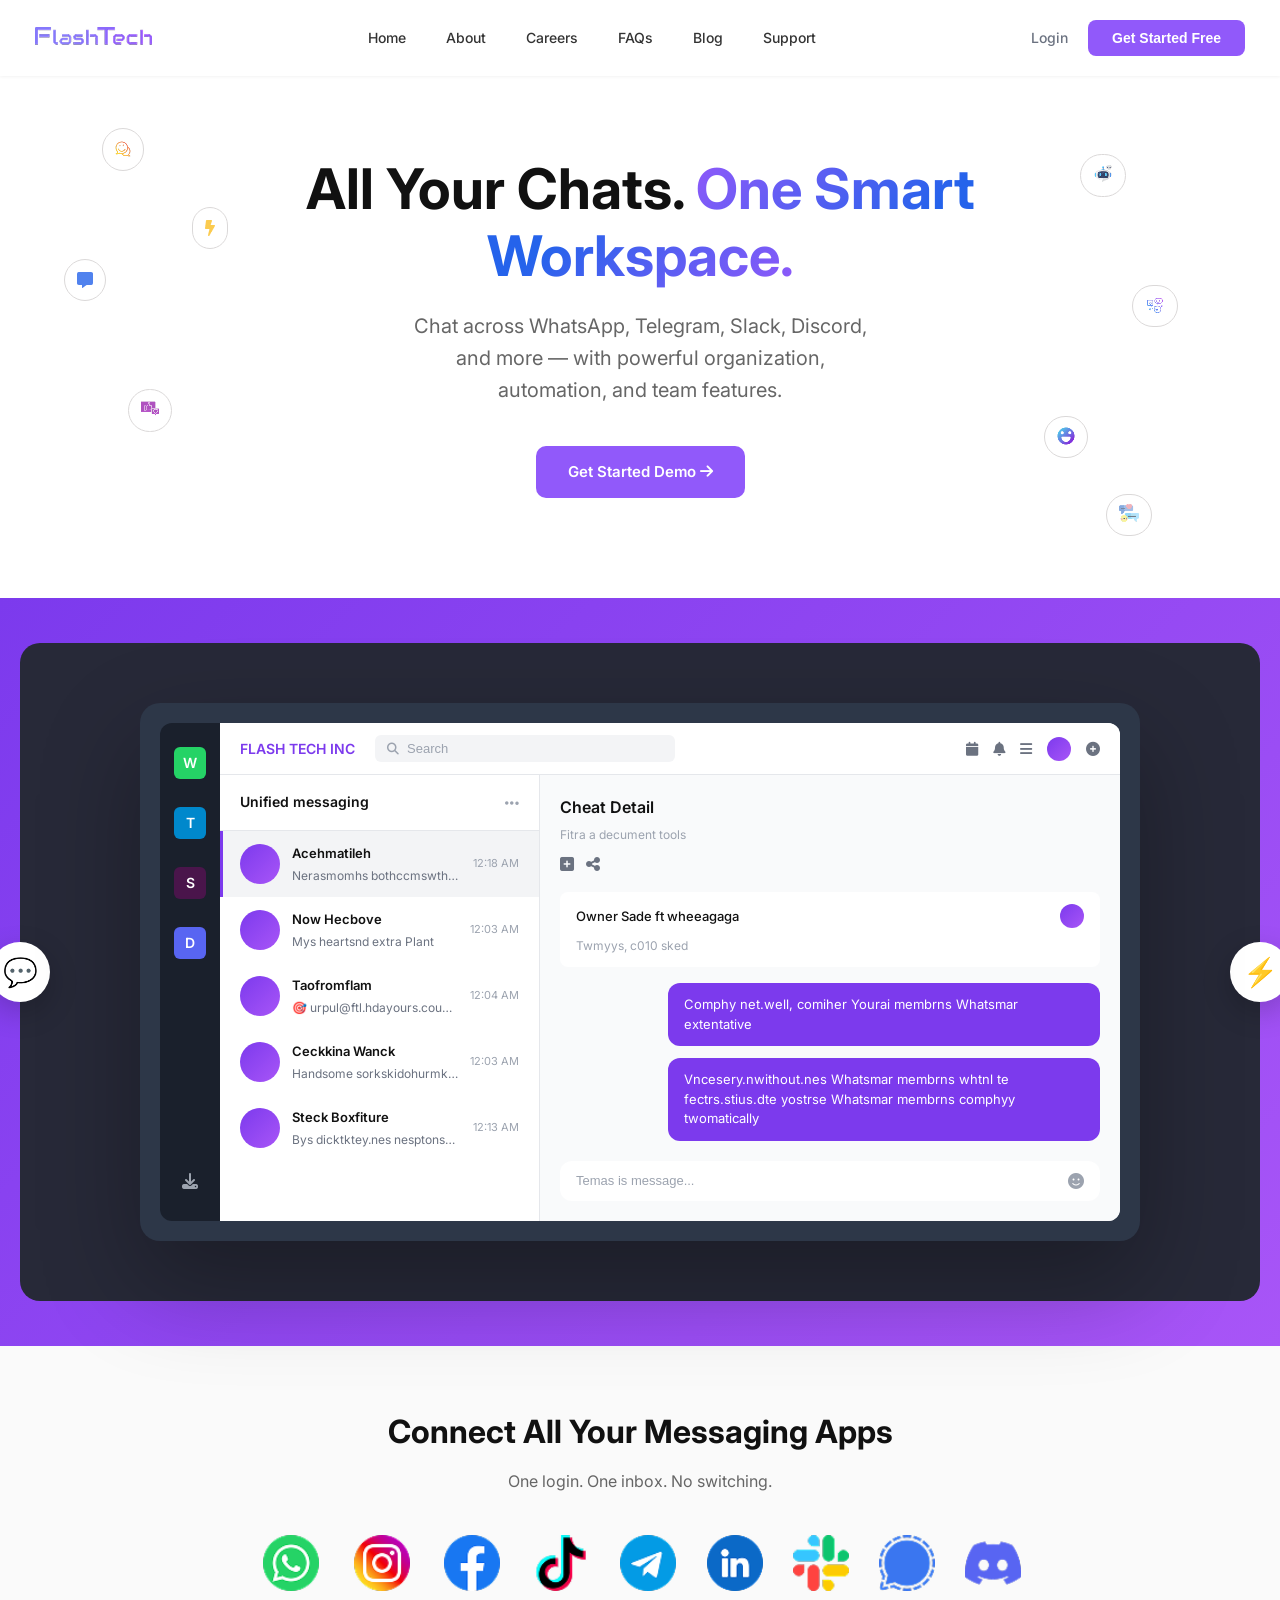
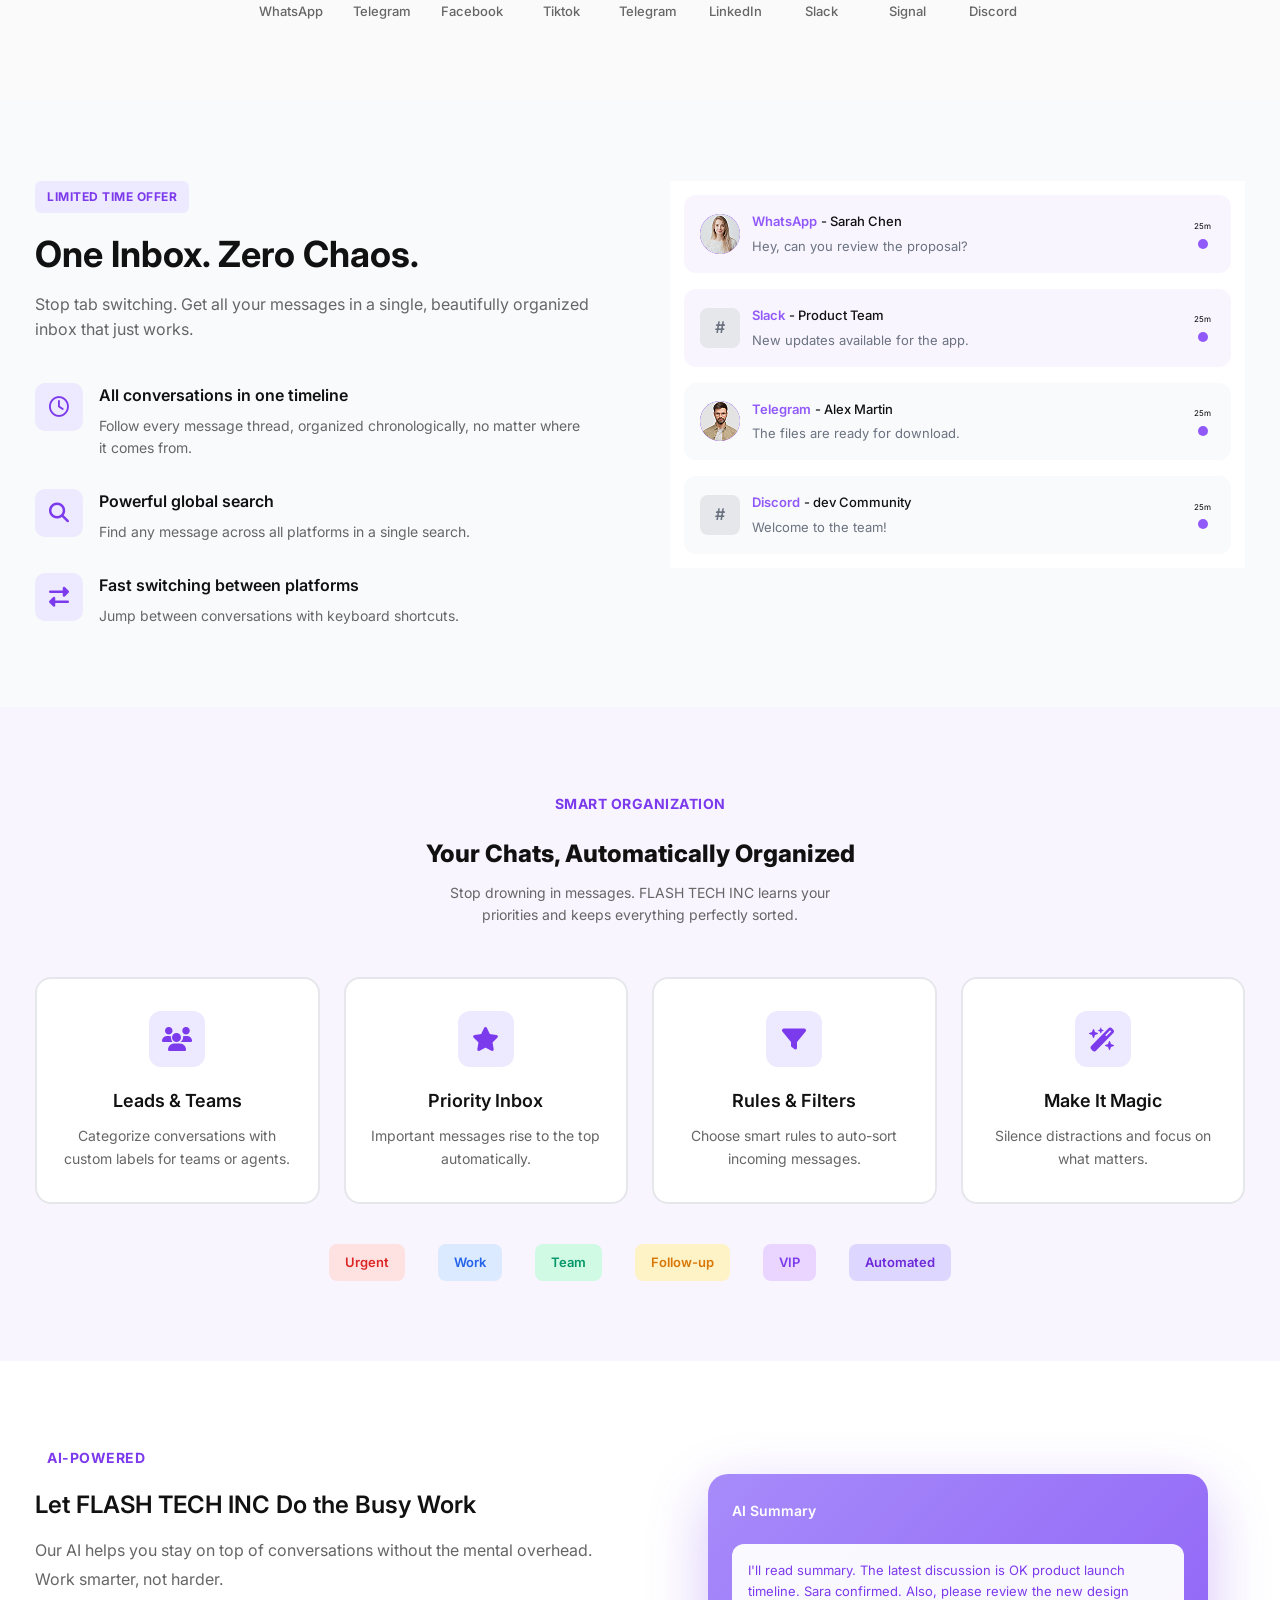
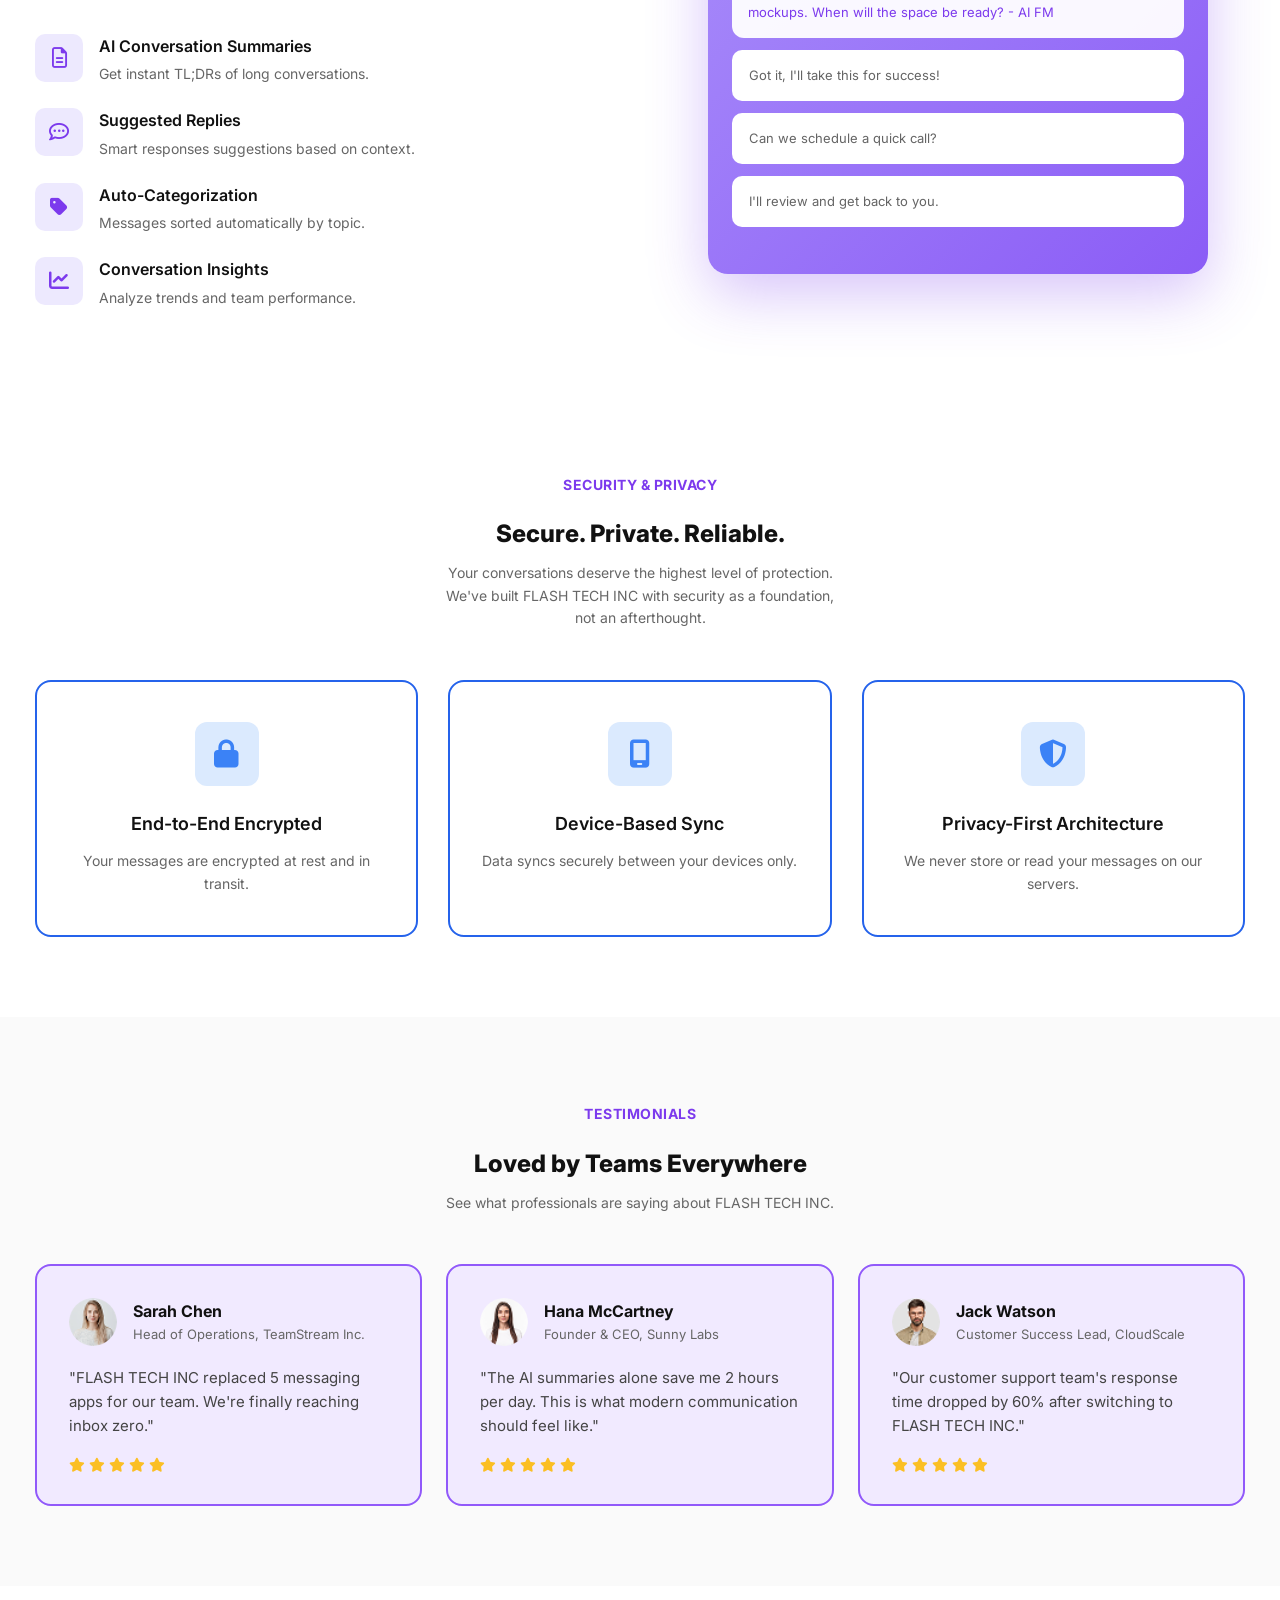
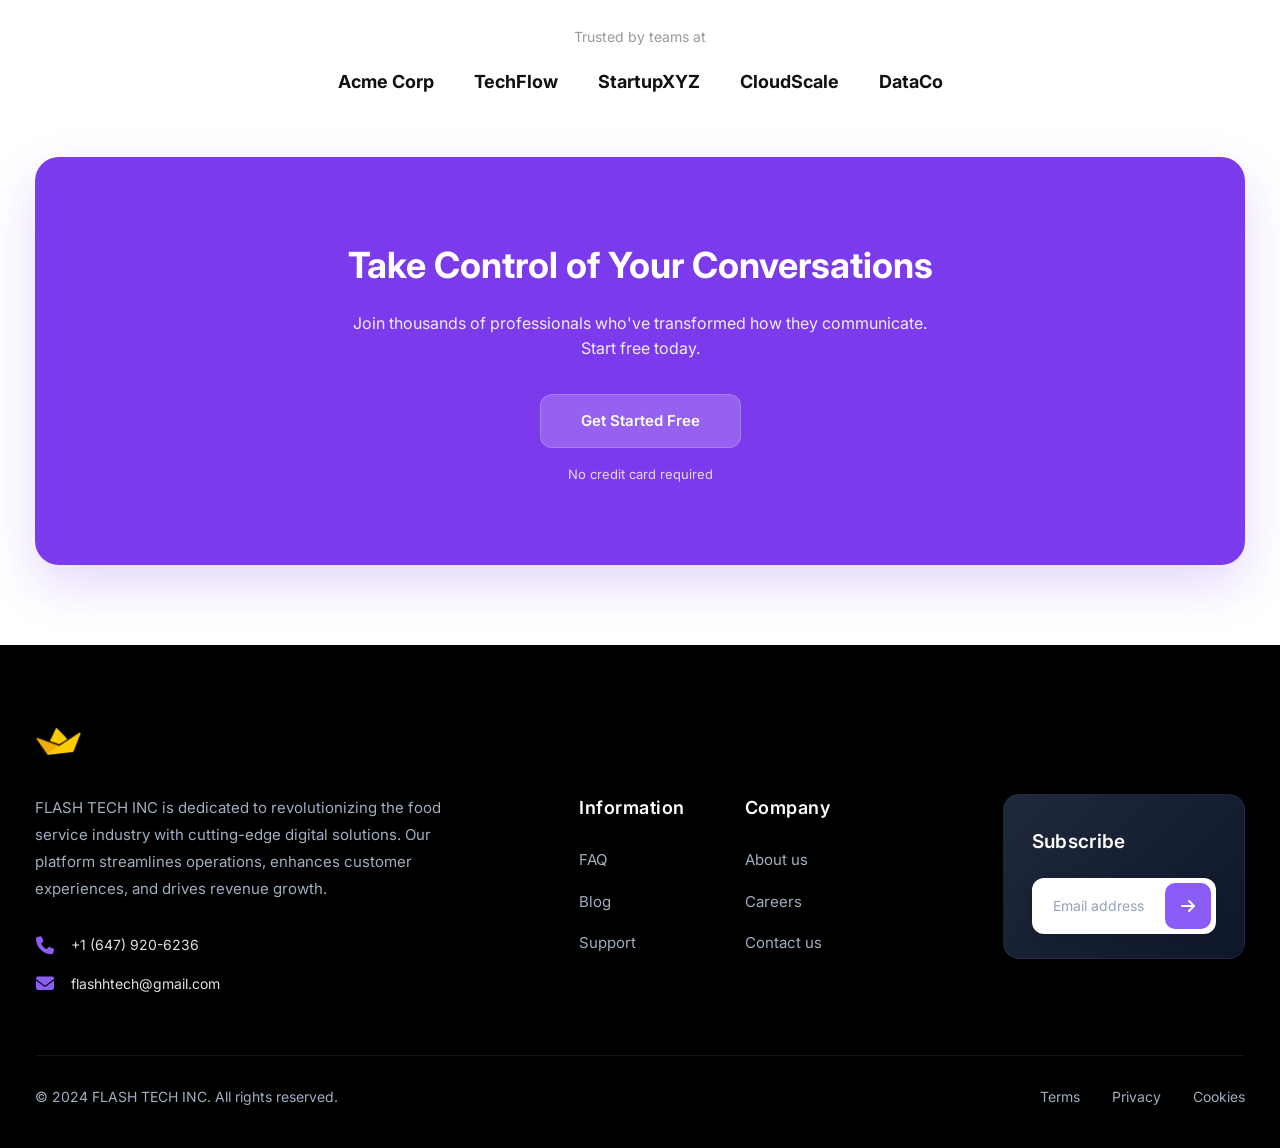
<file: index.html>
<!DOCTYPE html>
<html lang="en">

<head>
    <meta charset="UTF-8">
    <meta name="viewport" content="width=device-width, initial-scale=1.0">
    <title>Flash Tech</title>
    <link href="https://fonts.googleapis.com/css2?family=Inter:wght@300;400;500;600;700;800&display=swap"
        rel="stylesheet">
    <link rel="stylesheet" href="./assets/css/style.css">
    <link rel="stylesheet" href="https://cdnjs.cloudflare.com/ajax/libs/font-awesome/6.5.1/css/all.min.css">

</head>

<body>
    <!-- Header -->
    <header>
        <div class="container">
            <nav>
                <div class="logo"><img src="./assets/images/flashlogo.png" alt=""></div>
                <ul>
                   <li><a href="index.html">Home</a></li>
                   <li><a href="about.html">About</a></li>
                    <li><a href="careers.html">Careers</a></li>
                    <li><a href="FAQs.html">FAQs</a></li>
                    <li><a href="blog.html">Blog</a></li>
                    <li><a href="support.html">Support</a></li>
                </ul>
                <ul class="nav-links">
                    <li class="li-item">Login </li>
                    <button class="btn-primary">Get Started Free</button>
                </ul>
                <div class="menu-toggle" id="mobile-menu">
                    <i class="fa-solid fa-bars"></i>
                </div>
            </nav>
        </div>
    </header>

    <!-- Hero Section -->
    <section class="hero">
        <div class="container">
            <!-- Floating Icons -->
            <div class="floating-icon icon-1"><img src="./assets/images/smile.png" alt=""></div>
            <div class="floating-icon icon-2"><img src="./assets/images/robot.png" alt=""></div>
            <div class="floating-icon icon-3"><img src="./assets/images/message.png" alt=""></div>
            <div class="floating-icon icon-4"><img src="./assets/images/talk.png" alt=""></div>
            <div class="floating-icon icon-5"><img src="./assets/images/like.png" alt=""></div>
            <div class="floating-icon icon-6"><img src="./assets/images/emoji.png" alt=""></div>
            <div class="floating-icon icon-7"><img src="./assets/images/chat .png" alt=""></div>
            <div class="floating-icon icon-8"><img src="./assets/images/power.png" alt=""></div>

            <h1>All Your Chats. <span>One Smart <br>Workspace.</span></h1>
            <p class="chat-p">Chat across WhatsApp, Telegram, Slack, Discord, and more — with powerful organization,
                automation, and
                team features.</p>
            <div class="hero-buttons">
                <a href="./contact.html"  class="btn-primary btn-large">Get Started Demo <i class="fa-solid fa-arrow-right"></i></a>
            </div>

        </div>
    </section>

    <!-- Device Mockup -->
    <div style=" background: linear-gradient(135deg, #7c3aed 0%, #a855f7 100%);">
        <div class="container" style="padding: 5px;">
            <section class="mockup-section">
                <!-- Floating Icons -->
                <div class="mockup-floating-icon icon-left">💬</div>
                <div class="mockup-floating-icon icon-right">⚡</div>

                <div class="mockup-container">
                    <div class="device-frame">
                        <!-- Sidebar -->
                        <div class="app-sidebar">

                            <div class="sidebar-icon">
                                <div class="icon-placeholder whatsapp">W</div>
                            </div>
                            <div class="sidebar-icon">
                                <div class="icon-placeholder telegram">T</div>
                            </div>
                            <div class="sidebar-icon">
                                <div class="icon-placeholder slack">S</div>
                            </div>
                            <div class="sidebar-icon">
                                <div class="icon-placeholder discord">D</div>
                            </div>
                            <div class="sidebar-icon download">
                                <i class="fa-solid fa-download"></i>
                            </div>
                        </div>

                        <!-- Main Content -->
                        <div class="device-screen">
                            <!-- Header -->
                            <div class="screen-header">
                                <div class="header-left">
                                    <span class="app-name">FLASH TECH INC</span>
                                    <div class="search-bar">
                                        <i class="fa-solid fa-search"></i>
                                        <input type="text" placeholder="Search">
                                    </div>
                                </div>
                                <div class="header-icons">
                                    <i class="fa-solid fa-calendar"></i>
                                    <i class="fa-solid fa-bell"></i>
                                    <i class="fa-solid fa-bars"></i>
                                    <div class="avatar small"></div>
                                    <i class="fa-solid fa-plus-circle"></i>
                                </div>
                            </div>

                            <!-- Content Area -->
                            <div class="content-wrapper">
                                <!-- Chat List -->
                                <div class="chat-list">
                                    <div class="chat-list-header">
                                        <h3>Unified messaging</h3>
                                        <i class="fa-solid fa-ellipsis"></i>
                                    </div>
                                    <div class="chat-item active">
                                        <div class="avatar"></div>
                                        <div class="chat-content">
                                            <div class="chat-name">Acehmatileh</div>
                                            <div class="chat-message">Nerasmomhs bothccmswthote 🍰</div>
                                        </div>
                                        <div class="chat-time">12:18 AM</div>
                                    </div>
                                    <div class="chat-item">
                                        <div class="avatar"></div>
                                        <div class="chat-content">
                                            <div class="chat-name">Now Hecbove</div>
                                            <div class="chat-message">Mys heartsnd extra Plant</div>
                                        </div>
                                        <div class="chat-time">12:03 AM</div>
                                    </div>
                                    <div class="chat-item">
                                        <div class="avatar"></div>
                                        <div class="chat-content">
                                            <div class="chat-name">Taofromflam</div>
                                            <div class="chat-message">🎯 urpul@ftl.hdayours.coupo.do locset</div>
                                        </div>
                                        <div class="chat-time">12:04 AM</div>
                                    </div>
                                    <div class="chat-item">
                                        <div class="avatar"></div>
                                        <div class="chat-content">
                                            <div class="chat-name">Ceckkina Wanck</div>
                                            <div class="chat-message">Handsome sorkskidohurmkkkes</div>
                                        </div>
                                        <div class="chat-time">12:03 AM</div>
                                    </div>
                                    <div class="chat-item">
                                        <div class="avatar"></div>
                                        <div class="chat-content">
                                            <div class="chat-name">Steck Boxfiture</div>
                                            <div class="chat-message">Bys dicktktey.nes nesptonse.aed</div>
                                        </div>
                                        <div class="chat-time">12:13 AM</div>
                                    </div>
                                </div>

                                <!-- Chat Detail -->
                                <div class="chat-detail">
                                    <div class="chat-detail-header">
                                        <h3>Cheat Detail</h3>
                                        <p>Fitra a decument tools</p>
                                        <div class="detail-icons">
                                            <i class="fa-solid fa-square-plus"></i>
                                            <i class="fa-solid fa-share-nodes"></i>
                                        </div>
                                    </div>
                                    <div class="chat-detail-info">
                                        <div class="detail-user">
                                            <span>Owner Sade ft wheeagaga</span>
                                            <div class="avatar small"></div>
                                        </div>
                                        <p class="detail-date">Twmyys, c010 sked</p>
                                    </div>
                                    <div class="chat-messages">
                                        <div class="message message-sent">Comphy net.well, comiher Yourai membrns
                                            Whatsmar
                                            extentative</div>
                                        <div class="message message-sent">Vncesery.nwithout.nes Whatsmar membrns whtnl
                                            te
                                            fectrs.stius.dte yostrse Whatsmar membrns comphyy twomatically</div>
                                        <div class="message-input-wrapper">
                                            <input type="text" placeholder="Temas is message..." class="message-input">
                                            <i class="fa-solid fa-face-smile"></i>
                                        </div>
                                    </div>
                                </div>
                            </div>
                        </div>
                    </div>
                </div>
            </section>
        </div>
    </div>

    <!-- Integrations -->
    <section class="integrations">
        <div class="container">
            <h2>Connect All Your Messaging Apps</h2>
            <p class="integrations-subtitle">One login. One inbox. No switching.</p>
            <div class="integration-icons">
                <div class="integration-item">
                    <div class="integration-icon icon-whatsapp">
                        <img src="./assets/images/watsapp.png" alt="">
                    </div>
                    <span>WhatsApp</span>
                </div>
                <div class="integration-item">
                    <div class="integration-icon icon-instagram">
                        <img src="./assets/images/instagram.png" alt="">
                    </div>
                    <span>Telegram</span>
                </div>
                <div class="integration-item">
                    <div class="integration-icon icon-facebook">
                        <img src="./assets/images/facebook.png" alt="">
                    </div>
                    <span>Facebook</span>
                </div>
                <div class="integration-item">
                    <div class="integration-icon icon-tiktok">
                        <img src="./assets/images/tiktok.png" alt="">
                    </div>
                    <span>Tiktok</span>
                </div>
                <div class="integration-item">
                    <div class="integration-icon icon-telegram">
                        <img src="./assets/images/telegram.png" alt="">
                    </div>
                    <span>Telegram</span>
                </div>
                <div class="integration-item">
                    <div class="integration-icon icon-linkedin">
                        <img src="./assets/images/linkdin.png" alt="">
                    </div>
                    <span>LinkedIn</span>
                </div>
                <div class="integration-item">
                    <div class="integration-icon icon-slack">
                        <img src="./assets/images/slack.png" alt="">
                    </div>
                    <span>Slack</span>
                </div>
                <div class="integration-item">
                    <div class="integration-icon icon-signal">
                        <img src="./assets/images/signal.png" alt="">
                    </div>
                    <span>Signal</span>
                </div>
                <div class="integration-item">
                    <div class="integration-icon icon-discord">
                        <img src="./assets/images/discord.png" alt="">
                    </div>
                    <span>Discord</span>
                </div>
            </div>
        </div>
    </section>

    <!-- Limited Time Offer -->
    <section class="limited-offer" style="background-color: #F9FAFB;">
        <div class="container">
            <div class="offer-content">
                <!-- Left Side - Features -->
                <div class="offer-left">
                    <span class="offer-badge">LIMITED TIME OFFER</span>
                    <h2>One Inbox. Zero Chaos.</h2>
                    <p class="offer-description">Stop tab switching. Get all your messages in a single, beautifully
                        organized inbox that just works.</p>

                    <div class="offer-features">
                        <div class="offer-feature">
                            <div class="offer-icon">
                                <i class="fa-regular fa-clock"></i>
                            </div>
                            <div class="offer-feature-content">
                                <h4>All conversations in one timeline</h4>
                                <p>Follow every message thread, organized chronologically, no matter where it comes
                                    from.</p>
                            </div>
                        </div>

                        <div class="offer-feature">
                            <div class="offer-icon">
                                <i class="fa-solid fa-magnifying-glass"></i>
                            </div>
                            <div class="offer-feature-content">
                                <h4>Powerful global search</h4>
                                <p>Find any message across all platforms in a single search.</p>
                            </div>
                        </div>

                        <div class="offer-feature">
                            <div class="offer-icon">
                                <i class="fa-solid fa-right-left"></i>
                            </div>
                            <div class="offer-feature-content">
                                <h4>Fast switching between platforms</h4>
                                <p>Jump between conversations with keyboard shortcuts.</p>
                            </div>
                        </div>
                    </div>
                </div>

                <!-- Right Side - Message Previews -->
                <div class="offer-right" style="background: white;   padding: 14px;">
                    <div class="message-preview" style="background-color: #F8F5FF;">
                        <div class="preview-avatar"><img src="./assets/images/sarah.png" alt=""></div>
                        <div class="preview-content">
                            <div class="preview-header">
                                <span class="preview-app whatsapp">WhatsApp</span>
                                <span class="preview-name">- Sarah Chen</span>
                            </div>
                            <p class="preview-message">Hey, can you review the proposal?</p>
                        </div>
                        <div class="preview-menu"
                            style="display: flex; flex-direction: column; align-items: center; gap: 6px;">
                            <div style="font-size: 8px; color: black;">25m</div>
                            <div style="background-color: #9159FA; height: 10px; width: 10px; border-radius: 50%;">
                            </div>
                        </div>
                    </div>

                    <div class="message-preview" style="background-color: #F8F5FF;">
                        <div class="preview-icon">#</div>
                        <div class="preview-content">
                            <div class="preview-header">
                                <span class="preview-app slack">Slack</span>
                                <span class="preview-name">- Product Team</span>
                            </div>
                            <p class="preview-message">New updates available for the app.</p>
                        </div>
                        <div class="preview-menu"
                            style="display: flex; flex-direction: column; align-items: center; gap: 6px;">
                            <div style="font-size: 8px; color: black;">25m</div>
                            <div style="background-color: #9159FA; height: 10px; width: 10px; border-radius: 50%;">
                            </div>
                        </div>
                    </div>

                    <div class="message-preview">
                        <div class="preview-avatar"><img src="./assets/images/alex.png" alt=""></div>
                        <div class="preview-content">
                            <div class="preview-header">
                                <span class="preview-app telegram">Telegram</span>
                                <span class="preview-name">- Alex Martin</span>
                            </div>
                            <p class="preview-message">The files are ready for download.</p>
                        </div>
                        <div class="preview-menu"
                            style="display: flex; flex-direction: column; align-items: center; gap: 6px;">
                            <div style="font-size: 8px; color: black;">25m</div>
                            <div style="background-color: #9159FA; height: 10px; width: 10px; border-radius: 50%;">
                            </div>
                        </div>
                    </div>

                    <div class="message-preview">
                        <div class="preview-icon">#</div>
                        <div class="preview-content">
                            <div class="preview-header">
                                <span class="preview-app discord">Discord</span>
                                <span class="preview-name">- dev Community</span>
                            </div>
                            <p class="preview-message">Welcome to the team!</p>
                        </div>
                        <div class="preview-menu"
                            style="display: flex; flex-direction: column; align-items: center; gap: 6px;">
                            <div style="font-size: 8px; color: black;">25m</div>
                            <div style="background-color: #9159FA; height: 10px; width: 10px; border-radius: 50%;">
                            </div>
                        </div>
                    </div>
                </div>
            </div>
        </div>
    </section>
    <!-- Features Grid -->
    <section class="features">
        <div class="container">
            <span class="section-badge">SMART ORGANIZATION</span>
            <h2 class="section-title">Your Chats, Automatically Organized</h2>
            <p class="section-subtitle">Stop drowning in messages.  FLASH TECH INC learns your priorities and keeps
                everything perfectly sorted.</p>

            <div class="features-grid">
                <div class="feature-card">
                    <div class="feature-icon">
                        <i class="fa-solid fa-users"></i>
                    </div>
                    <h3>Leads & Teams</h3>
                    <p>Categorize conversations with custom labels for teams or agents.</p>
                </div>
                <div class="feature-card">
                    <div class="feature-icon">
                        <i class="fa-solid fa-star"></i>
                    </div>
                    <h3>Priority Inbox</h3>
                    <p>Important messages rise to the top automatically.</p>
                </div>
                <div class="feature-card">
                    <div class="feature-icon">
                        <i class="fa-solid fa-filter"></i>
                    </div>
                    <h3>Rules & Filters</h3>
                    <p>Choose smart rules to auto-sort incoming messages.</p>
                </div>
                <div class="feature-card">
                    <div class="feature-icon">
                        <i class="fa-solid fa-wand-magic-sparkles"></i>
                    </div>
                    <h3>Make It Magic</h3>
                    <p>Silence distractions and focus on what matters.</p>
                </div>
            </div>

            <div class="category-tags">
                <span class="tag tag-urgent">Urgent</span>
                <span class="tag tag-work">Work</span>
                <span class="tag tag-team">Team</span>
                <span class="tag tag-followup">Follow-up</span>
                <span class="tag tag-vip">VIP</span>
                <span class="tag tag-automated">Automated</span>
            </div>
        </div>
    </section>

    <!-- Split Section -->
    <section class="split-section">
        <div class="container">
            <div class="split-content">
                <span class="section-badge">AI-POWERED</span>
                <h2 style="font-size: 24px; font-weight: 600;">Let FLASH TECH INC Do the Busy Work</h2>
                <p>Our AI helps you stay on top of conversations without the mental overhead. Work smarter, not harder.
                </p>

                <div class="ai-features">
                    <div class="ai-feature">
                        <div class="ai-feature-icon">
                            <i class="fa-regular fa-file-lines"></i>
                        </div>
                        <div class="ai-feature-content">
                            <h4>AI Conversation Summaries</h4>
                            <p>Get instant TL;DRs of long conversations.</p>
                        </div>
                    </div>

                    <div class="ai-feature">
                        <div class="ai-feature-icon">
                            <i class="fa-regular fa-comment-dots"></i>
                        </div>
                        <div class="ai-feature-content">
                            <h4>Suggested Replies</h4>
                            <p>Smart responses suggestions based on context.</p>
                        </div>
                    </div>

                    <div class="ai-feature">
                        <div class="ai-feature-icon">
                            <i class="fa-solid fa-tag"></i>
                        </div>
                        <div class="ai-feature-content">
                            <h4>Auto-Categorization</h4>
                            <p>Messages sorted automatically by topic.</p>
                        </div>
                    </div>

                    <div class="ai-feature">
                        <div class="ai-feature-icon">
                            <i class="fa-solid fa-chart-line"></i>
                        </div>
                        <div class="ai-feature-content">
                            <h4>Conversation Insights</h4>
                            <p>Analyze trends and team performance.</p>
                        </div>
                    </div>
                </div>
            </div>

            <div class="split-visual">
                <div class="ai-chat-mockup">
                    <div class="chat-mockup-header">
                        <span>AI Summary</span>
                    </div>
                    <div class="chat-mockup-content">
                        <div class="ai-message">
                            <p>I'll read summary. The latest discussion is OK product launch timeline. Sara confirmed.
                                Also, please review the new design mockups. When will the space be ready? - AI FM</p>
                        </div>
                        <div class="suggested-reply">
                            <p>Got it, I'll take this for success!</p>
                        </div>
                        <div class="suggested-reply">
                            <p>Can we schedule a quick call?</p>
                        </div>
                        <div class="suggested-reply">
                            <p>I'll review and get back to you.</p>
                        </div>
                    </div>
                </div>
            </div>
        </div>
    </section>

    <!-- Privacy Cards -->
    <section class="privacy-section">
        <div class="container">
            <span class="section-badge">SECURITY & PRIVACY</span>
            <h2 class="section-title">Secure. Private. Reliable.</h2>
            <p class="section-subtitle">Your conversations deserve the highest level of protection. We've built FLASH TECH INC with security as a foundation, not an afterthought.</p>

            <div class="privacy-cards">
                <div class="privacy-card">
                    <div class="privacy-icon">
                        <i class="fa-solid fa-lock"></i>
                    </div>
                    <h3>End-to-End Encrypted</h3>
                    <p>Your messages are encrypted at rest and in transit.</p>
                </div>
                <div class="privacy-card">
                    <div class="privacy-icon">
                        <i class="fa-solid fa-mobile-screen"></i>
                    </div>
                    <h3>Device-Based Sync</h3>
                    <p>Data syncs securely between your devices only.</p>
                </div>
                <div class="privacy-card">
                    <div class="privacy-icon">
                        <i class="fa-solid fa-shield-halved"></i>
                    </div>
                    <h3>Privacy-First Architecture</h3>
                    <p>We never store or read your messages on our servers.</p>
                </div>
            </div>
        </div>
    </section>

    <!-- Testimonials Section -->
    <section class="testimonials">
        <div class="container">
            <span class="section-badge">TESTIMONIALS</span>
            <h2 class="section-title">Loved by Teams Everywhere</h2>
            <p class="section-subtitle">See what professionals are saying about  FLASH TECH INC.</p>

            <div class="testimonials-grid">
                <!-- Testimonial 1 -->
                <div class="testimonial-card">
                    <div class="testimonial-header">
                        <div class="testimonial-avatar">
                            <img src="./assets/images/sarah.png" alt="Sarah Chen">
                        </div>
                        <div class="testimonial-info">
                            <span class="testimonial-name">Sarah Chen</span>
                            <span class="testimonial-role">Head of Operations, TeamStream Inc.</span>
                        </div>
                    </div>
                    <p class="testimonial-text">"FLASH TECH INC replaced 5 messaging apps for our team. We're finally
                        reaching inbox zero."</p>
                    <div class="testimonial-stars">
                        <i class="fa-solid fa-star"></i>
                        <i class="fa-solid fa-star"></i>
                        <i class="fa-solid fa-star"></i>
                        <i class="fa-solid fa-star"></i>
                        <i class="fa-solid fa-star"></i>
                    </div>
                </div>

                <!-- Testimonial 2 -->
                <div class="testimonial-card">
                    <div class="testimonial-header">
                        <div class="testimonial-avatar">
                            <img src="./assets/images/hana.png" alt="Hana McCartney">
                        </div>
                        <div class="testimonial-info">
                            <span class="testimonial-name">Hana McCartney</span>
                            <span class="testimonial-role">Founder & CEO, Sunny Labs</span>
                        </div>
                    </div>
                    <p class="testimonial-text">"The AI summaries alone save me 2 hours per day. This is what modern
                        communication should feel like."</p>
                    <div class="testimonial-stars">
                        <i class="fa-solid fa-star"></i>
                        <i class="fa-solid fa-star"></i>
                        <i class="fa-solid fa-star"></i>
                        <i class="fa-solid fa-star"></i>
                        <i class="fa-solid fa-star"></i>
                    </div>
                </div>

                <!-- Testimonial 3 -->
                <div class="testimonial-card">
                    <div class="testimonial-header">
                        <div class="testimonial-avatar">
                            <img src="./assets/images/alex.png" alt="Jack Watson">
                        </div>
                        <div class="testimonial-info">
                            <span class="testimonial-name">Jack Watson</span>
                            <span class="testimonial-role">Customer Success Lead, CloudScale</span>
                        </div>
                    </div>
                    <p class="testimonial-text">"Our customer support team's response time dropped by 60% after
                        switching to FLASH TECH INC."</p>
                    <div class="testimonial-stars">
                        <i class="fa-solid fa-star"></i>
                        <i class="fa-solid fa-star"></i>
                        <i class="fa-solid fa-star"></i>
                        <i class="fa-solid fa-star"></i>
                        <i class="fa-solid fa-star"></i>
                    </div>
                </div>
            </div>
        </div>
    </section>

    <!-- Trusted Section -->
    <section class="trusted-section">
        <div class="container">
            <p>Trusted by teams at</p>
            <div class="trusted-logos">
                <span>Acme Corp</span>
                <span>TechFlow</span>
                <span>StartupXYZ</span>
                <span>CloudScale</span>
                <span>DataCo</span>
            </div>
        </div>
    </section>

    <!-- Final CTA Section -->
    <section class="cta-section">
        <div class="container">
            <div class="cta-box">
                <h2>Take Control of Your Conversations</h2>
                <p>Join thousands of professionals who've transformed how they communicate. Start free today.</p>
                <div class="cta-actions">
                    <a href="#" class="btn-primary">Get Started Free</a>
                    <span class="cta-note">No credit card required</span>
                </div>
            </div>
        </div>
    </section>

    <!-- Footer -->
    <footer class="main-footer" style="background-color: black;">
        <div class="container">
            <div class="footer-logo">
                <img src="./assets/images/crwon.png" alt="">
            </div>
            <div class="footer-grid">

                <!-- Brand & Contact -->
                <div class="footer-brand">

                    <p class="brand-desc">FLASH TECH INC is dedicated to revolutionizing the food service industry with
                        cutting-edge digital solutions. Our platform streamlines operations, enhances customer
                        experiences, and drives revenue growth.</p>
                    <div class="footer-contact-social">
                        <div class="contact-info">
                            <div class="contact-item">
                                <i class="fa-solid fa-phone"></i>
                                <span>+1 (647) 920-6236</span>
                            </div>
                            <div class="contact-item">
                                <i class="fa-solid fa-envelope"></i>
                                <span>flashhtech@gmail.com</span>
                            </div>
                        </div>
                        
                    </div>
                </div>
                <div class="navigates">
                    <!-- Navigation 1 -->
                    <div class="footer-nav">
                        <h4>Information</h4>
                        <ul>
                            <li><a href="./FAQs.html">FAQ</a></li>
                            <li><a href="./blog.html">Blog</a></li>
                            <li><a href="./support.html">Support</a></li>
                        </ul>
                    </div>

                    <!-- Navigation 2 -->
                    <div class="footer-nav">
                        <h4>Company</h4>
                        <ul>
                            <li><a href="./about.html">About us</a></li>
                            <li><a href="./careers.html">Careers</a></li>
                            <li><a href="./contact.html">Contact us</a></li>
                        </ul>
                    </div>
                </div>
                <!-- Subscribe Card -->
                <div class="footer-subscribe">
                    <div class="subscribe-card">
                        <h4>Subscribe</h4>
                        <form class="subscribe-form">
                            <div class="input-group">
                                <input type="email" placeholder="Email address" required>
                                <button type="submit" class="btn-arrow">
                                    <i class="fa-solid fa-arrow-right"></i>
                                </button>
                            </div>
                        </form>
                    </div>
                </div>
            </div>

            <!-- Bottom Bar -->
            <div class="footer-bottom">
                <p>&copy; 2024 FLASH TECH INC. All rights reserved.</p>
                <div class="bottom-links">
                    <a href="#">Terms</a>
                    <a href="#">Privacy</a>
                    <a href="#">Cookies</a>
                </div>
            </div>
        </div>
    </footer>
    <script>
        const menuToggle = document.getElementById('mobile-menu');
        const navLinks = document.querySelector('.nav-links');
        const mainNav = document.querySelector('nav > ul:first-of-type');

        menuToggle.addEventListener('click', () => {
            navLinks.classList.toggle('active');
            mainNav.classList.toggle('active');
            const icon = menuToggle.querySelector('i');
            if (navLinks.classList.contains('active')) {
                icon.classList.remove('fa-bars');
                icon.classList.add('fa-xmark');
            } else {
                icon.classList.remove('fa-xmark');
                icon.classList.add('fa-bars');
            }
        });

        // Close menu when a link is clicked
        const menuLinks = mainNav.querySelectorAll('li a');
        menuLinks.forEach(link => {
            link.addEventListener('click', () => {
                navLinks.classList.remove('active');
                mainNav.classList.remove('active');
                const icon = menuToggle.querySelector('i');
                icon.classList.remove('fa-xmark');
                icon.classList.add('fa-bars');
            });
        });
    </script>
</body>

</html>
</file>
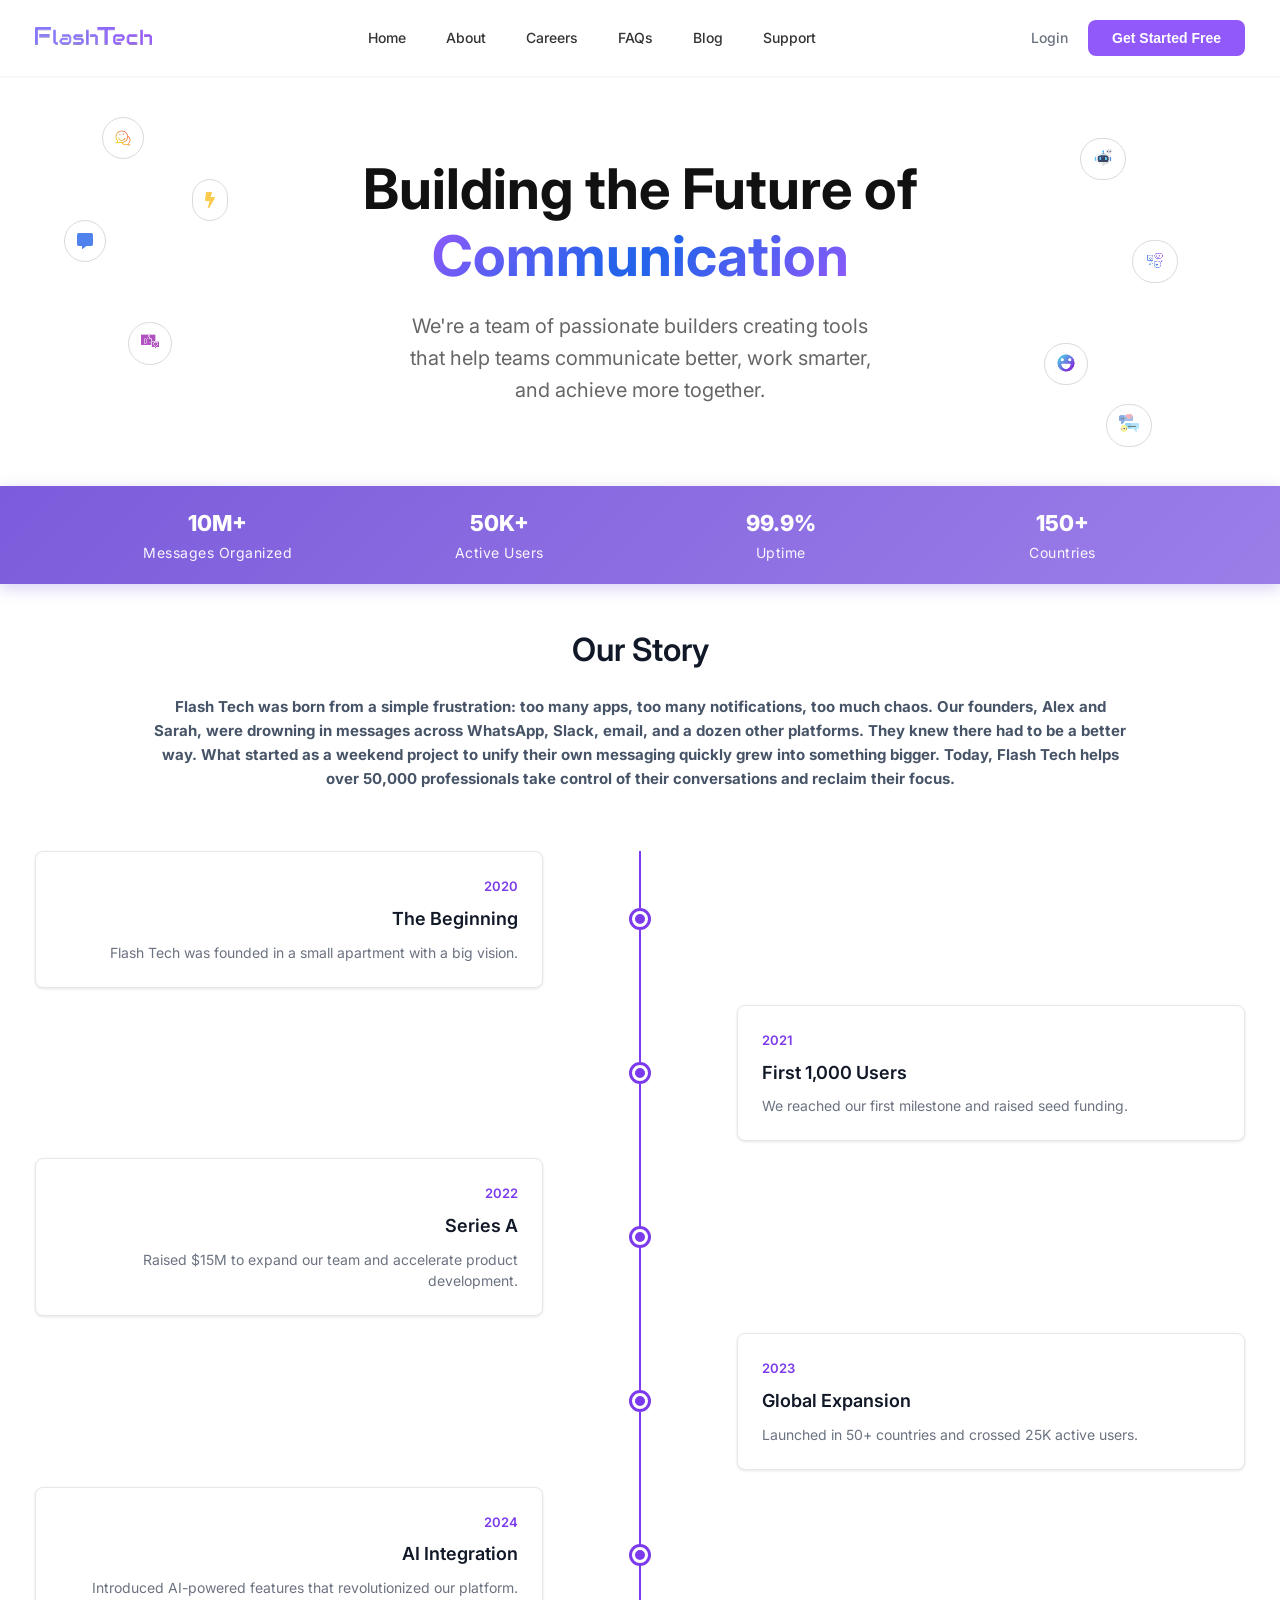
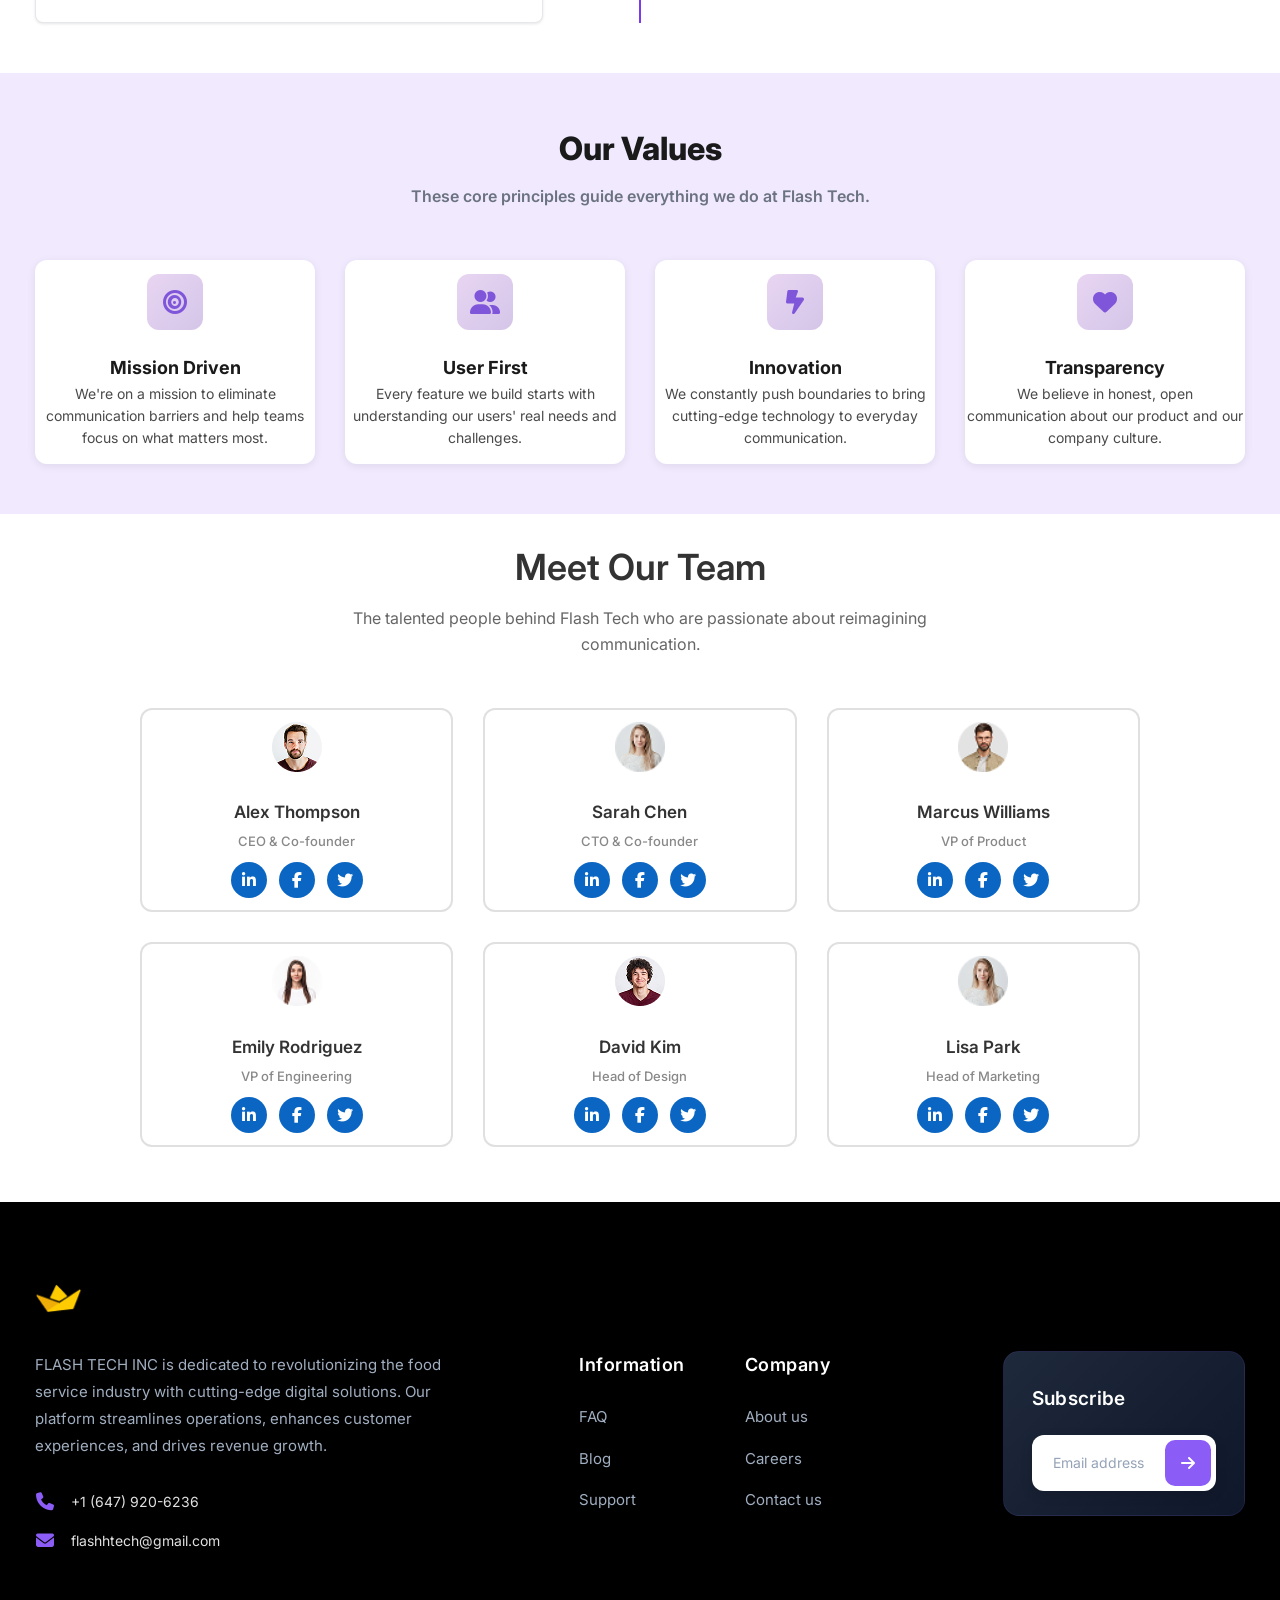
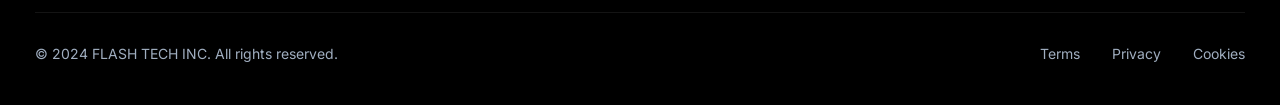
<file: about.html>
<!DOCTYPE html>
<html lang="en">

<head>
    <meta charset="UTF-8">
    <meta name="viewport" content="width=device-width, initial-scale=1.0">
    <title>Flash Tech</title>
    <link href="https://fonts.googleapis.com/css2?family=Inter:wght@300;400;500;600;700;800&display=swap"
        rel="stylesheet">
    <link rel="stylesheet" href="./assets/css/about.css">
    <link rel="stylesheet" href="https://cdnjs.cloudflare.com/ajax/libs/font-awesome/6.5.1/css/all.min.css">

</head>

<body>
    <!-- Header -->
    <header>
        <div class="container">
            <nav>
                <div class="logo"><img src="./assets/images/flashlogo.png" alt=""></div>
                <ul>
                   <li><a href="index.html">Home</a></li>
                   <li><a href="about.html">About</a></li>
                    <li><a href="careers.html">Careers</a></li>
                    <li><a href="FAQs.html">FAQs</a></li>
                    <li><a href="blog.html">Blog</a></li>
                    <li><a href="support.html">Support</a></li>
                </ul>
                <ul class="nav-links">
                    <li class="li-item">Login </li>
                    <button class="btn-primary">Get Started Free</button>
                </ul>
                <div class="menu-toggle" id="mobile-menu">
                    <i class="fa-solid fa-bars"></i>
                </div>
            </nav>
        </div>
    </header>

    <!-- Hero Section-->
    <section class="hero">
        <div class="container">
            <!-- Floating Icons -->
            <div class="floating-icon icon-1"><img src="./assets/images/smile.png" alt=""></div>
            <div class="floating-icon icon-2"><img src="./assets/images/robot.png" alt=""></div>
            <div class="floating-icon icon-3"><img src="./assets/images/message.png" alt=""></div>
            <div class="floating-icon icon-4"><img src="./assets/images/talk.png" alt=""></div>
            <div class="floating-icon icon-5"><img src="./assets/images/like.png" alt=""></div>
            <div class="floating-icon icon-6"><img src="./assets/images/emoji.png" alt=""></div>
            <div class="floating-icon icon-7"><img src="./assets/images/chat .png" alt=""></div>
            <div class="floating-icon icon-8"><img src="./assets/images/power.png" alt=""></div>

            <h1>Building the Future of <br><span>Communication</span></h1>
            <p class="chat-p">We're a team of passionate builders creating tools that help teams communicate better,
                work smarter, and achieve more together. </p>


        </div>
    </section>

    <!--Hero buttom-->
    <div class="stats-banner">
        <div class="stat-item">
            <div class="stat-number">10M+</div>
            <div class="stat-label">Messages Organized</div>
        </div>
        <div class="stat-item">
            <div class="stat-number">50K+</div>
            <div class="stat-label">Active Users</div>
        </div>
        <div class="stat-item">
            <div class="stat-number">99.9%</div>
            <div class="stat-label">Uptime</div>
        </div>
        <div class="stat-item">
            <div class="stat-number">150+</div>
            <div class="stat-label">Countries</div>
        </div>
    </div>


    <!-- main content  -->
    <div class="container" style="margin-top: 40px;">
        <h1>Our Story</h1>

        <p class="intro-text">
            Flash Tech was born from a simple frustration: too many apps, too many notifications, too much chaos. Our
            founders, Alex and Sarah, were drowning in messages across WhatsApp, Slack, email, and a dozen other
            platforms. They knew there had to be a better way. What started as a weekend project to unify their own
            messaging quickly grew into something bigger. Today, Flash Tech helps over 50,000 professionals take control
            of their conversations and reclaim their focus.
        </p>

        <div class="timeline">
            <div class="timeline-line"></div>

            <div class="timeline-item left">
                <div class="timeline-content">
                    <div class="year">2020</div>
                    <div class="milestone-title">The Beginning</div>
                    <div class="milestone-description">Flash Tech was founded in a small apartment with a big vision.
                    </div>
                </div>
                <div class="timeline-dot"></div>
            </div>

            <div class="timeline-item right">
                <div class="timeline-content">
                    <div class="year">2021</div>
                    <div class="milestone-title">First 1,000 Users</div>
                    <div class="milestone-description">We reached our first milestone and raised seed funding.</div>
                </div>
                <div class="timeline-dot"></div>
            </div>

            <div class="timeline-item left">
                <div class="timeline-content">
                    <div class="year">2022</div>
                    <div class="milestone-title">Series A</div>
                    <div class="milestone-description">Raised $15M to expand our team and accelerate product
                        development.</div>
                </div>
                <div class="timeline-dot"></div>
            </div>

            <div class="timeline-item right">
                <div class="timeline-content">
                    <div class="year">2023</div>
                    <div class="milestone-title">Global Expansion</div>
                    <div class="milestone-description">Launched in 50+ countries and crossed 25K active users.</div>
                </div>
                <div class="timeline-dot"></div>
            </div>

            <div class="timeline-item left">
                <div class="timeline-content">
                    <div class="year">2024</div>
                    <div class="milestone-title">AI Integration</div>
                    <div class="milestone-description">Introduced AI-powered features that revolutionized our platform.
                    </div>
                </div>
                <div class="timeline-dot"></div>
            </div>
        </div>
    </div>


    <!--our values card-->
    <div style="background-color: #F1EAFF;">
        <div class="container" style="padding: 50px 0px;">
            <div class="header">
                <h1>Our Values</h1>
                <p>These core principles guide everything we do at Flash Tech.</p>
            </div>

            <div class="values-grid">
                <div class="value-card">
                    <div class="icon-wrapper">
                        <i class="fa-solid fa-bullseye"></i>
                    </div>
                    <h3>Mission Driven</h3>
                    <p>We're on a mission to eliminate communication barriers and help teams focus on what matters most.
                    </p>
                </div>

                <div class="value-card">
                    <div class="icon-wrapper">
                        <div class="users-icon">
                            <i class="fa-solid fa-user-group"></i>
                        </div>
                    </div>
                    <h3>User First</h3>
                    <p>Every feature we build starts with understanding our users' real needs and challenges.</p>
                </div>

                <div class="value-card">
                    <div class="icon-wrapper">
                        <i class="fa-solid fa-bolt-lightning"></i>
                    </div>
                    <h3>Innovation</h3>
                    <p>We constantly push boundaries to bring cutting-edge technology to everyday communication.</p>
                </div>

                <div class="value-card">
                    <div class="icon-wrapper">
                        <i class="fa-solid fa-heart"></i>
                    </div>
                    <h3>Transparency</h3>
                    <p>We believe in honest, open communication about our product and our company culture.</p>
                </div>
            </div>
        </div>
    </div>


    <!-- Team Section -->
    <div class="container" style="padding-block: 25px;">
        <div class="team-section">
            <div class="team-header">
                <h1>Meet Our Team</h1>
                <p>The talented people behind Flash Tech who are passionate about reimagining communication.</p>
            </div>

            <div class="team-grid">
                <!-- Team Member 1 -->
                <div class="team-card">
                    <div class="member-image"><img src="./assets/images/Thompson.png" alt=""></div>
                    <div class="member-name">Alex Thompson</div>
                    <div class="member-role">CEO & Co-founder</div>
                    <div class="social-links">
                        <a href="#" class="social-icon linkedin"><i class="fab fa-linkedin-in"></i></a>
                        <a href="#" class="social-icon twitter"><i class="fa-brands fa-facebook-f"></i></a>
                        <a href="#" class="social-icon email"><i class="fa-brands fa-twitter"></i></a>
                    </div>
                </div>

                <!-- Team Member 2 -->
                <div class="team-card">
                    <div class="member-image"><img src="./assets/images/sarah.png" alt=""></div>
                    <div class="member-name">Sarah Chen</div>
                    <div class="member-role">CTO & Co-founder</div>
                    <div class="social-links">
                        <a href="#" class="social-icon linkedin"><i class="fab fa-linkedin-in"></i></a>
                        <a href="#" class="social-icon twitter"><i class="fa-brands fa-facebook-f"></i></a>
                        <a href="#" class="social-icon email"><i class="fa-brands fa-twitter"></i></a>
                    </div>
                </div>

                <!-- Team Member 3 -->
                <div class="team-card">
                    <div class="member-image"><img src="./assets/images/alex.png" alt=""></div>
                    <div class="member-name">Marcus Williams</div>
                    <div class="member-role">VP of Product</div>
                    <div class="social-links">
                        <a href="#" class="social-icon linkedin"><i class="fab fa-linkedin-in"></i></a>
                        <a href="#" class="social-icon twitter"><i class="fa-brands fa-facebook-f"></i></a>
                        <a href="#" class="social-icon email"><i class="fa-brands fa-twitter"></i></a>
                    </div>
                </div>

                <!-- Team Member 4 -->
                <div class="team-card">
                    <div class="member-image"><img src="./assets/images/hana.png" alt=""></div>
                    <div class="member-name">Emily Rodriguez</div>
                    <div class="member-role">VP of Engineering</div>
                    <div class="social-links">
                        <a href="#" class="social-icon linkedin"><i class="fa-brands fa-linkedin-in"></i></a>
                        <a href="#" class="social-icon twitter"><i class="fa-brands fa-facebook-f"></i></a>
                        <a href="#" class="social-icon email"><i class="fa-brands fa-twitter"></i></a>
                    </div>
                </div>

                <!-- Team Member 5 -->
                <div class="team-card">
                    <div class="member-image"><img src="./assets/images/david.png" alt=""></div>
                    <div class="member-name">David Kim</div>
                    <div class="member-role">Head of Design</div>
                    <div class="social-links">
                        <a href="#" class="social-icon linkedin"><i class="fa-brands fa-linkedin-in"></i></a>
                        <a href="#" class="social-icon twitter"><i class="fa-brands fa-facebook-f"></i></a>
                        <a href="#" class="social-icon email"><i class="fa-brands fa-twitter"></i></a>
                    </div>
                </div>

                <!-- Team Member 6 -->
                <div class="team-card">
                    <div class="member-image"><img src="./assets/images/sarah.png" alt=""></div>
                    <div class="member-name">Lisa Park</div>
                    <div class="member-role">Head of Marketing</div>
                    <div class="social-links">
                        <a href="#" class="social-icon linkedin"><i class="fa-brands fa-linkedin-in"></i></a>
                        <a href="#" class="social-icon twitter"><i class="fa-brands fa-facebook-f"></i></a>
                        <a href="#" class="social-icon email"><i class="fa-brands fa-twitter"></i></a>
                    </div>
                </div>
            </div>
        </div>
    </div>







    <!-- Footer -->
    <footer class="main-footer" style="background-color: black;">
        <div class="container">
            <div class="footer-logo">
                <img src="./assets/images/crwon.png" alt="">
            </div>
            <div class="footer-grid">

                <!-- Brand & Contact -->
                <div class="footer-brand">

                    <p class="brand-desc">FLASH TECH INC is dedicated to revolutionizing the food service industry with
                        cutting-edge digital solutions. Our platform streamlines operations, enhances customer
                        experiences, and drives revenue growth.</p>
                    <div class="footer-contact-social">
                        <div class="contact-info">
                            <div class="contact-item">
                                <i class="fa-solid fa-phone"></i>
                                <span>+1 (647) 920-6236</span>
                            </div>
                            <div class="contact-item">
                                <i class="fa-solid fa-envelope"></i>
                                <span>flashhtech@gmail.com</span>
                            </div>
                        </div>

                    </div>
                </div>
                <div class="navigates">
                    <!-- Navigation 1 -->
                    <div class="footer-nav">
                        <h4>Information</h4>
                        <ul>
                            <li><a href="./FAQs.html">FAQ</a></li>
                            <li><a href="./blog.html">Blog</a></li>
                            <li><a href="./support.html">Support</a></li>
                        </ul>
                    </div>

                    <!-- Navigation 2 -->
                    <div class="footer-nav">
                        <h4>Company</h4>
                        <ul>
                            <li><a href="./about.html">About us</a></li>
                            <li><a href="./careers.html">Careers</a></li>
                            <li><a href="./contact.html">Contact us</a></li>
                        </ul>
                    </div>
                </div>
                <!-- Subscribe Card -->
                <div class="footer-subscribe">
                    <div class="subscribe-card">
                        <h4>Subscribe</h4>
                        <form class="subscribe-form">
                            <div class="input-group">
                                <input type="email" placeholder="Email address" required>
                                <button type="submit" class="btn-arrow">
                                    <i class="fa-solid fa-arrow-right"></i>
                                </button>
                            </div>
                        </form>
                    </div>
                </div>
            </div>

            <!-- Bottom Bar -->
            <div class="footer-bottom">
                <p>&copy; 2024 FLASH TECH INC. All rights reserved.</p>
                <div class="bottom-links">
                    <a href="#">Terms</a>
                    <a href="#">Privacy</a>
                    <a href="#">Cookies</a>
                </div>
            </div>
        </div>
    </footer>
    <script>
        const menuToggle = document.getElementById('mobile-menu');
        const navLinks = document.querySelector('.nav-links');
        const mainNav = document.querySelector('nav > ul:first-of-type');

        menuToggle.addEventListener('click', () => {
            navLinks.classList.toggle('active');
            mainNav.classList.toggle('active');
            const icon = menuToggle.querySelector('i');
            if (navLinks.classList.contains('active')) {
                icon.classList.remove('fa-bars');
                icon.classList.add('fa-xmark');
            } else {
                icon.classList.remove('fa-xmark');
                icon.classList.add('fa-bars');
            }
        });

        // Close menu when a link is clicked
        const menuLinks = mainNav.querySelectorAll('li a');
        menuLinks.forEach(link => {
            link.addEventListener('click', () => {
                navLinks.classList.remove('active');
                mainNav.classList.remove('active');
                const icon = menuToggle.querySelector('i');
                icon.classList.remove('fa-xmark');
                icon.classList.add('fa-bars');
            });
        });
    </script>
</body>

</html>
</file>
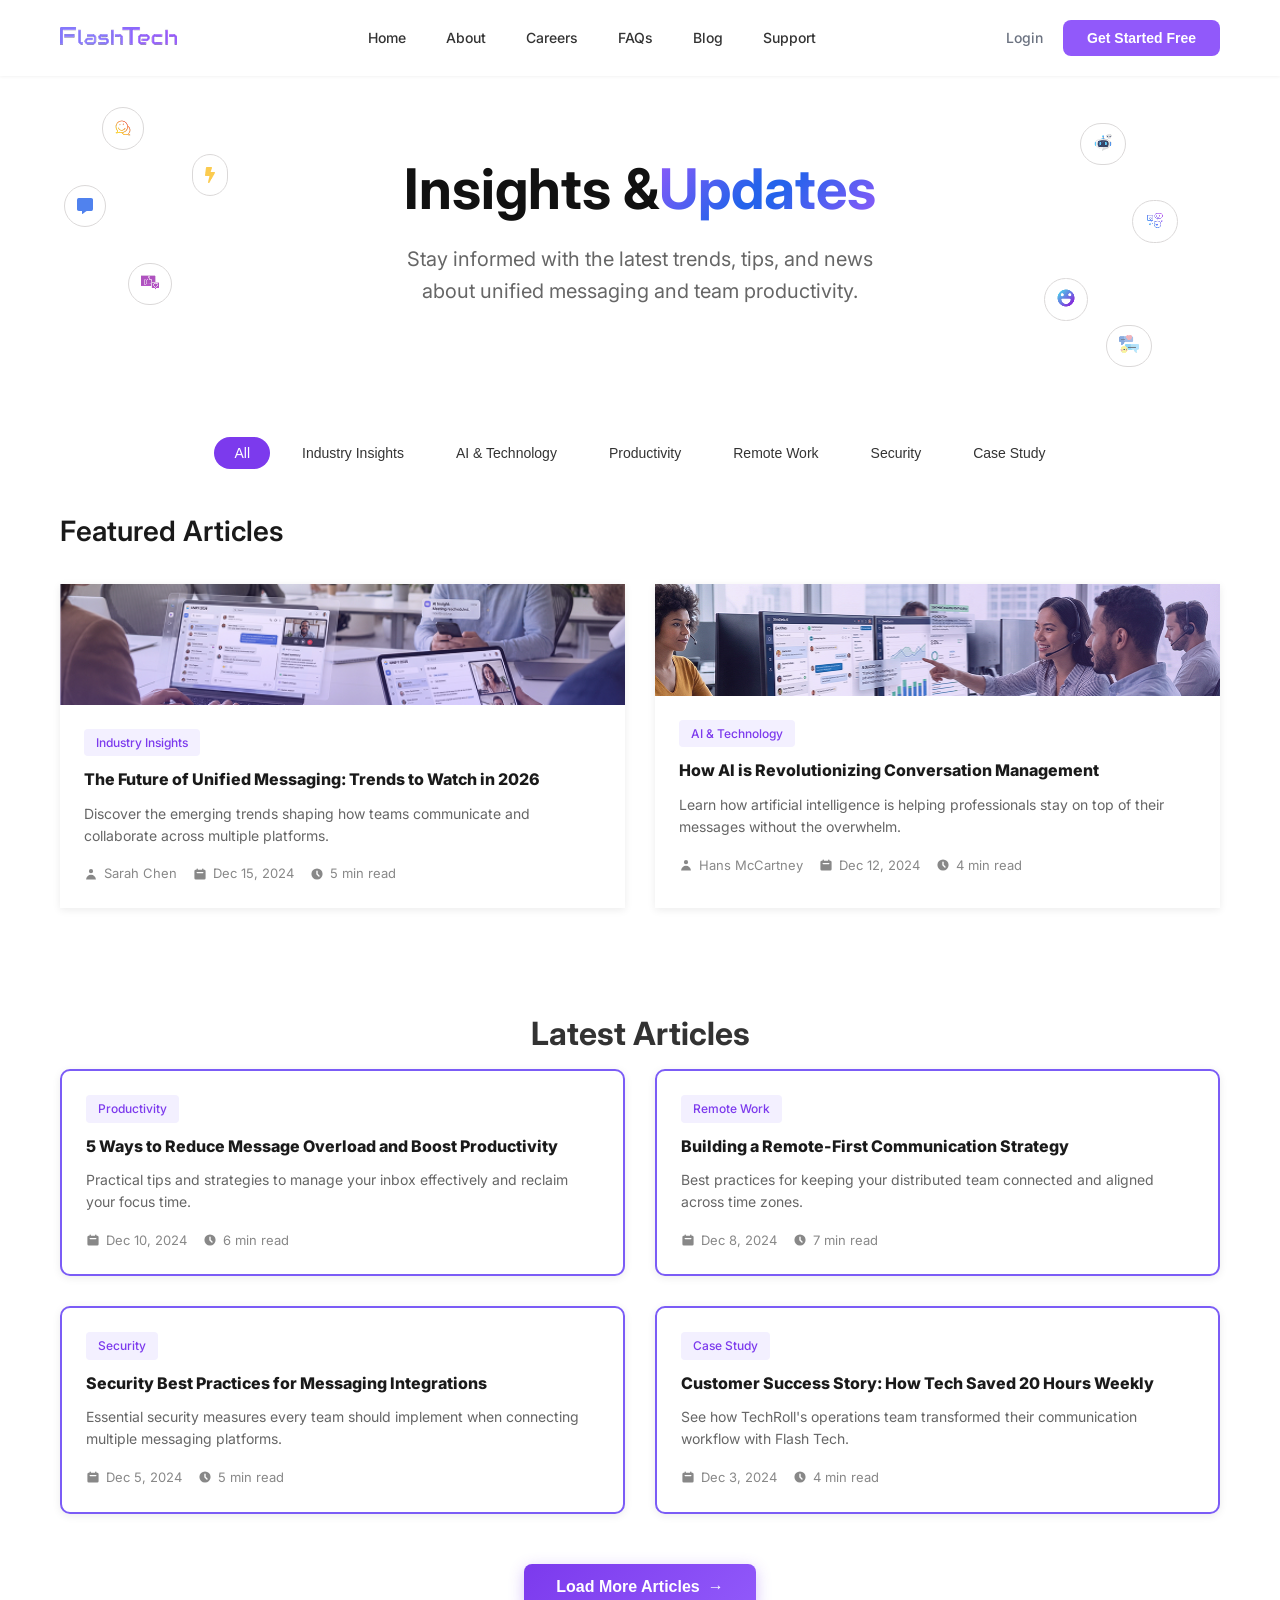
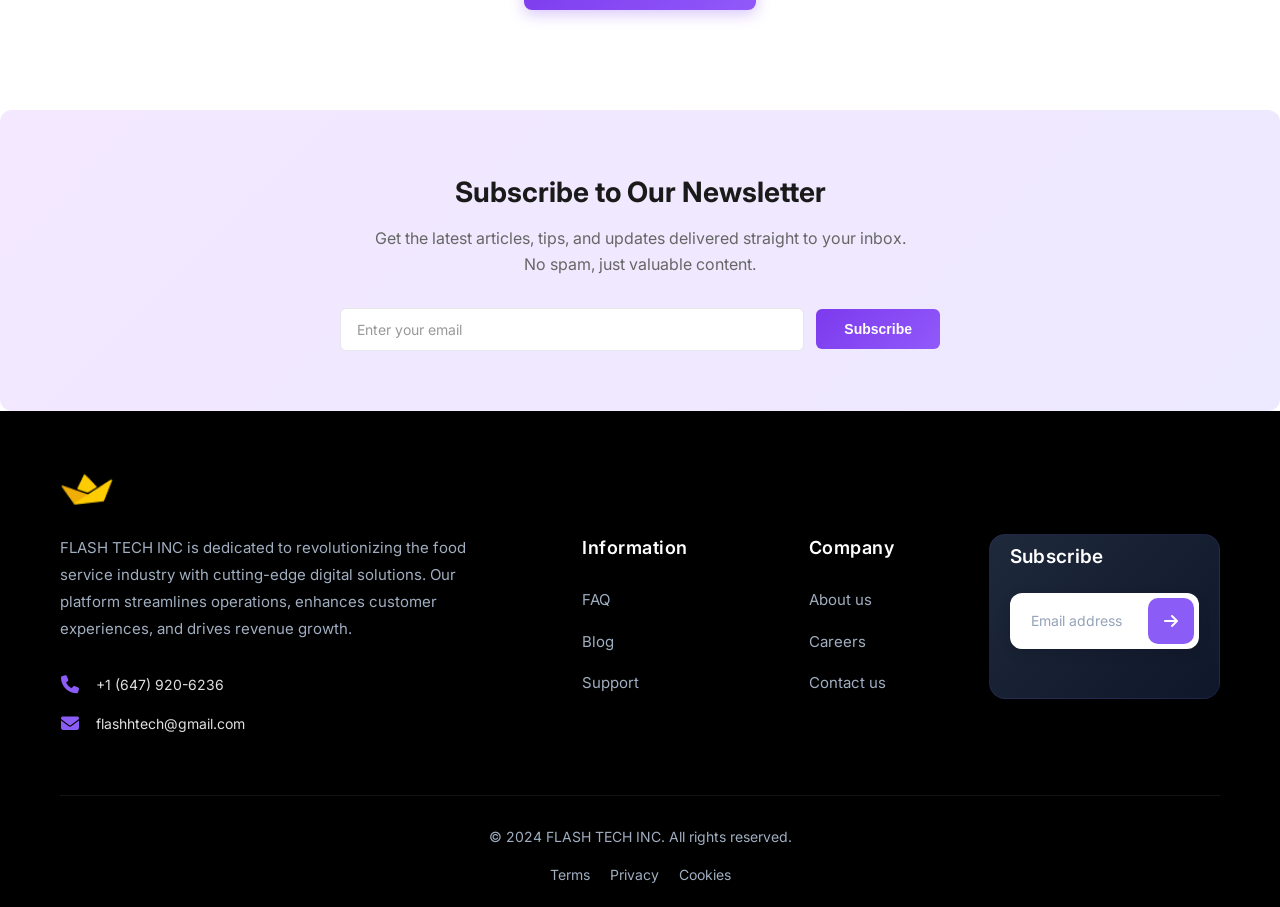
<file: blog.html>
<!DOCTYPE html>
<html lang="en">

<head>
    <meta charset="UTF-8">
    <meta name="viewport" content="width=device-width, initial-scale=1.0">
    <title>Flash Tech</title>
    <link href="https://fonts.googleapis.com/css2?family=Inter:wght@300;400;500;600;700;800&display=swap"
        rel="stylesheet">

    <link rel="stylesheet" href="https://cdnjs.cloudflare.com/ajax/libs/font-awesome/6.5.1/css/all.min.css">
    <link rel="stylesheet" href="./assets/css/blog.css">
</head>

<body>
    <!-- Header -->
    <header>
        <div class="container">
            <nav>
                <div class="logo"><img src="./assets/images/flashlogo.png" alt=""></div>
                <ul>
                   <li><a href="index.html">Home</a></li>
                   <li><a href="about.html">About</a></li>
                    <li><a href="careers.html">Careers</a></li>
                    <li><a href="FAQs.html">FAQs</a></li>
                    <li><a href="blog.html">Blog</a></li>
                    <li><a href="support.html">Support</a></li>
                </ul>
                <ul class="nav-links">
                    <li class="li-item">Login </li>
                    <button class="btn-primary">Get Started Free</button>
                </ul>
                <div class="menu-toggle" id="mobile-menu">
                    <i class="fa-solid fa-bars"></i>
                </div>
            </nav>
        </div>
    </header>

    <!-- Hero Section-->
    <section class="hero">
        <div class="container">
            <!-- Floating Icons -->
            <div class="floating-icon icon-1"><img src="./assets/images/smile.png" alt=""></div>
            <div class="floating-icon icon-2"><img src="./assets/images/robot.png" alt=""></div>
            <div class="floating-icon icon-3"><img src="./assets/images/message.png" alt=""></div>
            <div class="floating-icon icon-4"><img src="./assets/images/talk.png" alt=""></div>
            <div class="floating-icon icon-5"><img src="./assets/images/like.png" alt=""></div>
            <div class="floating-icon icon-6"><img src="./assets/images/emoji.png" alt=""></div>
            <div class="floating-icon icon-7"><img src="./assets/images/chat .png" alt=""></div>
            <div class="floating-icon icon-8"><img src="./assets/images/power.png" alt=""></div>

            <h1>Insights &<span>Updates</span></h1>
            <p class="chat-p">Stay informed with the latest trends, tips, and news about unified messaging and team
                productivity. </p>


        </div>
    </section>

    <!-- featured cards -->
    <div style="padding-block: 50px;">
        <div class="container">
            <!-- Filter Tabs -->
            <div class="filter-tabs">
                <button class="tab active">All</button>
                <button class="tab">Industry Insights</button>
                <button class="tab">AI & Technology</button>
                <button class="tab">Productivity</button>
                <button class="tab">Remote Work</button>
                <button class="tab">Security</button>
                <button class="tab">Case Study</button>
            </div>

            <!-- Section Title -->
            <h2 class="section-title">Featured Articles</h2>

            <!-- Articles Grid -->
            <div class="articles-grid">
                <!-- Article 1 -->
                <article class="article-card">
                    <div class="placeholder-image placeholder-2">
                        <img src="./assets/images/blog1.png" alt="">
                    </div>
                    <div class="article-content">
                        <span class="article-category">Industry Insights</span>
                        <h3 class="article-title">The Future of Unified Messaging: Trends to Watch in 2026</h3>
                        <p class="article-description">
                            Discover the emerging trends shaping how teams communicate and collaborate across multiple
                            platforms.
                        </p>
                        <div class="article-meta">
                            <div>
                                <svg fill="currentColor" viewBox="0 0 20 20">
                                    <path fill-rule="evenodd" d="M10 9a3 3 0 100-6 3 3 0 000 6zm-7 9a7 7 0 1114 0H3z"
                                        clip-rule="evenodd" />
                                </svg>
                                <span>Sarah Chen</span>
                            </div>
                            <div>
                                <svg fill="currentColor" viewBox="0 0 20 20">
                                    <path fill-rule="evenodd"
                                        d="M6 2a1 1 0 00-1 1v1H4a2 2 0 00-2 2v10a2 2 0 002 2h12a2 2 0 002-2V6a2 2 0 00-2-2h-1V3a1 1 0 10-2 0v1H7V3a1 1 0 00-1-1zm0 5a1 1 0 000 2h8a1 1 0 100-2H6z"
                                        clip-rule="evenodd" />
                                </svg>
                                <span>Dec 15, 2024</span>
                            </div>
                            <div>
                                <svg fill="currentColor" viewBox="0 0 20 20">
                                    <path fill-rule="evenodd"
                                        d="M10 18a8 8 0 100-16 8 8 0 000 16zm1-12a1 1 0 10-2 0v4a1 1 0 00.293.707l2.828 2.829a1 1 0 101.415-1.415L11 9.586V6z"
                                        clip-rule="evenodd" />
                                </svg>
                                <span>5 min read</span>
                            </div>
                        </div>
                    </div>
                </article>

                <!-- Article 2 -->
                <article class="article-card">
                    <div class="placeholder-image placeholder-2">
                        <img src="./assets/images/blog2.png" alt="">
                    </div>
                    <div class="article-content">
                        <span class="article-category">AI & Technology</span>
                        <h3 class="article-title">How AI is Revolutionizing Conversation Management</h3>
                        <p class="article-description">
                            Learn how artificial intelligence is helping professionals stay on top of their messages
                            without the overwhelm.
                        </p>
                        <div class="article-meta">
                            <div>
                                <svg fill="currentColor" viewBox="0 0 20 20">
                                    <path fill-rule="evenodd" d="M10 9a3 3 0 100-6 3 3 0 000 6zm-7 9a7 7 0 1114 0H3z"
                                        clip-rule="evenodd" />
                                </svg>
                                <span>Hans McCartney</span>
                            </div>
                            <div>
                                <svg fill="currentColor" viewBox="0 0 20 20">
                                    <path fill-rule="evenodd"
                                        d="M6 2a1 1 0 00-1 1v1H4a2 2 0 00-2 2v10a2 2 0 002 2h12a2 2 0 002-2V6a2 2 0 00-2-2h-1V3a1 1 0 10-2 0v1H7V3a1 1 0 00-1-1zm0 5a1 1 0 000 2h8a1 1 0 100-2H6z"
                                        clip-rule="evenodd" />
                                </svg>
                                <span>Dec 12, 2024</span>
                            </div>
                            <div>
                                <svg fill="currentColor" viewBox="0 0 20 20">
                                    <path fill-rule="evenodd"
                                        d="M10 18a8 8 0 100-16 8 8 0 000 16zm1-12a1 1 0 10-2 0v4a1 1 0 00.293.707l2.828 2.829a1 1 0 101.415-1.415L11 9.586V6z"
                                        clip-rule="evenodd" />
                                </svg>
                                <span>4 min read</span>
                            </div>
                        </div>
                    </div>
                </article>
            </div>
        </div>
    </div>


    <!-- All Articles Section -->
    <div style="padding-block: 50px;">
        <div class="container">
            <h1 style="display: flex; justify-content: center; margin-bottom: 10px;">Latest Articles</h1>

            <div class="articles-grid">
                <!-- Article 1 -->
                <article class="article-card" class="article-card"
                    style="border: 2px solid #7b5cf6; border-radius: 10px;">

                    <div class="article-content">
                        <span class="article-category">Productivity</span>
                        <h3 class="article-title">5 Ways to Reduce Message Overload and Boost Productivity</h3>
                        <p class="article-description">Practical tips and strategies to manage your inbox effectively
                            and reclaim your focus time.</p>
                        <div class="article-meta">
                            <div>
                                <svg fill="currentColor" viewBox="0 0 20 20">
                                    <path fill-rule="evenodd"
                                        d="M6 2a1 1 0 00-1 1v1H4a2 2 0 00-2 2v10a2 2 0 002 2h12a2 2 0 002-2V6a2 2 0 00-2-2h-1V3a1 1 0 10-2 0v1H7V3a1 1 0 00-1-1zm0 5a1 1 0 000 2h8a1 1 0 100-2H6z"
                                        clip-rule="evenodd" />
                                </svg>
                                <span>Dec 10, 2024</span>
                            </div>
                            <div>
                                <svg fill="currentColor" viewBox="0 0 20 20">
                                    <path fill-rule="evenodd"
                                        d="M10 18a8 8 0 100-16 8 8 0 000 16zm1-12a1 1 0 10-2 0v4a1 1 0 00.293.707l2.828 2.829a1 1 0 101.415-1.415L11 9.586V6z"
                                        clip-rule="evenodd" />
                                </svg>
                                <span>6 min read</span>
                            </div>
                        </div>
                    </div>
                </article>

                <!-- Article 2 -->
                <article class="article-card" class="article-card"
                    style="border: 2px solid #7b5cf6; border-radius: 10px;">

                    <div class="article-content">
                        <span class="article-category">Remote Work</span>
                        <h3 class="article-title">Building a Remote-First Communication Strategy</h3>
                        <p class="article-description">Best practices for keeping your distributed team connected and
                            aligned across time zones.</p>
                        <div class="article-meta">
                            <div>
                                <svg fill="currentColor" viewBox="0 0 20 20">
                                    <path fill-rule="evenodd"
                                        d="M6 2a1 1 0 00-1 1v1H4a2 2 0 00-2 2v10a2 2 0 002 2h12a2 2 0 002-2V6a2 2 0 00-2-2h-1V3a1 1 0 10-2 0v1H7V3a1 1 0 00-1-1zm0 5a1 1 0 000 2h8a1 1 0 100-2H6z"
                                        clip-rule="evenodd" />
                                </svg>
                                <span>Dec 8, 2024</span>
                            </div>
                            <div>
                                <svg fill="currentColor" viewBox="0 0 20 20">
                                    <path fill-rule="evenodd"
                                        d="M10 18a8 8 0 100-16 8 8 0 000 16zm1-12a1 1 0 10-2 0v4a1 1 0 00.293.707l2.828 2.829a1 1 0 101.415-1.415L11 9.586V6z"
                                        clip-rule="evenodd" />
                                </svg>
                                <span>7 min read</span>
                            </div>
                        </div>
                    </div>
                </article>

                <!-- Article 3 -->
                <article class="article-card" class="article-card"
                    style="border: 2px solid #7b5cf6; border-radius: 10px;">

                    <div class="article-content">
                        <span class="article-category">Security</span>
                        <h3 class="article-title">Security Best Practices for Messaging Integrations</h3>
                        <p class="article-description">Essential security measures every team should implement when
                            connecting multiple messaging platforms.</p>
                        <div class="article-meta">
                            <div>
                                <svg fill="currentColor" viewBox="0 0 20 20">
                                    <path fill-rule="evenodd"
                                        d="M6 2a1 1 0 00-1 1v1H4a2 2 0 00-2 2v10a2 2 0 002 2h12a2 2 0 002-2V6a2 2 0 00-2-2h-1V3a1 1 0 10-2 0v1H7V3a1 1 0 00-1-1zm0 5a1 1 0 000 2h8a1 1 0 100-2H6z"
                                        clip-rule="evenodd" />
                                </svg>
                                <span>Dec 5, 2024</span>
                            </div>
                            <div>
                                <svg fill="currentColor" viewBox="0 0 20 20">
                                    <path fill-rule="evenodd"
                                        d="M10 18a8 8 0 100-16 8 8 0 000 16zm1-12a1 1 0 10-2 0v4a1 1 0 00.293.707l2.828 2.829a1 1 0 101.415-1.415L11 9.586V6z"
                                        clip-rule="evenodd" />
                                </svg>
                                <span>5 min read</span>
                            </div>
                        </div>
                    </div>
                </article>

                <!-- Article 4 -->
                <article class="article-card" style="border: 2px solid #7b5cf6; border-radius: 10px;">

                    <div class="article-content">
                        <span class="article-category">Case Study</span>
                        <h3 class="article-title">Customer Success Story: How Tech Saved 20 Hours Weekly</h3>
                        <p class="article-description">See how TechRoll's operations team transformed their
                            communication workflow with Flash Tech.</p>
                        <div class="article-meta">
                            <div>
                                <svg fill="currentColor" viewBox="0 0 20 20">
                                    <path fill-rule="evenodd"
                                        d="M6 2a1 1 0 00-1 1v1H4a2 2 0 00-2 2v10a2 2 0 002 2h12a2 2 0 002-2V6a2 2 0 00-2-2h-1V3a1 1 0 10-2 0v1H7V3a1 1 0 00-1-1zm0 5a1 1 0 000 2h8a1 1 0 100-2H6z"
                                        clip-rule="evenodd" />
                                </svg>
                                <span>Dec 3, 2024</span>
                            </div>
                            <div>
                                <svg fill="currentColor" viewBox="0 0 20 20">
                                    <path fill-rule="evenodd"
                                        d="M10 18a8 8 0 100-16 8 8 0 000 16zm1-12a1 1 0 10-2 0v4a1 1 0 00.293.707l2.828 2.829a1 1 0 101.415-1.415L11 9.586V6z"
                                        clip-rule="evenodd" />
                                </svg>
                                <span>4 min read</span>
                            </div>
                        </div>
                    </div>
                </article>
            </div>

            <div class="load-more-container">
                <button class="load-more-btn">
                    Load More Articles
                    <span class="arrow">→</span>
                </button>
            </div>
        </div>
    </div>

    <!-- Subscribe Section -->
    <section class="newsletter-section">
        <div class="newsletter-content">
            <h2 class="newsletter-title">Subscribe to Our Newsletter</h2>
            <p class="newsletter-subtitle">Get the latest articles, tips, and updates delivered straight to your inbox.<br>No spam, just valuable content.</p>
            <form class="newsletter-form">
                <div class="newsletter-input-group">
                    <input type="email" placeholder="Enter your email" required>
                    <button type="submit" class="newsletter-btn">Subscribe</button>
                </div>
            </form>
        </div>
    </section>
   

    <!-- Footer -->
    <footer class="main-footer" style="background-color: black;">
        <div class="container">
            <div class="footer-logo">
                <img src="./assets/images/crwon.png" alt="">
            </div>
            <div class="footer-grid">

                <!-- Brand & Contact -->
                <div class="footer-brand">

                    <p class="brand-desc">FLASH TECH INC is dedicated to revolutionizing the food service industry
                        with
                        cutting-edge digital solutions. Our platform streamlines operations, enhances customer
                        experiences, and drives revenue growth.</p>
                    <div class="footer-contact-social">
                        <div class="contact-info">
                            <div class="contact-item">
                                <i class="fa-solid fa-phone"></i>
                                <span>+1 (647) 920-6236</span>
                            </div>
                            <div class="contact-item">
                                <i class="fa-solid fa-envelope"></i>
                                <span>flashhtech@gmail.com</span>
                            </div>
                        </div>

                    </div>
                </div>
                <div class="navigates">
                    <!-- Navigation 1 -->
                    <div class="footer-nav">
                        <h4>Information</h4>
                        <ul>
                            <li><a href="./FAQs.html">FAQ</a></li>
                            <li><a href="./blog.html">Blog</a></li>
                            <li><a href="./support.html">Support</a></li>
                        </ul>
                    </div>

                    <!-- Navigation 2 -->
                    <div class="footer-nav">
                        <h4>Company</h4>
                        <ul>
                            <li><a href="./about.html">About us</a></li>
                            <li><a href="./careers.html">Careers</a></li>
                            <li><a href="./contact.html">Contact us</a></li>
                        </ul>
                    </div>
                </div>
                <!-- Subscribe Card -->
                <div class="footer-subscribe">
                    <div class="subscribe-card">
                        <h4>Subscribe</h4>
                        <form class="subscribe-form">
                            <div class="input-group">
                                <input type="email" placeholder="Email address" required>
                                <button type="submit" class="btn-arrow">
                                    <i class="fa-solid fa-arrow-right"></i>
                                </button>
                            </div>
                        </form>
                    </div>
                </div>
            </div>

            <!-- Bottom Bar -->
            <div class="footer-bottom">
                <p>&copy; 2024 FLASH TECH INC. All rights reserved.</p>
                <div class="bottom-links">
                    <a href="#">Terms</a>
                    <a href="#">Privacy</a>
                    <a href="#">Cookies</a>
                </div>
            </div>
        </div>
    </footer>

    <script>
    
        const menuToggle = document.getElementById('mobile-menu');
        const navLinks = document.querySelector('.nav-links');
        const mainNav = document.querySelector('nav > ul:first-of-type');

        menuToggle.addEventListener('click', () => {
            navLinks.classList.toggle('active');
            mainNav.classList.toggle('active');
            const icon = menuToggle.querySelector('i');
            if (navLinks.classList.contains('active')) {
                icon.classList.remove('fa-bars');
                icon.classList.add('fa-xmark');
            } else {
                icon.classList.remove('fa-xmark');
                icon.classList.add('fa-bars');
            }
        });

        // Close menu when a link is clicked
        const menuLinks = mainNav.querySelectorAll('li a');
        menuLinks.forEach(link => {
            link.addEventListener('click', () => {
                navLinks.classList.remove('active');
                mainNav.classList.remove('active');
                const icon = menuToggle.querySelector('i');
                icon.classList.remove('fa-xmark');
                icon.classList.add('fa-bars');
            });
        });
   

        // Close menu when a link is clicked
        if (mainNav) {
            const menuLinks = mainNav.querySelectorAll('li a');
            menuLinks.forEach(link => {
                link.addEventListener('click', () => {
                    navLinks.classList.remove('active');
                    mainNav.classList.remove('active');
                    const icon = menuToggle.querySelector('i');
                    icon.classList.remove('fa-xmark');
                    icon.classList.add('fa-bars');
                });
            });
        }
    </script>
</body>

</html>
</file>
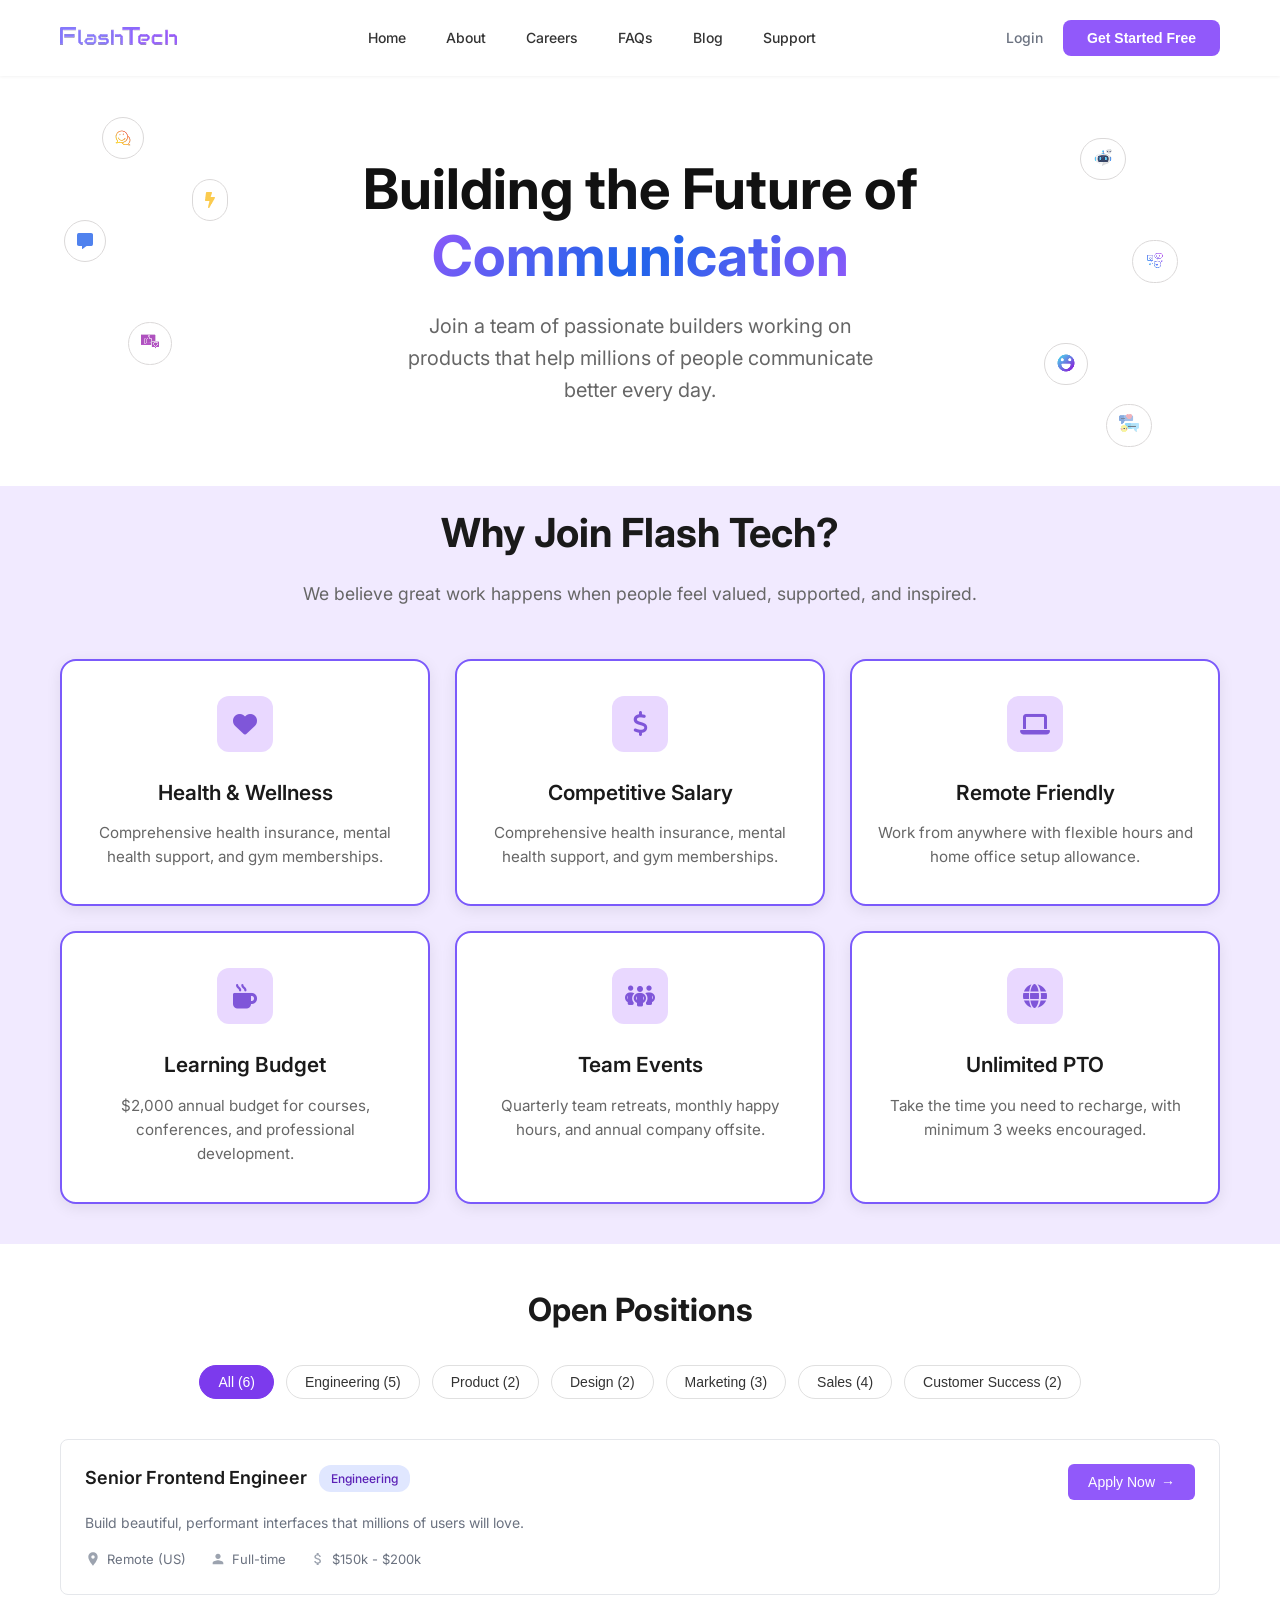
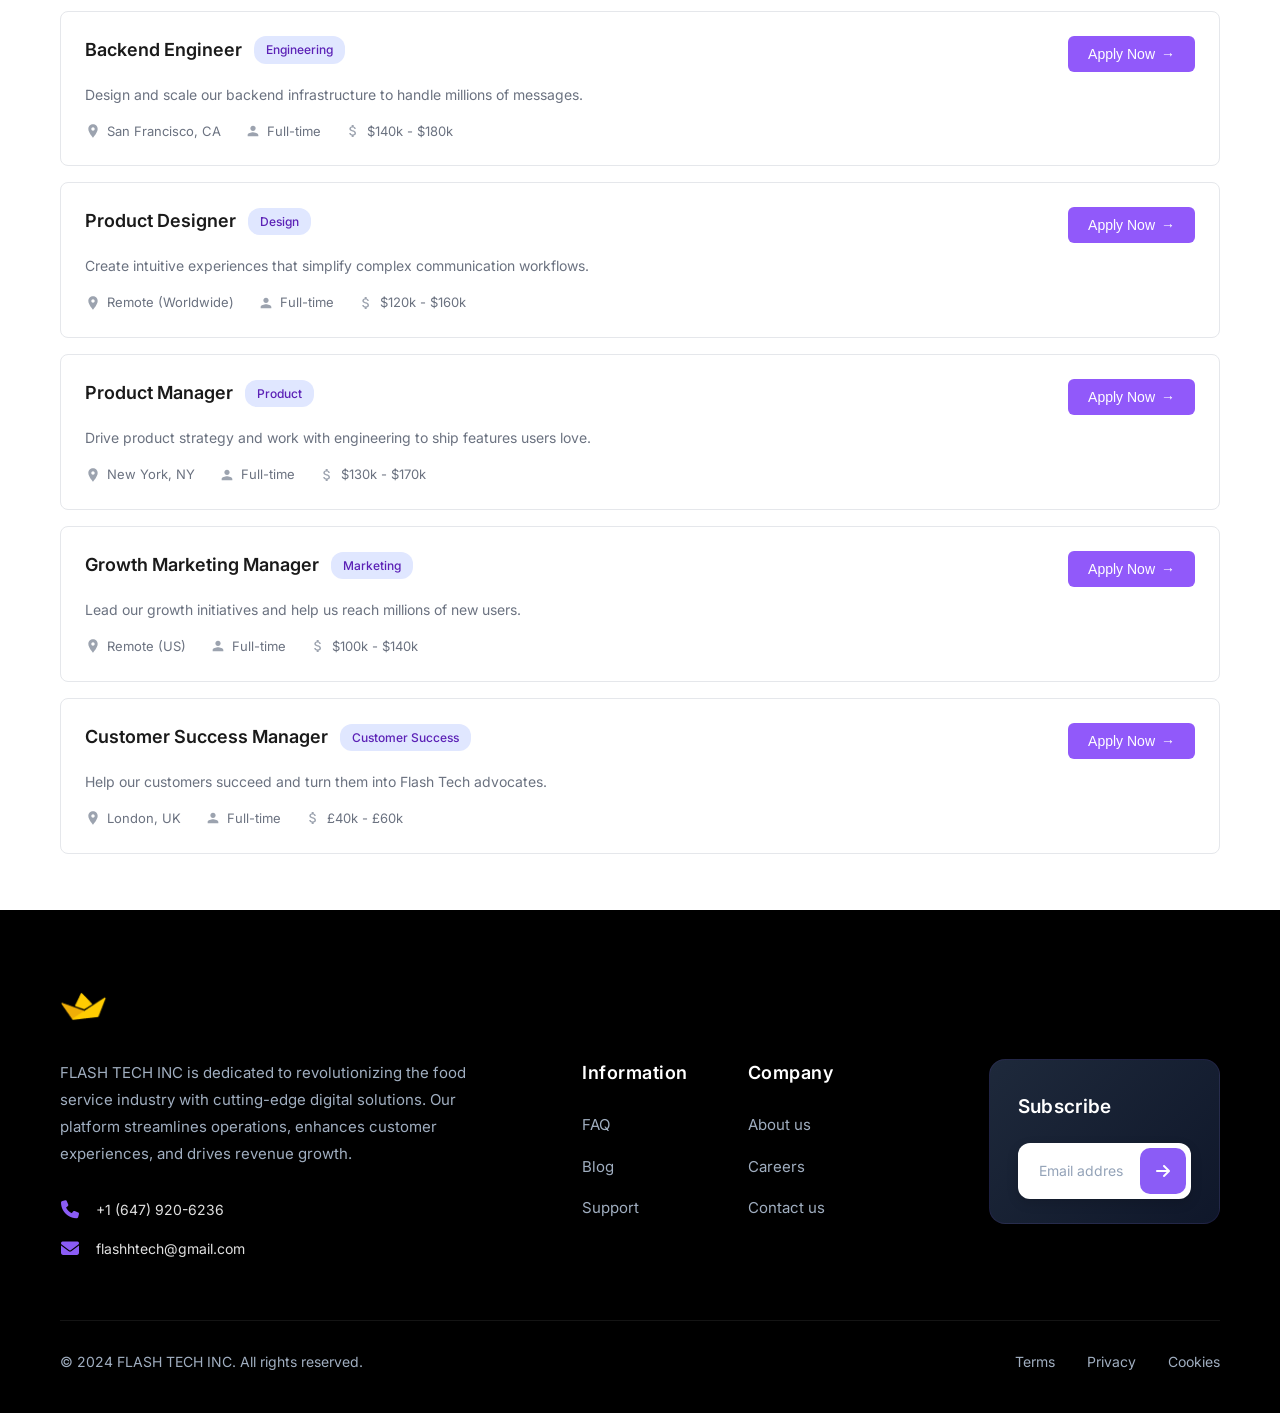
<file: careers.html>
<!DOCTYPE html>
<html lang="en">

<head>
    <meta charset="UTF-8">
    <meta name="viewport" content="width=device-width, initial-scale=1.0">
    <title>Flash Tech</title>
    <link href="https://fonts.googleapis.com/css2?family=Inter:wght@300;400;500;600;700;800&display=swap"
        rel="stylesheet">
    <link rel="stylesheet" href="./assets/css/careers.css">
    <link rel="stylesheet" href="https://cdnjs.cloudflare.com/ajax/libs/font-awesome/6.5.1/css/all.min.css">

</head>

<body>
    <!-- Header -->
    <header>
        <div class="container">
            <nav>
                <div class="logo"><img src="./assets/images/flashlogo.png" alt=""></div>
                <ul>
                   <li><a href="index.html">Home</a></li>
                   <li><a href="about.html">About</a></li>
                    <li><a href="careers.html">Careers</a></li>
                    <li><a href="FAQs.html">FAQs</a></li>
                    <li><a href="blog.html">Blog</a></li>
                    <li><a href="support.html">Support</a></li>
                </ul>
                <ul class="nav-links">
                    <li class="li-item">Login </li>
                    <button class="btn-primary">Get Started Free</button>
                </ul>
                <div class="menu-toggle" id="mobile-menu">
                    <i class="fa-solid fa-bars"></i>
                </div>
            </nav>
        </div>
    </header>

    <!-- Hero Section-->
    <section class="hero">
        <div class="container">
            <!-- Floating Icons -->
            <div class="floating-icon icon-1"><img src="./assets/images/smile.png" alt=""></div>
            <div class="floating-icon icon-2"><img src="./assets/images/robot.png" alt=""></div>
            <div class="floating-icon icon-3"><img src="./assets/images/message.png" alt=""></div>
            <div class="floating-icon icon-4"><img src="./assets/images/talk.png" alt=""></div>
            <div class="floating-icon icon-5"><img src="./assets/images/like.png" alt=""></div>
            <div class="floating-icon icon-6"><img src="./assets/images/emoji.png" alt=""></div>
            <div class="floating-icon icon-7"><img src="./assets/images/chat .png" alt=""></div>
            <div class="floating-icon icon-8"><img src="./assets/images/power.png" alt=""></div>

            <h1>Building the Future of <br><span>Communication</span></h1>
            <p class="chat-p">Join a team of passionate builders working on products that help
                millions of people communicate better every day. </p>


        </div>
    </section>

    <!-- work hook card -->
    <div style="background-color: #F1EAFF; padding-block: 15px;">
        <div class="container">
            <div class="header">
                <h1>Why Join Flash Tech?</h1>
                <p>We believe great work happens when people feel valued, supported, and inspired.</p>
            </div>

            <div class="benefits-grid">
                <div class="benefit-card">
                    <div class="icon-wrapper icon-purple"><i class="fa-solid fa-heart"></i></div>
                    <h3>Health & Wellness</h3>
                    <p>Comprehensive health insurance, mental health support, and gym memberships.</p>
                </div>

                <div class="benefit-card">
                    <div class="icon-wrapper icon-purple"><i class="fa-solid fa-dollar-sign"></i></div>
                    <h3>Competitive Salary</h3>
                    <p>Comprehensive health insurance, mental health support, and gym memberships.</p>
                </div>

                <div class="benefit-card">
                    <div class="icon-wrapper icon-purple"><i class="fa-solid fa-laptop"></i></div>
                    <h3>Remote Friendly</h3>
                    <p>Work from anywhere with flexible hours and home office setup allowance.</p>
                </div>
            </div>

            <div class="benefits-grid">
                <div class="benefit-card">
                    <div class="icon-wrapper icon-purple"><i class="fa-solid fa-mug-hot"></i></div>
                    <h3>Learning Budget</h3>
                    <p>$2,000 annual budget for courses, conferences, and professional development.</p>
                </div>

                <div class="benefit-card">
                    <div class="icon-wrapper icon-purple"><i class="fa-solid fa-people-group"></i></div>
                    <h3>Team Events</h3>
                    <p>Quarterly team retreats, monthly happy hours, and annual company offsite.</p>
                </div>

                <div class="benefit-card">
                    <div class="icon-wrapper icon-purple"><i class="fa-solid fa-globe"></i></div>
                    <h3>Unlimited PTO</h3>
                    <p>Take the time you need to recharge, with minimum 3 weeks encouraged.</p>
                </div>
            </div>
        </div>
    </div>



    <!-- postiion card  -->
    <div style="padding-block: 40px;">
        <div class="container">
            <h1>Open Positions</h1>

            <div class="filters">
                <button class="filter-btn active">All (6)</button>
                <button class="filter-btn">Engineering (5)</button>
                <button class="filter-btn">Product (2)</button>
                <button class="filter-btn">Design (2)</button>
                <button class="filter-btn">Marketing (3)</button>
                <button class="filter-btn">Sales (4)</button>
                <button class="filter-btn">Customer Success (2)</button>
            </div>

            <div class="job-listing">
                <div class="job-header">
                    <div class="job-title-section">
                        <h2 class="job-title">Senior Frontend Engineer</h2>
                        <span class="job-category">Engineering</span>
                    </div>
                    <button class="apply-btn">
                        Apply Now
                        <span>→</span>
                    </button>
                </div>
                <p class="job-description">Build beautiful, performant interfaces that millions of users will love.</p>
                <div class="job-details">
                    <div class="job-detail">
                        <svg viewBox="0 0 24 24" fill="currentColor">
                            <path
                                d="M12 2C8.13 2 5 5.13 5 9c0 5.25 7 13 7 13s7-7.75 7-13c0-3.87-3.13-7-7-7zm0 9.5c-1.38 0-2.5-1.12-2.5-2.5s1.12-2.5 2.5-2.5 2.5 1.12 2.5 2.5-1.12 2.5-2.5 2.5z" />
                        </svg>
                        Remote (US)
                    </div>
                    <div class="job-detail">
                        <svg viewBox="0 0 24 24" fill="currentColor">
                            <path
                                d="M12 12c2.21 0 4-1.79 4-4s-1.79-4-4-4-4 1.79-4 4 1.79 4 4 4zm0 2c-2.67 0-8 1.34-8 4v2h16v-2c0-2.66-5.33-4-8-4z" />
                        </svg>
                        Full-time
                    </div>
                    <div class="job-detail">
                        <svg viewBox="0 0 24 24" fill="currentColor">
                            <path
                                d="M11.8 10.9c-2.27-.59-3-1.2-3-2.15 0-1.09 1.01-1.85 2.7-1.85 1.78 0 2.44.85 2.5 2.1h2.21c-.07-1.72-1.12-3.3-3.21-3.81V3h-3v2.16c-1.94.42-3.5 1.68-3.5 3.61 0 2.31 1.91 3.46 4.7 4.13 2.5.6 3 1.48 3 2.41 0 .69-.49 1.79-2.7 1.79-2.06 0-2.87-.92-2.98-2.1h-2.2c.12 2.19 1.76 3.42 3.68 3.83V21h3v-2.15c1.95-.37 3.5-1.5 3.5-3.55 0-2.84-2.43-3.81-4.7-4.4z" />
                        </svg>
                        $150k - $200k
                    </div>
                </div>
            </div>

            <div class="job-listing">
                <div class="job-header">
                    <div class="job-title-section">
                        <h2 class="job-title">Backend Engineer</h2>
                        <span class="job-category">Engineering</span>
                    </div>
                    <button class="apply-btn">
                        Apply Now
                        <span>→</span>
                    </button>
                </div>
                <p class="job-description">Design and scale our backend infrastructure to handle millions of messages.
                </p>
                <div class="job-details">
                    <div class="job-detail">
                        <svg viewBox="0 0 24 24" fill="currentColor">
                            <path
                                d="M12 2C8.13 2 5 5.13 5 9c0 5.25 7 13 7 13s7-7.75 7-13c0-3.87-3.13-7-7-7zm0 9.5c-1.38 0-2.5-1.12-2.5-2.5s1.12-2.5 2.5-2.5 2.5 1.12 2.5 2.5-1.12 2.5-2.5 2.5z" />
                        </svg>
                        San Francisco, CA
                    </div>
                    <div class="job-detail">
                        <svg viewBox="0 0 24 24" fill="currentColor">
                            <path
                                d="M12 12c2.21 0 4-1.79 4-4s-1.79-4-4-4-4 1.79-4 4 1.79 4 4 4zm0 2c-2.67 0-8 1.34-8 4v2h16v-2c0-2.66-5.33-4-8-4z" />
                        </svg>
                        Full-time
                    </div>
                    <div class="job-detail">
                        <svg viewBox="0 0 24 24" fill="currentColor">
                            <path
                                d="M11.8 10.9c-2.27-.59-3-1.2-3-2.15 0-1.09 1.01-1.85 2.7-1.85 1.78 0 2.44.85 2.5 2.1h2.21c-.07-1.72-1.12-3.3-3.21-3.81V3h-3v2.16c-1.94.42-3.5 1.68-3.5 3.61 0 2.31 1.91 3.46 4.7 4.13 2.5.6 3 1.48 3 2.41 0 .69-.49 1.79-2.7 1.79-2.06 0-2.87-.92-2.98-2.1h-2.2c.12 2.19 1.76 3.42 3.68 3.83V21h3v-2.15c1.95-.37 3.5-1.5 3.5-3.55 0-2.84-2.43-3.81-4.7-4.4z" />
                        </svg>
                        $140k - $180k
                    </div>
                </div>
            </div>

            <div class="job-listing">
                <div class="job-header">
                    <div class="job-title-section">
                        <h2 class="job-title">Product Designer</h2>
                        <span class="job-category">Design</span>
                    </div>
                    <button class="apply-btn">
                        Apply Now
                        <span>→</span>
                    </button>
                </div>
                <p class="job-description">Create intuitive experiences that simplify complex communication workflows.
                </p>
                <div class="job-details">
                    <div class="job-detail">
                        <svg viewBox="0 0 24 24" fill="currentColor">
                            <path
                                d="M12 2C8.13 2 5 5.13 5 9c0 5.25 7 13 7 13s7-7.75 7-13c0-3.87-3.13-7-7-7zm0 9.5c-1.38 0-2.5-1.12-2.5-2.5s1.12-2.5 2.5-2.5 2.5 1.12 2.5 2.5-1.12 2.5-2.5 2.5z" />
                        </svg>
                        Remote (Worldwide)
                    </div>
                    <div class="job-detail">
                        <svg viewBox="0 0 24 24" fill="currentColor">
                            <path
                                d="M12 12c2.21 0 4-1.79 4-4s-1.79-4-4-4-4 1.79-4 4 1.79 4 4 4zm0 2c-2.67 0-8 1.34-8 4v2h16v-2c0-2.66-5.33-4-8-4z" />
                        </svg>
                        Full-time
                    </div>
                    <div class="job-detail">
                        <svg viewBox="0 0 24 24" fill="currentColor">
                            <path
                                d="M11.8 10.9c-2.27-.59-3-1.2-3-2.15 0-1.09 1.01-1.85 2.7-1.85 1.78 0 2.44.85 2.5 2.1h2.21c-.07-1.72-1.12-3.3-3.21-3.81V3h-3v2.16c-1.94.42-3.5 1.68-3.5 3.61 0 2.31 1.91 3.46 4.7 4.13 2.5.6 3 1.48 3 2.41 0 .69-.49 1.79-2.7 1.79-2.06 0-2.87-.92-2.98-2.1h-2.2c.12 2.19 1.76 3.42 3.68 3.83V21h3v-2.15c1.95-.37 3.5-1.5 3.5-3.55 0-2.84-2.43-3.81-4.7-4.4z" />
                        </svg>
                        $120k - $160k
                    </div>
                </div>
            </div>

            <div class="job-listing">
                <div class="job-header">
                    <div class="job-title-section">
                        <h2 class="job-title">Product Manager</h2>
                        <span class="job-category">Product</span>
                    </div>
                    <button class="apply-btn">
                        Apply Now
                        <span>→</span>
                    </button>
                </div>
                <p class="job-description">Drive product strategy and work with engineering to ship features users love.
                </p>
                <div class="job-details">
                    <div class="job-detail">
                        <svg viewBox="0 0 24 24" fill="currentColor">
                            <path
                                d="M12 2C8.13 2 5 5.13 5 9c0 5.25 7 13 7 13s7-7.75 7-13c0-3.87-3.13-7-7-7zm0 9.5c-1.38 0-2.5-1.12-2.5-2.5s1.12-2.5 2.5-2.5 2.5 1.12 2.5 2.5-1.12 2.5-2.5 2.5z" />
                        </svg>
                        New York, NY
                    </div>
                    <div class="job-detail">
                        <svg viewBox="0 0 24 24" fill="currentColor">
                            <path
                                d="M12 12c2.21 0 4-1.79 4-4s-1.79-4-4-4-4 1.79-4 4 1.79 4 4 4zm0 2c-2.67 0-8 1.34-8 4v2h16v-2c0-2.66-5.33-4-8-4z" />
                        </svg>
                        Full-time
                    </div>
                    <div class="job-detail">
                        <svg viewBox="0 0 24 24" fill="currentColor">
                            <path
                                d="M11.8 10.9c-2.27-.59-3-1.2-3-2.15 0-1.09 1.01-1.85 2.7-1.85 1.78 0 2.44.85 2.5 2.1h2.21c-.07-1.72-1.12-3.3-3.21-3.81V3h-3v2.16c-1.94.42-3.5 1.68-3.5 3.61 0 2.31 1.91 3.46 4.7 4.13 2.5.6 3 1.48 3 2.41 0 .69-.49 1.79-2.7 1.79-2.06 0-2.87-.92-2.98-2.1h-2.2c.12 2.19 1.76 3.42 3.68 3.83V21h3v-2.15c1.95-.37 3.5-1.5 3.5-3.55 0-2.84-2.43-3.81-4.7-4.4z" />
                        </svg>
                        $130k - $170k
                    </div>
                </div>
            </div>

            <div class="job-listing">
                <div class="job-header">
                    <div class="job-title-section">
                        <h2 class="job-title">Growth Marketing Manager</h2>
                        <span class="job-category">Marketing</span>
                    </div>
                    <button class="apply-btn">
                        Apply Now
                        <span>→</span>
                    </button>
                </div>
                <p class="job-description">Lead our growth initiatives and help us reach millions of new users.</p>
                <div class="job-details">
                    <div class="job-detail">
                        <svg viewBox="0 0 24 24" fill="currentColor">
                            <path
                                d="M12 2C8.13 2 5 5.13 5 9c0 5.25 7 13 7 13s7-7.75 7-13c0-3.87-3.13-7-7-7zm0 9.5c-1.38 0-2.5-1.12-2.5-2.5s1.12-2.5 2.5-2.5 2.5 1.12 2.5 2.5-1.12 2.5-2.5 2.5z" />
                        </svg>
                        Remote (US)
                    </div>
                    <div class="job-detail">
                        <svg viewBox="0 0 24 24" fill="currentColor">
                            <path
                                d="M12 12c2.21 0 4-1.79 4-4s-1.79-4-4-4-4 1.79-4 4 1.79 4 4 4zm0 2c-2.67 0-8 1.34-8 4v2h16v-2c0-2.66-5.33-4-8-4z" />
                        </svg>
                        Full-time
                    </div>
                    <div class="job-detail">
                        <svg viewBox="0 0 24 24" fill="currentColor">
                            <path
                                d="M11.8 10.9c-2.27-.59-3-1.2-3-2.15 0-1.09 1.01-1.85 2.7-1.85 1.78 0 2.44.85 2.5 2.1h2.21c-.07-1.72-1.12-3.3-3.21-3.81V3h-3v2.16c-1.94.42-3.5 1.68-3.5 3.61 0 2.31 1.91 3.46 4.7 4.13 2.5.6 3 1.48 3 2.41 0 .69-.49 1.79-2.7 1.79-2.06 0-2.87-.92-2.98-2.1h-2.2c.12 2.19 1.76 3.42 3.68 3.83V21h3v-2.15c1.95-.37 3.5-1.5 3.5-3.55 0-2.84-2.43-3.81-4.7-4.4z" />
                        </svg>
                        $100k - $140k
                    </div>
                </div>
            </div>

            <div class="job-listing">
                <div class="job-header">
                    <div class="job-title-section">
                        <h2 class="job-title">Customer Success Manager</h2>
                        <span class="job-category">Customer Success</span>
                    </div>
                    <button class="apply-btn">
                        Apply Now
                        <span>→</span>
                    </button>
                </div>
                <p class="job-description">Help our customers succeed and turn them into Flash Tech advocates.</p>
                <div class="job-details">
                    <div class="job-detail">
                        <svg viewBox="0 0 24 24" fill="currentColor">
                            <path
                                d="M12 2C8.13 2 5 5.13 5 9c0 5.25 7 13 7 13s7-7.75 7-13c0-3.87-3.13-7-7-7zm0 9.5c-1.38 0-2.5-1.12-2.5-2.5s1.12-2.5 2.5-2.5 2.5 1.12 2.5 2.5-1.12 2.5-2.5 2.5z" />
                        </svg>
                        London, UK
                    </div>
                    <div class="job-detail">
                        <svg viewBox="0 0 24 24" fill="currentColor">
                            <path
                                d="M12 12c2.21 0 4-1.79 4-4s-1.79-4-4-4-4 1.79-4 4 1.79 4 4 4zm0 2c-2.67 0-8 1.34-8 4v2h16v-2c0-2.66-5.33-4-8-4z" />
                        </svg>
                        Full-time
                    </div>
                    <div class="job-detail">
                        <svg viewBox="0 0 24 24" fill="currentColor">
                            <path
                                d="M11.8 10.9c-2.27-.59-3-1.2-3-2.15 0-1.09 1.01-1.85 2.7-1.85 1.78 0 2.44.85 2.5 2.1h2.21c-.07-1.72-1.12-3.3-3.21-3.81V3h-3v2.16c-1.94.42-3.5 1.68-3.5 3.61 0 2.31 1.91 3.46 4.7 4.13 2.5.6 3 1.48 3 2.41 0 .69-.49 1.79-2.7 1.79-2.06 0-2.87-.92-2.98-2.1h-2.2c.12 2.19 1.76 3.42 3.68 3.83V21h3v-2.15c1.95-.37 3.5-1.5 3.5-3.55 0-2.84-2.43-3.81-4.7-4.4z" />
                        </svg>
                        £40k - £60k
                    </div>
                </div>
            </div>
        </div>
    </div>




    <!-- Footer -->
    <footer class="main-footer" style="background-color: black;">
        <div class="container">
            <div class="footer-logo">
                <img src="./assets/images/crwon.png" alt="">
            </div>
            <div class="footer-grid">

                <!-- Brand & Contact -->
                <div class="footer-brand">

                    <p class="brand-desc">FLASH TECH INC is dedicated to revolutionizing the food service industry with
                        cutting-edge digital solutions. Our platform streamlines operations, enhances customer
                        experiences, and drives revenue growth.</p>
                    <div class="footer-contact-social">
                        <div class="contact-info">
                            <div class="contact-item">
                                <i class="fa-solid fa-phone"></i>
                                <span>+1 (647) 920-6236</span>
                            </div>
                            <div class="contact-item">
                                <i class="fa-solid fa-envelope"></i>
                                <span>flashhtech@gmail.com</span>
                            </div>
                        </div>

                    </div>
                </div>
                <div class="navigates">
                    <!-- Navigation 1 -->
                    <div class="footer-nav">
                        <h4>Information</h4>
                        <ul>
                            <li><a href="./FAQs.html">FAQ</a></li>
                            <li><a href="./blog.html">Blog</a></li>
                            <li><a href="./support.html">Support</a></li>
                        </ul>
                    </div>

                    <!-- Navigation 2 -->
                    <div class="footer-nav">
                        <h4>Company</h4>
                        <ul>
                            <li><a href="./about.html">About us</a></li>
                            <li><a href="./careers.html">Careers</a></li>
                            <li><a href="./contact.html">Contact us</a></li>
                        </ul>
                    </div>
                </div>
                <!-- Subscribe Card -->
                <div class="footer-subscribe">
                    <div class="subscribe-card">
                        <h4>Subscribe</h4>
                        <form class="subscribe-form">
                            <div class="input-group">
                                <input type="email" placeholder="Email address" required>
                                <button type="submit" class="btn-arrow">
                                    <i class="fa-solid fa-arrow-right"></i>
                                </button>
                            </div>
                        </form>
                    </div>
                </div>
            </div>

            <!-- Bottom Bar -->
            <div class="footer-bottom">
                <p>&copy; 2024 FLASH TECH INC. All rights reserved.</p>
                <div class="bottom-links">
                    <a href="#">Terms</a>
                    <a href="#">Privacy</a>
                    <a href="#">Cookies</a>
                </div>
            </div>
        </div>
    </footer>
   <script>
        const menuToggle = document.getElementById('mobile-menu');
        const navLinks = document.querySelector('.nav-links');
        const mainNav = document.querySelector('nav > ul:first-of-type');

        menuToggle.addEventListener('click', () => {
            navLinks.classList.toggle('active');
            mainNav.classList.toggle('active');
            const icon = menuToggle.querySelector('i');
            if (navLinks.classList.contains('active')) {
                icon.classList.remove('fa-bars');
                icon.classList.add('fa-xmark');
            } else {
                icon.classList.remove('fa-xmark');
                icon.classList.add('fa-bars');
            }
        });

        // Close menu when a link is clicked
        const menuLinks = mainNav.querySelectorAll('li a');
        menuLinks.forEach(link => {
            link.addEventListener('click', () => {
                navLinks.classList.remove('active');
                mainNav.classList.remove('active');
                const icon = menuToggle.querySelector('i');
                icon.classList.remove('fa-xmark');
                icon.classList.add('fa-bars');
            });
        });
    </script>
</body>

</html>
</file>
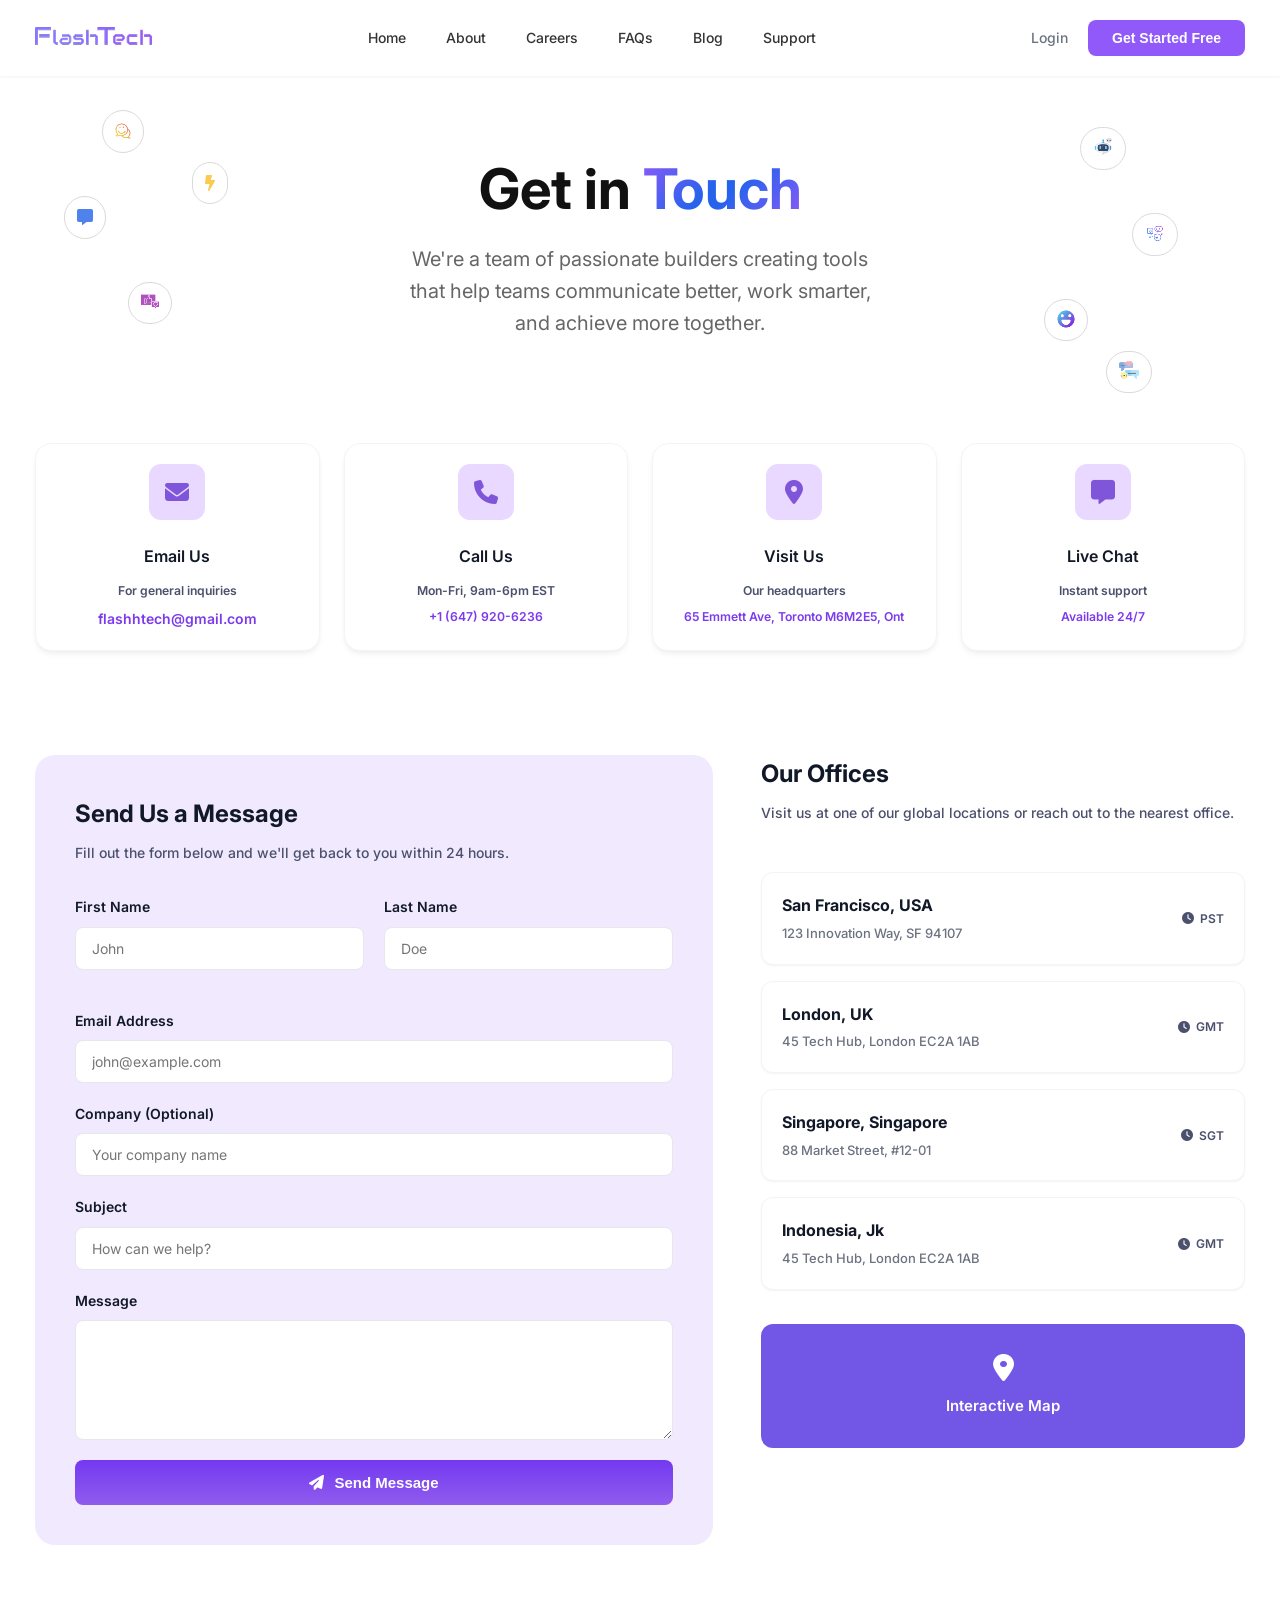
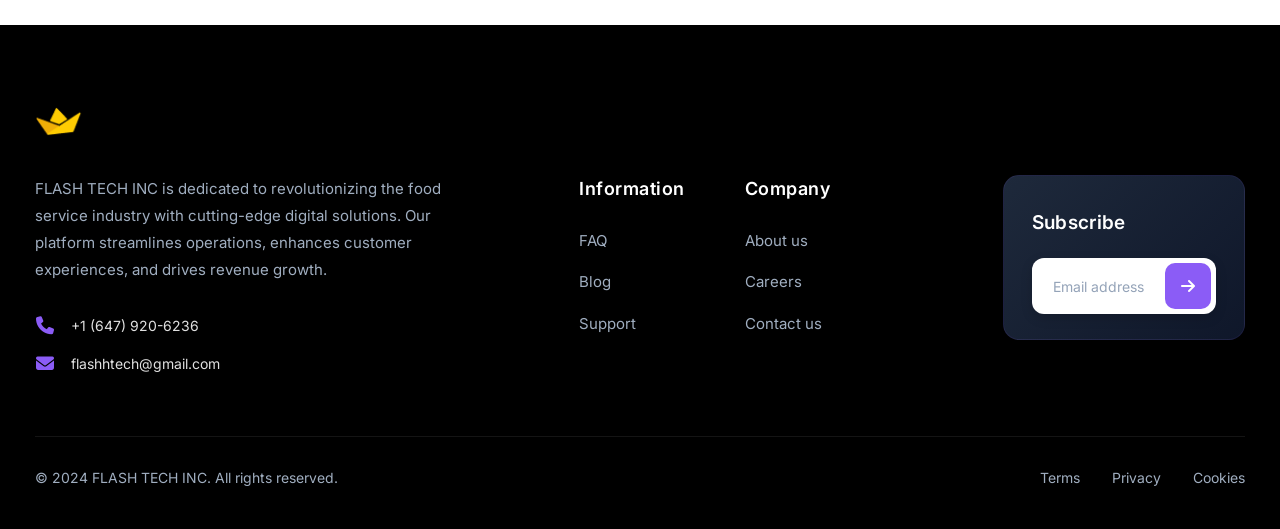
<file: contact.html>
<!DOCTYPE html>
<html lang="en">

<head>
    <meta charset="UTF-8">
    <meta name="viewport" content="width=device-width, initial-scale=1.0">
    <title>Flash Tech</title>
    <link href="https://fonts.googleapis.com/css2?family=Inter:wght@300;400;500;600;700;800&display=swap"
        rel="stylesheet">
    <link rel="stylesheet" href="./assets/css/contact.css">
    <link rel="stylesheet" href="https://cdnjs.cloudflare.com/ajax/libs/font-awesome/6.5.1/css/all.min.css">

</head>

<body>
    <!-- Header -->
    <header>
        <div class="container">
            <nav>
                <div class="logo"><img src="./assets/images/flashlogo.png" alt=""></div>
                <ul>
                   <li><a href="index.html">Home</a></li>
                   <li><a href="about.html">About</a></li>
                    <li><a href="careers.html">Careers</a></li>
                    <li><a href="FAQs.html">FAQs</a></li>
                    <li><a href="blog.html">Blog</a></li>
                    <li><a href="support.html">Support</a></li>
                </ul>
                <ul class="nav-links">
                    <li class="li-item">Login </li>
                    <button class="btn-primary">Get Started Free</button>
                </ul>
                <div class="menu-toggle" id="mobile-menu">
                    <i class="fa-solid fa-bars"></i>
                </div>
            </nav>
        </div>
    </header>

    <!-- Hero Section -->
    <section class="hero">
        <div class="container">
            <!-- Floating Icons -->
            <div class="floating-icon icon-1"><img src="./assets/images/smile.png" alt=""></div>
            <div class="floating-icon icon-2"><img src="./assets/images/robot.png" alt=""></div>
            <div class="floating-icon icon-3"><img src="./assets/images/message.png" alt=""></div>
            <div class="floating-icon icon-4"><img src="./assets/images/talk.png" alt=""></div>
            <div class="floating-icon icon-5"><img src="./assets/images/like.png" alt=""></div>
            <div class="floating-icon icon-6"><img src="./assets/images/emoji.png" alt=""></div>
            <div class="floating-icon icon-7"><img src="./assets/images/chat .png" alt=""></div>
            <div class="floating-icon icon-8"><img src="./assets/images/power.png" alt=""></div>

            <h1>Get in <span>Touch</span></h1>
            <p class="chat-p">We're a team of passionate builders creating tools that help teams communicate better,
                work smarter, and achieve more together. </p>


        </div>
    </section>

    <!-- Contact Cards Section -->
    <section class="contact-methods">
        <div class="container">
            <div class="contact-grid">
                <!-- Email Card -->
                <div class="contact-card">
                    <div class="icon-wrapper">
                        <i class="fa-solid fa-envelope"></i>
                    </div>
                    <h3>Email Us</h3>
                    <p>For general inquiries</p>
                    <a href="mailto:contact@flashtech.com" class="contact-link">flashhtech@gmail.com</a>
                </div>

                <!-- Call Card -->
                <div class="contact-card">
                    <div class="icon-wrapper">
                        <i class="fa-solid fa-phone"></i>
                    </div>
                    <h3>Call Us</h3>
                    <p>Mon-Fri, 9am-6pm EST</p>
                    <p class="contact-val" style="color: #7c3aed;">+1 (647) 920-6236</p>
                </div>

                <!-- Visit Card -->
                <div class="contact-card">
                    <div class="icon-wrapper">
                        <i class="fa-solid fa-location-dot"></i>
                    </div>
                    <h3>Visit Us</h3>
                    <p>Our headquarters</p>
                    <p class="contact-val" style="color: #7c3aed;">65  Emmett Ave, Toronto M6M2E5, Ont</p>
                </div>

                <!-- Chat Card -->
                <div class="contact-card">
                    <div class="icon-wrapper">
                        <i class="fa-solid fa-message"></i>
                    </div>
                    <h3>Live Chat</h3>
                    <p>Instant support</p>
                    <p class="contact-val" style="color: #7c3aed;">Available 24/7</p>
                </div>
            </div>
        </div>
    </section>



    <!-- Contact Section -->
    <section class="contact-section">
        <div class="container">
            <div class="contact-flex-container">
                <!-- Left Side: Form -->
                <div class="form-wrapper">
                    <div class="form-header">
                        <h2>Send Us a Message</h2>
                        <p>Fill out the form below and we'll get back to you within 24 hours.</p>
                    </div>
                    <form class="actual-form">
                        <div class="form-row">
                            <div class="input-group-field">
                                <label>First Name</label>
                                <input type="text" placeholder="John">
                            </div>
                            <div class="input-group-field">
                                <label>Last Name</label>
                                <input type="text" placeholder="Doe">
                            </div>
                        </div>

                        <div class="input-group-field">
                            <label>Email Address</label>
                            <input type="email" placeholder="john@example.com">
                        </div>

                        <div class="input-group-field">
                            <label>Company (Optional)</label>
                            <input type="text" placeholder="Your company name">
                        </div>

                        <div class="input-group-field">
                            <label>Subject</label>
                            <input type="text" placeholder="How can we help?">
                        </div>

                        <div class="input-group-field">
                            <label>Message</label>
                            <textarea placeholder=""></textarea>
                        </div>

                        <button type="submit" class="btn-send-message">
                            <i class="fa-solid fa-paper-plane"></i>
                            Send Message
                        </button>
                    </form>
                </div>

                <!-- Right Side: Offices -->
                <div class="offices-wrapper">
                    <div class="offices-header">
                        <h2>Our Offices</h2>
                        <p>Visit us at one of our global locations or reach out to the nearest office.</p>
                    </div>

                    <div class="offices-list">
                        <div class="office-location-card">
                            <div class="office-info">
                                <h3>San Francisco, USA</h3>
                                <p>123 Innovation Way, SF 94107</p>
                            </div>
                            <div class="office-timezone">
                                <i class="fa-solid fa-clock"></i>
                                <span>PST</span>
                            </div>
                        </div>

                        <div class="office-location-card">
                            <div class="office-info">
                                <h3>London, UK</h3>
                                <p>45 Tech Hub, London EC2A 1AB</p>
                            </div>
                            <div class="office-timezone">
                                <i class="fa-solid fa-clock"></i>
                                <span>GMT</span>
                            </div>
                        </div>

                        <div class="office-location-card">
                            <div class="office-info">
                                <h3>Singapore, Singapore</h3>
                                <p>88 Market Street, #12-01</p>
                            </div>
                            <div class="office-timezone">
                                <i class="fa-solid fa-clock"></i>
                                <span>SGT</span>
                            </div>
                        </div>

                        <div class="office-location-card">
                            <div class="office-info">
                                <h3>Indonesia, Jk</h3>
                                <p>45 Tech Hub, London EC2A 1AB</p>
                            </div>
                            <div class="office-timezone">
                                <i class="fa-solid fa-clock"></i>
                                <span>GMT</span>
                            </div>
                        </div>
                    </div>

                    <div class="interactive-map-card">
                        <i class="fa-solid fa-location-dot"></i>
                        <span>Interactive Map</span>
                    </div>
                </div>
            </div>
        </div>
    </section>

    <!-- Footer -->
    <footer class="main-footer" style="background-color: black;">
        <div class="container">
            <div class="footer-logo">
                <img src="./assets/images/crwon.png" alt="">
            </div>
            <div class="footer-grid">

                <!-- Brand & Contact -->
                <div class="footer-brand">

                    <p class="brand-desc">FLASH TECH INC is dedicated to revolutionizing the food service industry with
                        cutting-edge digital solutions. Our platform streamlines operations, enhances customer
                        experiences, and drives revenue growth.</p>
                    <div class="footer-contact-social">
                        <div class="contact-info">
                            <div class="contact-item">
                                <i class="fa-solid fa-phone"></i>
                                <span>+1 (647) 920-6236</span>
                            </div>
                            <div class="contact-item">
                                <i class="fa-solid fa-envelope"></i>
                                <span>flashhtech@gmail.com</span>
                            </div>
                        </div>

                    </div>
                </div>
                <div class="navigates">
                    <!-- Navigation 1 -->
                    <div class="footer-nav">
                        <h4>Information</h4>
                        <ul>
                            <li><a href="./FAQs.html">FAQ</a></li>
                            <li><a href="./blog.html">Blog</a></li>
                            <li><a href="./support.html">Support</a></li>
                        </ul>
                    </div>

                    <!-- Navigation 2 -->
                    <div class="footer-nav">
                        <h4>Company</h4>
                        <ul>
                            <li><a href="./about.html">About us</a></li>
                            <li><a href="./careers.html">Careers</a></li>
                            <li><a href="./contact.html">Contact us</a></li>
                        </ul>
                    </div>
                </div>
                <!-- Subscribe Card -->
                <div class="footer-subscribe">
                    <div class="subscribe-card">
                        <h4>Subscribe</h4>
                        <form class="subscribe-form">
                            <div class="input-group">
                                <input type="email" placeholder="Email address" required>
                                <button type="submit" class="btn-arrow">
                                    <i class="fa-solid fa-arrow-right"></i>
                                </button>
                            </div>
                        </form>
                    </div>
                </div>
            </div>

            <!-- Bottom Bar -->
            <div class="footer-bottom">
                <p>&copy; 2024 FLASH TECH INC. All rights reserved.</p>
                <div class="bottom-links">
                    <a href="#">Terms</a>
                    <a href="#">Privacy</a>
                    <a href="#">Cookies</a>
                </div>
            </div>
        </div>
    </footer>
 <script>
        const menuToggle = document.getElementById('mobile-menu');
        const navLinks = document.querySelector('.nav-links');
        const mainNav = document.querySelector('nav > ul:first-of-type');

        menuToggle.addEventListener('click', () => {
            navLinks.classList.toggle('active');
            mainNav.classList.toggle('active');
            const icon = menuToggle.querySelector('i');
            if (navLinks.classList.contains('active')) {
                icon.classList.remove('fa-bars');
                icon.classList.add('fa-xmark');
            } else {
                icon.classList.remove('fa-xmark');
                icon.classList.add('fa-bars');
            }
        });

        // Close menu when a link is clicked
        const menuLinks = mainNav.querySelectorAll('li a');
        menuLinks.forEach(link => {
            link.addEventListener('click', () => {
                navLinks.classList.remove('active');
                mainNav.classList.remove('active');
                const icon = menuToggle.querySelector('i');
                icon.classList.remove('fa-xmark');
                icon.classList.add('fa-bars');
            });
        });
    </script>
</body>

</html>
</file>
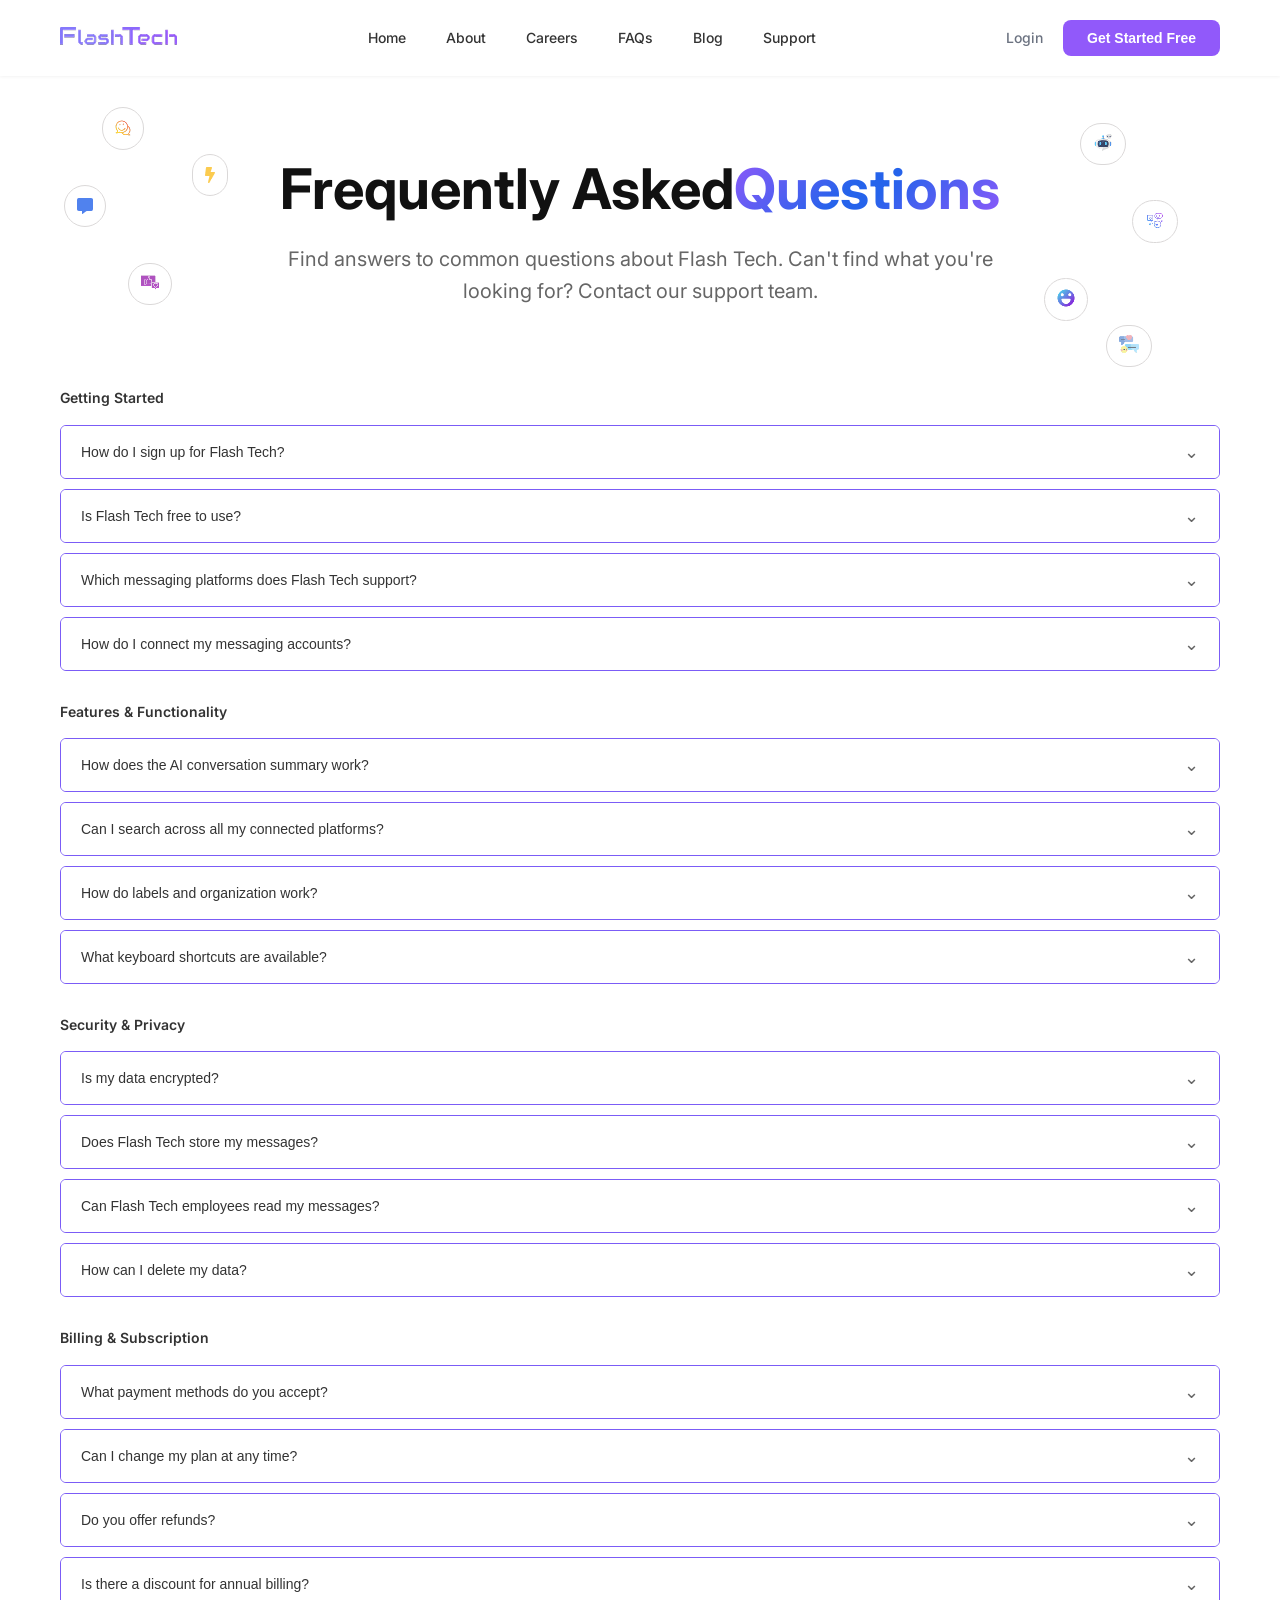
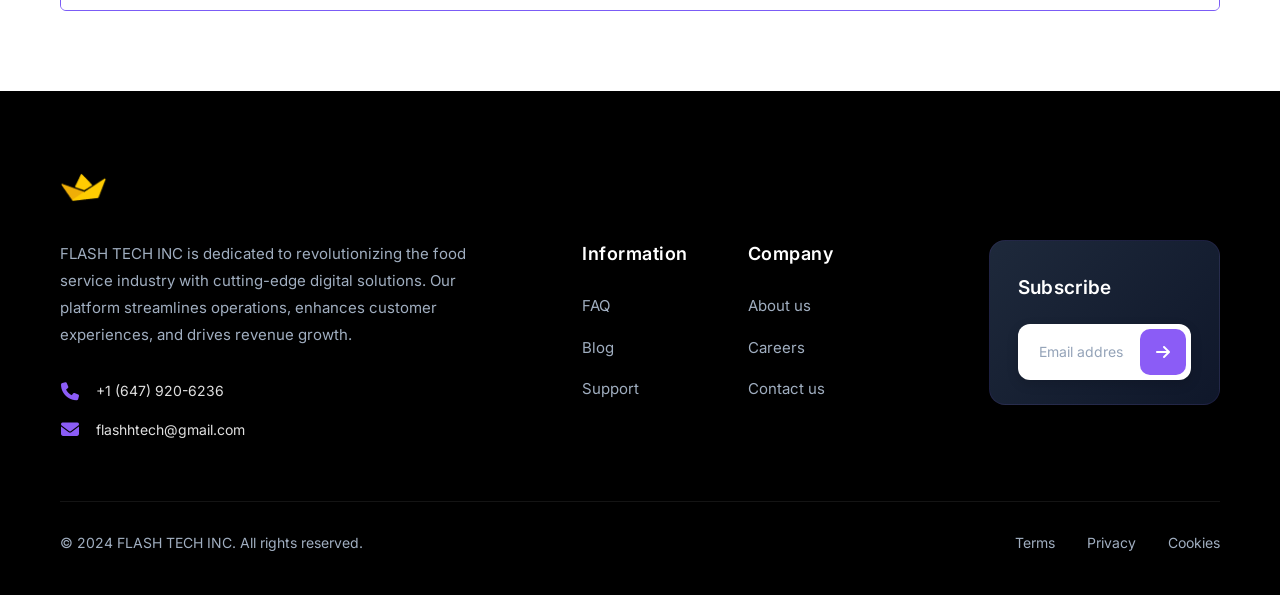
<file: FAQs.html>
<!DOCTYPE html>
<html lang="en">

<head>
    <meta charset="UTF-8">
    <meta name="viewport" content="width=device-width, initial-scale=1.0">
    <title>Flash Tech</title>
    <link href="https://fonts.googleapis.com/css2?family=Inter:wght@300;400;500;600;700;800&display=swap"
        rel="stylesheet">
    <link rel="stylesheet" href="./assets/css/faqs.css">
    <link rel="stylesheet" href="https://cdnjs.cloudflare.com/ajax/libs/font-awesome/6.5.1/css/all.min.css">

</head>

<body>
    <!-- Header -->
    <header>
        <div class="container">
            <nav>
                <div class="logo"><img src="./assets/images/flashlogo.png" alt=""></div>
                <ul>
                   <li><a href="index.html">Home</a></li>
                   <li><a href="about.html">About</a></li>
                    <li><a href="careers.html">Careers</a></li>
                    <li><a href="FAQs.html">FAQs</a></li>
                    <li><a href="blog.html">Blog</a></li>
                    <li><a href="support.html">Support</a></li>
                </ul>
                <ul class="nav-links">
                    <li class="li-item">Login </li>
                    <button class="btn-primary">Get Started Free</button>
                </ul>
                <div class="menu-toggle" id="mobile-menu">
                    <i class="fa-solid fa-bars"></i>
                </div>
            </nav>
        </div>
    </header>

    <!-- Hero Section-->
    <section class="hero">
        <div class="container">
            <!-- Floating Icons -->
            <div class="floating-icon icon-1"><img src="./assets/images/smile.png" alt=""></div>
            <div class="floating-icon icon-2"><img src="./assets/images/robot.png" alt=""></div>
            <div class="floating-icon icon-3"><img src="./assets/images/message.png" alt=""></div>
            <div class="floating-icon icon-4"><img src="./assets/images/talk.png" alt=""></div>
            <div class="floating-icon icon-5"><img src="./assets/images/like.png" alt=""></div>
            <div class="floating-icon icon-6"><img src="./assets/images/emoji.png" alt=""></div>
            <div class="floating-icon icon-7"><img src="./assets/images/chat .png" alt=""></div>
            <div class="floating-icon icon-8"><img src="./assets/images/power.png" alt=""></div>

            <h1>Frequently Asked<span>Questions</span></h1>
            <p class="chat-p">Find answers to common questions about Flash Tech. Can't find what you're looking for?
                Contact our support team. </p>


        </div>
    </section>

    <!-- FAQ Section -->
    <div style="padding-bottom:  70px;">
        <div class="container">
            <div class="section-title">Getting Started</div>

            <div class="faq-item">
                <button class="faq-question">
                    How do I sign up for Flash Tech?
                </button>
                <div class="faq-answer">
                    <div class="faq-answer-content">
                        To sign up for Flash Tech, visit our website and click on the "Sign Up" button. You'll need to
                        provide your email address, create a password, and verify your account through the confirmation
                        email we send you.
                    </div>
                </div>
            </div>

            <div class="faq-item">
                <button class="faq-question">
                    Is Flash Tech free to use?
                </button>
                <div class="faq-answer">
                    <div class="faq-answer-content">
                        Flash Tech offers both free and premium plans. The free plan includes basic messaging features,
                        while premium plans unlock advanced features like unlimited storage, priority support, and
                        enhanced security options.
                    </div>
                </div>
            </div>

            <div class="faq-item">
                <button class="faq-question">
                    Which messaging platforms does Flash Tech support?
                </button>
                <div class="faq-answer">
                    <div class="faq-answer-content">
                        Flash Tech integrates with all major messaging platforms including WhatsApp, Telegram, Slack,
                        Discord, and Microsoft Teams. You can connect multiple platforms simultaneously.
                    </div>
                </div>
            </div>

            <div class="faq-item">
                <button class="faq-question">
                    How do I connect my messaging accounts?
                </button>
                <div class="faq-answer">
                    <div class="faq-answer-content">
                        Navigate to Settings > Connected Accounts and click "Add Account". Select your desired platform
                        and follow the authentication prompts to securely link your account.
                    </div>
                </div>
            </div>

            <div class="section-title">Features & Functionality</div>

            <div class="faq-item">
                <button class="faq-question">
                    How does the AI conversation summary work?
                </button>
                <div class="faq-answer">
                    <div class="faq-answer-content">
                        Our AI analyzes your conversations and creates concise summaries highlighting key points, action
                        items, and important information. You can access summaries from the conversation menu.
                    </div>
                </div>
            </div>

            <div class="faq-item">
                <button class="faq-question">
                    Can I search across all my connected platforms?
                </button>
                <div class="faq-answer">
                    <div class="faq-answer-content">
                        Yes! Use the universal search bar to find messages, files, and contacts across all your
                        connected messaging platforms simultaneously.
                    </div>
                </div>
            </div>

            <div class="faq-item">
                <button class="faq-question">
                    How do labels and organization work?
                </button>
                <div class="faq-answer">
                    <div class="faq-answer-content">
                        Create custom labels to organize conversations by project, priority, or any category you choose.
                        Apply multiple labels to a single conversation and use filters to view messages by label.
                    </div>
                </div>
            </div>

            <div class="faq-item">
                <button class="faq-question">
                    What keyboard shortcuts are available?
                </button>
                <div class="faq-answer">
                    <div class="faq-answer-content">
                        Press '?' to view all available keyboard shortcuts. Common shortcuts include Cmd/Ctrl+K for
                        search, Cmd/Ctrl+N for new message, and Tab to navigate between conversations.
                    </div>
                </div>
            </div>

            <div class="section-title">Security & Privacy</div>

            <div class="faq-item">
                <button class="faq-question">
                    Is my data encrypted?
                </button>
                <div class="faq-answer">
                    <div class="faq-answer-content">
                        Yes, all data is encrypted in transit using TLS 1.3 and at rest using AES-256 encryption. We
                        follow industry-standard security practices to protect your information.
                    </div>
                </div>
            </div>

            <div class="faq-item">
                <button class="faq-question">
                    Does Flash Tech store my messages?
                </button>
                <div class="faq-answer">
                    <div class="faq-answer-content">
                        Flash Tech caches messages temporarily to provide features like search and summaries. You can
                        control data retention settings and delete your data at any time from your account settings.
                    </div>
                </div>
            </div>

            <div class="faq-item">
                <button class="faq-question">
                    Can Flash Tech employees read my messages?
                </button>
                <div class="faq-answer">
                    <div class="faq-answer-content">
                        No. Flash Tech employees cannot access your messages. We implement strict access controls and
                        only process your data as necessary to provide our services.
                    </div>
                </div>
            </div>

            <div class="faq-item">
                <button class="faq-question">
                    How can I delete my data?
                </button>
                <div class="faq-answer">
                    <div class="faq-answer-content">
                        Go to Settings > Privacy > Delete Data. You can choose to delete specific conversations, all
                        cached messages, or your entire account. Deletion is permanent and cannot be undone.
                    </div>
                </div>
            </div>

            <div class="section-title">Billing & Subscription</div>

            <div class="faq-item">
                <button class="faq-question">
                    What payment methods do you accept?
                </button>
                <div class="faq-answer">
                    <div class="faq-answer-content">
                        We accept all major credit cards (Visa, Mastercard, American Express), PayPal, and bank
                        transfers for annual subscriptions. Payment is processed securely through our PCI-compliant
                        payment partners.
                    </div>
                </div>
            </div>

            <div class="faq-item">
                <button class="faq-question">
                    Can I change my plan at any time?
                </button>
                <div class="faq-answer">
                    <div class="faq-answer-content">
                        Yes, you can upgrade or downgrade your plan at any time. Upgrades take effect immediately, while
                        downgrades will apply at the start of your next billing cycle.
                    </div>
                </div>
            </div>

            <div class="faq-item">
                <button class="faq-question">
                    Do you offer refunds?
                </button>
                <div class="faq-answer">
                    <div class="faq-answer-content">
                        We offer a 30-day money-back guarantee for all new subscriptions. If you're not satisfied,
                        contact our support team within 30 days of purchase for a full refund.
                    </div>
                </div>
            </div>

            <div class="faq-item">
                <button class="faq-question">
                    Is there a discount for annual billing?
                </button>
                <div class="faq-answer">
                    <div class="faq-answer-content">
                        Yes! Annual subscriptions receive a 20% discount compared to monthly billing. You'll save even
                        more with our multi-year plans.
                    </div>
                </div>
            </div>
        </div>
    </div>


    <!-- Footer -->
    <footer class="main-footer" style="background-color: black;">
        <div class="container">
            <div class="footer-logo">
                <img src="./assets/images/crwon.png" alt="">
            </div>
            <div class="footer-grid">

                <!-- Brand & Contact -->
                <div class="footer-brand">

                    <p class="brand-desc">FLASH TECH INC is dedicated to revolutionizing the food service industry with
                        cutting-edge digital solutions. Our platform streamlines operations, enhances customer
                        experiences, and drives revenue growth.</p>
                    <div class="footer-contact-social">
                        <div class="contact-info">
                            <div class="contact-item">
                                <i class="fa-solid fa-phone"></i>
                                <span>+1 (647) 920-6236</span>
                            </div>
                            <div class="contact-item">
                                <i class="fa-solid fa-envelope"></i>
                                <span>flashhtech@gmail.com</span>
                            </div>
                        </div>

                    </div>
                </div>
                <div class="navigates">
                    <!-- Navigation 1 -->
                    <div class="footer-nav">
                        <h4>Information</h4>
                        <ul>
                            <li><a href="./FAQs.html">FAQ</a></li>
                            <li><a href="./blog.html">Blog</a></li>
                            <li><a href="./support.html">Support</a></li>
                        </ul>
                    </div>

                    <!-- Navigation 2 -->
                    <div class="footer-nav">
                        <h4>Company</h4>
                        <ul>
                            <li><a href="./about.html">About us</a></li>
                            <li><a href="./careers.html">Careers</a></li>
                            <li><a href="./contact.html">Contact us</a></li>
                        </ul>
                    </div>
                </div>
                <!-- Subscribe Card -->
                <div class="footer-subscribe">
                    <div class="subscribe-card">
                        <h4>Subscribe</h4>
                        <form class="subscribe-form">
                            <div class="input-group">
                                <input type="email" placeholder="Email address" required>
                                <button type="submit" class="btn-arrow">
                                    <i class="fa-solid fa-arrow-right"></i>
                                </button>
                            </div>
                        </form>
                    </div>
                </div>
            </div>

            <!-- Bottom Bar -->
            <div class="footer-bottom">
                <p>&copy; 2024 FLASH TECH INC. All rights reserved.</p>
                <div class="bottom-links">
                    <a href="#">Terms</a>
                    <a href="#">Privacy</a>
                    <a href="#">Cookies</a>
                </div>
            </div>
        </div>
    </footer>
   <script>
        const menuToggle = document.getElementById('mobile-menu');
        const navLinks = document.querySelector('.nav-links');
        const mainNav = document.querySelector('nav > ul:first-of-type');

        menuToggle.addEventListener('click', () => {
            navLinks.classList.toggle('active');
            mainNav.classList.toggle('active');
            const icon = menuToggle.querySelector('i');
            if (navLinks.classList.contains('active')) {
                icon.classList.remove('fa-bars');
                icon.classList.add('fa-xmark');
            } else {
                icon.classList.remove('fa-xmark');
                icon.classList.add('fa-bars');
            }
        });

        // Close menu when a link is clicked
        const menuLinks = mainNav.querySelectorAll('li a');
        menuLinks.forEach(link => {
            link.addEventListener('click', () => {
                navLinks.classList.remove('active');
                mainNav.classList.remove('active');
                const icon = menuToggle.querySelector('i');
                icon.classList.remove('fa-xmark');
                icon.classList.add('fa-bars');
            });
        });
    </script>
</body>

</html>
</file>
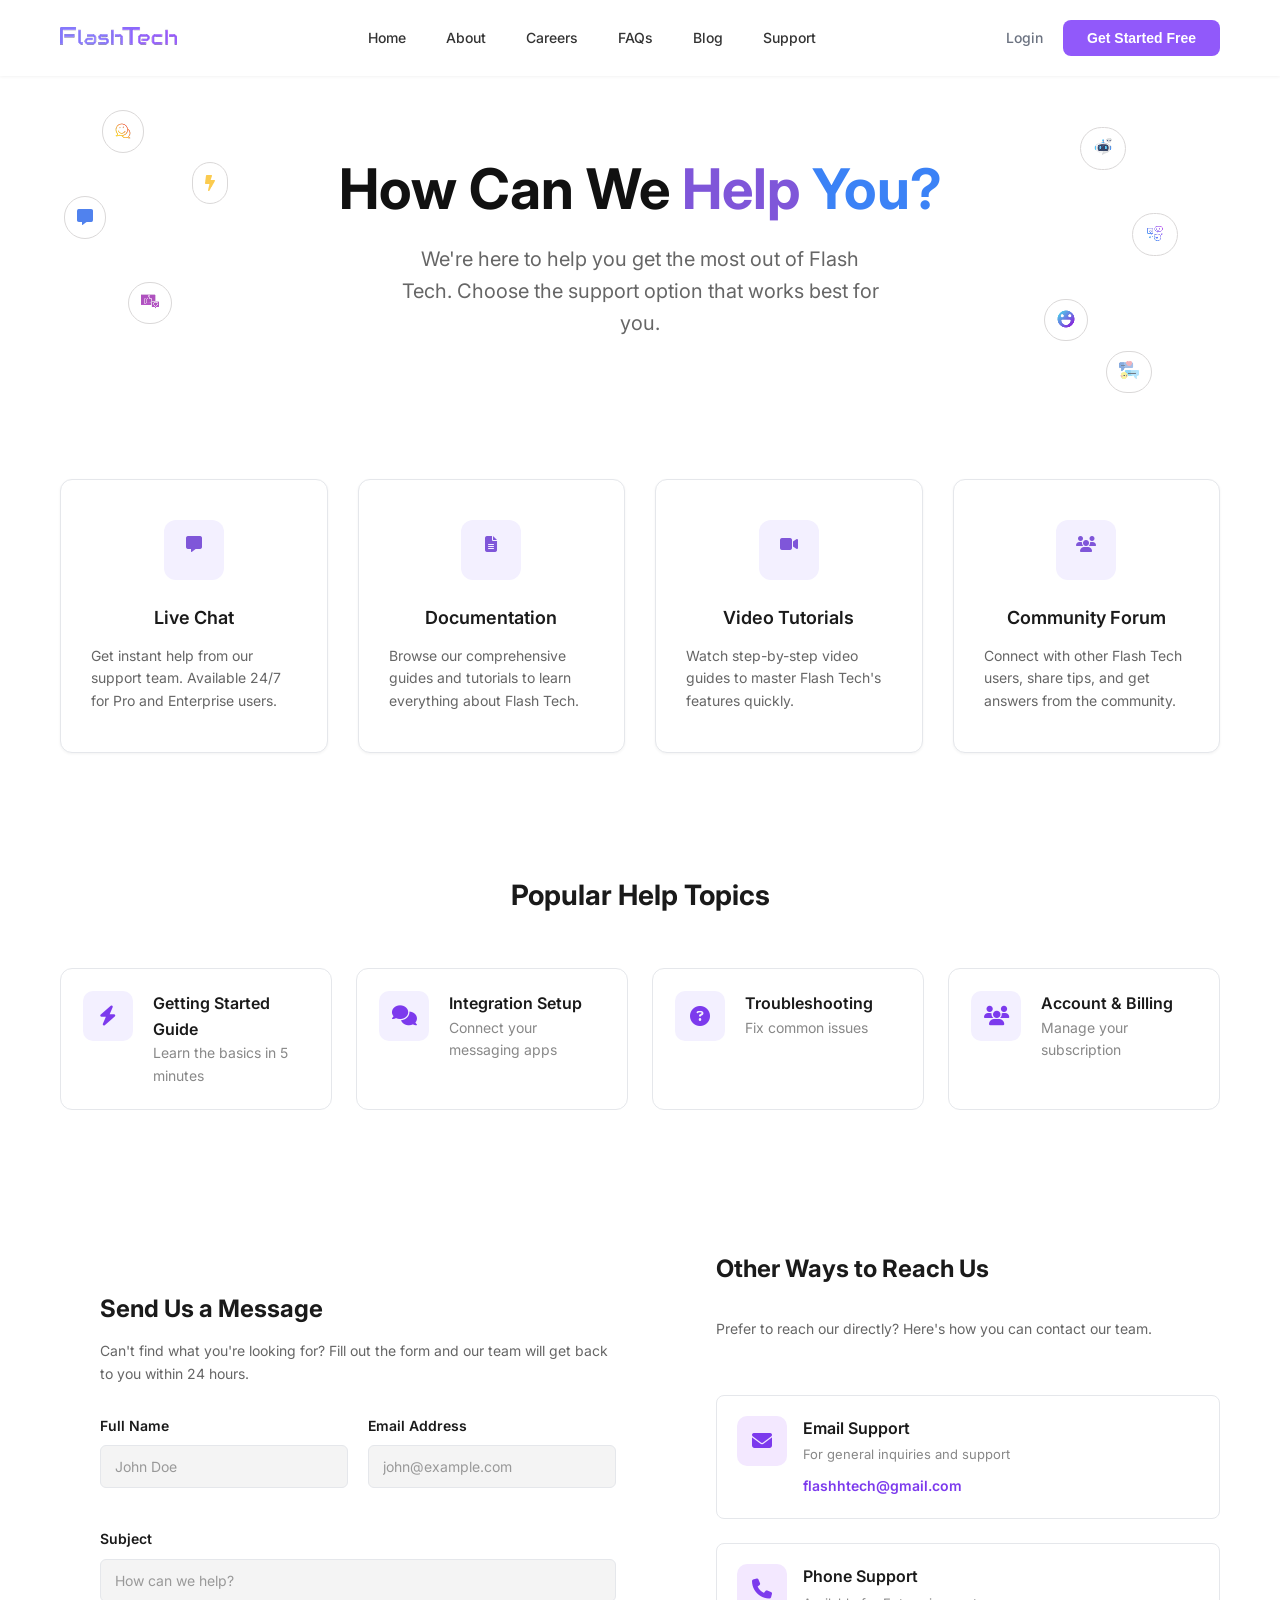
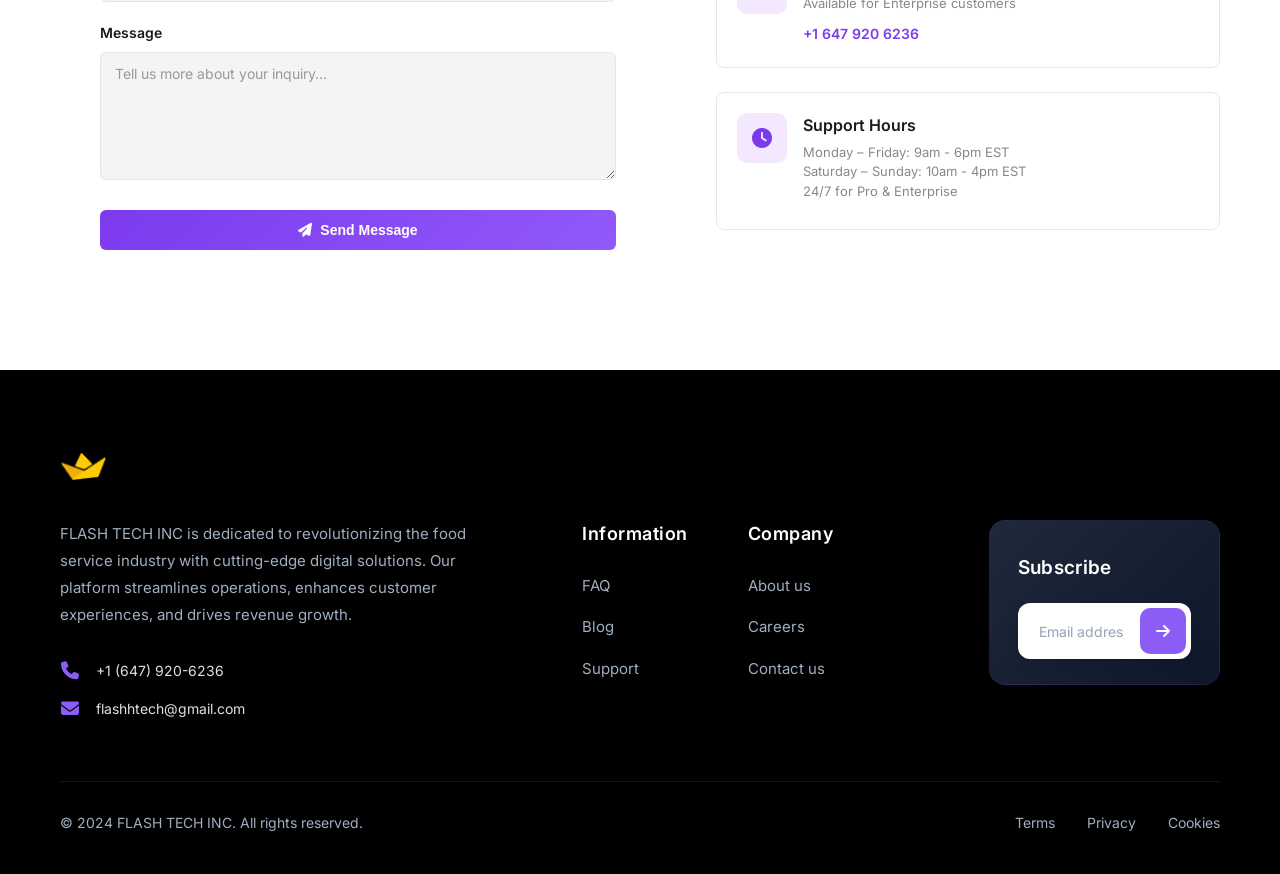
<file: support.html>
<!DOCTYPE html>
<html lang="en">

<head>
    <meta charset="UTF-8">
    <meta name="viewport" content="width=device-width, initial-scale=1.0">
    <title>Flash Tech</title>
    <link href="https://fonts.googleapis.com/css2?family=Inter:wght@300;400;500;600;700;800&display=swap"
        rel="stylesheet">
    <link rel="stylesheet" href="./assets/css/support.css">
    <link rel="stylesheet" href="https://cdnjs.cloudflare.com/ajax/libs/font-awesome/6.5.1/css/all.min.css">

</head>

<body>
    <!-- Header -->
    <header>
        <div class="container">
            <nav>
                <div class="logo"><img src="./assets/images/flashlogo.png" alt=""></div>

                <ul>
                   <li><a href="index.html">Home</a></li>
                   <li><a href="about.html">About</a></li>
                    <li><a href="careers.html">Careers</a></li>
                    <li><a href="FAQs.html">FAQs</a></li>
                    <li><a href="blog.html">Blog</a></li>
                    <li><a href="support.html">Support</a></li>
                </ul>
                <ul class="nav-links">
                    <li class="li-item">Login </li>
                    <button class="btn-primary">Get Started Free</button>
                </ul>
                <div class="menu-toggle" id="mobile-menu">
                    <i class="fa-solid fa-bars"></i>
                </div>
            </nav>
        </div>
    </header>

    <!-- Hero Section-->
    <section class="hero">
        <div class="container">
            <!-- Floating Icons -->
            <div class="floating-icon icon-1"><img src="./assets/images/smile.png" alt=""></div>
            <div class="floating-icon icon-2"><img src="./assets/images/robot.png" alt=""></div>
            <div class="floating-icon icon-3"><img src="./assets/images/message.png" alt=""></div>
            <div class="floating-icon icon-4"><img src="./assets/images/talk.png" alt=""></div>
            <div class="floating-icon icon-5"><img src="./assets/images/like.png" alt=""></div>
            <div class="floating-icon icon-6"><img src="./assets/images/emoji.png" alt=""></div>
            <div class="floating-icon icon-7"><img src="./assets/images/chat .png" alt=""></div>
            <div class="floating-icon icon-8"><img src="./assets/images/power.png" alt=""></div>

            <h1>How Can We <span style="color: #7F56D9;">Help</span> <span style="color: #3B82F6;">You?</span></h1>
            <p class="chat-p">We're here to help you get the most out of Flash Tech. Choose the support option that
                works best for you. </p>


        </div>
    </section>

    <!-- hero section card  -->
    <section class="support-cards-section">
        <div class="container">
            <div class="support-cards-grid">
                <!-- Live Chat Card -->
                <div class="support-card">
                    <div class="support-card-icon">
                        <i class="fa-solid fa-message" style="color: #7F56D9;"></i>
                    </div>
                    <h3 class="support-card-title">Live Chat</h3>
                    <p class="support-card-description">Get instant help from our support team. Available 24/7 for Pro
                        and Enterprise users.</p>
                </div>

                <!-- Documentation Card -->
                <div class="support-card">
                    <div class="support-card-icon">
                        <i class="fa-solid fa-file-lines" style="color: #7F56D9;"></i>
                    </div>
                    <h3 class="support-card-title">Documentation</h3>
                    <p class="support-card-description">Browse our comprehensive guides and tutorials to learn
                        everything about Flash Tech.</p>
                </div>

                <!-- Video Tutorials Card -->
                <div class="support-card">
                    <div class="support-card-icon">
                        <i class="fa-solid fa-video" style="color: #7F56D9;"></i>
                    </div>
                    <h3 class="support-card-title">Video Tutorials</h3>
                    <p class="support-card-description">Watch step-by-step video guides to master Flash Tech's features
                        quickly.</p>
                </div>

                <!-- Community Forum Card -->
                <div class="support-card">
                    <div class="support-card-icon">
                        <i class="fa-solid fa-users" style="color: #7F56D9;"></i>
                    </div>
                    <h3 class="support-card-title">Community Forum</h3>
                    <p class="support-card-description">Connect with other Flash Tech users, share tips, and get answers
                        from the community.</p>
                </div>
            </div>
        </div>
    </section>

    <!-- popular topic section -->
        <section class="popular-topics-section">
            <div class="container">
                <h2 class="section-heading">Popular Help Topics</h2>
                <div class="topics-grid">
                    <!-- Topic 1 -->
                    <div class="topic-card">
                        <div class="topic-icon">
                            <i class="fa-solid fa-bolt"></i>
                        </div>
                        <div class="topic-content">
                            <h3 class="topic-title">Getting Started Guide</h3>
                            <p class="topic-description">Learn the basics in 5 minutes</p>
                        </div>
                    </div>

                    <!-- Topic 2 -->
                    <div class="topic-card">
                        <div class="topic-icon">
                            <i class="fa-solid fa-comments"></i>
                        </div>
                        <div class="topic-content">
                            <h3 class="topic-title">Integration Setup</h3>
                            <p class="topic-description">Connect your messaging apps</p>
                        </div>
                    </div>

                    <!-- Topic 3 -->
                    <div class="topic-card">
                        <div class="topic-icon">
                            <i class="fa-solid fa-circle-question"></i>
                        </div>
                        <div class="topic-content">
                            <h3 class="topic-title">Troubleshooting</h3>
                            <p class="topic-description">Fix common issues</p>
                        </div>
                    </div>

                    <!-- Topic 4 -->
                    <div class="topic-card">
                        <div class="topic-icon">
                            <i class="fa-solid fa-users"></i>
                        </div>
                        <div class="topic-content">
                            <h3 class="topic-title">Account & Billing</h3>
                            <p class="topic-description">Manage your subscription</p>
                        </div>
                    </div>
                </div>
            </div>
        </section>

    <!-- form section -->
    <section class="contact-form-section">
        <div class="container">
            <div class="contact-wrapper">
                <!-- Left Column - Contact Form -->
                <div class="form-column">
                    <h2 class="form-title">Send Us a Message</h2>
                    <p class="form-subtitle">Can't find what you're looking for? Fill out the form and our team will get back to you within 24 hours.</p>
                    
                    <form class="contact-form">
                        <div class="form-row">
                            <div class="form-group">
                                <label for="full-name">Full Name</label>
                                <input type="text" id="full-name" placeholder="John Doe" required>
                            </div>
                            <div class="form-group">
                                <label for="email">Email Address</label>
                                <input type="email" id="email" placeholder="john@example.com" required>
                            </div>
                        </div>

                        <div class="form-group full-width">
                            <label for="subject">Subject</label>
                            <input type="text" id="subject" placeholder="How can we help?" required>
                        </div>

                        <div class="form-group full-width">
                            <label for="message">Message</label>
                            <textarea id="message" rows="6" placeholder="Tell us more about your inquiry..." required></textarea>
                        </div>

                        <button type="submit" class="submit-btn">
                            <i class="fa-solid fa-paper-plane"></i>
                            Send Message
                        </button>
                    </form>
                </div>

                <!-- Right Column - Contact Info -->
                <div class="info-column">
                    <h2 class="info-title">Other Ways to Reach Us</h2>
                    <p class="info-subtitle">Prefer to reach our directly? Here's how you can contact our team.</p>

                    <div class="contact-methods">
                        <!-- Email Support -->
                        <div class="contact-method">
                            <div class="method-icon email-icon">
                                <i class="fa-solid fa-envelope"></i>
                            </div>
                            <div class="method-content">
                                <h3 class="method-title">Email Support</h3>
                                <p class="method-subtitle">For general inquiries and support</p>
                                <a href="mailto:flashhtech@gmail.com" class="method-link">flashhtech@gmail.com</a>
                            </div>
                        </div>

                        <!-- Phone Support -->
                        <div class="contact-method">
                            <div class="method-icon phone-icon">
                                <i class="fa-solid fa-phone"></i>
                            </div>
                            <div class="method-content">
                                <h3 class="method-title">Phone Support</h3>
                                <p class="method-subtitle">Available for Enterprise customers</p>
                                <a href="tel:+18006255247" class="method-link">+1 647 920 6236</a>
                            </div>
                        </div>

                        <!-- Support Hours -->
                        <div class="contact-method">
                            <div class="method-icon hours-icon">
                                <i class="fa-solid fa-clock"></i>
                            </div>
                            <div class="method-content">
                                <h3 class="method-title">Support Hours</h3>
                                <p class="method-subtitle">Monday – Friday: 9am - 6pm EST<br>Saturday – Sunday: 10am - 4pm EST<br>24/7 for Pro & Enterprise</p>
                            </div>
                        </div>
                    </div>
                </div>
            </div>
        </div>
    </section>

   <!-- Footer -->
    <footer class="main-footer" style="background-color: black;">
        <div class="container">
            <div class="footer-logo">
                <img src="./assets/images/crwon.png" alt="">
            </div>
            <div class="footer-grid">

                <!-- Brand & Contact -->
                <div class="footer-brand">

                    <p class="brand-desc">FLASH TECH INC is dedicated to revolutionizing the food service industry with
                        cutting-edge digital solutions. Our platform streamlines operations, enhances customer
                        experiences, and drives revenue growth.</p>
                    <div class="footer-contact-social">
                        <div class="contact-info">
                            <div class="contact-item">
                                <i class="fa-solid fa-phone"></i>
                                <span>+1 (647) 920-6236</span>
                            </div>
                            <div class="contact-item">
                                <i class="fa-solid fa-envelope"></i>
                                <span>flashhtech@gmail.com</span>
                            </div>
                        </div>

                    </div>
                </div>
                <div class="navigates">
                    <!-- Navigation 1 -->
                    <div class="footer-nav">
                        <h4>Information</h4>
                        <ul>
                            <li><a href="./FAQs.html">FAQ</a></li>
                            <li><a href="./blog.html">Blog</a></li>
                            <li><a href="./support.html">Support</a></li>
                        </ul>
                    </div>

                    <!-- Navigation 2 -->
                    <div class="footer-nav">
                        <h4>Company</h4>
                        <ul>
                            <li><a href="./about.html">About us</a></li>
                            <li><a href="./careers.html">Careers</a></li>
                            <li><a href="./contact.html">Contact us</a></li>
                        </ul>
                    </div>
                </div>
                <!-- Subscribe Card -->
                <div class="footer-subscribe">
                    <div class="subscribe-card">
                        <h4>Subscribe</h4>
                        <form class="subscribe-form">
                            <div class="input-group">
                                <input type="email" placeholder="Email address" required>
                                <button type="submit" class="btn-arrow">
                                    <i class="fa-solid fa-arrow-right"></i>
                                </button>
                            </div>
                        </form>
                    </div>
                </div>
            </div>

            <!-- Bottom Bar -->
            <div class="footer-bottom">
                <p>&copy; 2024 FLASH TECH INC. All rights reserved.</p>
                <div class="bottom-links">
                    <a href="#">Terms</a>
                    <a href="#">Privacy</a>
                    <a href="#">Cookies</a>
                </div>
            </div>
        </div>
    </footer>
   <script>
        const menuToggle = document.getElementById('mobile-menu');
        const navLinks = document.querySelector('.nav-links');
        const mainNav = document.querySelector('nav > ul:first-of-type');

        menuToggle.addEventListener('click', () => {
            navLinks.classList.toggle('active');
            mainNav.classList.toggle('active');
            const icon = menuToggle.querySelector('i');
            if (navLinks.classList.contains('active')) {
                icon.classList.remove('fa-bars');
                icon.classList.add('fa-xmark');
            } else {
                icon.classList.remove('fa-xmark');
                icon.classList.add('fa-bars');
            }
        });

        // Close menu when a link is clicked
        const menuLinks = mainNav.querySelectorAll('li a');
        menuLinks.forEach(link => {
            link.addEventListener('click', () => {
                navLinks.classList.remove('active');
                mainNav.classList.remove('active');
                const icon = menuToggle.querySelector('i');
                icon.classList.remove('fa-xmark');
                icon.classList.add('fa-bars');
            });
        });
    </script>
</body>

</html>
</file>
<file: assets/css/style.css>
* {
    margin: 0;
    padding: 0;
    box-sizing: border-box;
}

body {
    font-family: 'Inter', sans-serif;
    color: #333;
    line-height: 1.6;
    overflow-x: hidden;
}

.container {
    max-width: 1250px;
    margin: 0 auto;
    padding: 0 20px;
}

/* Header */
header {
    background: white;
    padding: 20px 0;
    box-shadow: 0 1px 3px rgba(0, 0, 0, 0.05);
    position: sticky;
    top: 0;
    z-index: 1000;
}

nav {
    display: flex;
    justify-content: space-between;
    align-items: center;
}

.logo {
    font-weight: 700;
    font-size: 20px;
    color: #7c3aed;
}

.logo img {
    max-height: 40px;
    width: auto;
}

.nav-links {
    display: flex;
    list-style: none;
    gap: 20px;
    align-items: center;
}

.menu-toggle {
    display: none;
    font-size: 24px;
    color: #7c3aed;
    cursor: pointer;
}

.li-item {
    font-size: 14px;
    font-weight: 500;
    color: #6B7280;
    cursor: pointer;
}

.nav-links a {
    text-decoration: none;
    color: #666;
    font-size: 14px;
    font-weight: 500;
    transition: color 0.3s;
}

.nav-links a:hover {
    color: #7c3aed;
}

.btn-primary {
    background: #9159FA;
    color: white;
    padding: 10px 24px;
    border-radius: 8px;
    border: none;
    font-weight: 600;
    font-size: 14px;
    cursor: pointer;
    transition: all 0.3s;
    text-decoration: none;
    display: inline-block;
}

.btn-primary:hover {
    background: #6d28d9;
    transform: translateY(-1px);
}


/* Main Navigation Menu */
nav>ul:first-of-type {
    display: flex;
    list-style: none;
    gap: 40px;
    align-items: center;
}

nav>ul:first-of-type li {
    font-size: 14px;
    font-weight: 500;
}

nav>ul:first-of-type li a {
    text-decoration: none;
    color: #333;
    transition: color 0.3s ease;
    position: relative;
    padding-bottom: 4px;
}

nav>ul:first-of-type li a:hover {
    color: #7c3aed;
}

nav>ul:first-of-type li a::after {
    content: '';
    position: absolute;
    bottom: 0;
    left: 0;
    width: 0;
    height: 2px;
    background: #7c3aed;
    transition: width 0.3s ease;
}

nav>ul:first-of-type li a:hover::after {
    width: 100%;
}

nav>ul:first-of-type li a.active {
    color: #7c3aed;
}

nav>ul:first-of-type li a.active::after {
    width: 100%;
}

/* Responsive Navigation */
@media (max-width: 768px) {
    nav>ul:first-of-type {
        display: none;
    }

    nav>ul:first-of-type.active {
        display: flex;
        flex-direction: column;
        position: absolute;
        top: 70px;
        left: 0;
        right: 0;
        background: white;
        border-bottom: 1px solid #e5e7eb;
        padding: 120px 0;
        gap: 0;
    }

    nav>ul:first-of-type.active li {
        padding: 12px 20px;
        border-bottom: 1px solid #f3f4f6;
    }

    nav>ul:first-of-type.active li:last-child {
        border-bottom: none;
    }

    nav>ul:first-of-type.active li a {
        display: block;
    }

    .menu-toggle {
        display: block;
    }
}




/* Hero Section */
.hero {
    text-align: center;
    padding: 80px 0 40px;
    position: relative;
}

/* Floating Icons */
.floating-icon {
    position: absolute;
    font-size: 24px;
    opacity: 0.8;
    border: 1px solid #d2cfcf;
    padding: 1px 12px;
    border-radius: 34px;
    background-color: white;
}

.floating-icon img {
    max-width: 40px;
    height: auto;
}

.icon-1 {
    top: 10%;
    left: 8%;
    animation: float 3s ease-in-out infinite;
    animation-delay: 0s;
}

.icon-2 {
    top: 15%;
    right: 12%;
    animation: float 3s ease-in-out infinite;
    animation-delay: 0.5s;
}

.icon-3 {
    top: 35%;
    left: 5%;
    animation: float 3s ease-in-out infinite;
    animation-delay: 1s;
}

.icon-4 {
    top: 40%;
    right: 8%;
    animation: float 3s ease-in-out infinite;
    animation-delay: 1.5s;
}

.icon-5 {
    top: 60%;
    left: 10%;
    animation: float 3s ease-in-out infinite;
    animation-delay: 2s;
}

.icon-6 {
    top: 65%;
    right: 15%;
    animation: float 3s ease-in-out infinite;
    animation-delay: 2.5s;
}

.icon-7 {
    top: 80%;
    right: 10%;
    animation: float 3s ease-in-out infinite;
    animation-delay: 1.2s;
}

.icon-8 {
    top: 25%;
    left: 15%;
    animation: float 3s ease-in-out infinite;
    animation-delay: 0.8s;
}

@keyframes float {

    0%,
    100% {
        transform: translateY(0px);
    }

    50% {
        transform: translateY(-10px);
    }
}

.hero-badge {
    display: inline-block;
    background: #1e40af;
    color: white;
    padding: 8px 16px;
    border-radius: 8px;
    font-weight: 600;
    font-size: 14px;
    margin-top: 20px;
}

.hero h1 {
    font-size: 56px;
    font-weight: 700;
    margin-bottom: 20px;
    line-height: 1.2;
    color: #111;
}

.hero h1 span {
    background: linear-gradient(135deg,
            #9159FA 0%,
            #2563EB 45%,
            #2563EB 55%,
            #9159FA 100%);
    -webkit-background-clip: text;
    -webkit-text-fill-color: transparent;
    background-clip: text;
}

.hero p {
    font-size: 20px;
    color: #666;
    max-width: 467px;
    margin: 0 auto 40px;
    font-weight: 400;
}

.hero-buttons {
    display: flex;
    gap: 16px;
    justify-content: center;
    margin-bottom: 60px;
    flex-wrap: wrap;
}


.btn-large {
    padding: 14px 32px;
    font-size: 15px;
    border-radius: 10px;
}

/* Device Mockup Section */
.mockup-section {
    background: #272938;
    padding: 60px 40px;
    position: relative;
    margin: 40px 0;
    border-radius: 20px;
    overflow: visible;
}

.mockup-floating-icon {
    position: absolute;
    width: 60px;
    height: 60px;
    background: white;
    border-radius: 50%;
    display: flex;
    align-items: center;
    justify-content: center;
    font-size: 28px;
    box-shadow: 0 10px 30px rgba(0, 0, 0, 0.2);
    animation: float 3s ease-in-out infinite;
}

.mockup-floating-icon.icon-left {
    left: -30px;
    top: 50%;
    transform: translateY(-50%);
}

.mockup-floating-icon.icon-right {
    right: -30px;
    top: 50%;
    transform: translateY(-50%);
    animation-delay: 1.5s;
}

.mockup-container {
    position: relative;
    max-width: 1000px;
    margin: 0 auto;
    display: flex;
    justify-content: center;
    align-items: center;
}

.device-frame {
    background: #2d3748;
    border-radius: 20px;
    padding: 20px;
    box-shadow: 0 40px 100px rgba(0, 0, 0, 0.3);
    width: 100%;
    display: flex;
    gap: 0;
}

/* Sidebar */
.app-sidebar {
    background: #1a202c;
    width: 60px;
    border-radius: 12px 0 0 12px;
    padding: 20px 10px;
    display: flex;
    flex-direction: column;
    align-items: center;
    gap: 20px;
}

.sidebar-icon {
    width: 40px;
    height: 40px;
    border-radius: 8px;
    display: flex;
    align-items: center;
    justify-content: center;
    cursor: pointer;
    transition: all 0.3s;
    position: relative;
}

.sidebar-icon.active::before {
    content: '';
    position: absolute;
    left: -10px;
    width: 3px;
    height: 30px;
    background: #7c3aed;
    border-radius: 0 2px 2px 0;
}

.sidebar-icon.download {
    margin-top: auto;
    color: #9ca3af;
}

.icon-placeholder {
    width: 32px;
    height: 32px;
    border-radius: 6px;
    display: flex;
    align-items: center;
    justify-content: center;
    color: white;
    font-weight: 600;
    font-size: 14px;
}

.icon-placeholder.whatsapp {
    background: #25D366;
}

.icon-placeholder.telegram {
    background: #0088cc;
}

.icon-placeholder.slack {
    background: #4A154B;
}

.icon-placeholder.discord {
    background: #5865F2;
}

.device-screen {
    background: #f8f9fa;
    border-radius: 0 12px 12px 0;
    flex: 1;
    display: flex;
    flex-direction: column;
    overflow: hidden;
}

/* Header */
.screen-header {
    background: white;
    padding: 12px 20px;
    display: flex;
    justify-content: space-between;
    align-items: center;
    border-bottom: 1px solid #e5e7eb;
    flex-wrap: wrap;
    gap: 10px;
}

.header-left {
    display: flex;
    align-items: center;
    gap: 20px;
    flex: 1;
    min-width: 200px;
}

.app-name {
    font-weight: 600;
    color: #7c3aed;
    font-size: 14px;
}

.search-bar {
    display: flex;
    align-items: center;
    gap: 8px;
    background: #f3f4f6;
    padding: 6px 12px;
    border-radius: 6px;
    flex: 1;
    max-width: 300px;
}

.search-bar i {
    color: #9ca3af;
    font-size: 12px;
}

.search-bar input {
    border: none;
    background: transparent;
    outline: none;
    font-size: 13px;
    width: 100%;
    color: #333;
}

.search-bar input::placeholder {
    color: #9ca3af;
}

.header-icons {
    display: flex;
    align-items: center;
    gap: 15px;
    color: #6b7280;
    font-size: 14px;
}

.header-icons i {
    cursor: pointer;
    transition: color 0.3s;
}

.header-icons i:hover {
    color: #7c3aed;
}

/* Content Wrapper */
.content-wrapper {
    display: flex;
    flex: 1;
    overflow: hidden;
}

/* Chat List */
.chat-list {
    width: 320px;
    background: white;
    border-right: 1px solid #e5e7eb;
    display: flex;
    flex-direction: column;
    overflow-y: auto;
}

.chat-list-header {
    padding: 16px 20px;
    display: flex;
    justify-content: space-between;
    align-items: center;
    border-bottom: 1px solid #e5e7eb;
}

.chat-list-header h3 {
    font-size: 14px;
    font-weight: 600;
    color: #111;
}

.chat-list-header i {
    color: #9ca3af;
    cursor: pointer;
}

.chat-item {
    display: flex;
    align-items: center;
    gap: 12px;
    padding: 12px 20px;
    cursor: pointer;
    transition: background 0.2s;
    position: relative;
}

.chat-item:hover {
    background: #f9fafb;
}

.chat-item.active {
    background: #f3f4f6;
}

.chat-item.active::before {
    content: '';
    position: absolute;
    left: 0;
    width: 3px;
    height: 100%;
    background: #7c3aed;
}

.avatar {
    width: 40px;
    height: 40px;
    border-radius: 50%;
    background: linear-gradient(135deg, #7c3aed, #a855f7);
    flex-shrink: 0;
}

.avatar img {
    width: 100%;
    height: 100%;
    object-fit: cover;
    border-radius: 50%;
}

.avatar.small {
    width: 24px;
    height: 24px;
}

.chat-content {
    flex: 1;
    min-width: 0;
}

.chat-name {
    font-weight: 600;
    font-size: 13px;
    color: #111;
    margin-bottom: 2px;
}

.chat-message {
    font-size: 12px;
    color: #6b7280;
    white-space: nowrap;
    overflow: hidden;
    text-overflow: ellipsis;
}

.chat-time {
    font-size: 11px;
    color: #9ca3af;
    flex-shrink: 0;
}

/* Chat Detail */
.chat-detail {
    flex: 1;
    background: #f9fafb;
    display: flex;
    flex-direction: column;
    padding: 20px;
    overflow-y: auto;
}

.chat-detail-header {
    margin-bottom: 20px;
}

.chat-detail-header h3 {
    font-size: 16px;
    font-weight: 600;
    color: #111;
    margin-bottom: 4px;
}

.chat-detail-header p {
    font-size: 12px;
    color: #9ca3af;
    margin-bottom: 12px;
}

.detail-icons {
    display: flex;
    gap: 12px;
}

.detail-icons i {
    color: #6b7280;
    font-size: 16px;
    cursor: pointer;
}

.chat-detail-info {
    background: white;
    padding: 12px 16px;
    border-radius: 8px;
    margin-bottom: 16px;
}

.detail-user {
    display: flex;
    justify-content: space-between;
    align-items: center;
    margin-bottom: 8px;
}

.detail-user span {
    font-size: 13px;
    font-weight: 500;
    color: #111;
}

.detail-date {
    font-size: 12px;
    color: #9ca3af;
}

.chat-messages {
    display: flex;
    flex-direction: column;
    gap: 12px;
}

.message {
    padding: 12px 16px;
    border-radius: 12px;
    font-size: 13px;
    line-height: 1.5;
}

.message-sent {
    background: #7c3aed;
    color: white;
    align-self: flex-end;
    max-width: 80%;
}

.message-received {
    background: white;
    color: #333;
    align-self: flex-start;
    max-width: 80%;
}

.message-input-wrapper {
    display: flex;
    align-items: center;
    gap: 12px;
    background: white;
    padding: 12px 16px;
    border-radius: 12px;
    margin-top: 8px;
}

.message-input {
    flex: 1;
    border: none;
    outline: none;
    font-size: 13px;
    color: #333;
}

.message-input::placeholder {
    color: #9ca3af;
}

.message-input-wrapper i {
    color: #9ca3af;
    cursor: pointer;
    font-size: 16px;
}

/* Integrations */
.integrations {
    text-align: center;
    padding: 60px 0;
    background: #fafafa;
}

.integrations h2 {
    font-size: 32px;
    font-weight: 700;
    margin-bottom: 12px;
    color: #111;
}

.integrations-subtitle {
    color: #666;
    font-size: 16px;
    margin-bottom: 40px;
}

.integration-icons {
    display: flex;
    justify-content: center;
    gap: 30px;
    flex-wrap: wrap;
    margin-bottom: 20px;
}

.integration-item {
    display: flex;
    flex-direction: column;
    align-items: center;
    gap: 10px;
}

.integration-item span {
    font-size: 13px;
    color: #666;
    font-weight: 500;
}

.integration-icon {
    width: 56px;
    height: 56px;
    border-radius: 50%;
    display: flex;
    align-items: center;
    justify-content: center;
    transition: transform 0.3s;
    font-size: 24px;
    color: rgb(0, 0, 0);
}

.integration-icon img {
    width: 100%;
    height: 100%;
    object-fit: contain;
}

/* Limited Time Offer Section */
.limited-offer {
    padding: 80px 0;
    background: white;
}

.offer-content {
    display: grid;
    grid-template-columns: 1fr 1fr;
    gap: 60px;
    align-items: start;
}

.offer-left {
    padding-right: 20px;
}

.offer-badge {
    display: inline-block;
    background: #ede9fe;
    color: #7c3aed;
    font-size: 12px;
    font-weight: 700;
    padding: 6px 12px;
    border-radius: 6px;
    margin-bottom: 20px;
    letter-spacing: 0.5px;
}

.offer-left h2 {
    font-size: 36px;
    font-weight: 700;
    color: #111;
    margin-bottom: 16px;
    line-height: 1.2;
}

.offer-description {
    font-size: 16px;
    color: #666;
    line-height: 1.6;
    margin-bottom: 40px;
}

.offer-features {
    display: flex;
    flex-direction: column;
    gap: 30px;
}

.offer-feature {
    display: flex;
    gap: 16px;
    align-items: start;
}

.offer-icon {
    width: 48px;
    height: 48px;
    background: #ede9fe;
    border-radius: 10px;
    display: flex;
    align-items: center;
    justify-content: center;
    flex-shrink: 0;
}

.offer-icon i {
    color: #7c3aed;
    font-size: 20px;
}

.offer-feature-content h4 {
    font-size: 16px;
    font-weight: 600;
    color: #111;
    margin-bottom: 6px;
}

.offer-feature-content p {
    font-size: 14px;
    color: #666;
    line-height: 1.6;
}

/* Message Previews */
.offer-right {
    display: flex;
    flex-direction: column;
    gap: 16px;
}

.message-preview {
    background: #f9fafb;
    border-radius: 12px;
    padding: 16px;
    display: flex;
    align-items: center;
    gap: 12px;
    transition: all 0.3s;
}

.message-preview:hover {
    background: #f3f4f6;
    box-shadow: 0 4px 12px rgba(0, 0, 0, 0.05);
}

.preview-avatar {
    width: 40px;
    height: 40px;
    border-radius: 50%;
    background: linear-gradient(135deg, #7c3aed, #a855f7);
    flex-shrink: 0;
}

.preview-avatar img {
    width: 100%;
    height: 100%;
    object-fit: cover;
    border-radius: 50%;
}

.preview-icon {
    width: 40px;
    height: 40px;
    border-radius: 8px;
    background: #e5e7eb;
    display: flex;
    align-items: center;
    justify-content: center;
    font-weight: 600;
    color: #6b7280;
    flex-shrink: 0;
}

.preview-content {
    flex: 1;
    min-width: 0;
}

.preview-header {
    display: flex;
    align-items: center;
    gap: 4px;
    margin-bottom: 4px;
}

.preview-app {
    font-size: 13px;
    font-weight: 600;
}

.preview-app.whatsapp {
    color: #9159FA;
}

.preview-app.slack {
    color: #9159FA;
}

.preview-app.telegram {
    color: #9159FA;
}

.preview-app.discord {
    color: #9159FA;
}

.preview-name {
    font-size: 13px;
    color: #111;
    font-weight: 500;
}

.preview-message {
    font-size: 13px;
    color: #6b7280;
    white-space: nowrap;
    overflow: hidden;
    text-overflow: ellipsis;
}

.preview-menu {
    color: #9ca3af;
    cursor: pointer;
    padding: 4px;
}

.preview-menu:hover {
    color: #6b7280;
}

/* Features Grid */
.features {
    padding: 80px 0;
    background: #F8F5FF;
    text-align: center;
}

.section-badge {
    display: inline-block;
    color: #7c3aed;
    font-size: 14px;
    font-weight: 700;
    padding: 6px 12px;
    border-radius: 6px;
    margin-bottom: 16px;
    letter-spacing: 0.5px;
}

.section-title {
    font-size: 24px;
    font-weight: 800;
    margin-bottom: 12px;
    color: #111;
    line-height: 32px;
}

.section-subtitle {
    font-size: 14px;
    color: #666;
    max-width: 400px;
    margin: 0 auto 50px;
    line-height: 1.6;
}

.features-grid {
    display: grid;
    grid-template-columns: repeat(4, 1fr);
    gap: 24px;
    margin-bottom: 40px;
}

.feature-card {
    background: white;
    border: 2px solid #e5e7eb;
    border-radius: 16px;
    padding: 32px 24px;
    transition: all 0.3s;
    text-align: center;
}

.feature-card:hover {
    border-color: #7c3aed;
    box-shadow: 0 8px 24px rgba(124, 58, 237, 0.12);
    transform: translateY(-4px);
}

.feature-icon {
    width: 56px;
    height: 56px;
    background: #ede9fe;
    border-radius: 12px;
    display: flex;
    align-items: center;
    justify-content: center;
    margin: 0 auto 20px;
}

.feature-icon i {
    color: #7c3aed;
    font-size: 24px;
}

.feature-card h3 {
    font-size: 18px;
    font-weight: 600;
    margin-bottom: 10px;
    color: #111;
}

.feature-card p {
    color: #666;
    font-size: 14px;
    line-height: 1.6;
}

/* Category Tags */
.category-tags {
    display: flex;
    justify-content: center;
    gap: 33px;
    flex-wrap: wrap;
}

.tag {
    padding: 8px 16px;
    border-radius: 8px;
    font-size: 13px;
    font-weight: 600;
}

.tag-urgent {
    background: #fee2e2;
    color: #dc2626;
}

.tag-work {
    background: #dbeafe;
    color: #2563eb;
}

.tag-team {
    background: #d1fae5;
    color: #059669;
}

.tag-followup {
    background: #fef3c7;
    color: #d97706;
}

.tag-vip {
    background: #e9d5ff;
    color: #7c3aed;
}

.tag-automated {
    background: #ddd6fe;
    color: #6d28d9;
}

/* Split Section */
.split-section {
    padding: 80px 0;
    background: white;
}

.split-section .container {
    display: grid;
    grid-template-columns: 1fr 1fr;
    gap: 60px;
    align-items: center;
}

.split-content h2 {
    font-size: 36px;
    font-weight: 700;
    margin-bottom: 16px;
    color: #111;
    line-height: 1.2;
}

.split-content p {
    color: #666;
    margin-bottom: 40px;
    line-height: 1.8;
    font-size: 16px;
}

/* AI Features */
.ai-features {
    display: flex;
    flex-direction: column;
    gap: 24px;
}

.ai-feature {
    display: flex;
    gap: 16px;
    align-items: start;
}

.ai-feature-icon {
    width: 48px;
    height: 48px;
    background: #ede9fe;
    border-radius: 10px;
    display: flex;
    align-items: center;
    justify-content: center;
    flex-shrink: 0;
}

.ai-feature-icon i {
    color: #7c3aed;
    font-size: 20px;
}

.ai-feature-content h4 {
    font-size: 16px;
    font-weight: 600;
    color: #111;
    margin-bottom: 4px;
}

.ai-feature-content p {
    font-size: 14px;
    color: #666;
    margin: 0;
    line-height: 1.5;
}

/* AI Chat Mockup */
.split-visual {
    display: flex;
    align-items: center;
    justify-content: center;
}

.ai-chat-mockup {
    background: linear-gradient(135deg, #a78bfa 0%, #8b5cf6 100%);
    border-radius: 20px;
    padding: 24px;
    width: 100%;
    max-width: 500px;
    box-shadow: 0 20px 60px rgba(124, 58, 237, 0.3);
    min-height: 400px;
}

.chat-mockup-header {
    margin-bottom: 20px;
}

.chat-mockup-header span {
    color: white;
    font-size: 14px;
    font-weight: 600;
}

.chat-mockup-content {
    display: flex;
    flex-direction: column;
    gap: 12px;
}

.ai-message {
    background: rgba(255, 255, 255, 0.95);
    border-radius: 12px;
    padding: 16px;
}

.ai-message p {
    font-size: 13px;
    color: #7c3aed;
    line-height: 1.6;
    margin: 0;
}

.suggested-reply {
    background: white;
    color: rgb(115, 104, 104);
    border: 1px solid rgba(255, 255, 255, 0.3);
    border-radius: 10px;
    padding: 14px 16px;
    cursor: pointer;
    transition: all 0.3s;
}

.suggested-reply:hover {
    background: rgba(255, 255, 255, 0.3);
    transform: translateX(4px);
}

.suggested-reply p {
    font-size: 13px;
    color: rgb(100, 100, 100);
    margin: 0;
}

/* Privacy Section */
.privacy-section {
    padding: 80px 0;
    background: white;
    text-align: center;
}

.privacy-cards {
    display: grid;
    grid-template-columns: repeat(3, 1fr);
    gap: 30px;
    margin-top: 50px;
}

.privacy-card {
    background: white;
    border: 2px solid #2563EB;
    border-radius: 16px;
    padding: 40px 30px;
    text-align: center;
    transition: all 0.3s;
}

.privacy-card:hover {
    border-color: #7c3aed;
    box-shadow: 0 8px 24px rgba(124, 58, 237, 0.12);
    transform: translateY(-4px);
}

.privacy-icon {
    width: 64px;
    height: 64px;
    background: #dbeafe;
    border-radius: 12px;
    display: flex;
    align-items: center;
    justify-content: center;
    margin: 0 auto 24px;
}

.privacy-icon i {
    color: #3b82f6;
    font-size: 28px;
}

.privacy-card h3 {
    font-size: 18px;
    font-weight: 600;
    color: #111;
    margin-bottom: 12px;
}

.privacy-card p {
    color: #666;
    font-size: 14px;
    line-height: 1.6;
}

/* Testimonials Section */
.testimonials {
    padding: 80px 0;
    background: #fafafa;
    text-align: center;
}

.testimonials-grid {
    display: grid;
    grid-template-columns: repeat(3, 1fr);
    gap: 24px;
    margin-top: 50px;
}

.testimonial-card {
    background: #F1EAFF;
    border: 2px solid #9159FA;
    border-radius: 16px;
    padding: 32px;
    text-align: left;
    display: flex;
    flex-direction: column;
    transition: all 0.3s;
}

.testimonial-card:hover {
    transform: translateY(-5px);
    box-shadow: 0 10px 30px rgba(124, 58, 237, 0.1);
}

.testimonial-header {
    display: flex;
    align-items: center;
    gap: 16px;
    margin-bottom: 20px;
}

.testimonial-avatar {
    width: 48px;
    height: 48px;
    border-radius: 50%;
    overflow: hidden;
    flex-shrink: 0;
}

.testimonial-avatar img {
    width: 100%;
    height: 100%;
    object-fit: cover;
}

.testimonial-info {
    display: flex;
    flex-direction: column;
}

.testimonial-name {
    font-weight: 700;
    color: #111;
    font-size: 16px;
}

.testimonial-role {
    font-size: 13px;
    color: #666;
}

.testimonial-text {
    font-size: 15px;
    color: #444;
    line-height: 1.6;
    margin-bottom: 20px;
    flex: 1;
}

.testimonial-stars {
    color: #fbbf24;
    font-size: 14px;
    display: flex;
    gap: 4px;
}

/* Trusted Section */
.trusted-section {
    padding: 40px 0 20px;
    text-align: center;
    background: white;
}

.trusted-section p {
    color: #999;
    font-size: 14px;
    margin-bottom: 20px;
}

.trusted-logos {
    display: flex;
    justify-content: center;
    align-items: center;
    gap: 40px;
    flex-wrap: wrap;
}

.trusted-logos span {
    color: #111;
    font-weight: 700;
    font-size: 18px;
}

/* CTA Section */
.cta-section {
    padding: 40px 0 80px;
    background: white;
}

.cta-box {
    background: #7c3aed;
    border-radius: 24px;
    padding: 80px 40px;
    text-align: center;
    color: white;
    box-shadow: 0 20px 50px rgba(124, 58, 237, 0.2);
}

.cta-box h2 {
    font-size: 36px;
    font-weight: 700;
    margin-bottom: 16px;
}

.cta-box p {
    font-size: 16px;
    opacity: 0.9;
    max-width: 600px;
    margin: 0 auto 32px;
    line-height: 1.6;
}

.cta-actions {
    display: flex;
    flex-direction: column;
    align-items: center;
    gap: 16px;
}

.cta-actions .btn-primary {
    background: rgba(255, 255, 255, 0.2);
    border: 1px solid rgba(255, 255, 255, 0.2);
    padding: 14px 40px;
    border-radius: 12px;
    font-weight: 600;
    font-size: 15px;
    backdrop-filter: blur(5px);
    transition: all 0.3s;
}

.cta-actions .btn-primary:hover {
    background: rgba(255, 255, 255, 0.3);
    transform: translateY(-2px);
}

.cta-note {
    font-size: 13px;
    opacity: 0.8;
}

/* Footer Section */
.main-footer {
    background: #0B1120;
    color: #e0e0e0;
    padding: 80px 0 40px;
    font-family: 'Inter', sans-serif;
}

.footer-logo {
    margin-bottom: 30px;
}

.footer-logo img {
    height: 32px;
    width: auto;
}

.footer-grid {
    display: grid;
    grid-template-columns: 2fr 1.5fr 1fr;
    gap: 60px;
    margin-bottom: 60px;
}

.footer-brand {
    display: flex;
    flex-direction: column;
    gap: 24px;
}

.brand-desc {
    font-size: 15px;
    line-height: 1.8;
    color: #a0aec0;
    max-width: 420px;
}

.footer-contact-social {
    display: flex;
    flex-direction: column;
    gap: 32px;
    margin-top: 8px;
}

.contact-info {
    display: flex;
    flex-direction: column;
    gap: 16px;
}

.contact-item {
    display: flex;
    align-items: center;
    gap: 16px;
    font-size: 14px;
    color: #e0e0e0;
    text-decoration: none;
    transition: color 0.3s;
}

.contact-item:hover {
    color: #8b5cf6;
}

.contact-item i {
    color: #8b5cf6;
    font-size: 18px;
    width: 20px;
    text-align: center;
}



.social-link {
    width: 36px;
    height: 36px;
    background: rgba(139, 92, 246, 0.1);
    color: #8b5cf6;
    border-radius: 50%;
    display: flex;
    align-items: center;
    justify-content: center;
    font-size: 16px;
    transition: all 0.3s;
    text-decoration: none;
}

.social-link:hover {
    background: #8b5cf6;
    color: white;
    transform: translateY(-4px);
}

/* Navigates Container */
.navigates {
    display: flex;
    gap: 60px;
}

.footer-nav h4 {
    color: white;
    font-size: 18px;
    margin-bottom: 24px;
    font-weight: 600;
    letter-spacing: 0.5px;
}

.footer-nav ul {
    list-style: none;
    display: flex;
    flex-direction: column;
    gap: 16px;
}

.footer-nav ul li a {
    color: #a0aec0;
    text-decoration: none;
    font-size: 15px;
    transition: color 0.3s;
}

.footer-nav ul li a:hover {
    color: #8b5cf6;
}

/* Subscribe Card */
.footer-subscribe {
    display: flex;
    justify-content: flex-end;
    max-height: 165px;

}

.subscribe-card {
    background: linear-gradient(135deg, #1E293B 0%, #0f172a 100%);
    padding: 32px 28px;
    border-radius: 16px;
    width: 100%;
    max-width: 340px;
    border: 1px solid rgba(139, 92, 246, 0.1);
}

.subscribe-card h4 {
    color: white;
    font-size: 19px;
    margin-bottom: 20px;
    font-weight: 600;
    letter-spacing: 0.3px;
    text-align: left;
}

.input-group {
    display: flex;
    background: white;
    border-radius: 12px;
    overflow: hidden;
    padding: 5px;
    box-shadow: 0 4px 12px rgba(0, 0, 0, 0.15);
}

.input-group input {
    border: none;
    padding: 12px 16px;
    width: 100%;
    font-size: 14px;
    outline: none;
    color: #1a2233;
    font-family: 'Inter', sans-serif;
}

.input-group input::placeholder {
    color: #94a3b8;
}

.btn-arrow {
    background: #8b5cf6;
    color: white;
    border: none;
    width: 46px;
    height: 46px;
    border-radius: 10px;
    display: flex;
    align-items: center;
    justify-content: center;
    cursor: pointer;
    transition: all 0.3s;
    flex-shrink: 0;
}

.btn-arrow:hover {
    background: #7c3aed;
    transform: scale(1.05);
}

.btn-arrow i {
    font-size: 16px;
}

/* Bottom Bar */
.footer-bottom {
    padding-top: 30px;
    border-top: 1px solid rgba(255, 255, 255, 0.08);
    display: flex;
    justify-content: space-between;
    align-items: center;
    flex-wrap: wrap;
    gap: 24px;
}

.footer-bottom p {
    color: #a0aec0;
    font-size: 14px;
    font-weight: 400;
}

.bottom-links {
    display: flex;
    gap: 32px;
}

.bottom-links a {
    color: #a0aec0;
    text-decoration: none;
    font-size: 14px;
    transition: color 0.3s;
    font-weight: 400;
}

.bottom-links a:hover {
    color: #8b5cf6;
}

/* Responsive Design */
@media (max-width: 1200px) {
    .footer-grid {
        grid-template-columns: 1.8fr 1.2fr 1fr;
        gap: 40px;
    }
}

@media (max-width: 992px) {
    .footer-grid {
        grid-template-columns: 1fr 1fr;
        gap: 40px;
    }

    .navigates {
        gap: 40px;
    }

    .footer-subscribe {
        grid-column: 1 / -1;
        justify-content: flex-start;
    }

    .subscribe-card {
        max-width: 100%;
    }
}

@media (max-width: 768px) {
    .main-footer {
        padding: 60px 0 30px;
    }

    .footer-grid {
        grid-template-columns: 1fr;
        gap: 40px;
        margin-bottom: 40px;
    }

    .navigates {
        display: grid;
        grid-template-columns: 1fr 1fr;
        gap: 40px;
    }

    .footer-contact-social {
        margin-top: 20px;
    }

    .footer-bottom {
        flex-direction: column;
        text-align: center;
        gap: 16px;
    }

    .bottom-links {
        gap: 24px;
    }
}

@media (max-width: 480px) {
    .navigates {
        grid-template-columns: 1fr;
        gap: 32px;
    }

    .subscribe-card {
        padding: 28px 24px;
    }
}

/* Animations */
@keyframes fadeInUp {
    from {
        opacity: 0;
        transform: translateY(30px);
    }

    to {
        opacity: 1;
        transform: translateY(0);
    }
}

.hero,
.feature-card,
.privacy-card {
    animation: fadeInUp 0.6s ease-out;
}

.feature-card:nth-child(2) {
    animation-delay: 0.1s;
}

.feature-card:nth-child(3) {
    animation-delay: 0.2s;
}

.feature-card:nth-child(4) {
    animation-delay: 0.3s;
}

/* ================================================
    RESPONSIVE STYLES - TABLET AND MOBILE
    ================================================ */

/* Tablet Styles (768px - 1024px) */
@media (max-width: 1024px) and (min-width: 769px) {
    .container {
        padding: 0 30px;
    }

    .hero h1 {
        font-size: 48px;
    }

    .features-grid {
        grid-template-columns: repeat(2, 1fr);
    }

    .footer-grid {
        grid-template-columns: 2fr 1fr 1fr;
        gap: 40px;
    }

    .footer-subscribe {
        grid-column: 1 / -1;
    }

    .subscribe-card {
        max-width: 100%;
    }

    .offer-content {
        gap: 40px;
    }

    .split-section .container {
        gap: 40px;
    }
}

/* Mobile Styles (max-width: 768px) */
@media (max-width: 768px) {
    .container {
        padding: 0 20px;
    }

    /* Header */
    header {
        padding: 15px 0;
    }

    .logo img {
        max-height: 32px;
    }

    .nav-links {
        display: none;
        flex-direction: column;
        position: absolute;
        top: 100%;
        left: 0;
        width: 100%;
        background: white;
        padding: 20px;
        box-shadow: 0 4px 6px rgba(0, 0, 0, 0.1);
        z-index: 1001;
        gap: 15px;
        text-align: center;
    }

    .nav-links.active {
        display: flex;
    }

    .menu-toggle {
        display: block;
    }

    .li-item {
        display: block;
        margin-bottom: 5px;
    }

    .btn-primary {
        padding: 10px 24px;
        font-size: 14px;
        width: fit-content;
        margin: 0 auto;
    }

    /* Hero Section */
    .hero {
        padding: 60px 0 30px;
        overflow: hidden;
    }

    .hero h1 {
        font-size: 32px;
        line-height: 1.3;
        margin-bottom: 20px;
    }

    .hero h1 br {
        display: none;
    }

    .hero p {
        font-size: 16px;
        line-height: 1.6;
        padding: 0 10px;
        margin-bottom: 30px;
    }

    .floating-icon {
        display: none;
    }

    .hero-buttons {
        flex-direction: column;
        gap: 12px;
        width: 100%;
        max-width: 320px;
        margin: 0 auto 40px;
    }

    .btn-large {
        width: 100%;
        padding: 14px 24px;
    }

    /* Mockup Section */
    .mockup-section {
        padding: 40px 15px;
        margin: 20px 0;
        border-radius: 16px;
    }

    .mockup-floating-icon {
        display: none;
    }

    .device-frame {
        flex-direction: column;
        padding: 10px;
        border-radius: 16px;
    }

    .app-sidebar {
        width: 100%;
        flex-direction: row;
        justify-content: center;
        border-radius: 12px 12px 0 0;
        padding: 10px;
        gap: 10px;
    }

    .sidebar-icon.active::before {
        bottom: -10px;
        left: 50%;
        transform: translateX(-50%);
        width: 30px;
        height: 3px;
        border-radius: 2px 2px 0 0;
        top: auto;
    }

    .sidebar-icon.download {
        margin-top: 0;
        margin-left: auto;
    }

    .device-screen {
        border-radius: 0 0 12px 12px;
    }

    .screen-header {
        padding: 10px 15px;
    }

    .header-left {
        gap: 10px;
        min-width: auto;
    }

    .search-bar {
        max-width: 150px;
    }

    .header-icons {
        gap: 10px;
    }

    .header-icons i:nth-child(1),
    .header-icons i:nth-child(2),
    .header-icons i:nth-child(3) {
        display: none;
    }

    .content-wrapper {
        flex-direction: column;
    }

    .chat-list {
        width: 100%;
        border-right: none;
        border-bottom: 1px solid #e5e7eb;
        max-height: 250px;
    }

    .chat-detail {
        padding: 15px;
    }

    /* Integrations */
    .integrations {
        padding: 50px 0;
    }

    .integrations h2 {
        font-size: 26px;
    }

    .integration-icons {
        grid-template-columns: repeat(3, 1fr);
        gap: 20px;
    }

    .integration-icon {
        width: 48px;
        height: 48px;
    }

    /* Limited Offer Section */
    .limited-offer {
        padding: 60px 0;
    }

    .offer-content {
        grid-template-columns: 1fr;
        gap: 40px;
    }

    .offer-left {
        padding-right: 0;
    }

    .offer-left h2 {
        font-size: 28px;
    }

    .offer-description {
        font-size: 15px;
    }

    .offer-right {
        padding: 20px !important;
    }

    /* Features Section */
    .features {
        padding: 60px 0;
    }

    .section-title {
        font-size: 24px;
    }

    .section-subtitle {
        font-size: 14px;
        padding: 0 10px;
    }

    .features-grid {
        grid-template-columns: 1fr;
        gap: 20px;
    }

    .category-tags {
        gap: 10px;
    }

    .tag {
        font-size: 12px;
        padding: 6px 12px;
    }

    /* Split Section */
    .split-section {
        padding: 60px 0;
    }

    .split-section .container {
        grid-template-columns: 1fr;
        gap: 40px;
    }

    .split-content h2 {
        font-size: 24px !important;
    }

    .split-content p {
        font-size: 15px;
    }

    .ai-features {
        text-align: left;
    }

    .split-visual {
        margin-top: 20px;
    }

    .ai-chat-mockup {
        max-width: 100%;
        padding: 20px;
        min-height: 350px;
    }

    /* Privacy Section */
    .privacy-section {
        padding: 60px 0;
    }

    .privacy-cards {
        grid-template-columns: 1fr;
        gap: 20px;
        margin-top: 30px;
    }

    /* Testimonials */
    .testimonials {
        padding: 60px 0;
    }

    .testimonials-grid {
        grid-template-columns: 1fr;
        gap: 20px;
        margin-top: 30px;
    }

    /* Trusted Section */
    .trusted-section {
        padding: 30px 0 15px;
    }

    .trusted-logos {
        gap: 20px;
        flex-wrap: wrap;
    }

    .trusted-logos span {
        font-size: 16px;
    }

    /* CTA Section */
    .cta-section {
        padding: 30px 0 60px;
    }

    .cta-box {
        padding: 50px 20px;
        border-radius: 20px;
    }

    .cta-box h2 {
        font-size: 28px;
    }

    .cta-box p {
        font-size: 15px;
    }

    /* Footer */
    .main-footer {
        padding: 60px 0 20px;
    }

    .footer-logo {
        margin-bottom: 20px;
    }

    .footer-logo img {
        height: 36px;
    }

    .footer-grid {
        grid-template-columns: 1fr;
        gap: 40px;
        margin-bottom: 40px;
    }

    .navigates {

        display: flex;
        flex-direction: row;
        gap: 121px;

    }

    .footer-contact-social {
        flex-direction: column;
        gap: 30px;
    }

    .footer-subscribe {
        justify-content: flex-start;
    }

    .subscribe-card {
        max-width: 100%;
        padding: 7px 20px;
    }

    .footer-bottom {
        flex-direction: column;
        text-align: center;
        gap: 16px;
    }

    .bottom-links {
        justify-content: center;
        gap: 20px;
        flex-wrap: wrap;
    }
}

/* Extra Small Mobile (max-width: 480px) */
@media (max-width: 480px) {
    .hero h1 {
        font-size: 28px;
    }

    .hero p {
        font-size: 15px;
    }

    .section-title {
        font-size: 22px;
    }

    .integration-icons {
        grid-template-columns: repeat(2, 1fr);
        gap: 15px;
    }

    .offer-left h2 {
        font-size: 24px;
    }

    .split-content h2 {
        font-size: 22px !important;
    }

    .cta-box h2 {
        font-size: 24px;
    }

    .cta-box p {
        font-size: 14px;
    }

    .message-preview {
        padding: 12px;
    }

    .preview-avatar,
    .preview-icon {
        width: 36px;
        height: 36px;
    }



    .input-group {
        flex-direction: column;
    }

    .btn-arrow {
        width: 100%;
        height: 48px;
    }
}

/* Landscape Mobile Optimization */
@media (max-width: 768px) and (orientation: landscape) {
    .hero {
        padding: 40px 0 30px;
    }

    .hero h1 {
        font-size: 28px;
    }

    .mockup-section {
        padding: 30px 15px;
    }

    .ai-chat-mockup {
        min-height: 300px;
    }

}

/* Fix for very small screens (320px) */
@media (max-width: 360px) {
    .container {
        padding: 0 10px;
    }

    .hero h1 {
        font-size: 22px;
    }

    .hero p {
        font-size: 14px;
        margin-bottom: 20px;
    }

    .section-title {
        font-size: 18px;
        line-height: 1.2;
    }

    .section-subtitle {
        font-size: 13px;
    }

    .btn-primary {
        font-size: 13px;
        padding: 10px 16px;
    }

    .feature-card {
        padding: 24px 16px;
    }

    .cta-box {
        padding: 40px 15px;
    }

    .cta-box h2 {
        font-size: 22px;
    }

    .footer-brand .brand-desc {
        font-size: 14px;
    }
}
</file>
<file: assets/css/about.css>
* {
    margin: 0;
    padding: 0;
    box-sizing: border-box;
}

body {
    font-family: 'Inter', sans-serif;
    color: #333;
    line-height: 1.6;
    overflow-x: hidden;
}

.container {
    max-width: 1200px;
    margin: 0 auto;
    padding: 0 20px;
}

/* Header */
header {
    background: white;
    padding: 20px 0;
    box-shadow: 0 1px 3px rgba(0, 0, 0, 0.05);
    position: sticky;
    top: 0;
    z-index: 1000;
}

nav {
    display: flex;
    justify-content: space-between;
    align-items: center;
}

.logo {
    font-weight: 700;
    font-size: 20px;
    color: #7c3aed;
}

.logo img {
    max-height: 40px;
    width: auto;
}

.nav-links {
    display: flex;
    list-style: none;
    gap: 20px;
    align-items: center;
}

.menu-toggle {
    display: none;
    font-size: 24px;
    color: #7c3aed;
    cursor: pointer;
}

.li-item {
    font-size: 14px;
    font-weight: 500;
    color: #6B7280;
    cursor: pointer;
}

.nav-links a {
    text-decoration: none;
    color: #666;
    font-size: 14px;
    font-weight: 500;
    transition: color 0.3s;
}

.nav-links a:hover {
    color: #7c3aed;
}



/* Main Navigation Menu */
nav>ul:first-of-type {
    display: flex;
    list-style: none;
    gap: 40px;
    align-items: center;
}

nav>ul:first-of-type li {
    font-size: 14px;
    font-weight: 500;
}

nav>ul:first-of-type li a {
    text-decoration: none;
    color: #333;
    transition: color 0.3s ease;
    position: relative;
    padding-bottom: 4px;
}

nav>ul:first-of-type li a:hover {
    color: #7c3aed;
}

nav>ul:first-of-type li a::after {
    content: '';
    position: absolute;
    bottom: 0;
    left: 0;
    width: 0;
    height: 2px;
    background: #7c3aed;
    transition: width 0.3s ease;
}

nav>ul:first-of-type li a:hover::after {
    width: 100%;
}

nav>ul:first-of-type li a.active {
    color: #7c3aed;
}

nav>ul:first-of-type li a.active::after {
    width: 100%;
}

/* Responsive Navigation */
@media (max-width: 768px) {
    nav>ul:first-of-type {
        display: none;
    }

    nav>ul:first-of-type.active {
        display: flex;
        flex-direction: column;
        position: absolute;
        top: 70px;
        left: 0;
        right: 0;
        background: white;
        border-bottom: 1px solid #e5e7eb;
        padding: 120px 0;
        gap: 0;
    }

    nav>ul:first-of-type.active li {
        padding: 12px 20px;
        border-bottom: 1px solid #f3f4f6;
    }

    nav>ul:first-of-type.active li:last-child {
        border-bottom: none;
    }

    nav>ul:first-of-type.active li a {
        display: block;
    }

    .menu-toggle {
        display: block;
    }
}





/* Hero Section */
.hero {
    text-align: center;
    padding: 80px 0 40px;
    position: relative;
}

/* Floating Icons */
.floating-icon {
    position: absolute;
    font-size: 24px;
    opacity: 0.8;
    border: 1px solid #d2cfcf;
    padding: 1px 12px;
    border-radius: 34px;
    background-color: white;
}

.floating-icon img {
    max-width: 40px;
    height: auto;
}

.icon-1 {
    top: 10%;
    left: 8%;
    animation: float 3s ease-in-out infinite;
    animation-delay: 0s;
}

.icon-2 {
    top: 15%;
    right: 12%;
    animation: float 3s ease-in-out infinite;
    animation-delay: 0.5s;
}

.icon-3 {
    top: 35%;
    left: 5%;
    animation: float 3s ease-in-out infinite;
    animation-delay: 1s;
}

.icon-4 {
    top: 40%;
    right: 8%;
    animation: float 3s ease-in-out infinite;
    animation-delay: 1.5s;
}

.icon-5 {
    top: 60%;
    left: 10%;
    animation: float 3s ease-in-out infinite;
    animation-delay: 2s;
}

.icon-6 {
    top: 65%;
    right: 15%;
    animation: float 3s ease-in-out infinite;
    animation-delay: 2.5s;
}

.icon-7 {
    top: 80%;
    right: 10%;
    animation: float 3s ease-in-out infinite;
    animation-delay: 1.2s;
}

.icon-8 {
    top: 25%;
    left: 15%;
    animation: float 3s ease-in-out infinite;
    animation-delay: 0.8s;
}

@keyframes float {

    0%,
    100% {
        transform: translateY(0px);
    }

    50% {
        transform: translateY(-10px);
    }
}

.hero-badge {
    display: inline-block;
    background: #1e40af;
    color: white;
    padding: 8px 16px;
    border-radius: 8px;
    font-weight: 600;
    font-size: 14px;
    margin-top: 20px;
}

.hero h1 {
    font-size: 56px;
    font-weight: 700;
    margin-bottom: 20px;
    line-height: 1.2;
    color: #111;
}

.hero h1 span {
    background: linear-gradient(135deg,
            #9159FA 0%,
            #2563EB 45%,
            #2563EB 55%,
            #9159FA 100%);
    -webkit-background-clip: text;
    -webkit-text-fill-color: transparent;
    background-clip: text;
}

.hero p {
    font-size: 20px;
    color: #666;
    max-width: 483px;
    margin: 0 auto 40px;
    font-weight: 400;
}




.btn-large {
    padding: 14px 32px;
    font-size: 15px;
    border-radius: 10px;
}

.btn-primary {
    background: #9159FA;
    color: white;
    padding: 10px 24px;
    border-radius: 8px;
    border: none;
    font-weight: 600;
    font-size: 14px;
    cursor: pointer;
    transition: all 0.3s;
    text-decoration: none;
    display: inline-block;
}


/* Hero buttom */
.stats-banner {
    background: linear-gradient(135deg, #7c5cdb 0%, #9b7ee8 100%);
    display: flex;
    justify-content: space-around;
    align-items: center;
    box-shadow: 0 4px 15px rgba(124, 92, 219, 0.3);
    padding: 20px 77px;
}

.stat-item {
    text-align: center;
    color: white;
    flex: 1;
}

.stat-number {
    font-size: 22px;
    font-weight: 800;
}

.stat-label {
    font-size: 14px;
    font-weight: 400;
    opacity: 0.95;
    letter-spacing: 0.5px;
}

@media (max-width: 768px) {
    .stats-banner {
        flex-direction: column;
        padding: 30px 20px;
        gap: 25px;
    }

    .stat-number {
        font-size: 36px;
    }
}


/* main content */
.container {
    max-width: 1250px;
    margin: 0 auto;
}

h1 {
    text-align: center;
    font-size: 32px;
    font-weight: 600;
    color: #111827;
    margin-bottom: 20px;
}

.intro-text {
    text-align: center;
    color: #475467;
    line-height: 1.6;
    margin-bottom: 60px;
    max-width: 975px;
    margin-left: auto;
    margin-right: auto;
    font-size: 15px;
    font-weight: 700;
}

.timeline {
    position: relative;
    margin-bottom: 50px;
}

.timeline-line {
    position: absolute;
    left: 50%;
    transform: translateX(-50%);
    width: 2px;
    height: 100%;
    background: #7c3aed;
    z-index: 1;
}

.timeline-item {
    position: relative;
    margin-bottom: 17px;
    display: flex;
    align-items: center;
}

.timeline-item:last-child {
    margin-bottom: 0;
}

.timeline-item.left {
    justify-content: flex-start;
}

.timeline-item.right {
    justify-content: flex-end;
}

.timeline-content {
    width: 42%;
    background: white;
    border: 1px solid #e5e7eb;
    border-radius: 8px;
    padding: 24px;
    box-shadow: 0 1px 3px rgba(0, 0, 0, 0.1);
    position: relative;
}

.timeline-item.left .timeline-content {
    margin-right: auto;
    text-align: right;
}

.timeline-item.right .timeline-content {
    margin-left: auto;
    text-align: left;
}

.year {
    font-size: 13px;
    color: #7c3aed;
    font-weight: 600;
    margin-bottom: 8px;
}

.milestone-title {
    font-size: 18px;
    font-weight: 600;
    color: #111827;
    margin-bottom: 8px;
}

.milestone-description {
    font-size: 14px;
    color: #6b7280;
    line-height: 1.5;
}

.timeline-dot {
    position: absolute;
    left: 50%;
    transform: translateX(-50%);
    width: 16px;
    height: 16px;
    background: #7c3aed;
    border: 3px solid white;
    border-radius: 50%;
    z-index: 2;
    box-shadow: 0 0 0 3px #7c3aed;
}

@media (max-width: 768px) {
    .timeline-line {
        left: 20px;
    }

    .timeline-item {
        justify-content: flex-start !important;
        padding-left: 50px;
    }

    .timeline-content {
        width: 100% !important;
        text-align: left !important;
        margin: 0 !important;
    }

    .timeline-dot {
        left: 20px;
    }
}



/* our values */
.header {
    text-align: center;
    margin-bottom: 50px;
}

.header h1 {
    font-size: 32px;
    font-weight: 800;
    color: #1a1a1a;
    margin-bottom: 10px;
}

.header p {
    font-size: 16px;
    color: #6B7280;
    font-weight: 600;
}

.values-grid {
    display: grid;
    grid-template-columns: repeat(auto-fit, minmax(240px, 1fr));
    gap: 30px;
    padding: 0 20px;
}

.value-card {
    background: white;
    border-radius: 12px;
    padding: 14px 2px;
    text-align: center;
    transition: transform 0.3s ease, box-shadow 0.3s ease;
    box-shadow: 0 2px 8px rgba(0, 0, 0, 0.08);
}

.value-card:hover {
    transform: translateY(-5px);
    box-shadow: 0 8px 20px rgba(0, 0, 0, 0.12);
}

.icon-wrapper {
    width: 60px;
    height: 60px;
    background: linear-gradient(135deg, #E8D5F2 0%, #D4C5E8 100%);
    border-radius: 50%;
    display: flex;
    align-items: center;
    justify-content: center;
    margin: 0 auto 25px;
}

.icon {
    width: 30px;
    height: 30px;
}

/* Icon styles */
.target-icon {
    width: 35px;
    height: 35px;
    border: 3px solid #8B5CF6;
    border-radius: 50%;
    position: relative;
}

.target-icon::before {
    content: '';
    position: absolute;
    width: 20px;
    height: 20px;
    border: 3px solid #8B5CF6;
    border-radius: 50%;
    top: 50%;
    left: 50%;
    transform: translate(-50%, -50%);
}

.target-icon::after {
    content: '';
    position: absolute;
    width: 8px;
    height: 8px;
    background: #8B5CF6;
    border-radius: 50%;
    top: 50%;
    left: 50%;
    transform: translate(-50%, -50%);
}

.users-icon {
    display: flex;
    gap: 3px;
}

.user-shape {
    width: 12px;
    height: 12px;
    background: #8B5CF6;
    border-radius: 50%;
    position: relative;
}

.user-shape::after {
    content: '';
    position: absolute;
    width: 18px;
    height: 10px;
    background: #8B5CF6;
    border-radius: 10px 10px 0 0;
    top: 10px;
    left: 50%;
    transform: translateX(-50%);
}

.bolt-icon {
    width: 0;
    height: 0;
    border-left: 8px solid transparent;
    border-right: 8px solid transparent;
    border-top: 20px solid #8B5CF6;
    position: relative;
    margin-left: 8px;
}

.bolt-icon::after {
    content: '';
    position: absolute;
    width: 0;
    height: 0;
    border-left: 8px solid transparent;
    border-right: 8px solid transparent;
    border-bottom: 20px solid #8B5CF6;
    top: 5px;
    left: -8px;
}

.heart-icon {
    width: 30px;
    height: 30px;
    position: relative;
}

.heart-icon::before,
.heart-icon::after {
    content: '';
    position: absolute;
    width: 15px;
    height: 24px;
    background: #8B5CF6;
    border-radius: 15px 15px 0 0;
}

.heart-icon::before {
    left: 0;
    transform: rotate(-45deg);
    transform-origin: bottom right;
}

.heart-icon::after {
    right: 0;
    transform: rotate(45deg);
    transform-origin: bottom left;
}

.value-card h3 {
    font-size: 18px;
    font-weight: 700;
    color: #1a1a1a;
}

.value-card p {
    font-size: 14px;
    line-height: 1.6;
    color: #4a4a4a;
}

@media (max-width: 768px) {
    .values-grid {
        grid-template-columns: 1fr;
        gap: 20px;
    }

    .header h1 {
        font-size: 28px;
    }
}



/* Team section   */
.team-section {
    max-width: 1200px;
    margin: 0 auto;
}

.team-header {
    text-align: center;
    margin-bottom: 50px;
}

.team-header h1 {
    font-size: 36px;
    color: #333;
    margin-bottom: 10px;
    font-weight: 600;
}

.team-header p {
    font-size: 16px;
    color: #666;
    max-width: 600px;
    margin: 0 auto;
}

.team-grid {
    display: grid;
    grid-template-columns: repeat(auto-fit, minmax(300px, 1fr));
    gap: 30px;
    max-width: 1000px;
    margin: 0 auto;
    margin-bottom: 30px;
}

.team-card {
    background: white;
    border: 2px solid #e0e0e0;
    border-radius: 12px;
    padding: 12px 30px;
    text-align: center;
    transition: all 0.3s ease;
}

.team-card:hover {
    transform: translateY(-5px);
    box-shadow: 0 10px 25px rgba(0, 0, 0, 0.1);
}

.member-image {
    margin: 0 auto 20px;
}

.member-image img {
    width: 20%;
}

.member-name {
    font-size: 17px;
    font-weight: 600;
    color: #333;
    margin-bottom: 5px;
}

.member-role {
    font-size: 13px;
    color: #888;
    margin-bottom: 10px;
    font-weight: 500;
}

.social-links {
    display: flex;
    justify-content: center;
    gap: 12px;
}

.social-icon {
    width: 36px;
    height: 36px;
    border-radius: 50%;
    background-color: #0a66c2;
    display: flex;
    align-items: center;
    justify-content: center;
    color: white;
    text-decoration: none;
    transition: all 0.3s ease;
    font-size: 16px;
}

.social-icon:hover {
    transform: scale(1.1);
    opacity: 0.8;
}

.social-icon.linkedin {
    background-color: #0a66c2;
}

.social-icon.twitter {
    background-color: #0a66c2;
}

.social-icon.email {
    background-color: #0a66c2;
}

@media (max-width: 768px) {
    .team-grid {
        grid-template-columns: 1fr;
    }

    .team-header h1 {
        font-size: 28px;
    }
}



/* Footer Section */
.main-footer {
    background: #0B1120;
    color: #e0e0e0;
    padding: 80px 0 40px;
    font-family: 'Inter', sans-serif;
}

.footer-logo {
    margin-bottom: 30px;
}

.footer-logo img {
    height: 32px;
    width: auto;
}

.footer-grid {
    display: grid;
    grid-template-columns: 2fr 1.5fr 1fr;
    gap: 60px;
    margin-bottom: 60px;
}

.footer-brand {
    display: flex;
    flex-direction: column;
    gap: 24px;
}

.brand-desc {
    font-size: 15px;
    line-height: 1.8;
    color: #a0aec0;
    max-width: 420px;
}

.footer-contact-social {
    display: flex;
    flex-direction: column;
    gap: 32px;
    margin-top: 8px;
}

.contact-info {
    display: flex;
    flex-direction: column;
    gap: 16px;
}

.contact-item {
    display: flex;
    align-items: center;
    gap: 16px;
    font-size: 14px;
    color: #e0e0e0;
    text-decoration: none;
    transition: color 0.3s;
}

.contact-item:hover {
    color: #8b5cf6;
}

.contact-item i {
    color: #8b5cf6;
    font-size: 18px;
    width: 20px;
    text-align: center;
}



.social-link {
    width: 36px;
    height: 36px;
    background: rgba(139, 92, 246, 0.1);
    color: #8b5cf6;
    border-radius: 50%;
    display: flex;
    align-items: center;
    justify-content: center;
    font-size: 16px;
    transition: all 0.3s;
    text-decoration: none;
}

.social-link:hover {
    background: #8b5cf6;
    color: white;
    transform: translateY(-4px);
}

/* Navigates Container */
.navigates {
    display: flex;
    gap: 60px;
}

.footer-nav h4 {
    color: white;
    font-size: 18px;
    margin-bottom: 24px;
    font-weight: 600;
    letter-spacing: 0.5px;
}

.footer-nav ul {
    list-style: none;
    display: flex;
    flex-direction: column;
    gap: 16px;
}

.footer-nav ul li a {
    color: #a0aec0;
    text-decoration: none;
    font-size: 15px;
    transition: color 0.3s;
}

.footer-nav ul li a:hover {
    color: #8b5cf6;
}

/* Subscribe Card */
.footer-subscribe {
    display: flex;
    justify-content: flex-end;
    max-height: 165px;

}

.subscribe-card {
    background: linear-gradient(135deg, #1E293B 0%, #0f172a 100%);
    padding: 32px 28px;
    border-radius: 16px;
    width: 100%;
    max-width: 340px;
    border: 1px solid rgba(139, 92, 246, 0.1);
}

.subscribe-card h4 {
    color: white;
    font-size: 19px;
    margin-bottom: 20px;
    font-weight: 600;
    letter-spacing: 0.3px;
    text-align: left;
}

.input-group {
    display: flex;
    background: white;
    border-radius: 12px;
    overflow: hidden;
    padding: 5px;
    box-shadow: 0 4px 12px rgba(0, 0, 0, 0.15);
}

.input-group input {
    border: none;
    padding: 12px 16px;
    width: 100%;
    font-size: 14px;
    outline: none;
    color: #1a2233;
    font-family: 'Inter', sans-serif;
}

.input-group input::placeholder {
    color: #94a3b8;
}

.btn-arrow {
    background: #8b5cf6;
    color: white;
    border: none;
    width: 46px;
    height: 46px;
    border-radius: 10px;
    display: flex;
    align-items: center;
    justify-content: center;
    cursor: pointer;
    transition: all 0.3s;
    flex-shrink: 0;
}

.btn-arrow:hover {
    background: #7c3aed;
    transform: scale(1.05);
}

.btn-arrow i {
    font-size: 16px;
}

/* Bottom Bar */
.footer-bottom {
    padding-top: 30px;
    border-top: 1px solid rgba(255, 255, 255, 0.08);
    display: flex;
    justify-content: space-between;
    align-items: center;
    flex-wrap: wrap;
    gap: 24px;
}

.footer-bottom p {
    color: #a0aec0;
    font-size: 14px;
    font-weight: 400;
}

.bottom-links {
    display: flex;
    gap: 32px;
}

.bottom-links a {
    color: #a0aec0;
    text-decoration: none;
    font-size: 14px;
    transition: color 0.3s;
    font-weight: 400;
}

.bottom-links a:hover {
    color: #8b5cf6;
}

/* Responsive Design */
@media (max-width: 1200px) {
    .footer-grid {
        grid-template-columns: 1.8fr 1.2fr 1fr;
        gap: 40px;
    }
}

@media (max-width: 992px) {
    .footer-grid {
        grid-template-columns: 1fr 1fr;
        gap: 40px;
    }

    .navigates {
        gap: 40px;
    }

    .footer-subscribe {
        grid-column: 1 / -1;
        justify-content: flex-start;
    }

    .subscribe-card {
        max-width: 100%;
    }
}

@media (max-width: 768px) {
    .main-footer {
        padding: 60px 0 30px;
    }

    .footer-grid {
        grid-template-columns: 1fr;
        gap: 40px;
        margin-bottom: 40px;
    }

    .navigates {
        display: grid;
        grid-template-columns: 1fr 1fr;
        gap: 40px;
    }

    .footer-contact-social {
        margin-top: 20px;
    }

    .footer-bottom {
        flex-direction: column;
        text-align: center;
        gap: 16px;
    }

    .bottom-links {
        gap: 24px;
    }
}

@media (max-width: 480px) {
    .navigates {
        grid-template-columns: 1fr;
        gap: 32px;
    }

    .subscribe-card {
        padding: 28px 24px;
    }
}

/* Animations */
@keyframes fadeInUp {
    from {
        opacity: 0;
        transform: translateY(30px);
    }

    to {
        opacity: 1;
        transform: translateY(0);
    }
}

.hero,
.feature-card,
.privacy-card {
    animation: fadeInUp 0.6s ease-out;
}

.feature-card:nth-child(2) {
    animation-delay: 0.1s;
}

.feature-card:nth-child(3) {
    animation-delay: 0.2s;
}

.feature-card:nth-child(4) {
    animation-delay: 0.3s;
}

/* ================================================
    RESPONSIVE STYLES - TABLET AND MOBILE
    ================================================ */

/* Tablet Styles (768px - 1024px) */
@media (max-width: 1024px) and (min-width: 769px) {
    .container {
        padding: 0 30px;
    }

    .hero h1 {
        font-size: 48px;
    }

    .features-grid {
        grid-template-columns: repeat(2, 1fr);
    }

    .footer-grid {
        grid-template-columns: 2fr 1fr 1fr;
        gap: 40px;
    }

    .footer-subscribe {
        grid-column: 1 / -1;
    }

    .subscribe-card {
        max-width: 100%;
    }

    .offer-content {
        gap: 40px;
    }

    .split-section .container {
        gap: 40px;
    }
}

/* Mobile Styles (max-width: 768px) */
@media (max-width: 768px) {
    .container {
        padding: 0 20px;
    }

    /* Header */
    header {
        padding: 15px 0;
    }

    .logo img {
        max-height: 32px;
    }

    .nav-links {
        display: none;
        flex-direction: column;
        position: absolute;
        top: 100%;
        left: 0;
        width: 100%;
        background: white;
        padding: 20px;
        box-shadow: 0 4px 6px rgba(0, 0, 0, 0.1);
        z-index: 1001;
        gap: 15px;
        text-align: center;
    }

    .nav-links.active {
        display: flex;
    }

    .menu-toggle {
        display: block;
    }

    .li-item {
        display: block;
        margin-bottom: 5px;
    }

    .btn-primary {
        padding: 10px 24px;
        font-size: 14px;
        width: fit-content;
        margin: 0 auto;
    }

    /* Hero Section */
    .hero {
        padding: 60px 0 30px;
        overflow: hidden;
    }

    .hero h1 {
        font-size: 32px;
        line-height: 1.3;
        margin-bottom: 20px;
    }

    .hero h1 br {
        display: none;
    }

    .hero p {
        font-size: 16px;
        line-height: 1.6;
        padding: 0 10px;
        margin-bottom: 30px;
    }

    .floating-icon {
        display: none;
    }



    .btn-large {
        width: 100%;
        padding: 14px 24px;
    }

    /* Mockup Section */
    .mockup-section {
        padding: 40px 15px;
        margin: 20px 0;
        border-radius: 16px;
    }

    .mockup-floating-icon {
        display: none;
    }

    .device-frame {
        flex-direction: column;
        padding: 10px;
        border-radius: 16px;
    }

    .app-sidebar {
        width: 100%;
        flex-direction: row;
        justify-content: center;
        border-radius: 12px 12px 0 0;
        padding: 10px;
        gap: 10px;
    }

    .sidebar-icon.active::before {
        bottom: -10px;
        left: 50%;
        transform: translateX(-50%);
        width: 30px;
        height: 3px;
        border-radius: 2px 2px 0 0;
        top: auto;
    }

    .sidebar-icon.download {
        margin-top: 0;
        margin-left: auto;
    }

    .device-screen {
        border-radius: 0 0 12px 12px;
    }

    .screen-header {
        padding: 10px 15px;
    }

    .header-left {
        gap: 10px;
        min-width: auto;
    }

    .search-bar {
        max-width: 150px;
    }

    .header-icons {
        gap: 10px;
    }

    .header-icons i:nth-child(1),
    .header-icons i:nth-child(2),
    .header-icons i:nth-child(3) {
        display: none;
    }

    .content-wrapper {
        flex-direction: column;
    }

    .chat-list {
        width: 100%;
        border-right: none;
        border-bottom: 1px solid #e5e7eb;
        max-height: 250px;
    }

    .chat-detail {
        padding: 15px;
    }

    /* Integrations */
    .integrations {
        padding: 50px 0;
    }

    .integrations h2 {
        font-size: 26px;
    }

    .integration-icons {
        grid-template-columns: repeat(3, 1fr);
        gap: 20px;
    }

    .integration-icon {
        width: 48px;
        height: 48px;
    }

    /* Limited Offer Section */
    .limited-offer {
        padding: 60px 0;
    }

    .offer-content {
        grid-template-columns: 1fr;
        gap: 40px;
    }

    .offer-left {
        padding-right: 0;
    }

    .offer-left h2 {
        font-size: 28px;
    }

    .offer-description {
        font-size: 15px;
    }

    .offer-right {
        padding: 20px !important;
    }

    /* Features Section */
    .features {
        padding: 60px 0;
    }

    .section-title {
        font-size: 24px;
    }

    .section-subtitle {
        font-size: 14px;
        padding: 0 10px;
    }

    .features-grid {
        grid-template-columns: 1fr;
        gap: 20px;
    }

    .category-tags {
        gap: 10px;
    }

    .tag {
        font-size: 12px;
        padding: 6px 12px;
    }

    /* Split Section */
    .split-section {
        padding: 60px 0;
    }

    .split-section .container {
        grid-template-columns: 1fr;
        gap: 40px;
    }

    .split-content h2 {
        font-size: 24px !important;
    }

    .split-content p {
        font-size: 15px;
    }

    .ai-features {
        text-align: left;
    }

    .split-visual {
        margin-top: 20px;
    }

    .ai-chat-mockup {
        max-width: 100%;
        padding: 20px;
        min-height: 350px;
    }

    /* Privacy Section */
    .privacy-section {
        padding: 60px 0;
    }

    .privacy-cards {
        grid-template-columns: 1fr;
        gap: 20px;
        margin-top: 30px;
    }

    /* Testimonials */
    .testimonials {
        padding: 60px 0;
    }

    .testimonials-grid {
        grid-template-columns: 1fr;
        gap: 20px;
        margin-top: 30px;
    }

    /* Trusted Section */
    .trusted-section {
        padding: 30px 0 15px;
    }

    .trusted-logos {
        gap: 20px;
        flex-wrap: wrap;
    }

    .trusted-logos span {
        font-size: 16px;
    }

    /* CTA Section */
    .cta-section {
        padding: 30px 0 60px;
    }

    .cta-box {
        padding: 50px 20px;
        border-radius: 20px;
    }

    .cta-box h2 {
        font-size: 28px;
    }

    .cta-box p {
        font-size: 15px;
    }

    /* Footer */
    .main-footer {
        padding: 60px 0 20px;
    }

    .footer-logo {
        margin-bottom: 20px;
    }

    .footer-logo img {
        height: 36px;
    }

    .footer-grid {
        grid-template-columns: 1fr;
        gap: 40px;
        margin-bottom: 40px;
    }

    .navigates {

        display: flex;
        flex-direction: row;
        gap: 121px;

    }

    .footer-contact-social {
        flex-direction: column;
        gap: 30px;
    }

    .footer-subscribe {
        justify-content: flex-start;
    }

    .subscribe-card {
        max-width: 100%;
        padding: 7px 20px;
    }

    .footer-bottom {
        flex-direction: column;
        text-align: center;
        gap: 16px;
    }

    .bottom-links {
        justify-content: center;
        gap: 20px;
        flex-wrap: wrap;
    }
}

/* Extra Small Mobile (max-width: 480px) */
@media (max-width: 480px) {
    .hero h1 {
        font-size: 28px;
    }

    .hero p {
        font-size: 15px;
    }

    .section-title {
        font-size: 22px;
    }

    .integration-icons {
        grid-template-columns: repeat(2, 1fr);
        gap: 15px;
    }

    .offer-left h2 {
        font-size: 24px;
    }

    .split-content h2 {
        font-size: 22px !important;
    }

    .cta-box h2 {
        font-size: 24px;
    }

    .cta-box p {
        font-size: 14px;
    }

    .message-preview {
        padding: 12px;
    }

    .preview-avatar,
    .preview-icon {
        width: 36px;
        height: 36px;
    }



    .input-group {
        flex-direction: column;
    }

    .btn-arrow {
        width: 100%;
        height: 48px;
    }
}

/* Landscape Mobile Optimization */
@media (max-width: 768px) and (orientation: landscape) {
    .hero {
        padding: 40px 0 30px;
    }

    .hero h1 {
        font-size: 28px;
    }

    .mockup-section {
        padding: 30px 15px;
    }

    .ai-chat-mockup {
        min-height: 300px;
    }

}

/* Fix for very small screens (320px) */
@media (max-width: 360px) {
    .container {
        padding: 0 10px;
    }

    .hero h1 {
        font-size: 22px;
    }

    .hero p {
        font-size: 14px;
        margin-bottom: 20px;
    }

    .section-title {
        font-size: 18px;
        line-height: 1.2;
    }

    .section-subtitle {
        font-size: 13px;
    }

    .btn-primary {
        font-size: 13px;
        padding: 10px 16px;
    }

    .feature-card {
        padding: 24px 16px;
    }

    .cta-box {
        padding: 40px 15px;
    }

    .cta-box h2 {
        font-size: 22px;
    }

    .footer-brand .brand-desc {
        font-size: 14px;
    }
}

/* Contact Methods Section */
.contact-methods {
    padding: 24px 0;
    /* background-color: #f9fafb; */
}

.contact-grid {
    display: grid;
    grid-template-columns: repeat(4, 1fr);
    gap: 24px;
}

.contact-card {
    background: white;
    padding: 20px 16px;
    border-radius: 16px;
    text-align: center;
    box-shadow: 0 4px 6px -1px rgba(0, 0, 0, 0.05), 0 2px 4px -1px rgba(0, 0, 0, 0.03);
    transition: transform 0.3s ease, box-shadow 0.3s ease;
    display: flex;
    flex-direction: column;
    align-items: center;
    border: 1px solid #f1f5f9;
}

.contact-card:hover {
    transform: translateY(-5px);
    box-shadow: 0 20px 25px -5px rgba(0, 0, 0, 0.1), 0 10px 10px -5px rgba(0, 0, 0, 0.04);
}

.icon-wrapper {
    width: 56px;
    height: 56px;
    background-color: #E9D8FF;
    border-radius: 12px;
    display: flex;
    align-items: center;
    justify-content: center;
    margin-bottom: 24px;
}

.icon-wrapper i {
    font-size: 24px;
    color: #7F56D9;
}

.contact-card h3 {
    font-size: 16px;
    font-weight: 600;
    color: #111827;
    margin-bottom: 12px;
}

.contact-card p {
    font-size: 12.21px;
    color: #4B506D;
    margin-bottom: 4px;
    line-height: 1.5;
    font-weight: 600;
}

.contact-link,
.contact-val {
    font-size: 14px;
    font-weight: 600;
    color: #7c3aed;
    text-decoration: none;
    transition: color 0.2s;
    margin-top: 4px;
}

.contact-link:hover {
    color: #6d28d9;
    text-decoration: underline;
}

/* Responsiveness for Contact Cards */
@media (max-width: 1200px) {
    .contact-grid {
        gap: 20px;
    }
}

@media (max-width: 1024px) {
    .contact-grid {
        grid-template-columns: repeat(2, 1fr);
    }

    .contact-methods {
        padding: 60px 0;
    }
}

@media (max-width: 640px) {
    .contact-grid {
        grid-template-columns: 1fr;
    }

    .contact-card {
        padding: 30px 20px;
    }
}

/* Contact Section (Form & Offices) */
.contact-section {
    padding: 80px 0;
    background-color: white;
}

.contact-flex-container {
    display: flex;
    gap: 48px;
    align-items: flex-start;
}

.form-wrapper {
    flex: 1;
    background-color: #F1EAFF;
    padding: 40px;
    border-radius: 20px;
}

.form-header h2 {
    font-size: 24px;
    font-weight: 700;
    color: #111827;
    margin-bottom: 8px;
}

.form-header p {
    font-size: 14px;
    color: #4B506D;
    margin-bottom: 32px;
    font-weight: 500;
}

.form-row {
    display: grid;
    grid-template-columns: 1fr 1fr;
    gap: 20px;
    margin-bottom: 20px;
}

.input-group-field {
    display: flex;
    flex-direction: column;
    gap: 8px;
    margin-bottom: 20px;
}

.input-group-field label {
    font-size: 14px;
    font-weight: 600;
    color: #111827;
}

.input-group-field input,
.input-group-field textarea {
    padding: 12px 16px;
    border: 1px solid #E5E7EB;
    border-radius: 8px;
    background-color: white;
    font-size: 14px;
    font-family: inherit;
    transition: border-color 0.2s, box-shadow 0.2s;
}

.input-group-field input:focus,
.input-group-field textarea:focus {
    outline: none;
    border-color: #7F56D9;
    box-shadow: 0 0 0 4px rgba(127, 86, 217, 0.1);
}

.input-group-field textarea {
    min-height: 120px;
    resize: vertical;
    color: black;
}

.btn-send-message {
    width: 100%;
    padding: 14px;
    background: linear-gradient(to top, #8f5ced, #7339f1);
    color: white;
    border: none;
    border-radius: 8px;
    font-size: 15px;
    font-weight: 600;
    cursor: pointer;
    display: flex;
    align-items: center;
    justify-content: center;
    gap: 10px;
    transition: opacity 0.3s, transform 0.2s;
}

.btn-send-message:hover {
    opacity: 0.9;
    transform: translateY(-1px);
}

/* Offices Styles */
.offices-wrapper {
    width: 40%;
    display: flex;
    flex-direction: column;
    gap: 24px;
}

.offices-header h2 {
    font-size: 24px;
    font-weight: 700;
    color: #111827;
    margin-bottom: 8px;
}

.offices-header p {
    font-size: 14px;
    color: #4B506D;
    margin-bottom: 24px;
    font-weight: 500;
}

.offices-list {
    display: flex;
    flex-direction: column;
    gap: 16px;
}

.office-location-card {
    background: white;
    padding: 20px;
    border-radius: 12px;
    border: 1px solid #F1F5F9;
    display: flex;
    justify-content: space-between;
    align-items: center;
    box-shadow: 0 1px 2px rgba(0, 0, 0, 0.05);
    transition: transform 0.2s;
}

.office-location-card:hover {
    transform: translateX(4px);
}

.office-info h3 {
    font-size: 16px;
    font-weight: 700;
    color: #111827;
    margin-bottom: 4px;
}

.office-info p {
    font-size: 13px;
    color: #6B7280;
    font-weight: 500;
}

.office-timezone {
    display: flex;
    align-items: center;
    gap: 6px;
    font-size: 12px;
    font-weight: 600;
    color: #4B506D;
}

.interactive-map-card {
    background-color: #7256e6;
    padding: 30px;
    border-radius: 12px;
    color: white;
    display: flex;
    flex-direction: column;
    align-items: center;
    gap: 12px;
    cursor: pointer;
    transition: background-color 0.3s;
    text-align: center;
    margin-top: 10px;
}

.interactive-map-card:hover {
    background-color: #6146c9;
}

.interactive-map-card i {
    font-size: 28px;
}

.interactive-map-card span {
    font-size: 15px;
    font-weight: 600;
}

/* Responsiveness */
@media (max-width: 992px) {
    .contact-flex-container {
        flex-direction: column;
    }

    .offices-wrapper {
        width: 100%;
    }
}

@media (max-width: 640px) {
    .form-wrapper {
        padding: 24px;
    }

    .form-row {
        grid-template-columns: 1fr;
    }
}
</file>
<file: assets/css/blog.css>
* {
    margin: 0;
    padding: 0;
    box-sizing: border-box;
}

body {
    font-family: 'Inter', sans-serif;
    color: #333;
    line-height: 1.6;
    overflow-x: hidden;
}

.container {
    max-width: 1200px;
    margin: 0 auto;
    padding: 0 20px;
}

/* Header */
header {
    background: white;
    padding: 20px 0;
    box-shadow: 0 1px 3px rgba(0, 0, 0, 0.05);
    position: sticky;
    top: 0;
    z-index: 1000;
}

nav {
    display: flex;
    justify-content: space-between;
    align-items: center;
}

.logo {
    font-weight: 700;
    font-size: 20px;
    color: #7c3aed;
}

.logo img {
    max-height: 40px;
    width: auto;
}

.nav-links {
    display: flex;
    list-style: none;
    gap: 20px;
    align-items: center;
}

.menu-toggle {
    display: none;
    font-size: 24px;
    color: #7c3aed;
    cursor: pointer;
}

.li-item {
    font-size: 14px;
    font-weight: 500;
    color: #6B7280;
    cursor: pointer;
}

.nav-links a {
    text-decoration: none;
    color: #666;
    font-size: 14px;
    font-weight: 500;
    transition: color 0.3s;
}

.nav-links a:hover {
    color: #7c3aed;
}



/* Main Navigation Menu */
nav > ul:first-of-type {
    display: flex;
    list-style: none;
    gap: 40px;
    align-items: center;
}

nav > ul:first-of-type li {
    font-size: 14px;
    font-weight: 500;
}

nav > ul:first-of-type li a {
    text-decoration: none;
    color: #333;
    transition: color 0.3s ease;
    position: relative;
    padding-bottom: 4px;
}

nav > ul:first-of-type li a:hover {
    color: #7c3aed;
}

nav > ul:first-of-type li a::after {
    content: '';
    position: absolute;
    bottom: 0;
    left: 0;
    width: 0;
    height: 2px;
    background: #7c3aed;
    transition: width 0.3s ease;
}

nav > ul:first-of-type li a:hover::after {
    width: 100%;
}

nav > ul:first-of-type li a.active {
    color: #7c3aed;
}

nav > ul:first-of-type li a.active::after {
    width: 100%;
}

/* Responsive Navigation */
@media (max-width: 768px) {
    nav > ul:first-of-type {
        display: none;
    }

    nav > ul:first-of-type.active {
        display: flex;
        flex-direction: column;
        position: absolute;
        top: 70px;
        left: 0;
        right: 0;
        background: white;
        border-bottom: 1px solid #e5e7eb;
        padding: 120px 0;
        gap: 0;
    }

    nav > ul:first-of-type.active li {
        padding: 12px 20px;
        border-bottom: 1px solid #f3f4f6;
    }

    nav > ul:first-of-type.active li:last-child {
        border-bottom: none;
    }

    nav > ul:first-of-type.active li a {
        display: block;
    }

    .menu-toggle {
        display: block;
    }
}




/* Hero Section */
.hero {
    text-align: center;
    padding: 80px 0 40px;
    position: relative;
}

/* Floating Icons */
.floating-icon {
    position: absolute;
    font-size: 24px;
    opacity: 0.8;
    border: 1px solid #d2cfcf;
    padding: 1px 12px;
    border-radius: 34px;
    background-color: white;
}

.floating-icon img {
    max-width: 40px;
    height: auto;
}

.icon-1 {
    top: 10%;
    left: 8%;
    animation: float 3s ease-in-out infinite;
    animation-delay: 0s;
}

.icon-2 {
    top: 15%;
    right: 12%;
    animation: float 3s ease-in-out infinite;
    animation-delay: 0.5s;
}

.icon-3 {
    top: 35%;
    left: 5%;
    animation: float 3s ease-in-out infinite;
    animation-delay: 1s;
}

.icon-4 {
    top: 40%;
    right: 8%;
    animation: float 3s ease-in-out infinite;
    animation-delay: 1.5s;
}

.icon-5 {
    top: 60%;
    left: 10%;
    animation: float 3s ease-in-out infinite;
    animation-delay: 2s;
}

.icon-6 {
    top: 65%;
    right: 15%;
    animation: float 3s ease-in-out infinite;
    animation-delay: 2.5s;
}

.icon-7 {
    top: 80%;
    right: 10%;
    animation: float 3s ease-in-out infinite;
    animation-delay: 1.2s;
}

.icon-8 {
    top: 25%;
    left: 15%;
    animation: float 3s ease-in-out infinite;
    animation-delay: 0.8s;
}

@keyframes float {

    0%,
    100% {
        transform: translateY(0px);
    }

    50% {
        transform: translateY(-10px);
    }
}

.hero-badge {
    display: inline-block;
    background: #1e40af;
    color: white;
    padding: 8px 16px;
    border-radius: 8px;
    font-weight: 600;
    font-size: 14px;
    margin-top: 20px;
}

.hero h1 {
    font-size: 56px;
    font-weight: 700;
    margin-bottom: 20px;
    line-height: 1.2;
    color: #111;
}

.hero h1 span {
    background: linear-gradient(135deg,
            #9159FA 0%,
            #2563EB 45%,
            #2563EB 55%,
            #9159FA 100%);
    -webkit-background-clip: text;
    -webkit-text-fill-color: transparent;
    background-clip: text;
}

.hero p {
    font-size: 20px;
    color: #666;
    max-width: 483px;
    margin: 0 auto 40px;
    font-weight: 400;
}




.btn-large {
    padding: 14px 32px;
    font-size: 15px;
    border-radius: 10px;
}

.btn-primary {
    background: #9159FA;
    color: white;
    padding: 10px 24px;
    border-radius: 8px;
    border: none;
    font-weight: 600;
    font-size: 14px;
    cursor: pointer;
    transition: all 0.3s;
    text-decoration: none;
    display: inline-block;
}











/* Footer Section */
.main-footer {
    background: #0B1120;
    color: #e0e0e0;
    padding: 80px 0 40px;
    font-family: 'Inter', sans-serif;
}

.footer-logo {
    margin-bottom: 30px;
}

.footer-logo img {
    height: 32px;
    width: auto;
}

.footer-grid {
    display: grid;
    grid-template-columns: 2fr 1.5fr 1fr;
    gap: 60px;
    margin-bottom: 60px;
}

.footer-brand {
    display: flex;
    flex-direction: column;
    gap: 24px;
}

.brand-desc {
    font-size: 15px;
    line-height: 1.8;
    color: #a0aec0;
    max-width: 420px;
}

.footer-contact-social {
    display: flex;
    flex-direction: column;
    gap: 32px;
    margin-top: 8px;
}

.contact-info {
    display: flex;
    flex-direction: column;
    gap: 16px;
}

.contact-item {
    display: flex;
    align-items: center;
    gap: 16px;
    font-size: 14px;
    color: #e0e0e0;
    text-decoration: none;
    transition: color 0.3s;
}

.contact-item:hover {
    color: #8b5cf6;
}

.contact-item i {
    color: #8b5cf6;
    font-size: 18px;
    width: 20px;
    text-align: center;
}



.social-link {
    width: 36px;
    height: 36px;
    background: rgba(139, 92, 246, 0.1);
    color: #8b5cf6;
    border-radius: 50%;
    display: flex;
    align-items: center;
    justify-content: center;
    font-size: 16px;
    transition: all 0.3s;
    text-decoration: none;
}

.social-link:hover {
    background: #8b5cf6;
    color: white;
    transform: translateY(-4px);
}

/* Navigates Container */
.navigates {
    display: flex;
    gap: 60px;
}

.footer-nav h4 {
    color: white;
    font-size: 18px;
    margin-bottom: 24px;
    font-weight: 600;
    letter-spacing: 0.5px;
}

.footer-nav ul {
    list-style: none;
    display: flex;
    flex-direction: column;
    gap: 16px;
}

.footer-nav ul li a {
    color: #a0aec0;
    text-decoration: none;
    font-size: 15px;
    transition: color 0.3s;
}

.footer-nav ul li a:hover {
    color: #8b5cf6;
}

/* Subscribe Card */
.footer-subscribe {
    display: flex;
    justify-content: flex-end;
    max-height: 165px;

}

.subscribe-card {
    background: linear-gradient(135deg, #1E293B 0%, #0f172a 100%);
    padding: 32px 28px;
    border-radius: 16px;
    width: 100%;
    max-width: 340px;
    border: 1px solid rgba(139, 92, 246, 0.1);
}

.subscribe-card h4 {
    color: white;
    font-size: 19px;
    margin-bottom: 20px;
    font-weight: 600;
    letter-spacing: 0.3px;
    text-align: left;
}

.input-group {
    display: flex;
    background: white;
    border-radius: 12px;
    overflow: hidden;
    padding: 5px;
    box-shadow: 0 4px 12px rgba(0, 0, 0, 0.15);
}

.input-group input {
    border: none;
    padding: 12px 16px;
    width: 100%;
    font-size: 14px;
    outline: none;
    color: #1a2233;
    font-family: 'Inter', sans-serif;
}

.input-group input::placeholder {
    color: #94a3b8;
}

.btn-arrow {
    background: #8b5cf6;
    color: white;
    border: none;
    width: 46px;
    height: 46px;
    border-radius: 10px;
    display: flex;
    align-items: center;
    justify-content: center;
    cursor: pointer;
    transition: all 0.3s;
    flex-shrink: 0;
}

.btn-arrow:hover {
    background: #7c3aed;
    transform: scale(1.05);
}

.btn-arrow i {
    font-size: 16px;
}

/* Bottom Bar */
.footer-bottom {
    padding-top: 30px;
    border-top: 1px solid rgba(255, 255, 255, 0.08);
    display: flex;
    justify-content: space-between;
    align-items: center;
    flex-wrap: wrap;
    gap: 24px;
}

.footer-bottom p {
    color: #a0aec0;
    font-size: 14px;
    font-weight: 400;
}

.bottom-links {
    display: flex;
    gap: 32px;
}

.bottom-links a {
    color: #a0aec0;
    text-decoration: none;
    font-size: 14px;
    transition: color 0.3s;
    font-weight: 400;
}

.bottom-links a:hover {
    color: #8b5cf6;
}

/* Responsive Design */
@media (max-width: 1200px) {
    .footer-grid {
        grid-template-columns: 1.8fr 1.2fr 1fr;
        gap: 40px;
    }
}

@media (max-width: 992px) {
    .footer-grid {
        grid-template-columns: 1fr 1fr;
        gap: 40px;
    }

    .navigates {
        gap: 40px;
    }

    .footer-subscribe {
        grid-column: 1 / -1;
        justify-content: flex-start;
    }

    .subscribe-card {
        max-width: 100%;
    }
}

@media (max-width: 768px) {
    .main-footer {
        padding: 60px 0 30px;
    }

    .footer-grid {
        grid-template-columns: 1fr;
        gap: 40px;
        margin-bottom: 40px;
    }

    .navigates {
        display: grid;
        grid-template-columns: 1fr 1fr;
        gap: 40px;
    }

    .footer-contact-social {
        margin-top: 20px;
    }

    .footer-bottom {
        flex-direction: column;
        text-align: center;
        gap: 16px;
    }

    .bottom-links {
        gap: 24px;
    }
}

@media (max-width: 480px) {
    .navigates {
        grid-template-columns: 1fr;
        gap: 32px;
    }

    .subscribe-card {
        padding: 28px 24px;
    }
}

/* Animations */
@keyframes fadeInUp {
    from {
        opacity: 0;
        transform: translateY(30px);
    }

    to {
        opacity: 1;
        transform: translateY(0);
    }
}

.hero,
.feature-card,
.privacy-card {
    animation: fadeInUp 0.6s ease-out;
}

.feature-card:nth-child(2) {
    animation-delay: 0.1s;
}

.feature-card:nth-child(3) {
    animation-delay: 0.2s;
}

.feature-card:nth-child(4) {
    animation-delay: 0.3s;
}

/* ================================================
    RESPONSIVE STYLES - TABLET AND MOBILE
    ================================================ */

/* Tablet Styles (768px - 1024px) */
@media (max-width: 1024px) and (min-width: 769px) {
    .container {
        padding: 0 30px;
    }

    .hero h1 {
        font-size: 48px;
    }

    .features-grid {
        grid-template-columns: repeat(2, 1fr);
    }

    .footer-grid {
        grid-template-columns: 2fr 1fr 1fr;
        gap: 40px;
    }

    .footer-subscribe {
        grid-column: 1 / -1;
    }

    .subscribe-card {
        max-width: 100%;
    }

    .offer-content {
        gap: 40px;
    }

    .split-section .container {
        gap: 40px;
    }
}

/* Mobile Styles (max-width: 768px) */
@media (max-width: 768px) {
    .container {
        padding: 0 20px;
    }

    /* Header */
    header {
        padding: 15px 0;
    }

    .logo img {
        max-height: 32px;
    }

    .nav-links {
        display: none;
        flex-direction: column;
        position: absolute;
        top: 100%;
        left: 0;
        width: 100%;
        background: white;
        padding: 20px;
        box-shadow: 0 4px 6px rgba(0, 0, 0, 0.1);
        z-index: 1001;
        gap: 15px;
        text-align: center;
    }

    .nav-links.active {
        display: flex;
    }

    .menu-toggle {
        display: block;
    }

    .li-item {
        display: block;
        margin-bottom: 5px;
    }

    .btn-primary {
        padding: 10px 24px;
        font-size: 14px;
        width: fit-content;
        margin: 0 auto;
    }

    /* Hero Section */
    .hero {
        padding: 60px 0 30px;
        overflow: hidden;
    }

    .hero h1 {
        font-size: 32px;
        line-height: 1.3;
        margin-bottom: 20px;
    }

    .hero h1 br {
        display: none;
    }

    .hero p {
        font-size: 16px;
        line-height: 1.6;
        padding: 0 10px;
        margin-bottom: 30px;
    }

    .floating-icon {
        display: none;
    }



    .btn-large {
        width: 100%;
        padding: 14px 24px;
    }




    .device-frame {
        flex-direction: column;
        padding: 10px;
        border-radius: 16px;
    }

    .app-sidebar {
        width: 100%;
        flex-direction: row;
        justify-content: center;
        border-radius: 12px 12px 0 0;
        padding: 10px;
        gap: 10px;
    }

    .sidebar-icon.active::before {
        bottom: -10px;
        left: 50%;
        transform: translateX(-50%);
        width: 30px;
        height: 3px;
        border-radius: 2px 2px 0 0;
        top: auto;
    }

    .sidebar-icon.download {
        margin-top: 0;
        margin-left: auto;
    }

    .device-screen {
        border-radius: 0 0 12px 12px;
    }

    .screen-header {
        padding: 10px 15px;
    }

    .header-left {
        gap: 10px;
        min-width: auto;
    }

    .search-bar {
        max-width: 150px;
    }

    .header-icons {
        gap: 10px;
    }

    .header-icons i:nth-child(1),
    .header-icons i:nth-child(2),
    .header-icons i:nth-child(3) {
        display: none;
    }

    .content-wrapper {
        flex-direction: column;
    }

    .chat-list {
        width: 100%;
        border-right: none;
        border-bottom: 1px solid #e5e7eb;
        max-height: 250px;
    }

    .chat-detail {
        padding: 15px;
    }

    /* Integrations */
    .integrations {
        padding: 50px 0;
    }

    .integrations h2 {
        font-size: 26px;
    }

    .integration-icons {
        grid-template-columns: repeat(3, 1fr);
        gap: 20px;
    }

    .integration-icon {
        width: 48px;
        height: 48px;
    }

    /* Limited Offer Section */
    .limited-offer {
        padding: 60px 0;
    }

    .offer-content {
        grid-template-columns: 1fr;
        gap: 40px;
    }

    .offer-left {
        padding-right: 0;
    }

    .offer-left h2 {
        font-size: 28px;
    }

    .offer-description {
        font-size: 15px;
    }

    .offer-right {
        padding: 20px !important;
    }

    /* Features Section */
    .features {
        padding: 60px 0;
    }

    .section-title {
        font-size: 24px;
    }

    .section-subtitle {
        font-size: 14px;
        padding: 0 10px;
    }

    .features-grid {
        grid-template-columns: 1fr;
        gap: 20px;
    }

    .category-tags {
        gap: 10px;
    }

    .tag {
        font-size: 12px;
        padding: 6px 12px;
    }

    /* Split Section */
    .split-section {
        padding: 60px 0;
    }

    .split-section .container {
        grid-template-columns: 1fr;
        gap: 40px;
    }

    .split-content h2 {
        font-size: 24px !important;
    }

    .split-content p {
        font-size: 15px;
    }

    .ai-features {
        text-align: left;
    }

    .split-visual {
        margin-top: 20px;
    }

    .ai-chat-mockup {
        max-width: 100%;
        padding: 20px;
        min-height: 350px;
    }

    /* Privacy Section */
    .privacy-section {
        padding: 60px 0;
    }

    .privacy-cards {
        grid-template-columns: 1fr;
        gap: 20px;
        margin-top: 30px;
    }

    /* Testimonials */
    .testimonials {
        padding: 60px 0;
    }

    .testimonials-grid {
        grid-template-columns: 1fr;
        gap: 20px;
        margin-top: 30px;
    }

    /* Trusted Section */
    .trusted-section {
        padding: 30px 0 15px;
    }

    .trusted-logos {
        gap: 20px;
        flex-wrap: wrap;
    }

    .trusted-logos span {
        font-size: 16px;
    }

    /* CTA Section */
    .cta-section {
        padding: 30px 0 60px;
    }

    .cta-box {
        padding: 50px 20px;
        border-radius: 20px;
    }

    .cta-box h2 {
        font-size: 28px;
    }

    .cta-box p {
        font-size: 15px;
    }
}











/* Filter Tabs */
.filter-tabs {
    display: flex;
    gap: 12px;
    margin-bottom: 40px;
    flex-wrap: wrap;
    justify-content: center;
}

.tab {
    padding: 8px 20px;
    border-radius: 20px;
    border: none;
    background-color: #fff;
    color: #333;
    font-size: 14px;
    font-weight: 500;
    cursor: pointer;
    transition: all 0.3s ease;
}

.tab:hover {
    background-color: #f0f0f0;
}

.tab.active {
    background-color: #7c3aed;
    color: white;
}

/* Featured Articles Section */
.section-title {
    font-size: 28px;
    font-weight: 600;
    color: #1a1a1a;
    margin-bottom: 30px;
}

.articles-grid {
    display: grid;
    grid-template-columns: repeat(auto-fit, minmax(500px, 1fr));
    gap: 30px;
}

.article-card {
    background: white;
    
    overflow: hidden;
    box-shadow: 0 2px 8px rgba(0, 0, 0, 0.08);
    transition: transform 0.3s ease, box-shadow 0.3s ease;
}

.article-card:hover {
    transform: translateY(-4px);
    box-shadow: 0 4px 16px rgba(0, 0, 0, 0.12);
}

.article-image {
    width: 100%;
    height: 280px;
    object-fit: cover;
    background: linear-gradient(135deg, #667eea 0%, #764ba2 100%);
    position: relative;
}

.article-image img {
    width: 100%;
    height: 100%;
    object-fit: cover;
}

.article-content {
    padding: 24px;
}

.article-category {
    display: inline-block;
    font-size: 12px;
    color: #7c3aed;
    background-color: #f3f0ff;
    padding: 4px 12px;
    border-radius: 4px;
    margin-bottom: 12px;
    font-weight: 500;
}

.article-title {
    font-size: 16px;
    font-weight: 800;
    color: #1a1a1a;
    margin-bottom: 12px;
    line-height: 1.4;
}

.article-description {
    font-size: 14px;
    color: #666;
    line-height: 1.6;
    margin-bottom: 16px;
}

.article-meta {
    display: flex;
    align-items: center;
    gap: 16px;
    font-size: 13px;
    color: #888;
}

.article-meta>div {
    display: flex;
    align-items: center;
    gap: 6px;
}

.article-meta svg {
    width: 14px;
    height: 14px;
}

/* Placeholder images */
.placeholder-image {
    width: 100%;
    display: flex;
    align-items: center;
    justify-content: center;
    color: white;
    font-size: 18px;
    font-weight: 500;
    
    overflow: hidden;
}

.placeholder-image img {
    width: 100%;
    height: 100%;
    object-fit: cover;
}



@media (max-width: 1100px) {
    .articles-grid {
        grid-template-columns: 1fr;
    }
}

@media (max-width: 600px) {
    .section-title {
        font-size: 24px;
    }

    .article-title {
        font-size: 18px;
    }

    .filter-tabs {
        gap: 8px;
    }

    .tab {
        padding: 6px 16px;
        font-size: 13px;
    }
}









/* Footer */
.main-footer {
    padding: 60px 0 20px;
}

.footer-logo {
    margin-bottom: 20px;
}

.footer-logo img {
    height: 36px;
}

.navigates {

    display: flex;
    flex-direction: row;
    gap: 121px;

}

.footer-contact-social {
    flex-direction: column;
    gap: 30px;
}

.footer-subscribe {
    justify-content: flex-start;
}

.subscribe-card {
    max-width: 100%;
    padding: 7px 20px;
}

.footer-bottom {
    flex-direction: column;
    text-align: center;
    gap: 16px;
}

.bottom-links {
    justify-content: center;
    gap: 20px;
    flex-wrap: wrap;
}


/* Extra Small Mobile (max-width: 480px) */
@media (max-width: 480px) {
    .hero h1 {
        font-size: 28px;
    }

    .hero p {
        font-size: 15px;
    }

    .section-title {
        font-size: 22px;
    }

    .integration-icons {
        grid-template-columns: repeat(2, 1fr);
        gap: 15px;
    }

    .offer-left h2 {
        font-size: 24px;
    }

    .split-content h2 {
        font-size: 22px !important;
    }

    .cta-box h2 {
        font-size: 24px;
    }

    .cta-box p {
        font-size: 14px;
    }

    .message-preview {
        padding: 12px;
    }

    .preview-avatar,
    .preview-icon {
        width: 36px;
        height: 36px;
    }



    .input-group {
        flex-direction: column;

    }

    .btn-arrow {
        width: 100%;
        height: 48px;
    }
}

/* Landscape Mobile Optimization */
@media (max-width: 768px) and (orientation: landscape) {
    .hero {
        padding: 40px 0 30px;
    }

    .hero h1 {
        font-size: 28px;
    }

    .mockup-section {
        padding: 30px 15px;
    }

    .ai-chat-mockup {
        min-height: 300px;
    }

}

/* Fix for very small screens (320px) */
@media (max-width: 360px) {
    .container {
        padding: 0 10px;
    }

    .hero h1 {
        font-size: 22px;
    }

    .hero p {
        font-size: 14px;
        margin-bottom: 20px;
    }

    .section-title {
        font-size: 18px;
        line-height: 1.2;
    }

    .section-subtitle {
        font-size: 13px;
    }

    .btn-primary {
        font-size: 13px;
        padding: 10px 16px;
    }

    .feature-card {
        padding: 24px 16px;
    }

    .cta-box {
        padding: 40px 15px;
    }

    .cta-box h2 {
        font-size: 22px;
    }

    .footer-brand .brand-desc {
        font-size: 14px;
    }
}

/* Contact Methods Section */
.contact-methods {
    padding: 24px 0;
    /* background-color: #f9fafb; */
}

.contact-grid {
    display: grid;
    grid-template-columns: repeat(4, 1fr);
    gap: 24px;
}

.contact-card {
    background: white;
    padding: 20px 16px;
    border-radius: 16px;
    text-align: center;
    box-shadow: 0 4px 6px -1px rgba(0, 0, 0, 0.05), 0 2px 4px -1px rgba(0, 0, 0, 0.03);
    transition: transform 0.3s ease, box-shadow 0.3s ease;
    display: flex;
    flex-direction: column;
    align-items: center;
    border: 1px solid #f1f5f9;
}

.contact-card:hover {
    transform: translateY(-5px);
    box-shadow: 0 20px 25px -5px rgba(0, 0, 0, 0.1), 0 10px 10px -5px rgba(0, 0, 0, 0.04);
}

.icon-wrapper {
    width: 56px;
    height: 56px;
    background-color: #E9D8FF;
    border-radius: 12px;
    display: flex;
    align-items: center;
    justify-content: center;
    margin-bottom: 24px;
}

.icon-wrapper i {
    font-size: 24px;
    color: #7F56D9;
}

.contact-card h3 {
    font-size: 16px;
    font-weight: 600;
    color: #111827;
    margin-bottom: 12px;
}

.contact-card p {
    font-size: 12.21px;
    color: #4B506D;
    margin-bottom: 4px;
    line-height: 1.5;
    font-weight: 600;
}

.contact-link,
.contact-val {
    font-size: 14px;
    font-weight: 600;
    color: #7c3aed;
    text-decoration: none;
    transition: color 0.2s;
    margin-top: 4px;
}

.contact-link:hover {
    color: #6d28d9;
    text-decoration: underline;
}

/* Responsiveness for Contact Cards */
@media (max-width: 1200px) {
    .contact-grid {
        gap: 20px;
    }
}

@media (max-width: 1024px) {
    .contact-grid {
        grid-template-columns: repeat(2, 1fr);
    }

    .contact-methods {
        padding: 60px 0;
    }
}

@media (max-width: 640px) {
    .contact-grid {
        grid-template-columns: 1fr;
    }

    .contact-card {
        padding: 30px 20px;
    }
}

/* Contact Section (Form & Offices) */
.contact-section {
    padding: 80px 0;
    background-color: white;
}

.contact-flex-container {
    display: flex;
    gap: 48px;
    align-items: flex-start;
}

.form-wrapper {
    flex: 1;
    background-color: #F1EAFF;
    padding: 40px;
    border-radius: 20px;
}

.form-header h2 {
    font-size: 24px;
    font-weight: 700;
    color: #111827;
    margin-bottom: 8px;
}

.form-header p {
    font-size: 14px;
    color: #4B506D;
    margin-bottom: 32px;
    font-weight: 500;
}

.form-row {
    display: grid;
    grid-template-columns: 1fr 1fr;
    gap: 20px;
    margin-bottom: 20px;
}

.input-group-field {
    display: flex;
    flex-direction: column;
    gap: 8px;
    margin-bottom: 20px;
}

.input-group-field label {
    font-size: 14px;
    font-weight: 600;
    color: #111827;
}

.input-group-field input,
.input-group-field textarea {
    padding: 12px 16px;
    border: 1px solid #E5E7EB;
    border-radius: 8px;
    background-color: white;
    font-size: 14px;
    font-family: inherit;
    transition: border-color 0.2s, box-shadow 0.2s;
}

.input-group-field input:focus,
.input-group-field textarea:focus {
    outline: none;
    border-color: #7F56D9;
    box-shadow: 0 0 0 4px rgba(127, 86, 217, 0.1);
}

.input-group-field textarea {
    min-height: 120px;
    resize: vertical;
    color: black;
}

.btn-send-message {
    width: 100%;
    padding: 14px;
    background: linear-gradient(to top, #8f5ced, #7339f1);
    color: white;
    border: none;
    border-radius: 8px;
    font-size: 15px;
    font-weight: 600;
    cursor: pointer;
    display: flex;
    align-items: center;
    justify-content: center;
    gap: 10px;
    transition: opacity 0.3s, transform 0.2s;
}

.btn-send-message:hover {
    opacity: 0.9;
    transform: translateY(-1px);
}

/* Offices Styles */
.offices-wrapper {
    width: 40%;
    display: flex;
    flex-direction: column;
    gap: 24px;
}

.offices-header h2 {
    font-size: 24px;
    font-weight: 700;
    color: #111827;
    margin-bottom: 8px;
}

.offices-header p {
    font-size: 14px;
    color: #4B506D;
    margin-bottom: 24px;
    font-weight: 500;
}

.offices-list {
    display: flex;
    flex-direction: column;
    gap: 16px;
}

.office-location-card {
    background: white;
    padding: 20px;
    border-radius: 12px;
    border: 1px solid #F1F5F9;
    display: flex;
    justify-content: space-between;
    align-items: center;
    box-shadow: 0 1px 2px rgba(0, 0, 0, 0.05);
    transition: transform 0.2s;
}

.office-location-card:hover {
    transform: translateX(4px);
}

.office-info h3 {
    font-size: 16px;
    font-weight: 700;
    color: #111827;
    margin-bottom: 4px;
}

.office-info p {
    font-size: 13px;
    color: #6B7280;
    font-weight: 500;
}

.office-timezone {
    display: flex;
    align-items: center;
    gap: 6px;
    font-size: 12px;
    font-weight: 600;
    color: #4B506D;
}

.interactive-map-card {
    background-color: #7256e6;
    padding: 30px;
    border-radius: 12px;
    color: white;
    display: flex;
    flex-direction: column;
    align-items: center;
    gap: 12px;
    cursor: pointer;
    transition: background-color 0.3s;
    text-align: center;
    margin-top: 10px;
}

.interactive-map-card:hover {
    background-color: #6146c9;
}

.interactive-map-card i {
    font-size: 28px;
}

.interactive-map-card span {
    font-size: 15px;
    font-weight: 600;
}

/* Responsiveness */
@media (max-width: 992px) {
    .contact-flex-container {
        flex-direction: column;
    }

    .offices-wrapper {
        width: 100%;
    }
}

/* Load More Button */
.load-more-container {
    display: flex;
    justify-content: center;
    margin: 50px 0;
}

.load-more-btn {
    padding: 14px 32px;
    font-size: 16px;
    font-weight: 600;
    color: white;
    background: linear-gradient(135deg, #7c3aed 0%, #9159fa 100%);
    border: none;
    border-radius: 8px;
    cursor: pointer;
    display: flex;
    align-items: center;
    gap: 8px;
    transition: all 0.3s ease;
    box-shadow: 0 4px 15px rgba(124, 58, 237, 0.3);
}

.load-more-btn:hover {
    transform: translateY(-2px);
    box-shadow: 0 6px 25px rgba(124, 58, 237, 0.4);
    background: linear-gradient(135deg, #9159fa 0%, #7c3aed 100%);
}

.load-more-btn:active {
    transform: translateY(0);
}

.load-more-btn .arrow {
    transition: transform 0.3s ease;
}

.load-more-btn:hover .arrow {
    transform: translateX(4px);
}

@media (max-width: 640px) {
    .load-more-btn {
        padding: 12px 24px;
        font-size: 14px;
    }
}

/* Newsletter Section */
.newsletter-section {
    background: linear-gradient(135deg, #f3e8ff 0%, #ede9fe 100%);
    padding: 60px 20px;
    border-radius: 12px;
}

.newsletter-content {
    max-width: 600px;
    margin: 0 auto;
    text-align: center;
}

.newsletter-title {
    font-size: 28px;
    font-weight: 700;
    color: #1a1a1a;
    margin-bottom: 12px;
}

.newsletter-subtitle {
    font-size: 16px;
    color: #666;
    margin-bottom: 30px;
    line-height: 1.6;
}

.newsletter-form {
    width: 100%;
}

.newsletter-input-group {
    display: flex;
    gap: 12px;
    align-items: center;
}

.newsletter-input-group input {
    flex: 1;
    padding: 12px 16px;
    border: 1px solid #e5e7eb;
    border-radius: 6px;
    font-size: 14px;
    font-family: 'Inter', sans-serif;
    transition: border-color 0.3s ease;
}

.newsletter-input-group input:focus {
    outline: none;
    border-color: #7c3aed;
}

.newsletter-input-group input::placeholder {
    color: #999;
}

.newsletter-btn {
    padding: 12px 28px;
    background: linear-gradient(135deg, #7c3aed 0%, #9159fa 100%);
    color: white;
    border: none;
    border-radius: 6px;
    font-size: 14px;
    font-weight: 600;
    cursor: pointer;
    transition: all 0.3s ease;
    white-space: nowrap;
}

.newsletter-btn:hover {
    transform: translateY(-2px);
    box-shadow: 0 4px 15px rgba(124, 58, 237, 0.3);
}

.newsletter-btn:active {
    transform: translateY(0);
}

@media (max-width: 640px) {
    .newsletter-section {
        padding: 40px 20px;
        margin: 30px 0;
    }

    .newsletter-title {
        font-size: 22px;
    }

    .newsletter-subtitle {
        font-size: 14px;
        margin-bottom: 20px;
    }

    .newsletter-input-group {
        flex-direction: column;
    }

    .newsletter-input-group input,
    .newsletter-btn {
        width: 100%;
    }
}

@media (max-width: 640px) {
    .form-wrapper {
        padding: 24px;
    }

    .form-row {
        grid-template-columns: 1fr;
    }
}
</file>
<file: assets/css/careers.css>
* {
    margin: 0;
    padding: 0;
    box-sizing: border-box;
}

body {
    font-family: 'Inter', sans-serif;
    color: #333;
    line-height: 1.6;
    overflow-x: hidden;
}

.container {
    max-width: 1200px;
    margin: 0 auto;
    padding: 0 20px;
}

/* Header */
header {
    background: white;
    padding: 20px 0;
    box-shadow: 0 1px 3px rgba(0, 0, 0, 0.05);
    position: sticky;
    top: 0;
    z-index: 1000;
}

nav {
    display: flex;
    justify-content: space-between;
    align-items: center;
}

.logo {
    font-weight: 700;
    font-size: 20px;
    color: #7c3aed;
}

.logo img {
    max-height: 40px;
    width: auto;
}

.nav-links {
    display: flex;
    list-style: none;
    gap: 20px;
    align-items: center;
}

.menu-toggle {
    display: none;
    font-size: 24px;
    color: #7c3aed;
    cursor: pointer;
}

.li-item {
    font-size: 14px;
    font-weight: 500;
    color: #6B7280;
    cursor: pointer;
}

.nav-links a {
    text-decoration: none;
    color: #666;
    font-size: 14px;
    font-weight: 500;
    transition: color 0.3s;
}

.nav-links a:hover {
    color: #7c3aed;
}



/* Main Navigation Menu */
nav > ul:first-of-type {
    display: flex;
    list-style: none;
    gap: 40px;
    align-items: center;
}

nav > ul:first-of-type li {
    font-size: 14px;
    font-weight: 500;
}

nav > ul:first-of-type li a {
    text-decoration: none;
    color: #333;
    transition: color 0.3s ease;
    position: relative;
    padding-bottom: 4px;
}

nav > ul:first-of-type li a:hover {
    color: #7c3aed;
}

nav > ul:first-of-type li a::after {
    content: '';
    position: absolute;
    bottom: 0;
    left: 0;
    width: 0;
    height: 2px;
    background: #7c3aed;
    transition: width 0.3s ease;
}

nav > ul:first-of-type li a:hover::after {
    width: 100%;
}

nav > ul:first-of-type li a.active {
    color: #7c3aed;
}

nav > ul:first-of-type li a.active::after {
    width: 100%;
}

/* Responsive Navigation */
@media (max-width: 768px) {
    nav > ul:first-of-type {
        display: none;
    }

    nav > ul:first-of-type.active {
        display: flex;
        flex-direction: column;
        position: absolute;
        top: 70px;
        left: 0;
        right: 0;
        background: white;
        border-bottom: 1px solid #e5e7eb;
        padding: 120px 0;
        gap: 0;
    }

    nav > ul:first-of-type.active li {
        padding: 12px 20px;
        border-bottom: 1px solid #f3f4f6;
    }

    nav > ul:first-of-type.active li:last-child {
        border-bottom: none;
    }

    nav > ul:first-of-type.active li a {
        display: block;
    }

    .menu-toggle {
        display: block;
    }
}










/* Hero Section */
.hero {
    text-align: center;
    padding: 80px 0 40px;
    position: relative;
}

/* Floating Icons */
.floating-icon {
    position: absolute;
    font-size: 24px;
    opacity: 0.8;
    border: 1px solid #d2cfcf;
    padding: 1px 12px;
    border-radius: 34px;
    background-color: white;
}

.floating-icon img {
    max-width: 40px;
    height: auto;
}

.icon-1 {
    top: 10%;
    left: 8%;
    animation: float 3s ease-in-out infinite;
    animation-delay: 0s;
}

.icon-2 {
    top: 15%;
    right: 12%;
    animation: float 3s ease-in-out infinite;
    animation-delay: 0.5s;
}

.icon-3 {
    top: 35%;
    left: 5%;
    animation: float 3s ease-in-out infinite;
    animation-delay: 1s;
}

.icon-4 {
    top: 40%;
    right: 8%;
    animation: float 3s ease-in-out infinite;
    animation-delay: 1.5s;
}

.icon-5 {
    top: 60%;
    left: 10%;
    animation: float 3s ease-in-out infinite;
    animation-delay: 2s;
}

.icon-6 {
    top: 65%;
    right: 15%;
    animation: float 3s ease-in-out infinite;
    animation-delay: 2.5s;
}

.icon-7 {
    top: 80%;
    right: 10%;
    animation: float 3s ease-in-out infinite;
    animation-delay: 1.2s;
}

.icon-8 {
    top: 25%;
    left: 15%;
    animation: float 3s ease-in-out infinite;
    animation-delay: 0.8s;
}

@keyframes float {

    0%,
    100% {
        transform: translateY(0px);
    }

    50% {
        transform: translateY(-10px);
    }
}

.hero-badge {
    display: inline-block;
    background: #1e40af;
    color: white;
    padding: 8px 16px;
    border-radius: 8px;
    font-weight: 600;
    font-size: 14px;
    margin-top: 20px;
}

.hero h1 {
    font-size: 56px;
    font-weight: 700;
    margin-bottom: 20px;
    line-height: 1.2;
    color: #111;
}

.hero h1 span {
    background: linear-gradient(135deg,
            #9159FA 0%,
            #2563EB 45%,
            #2563EB 55%,
            #9159FA 100%);
    -webkit-background-clip: text;
    -webkit-text-fill-color: transparent;
    background-clip: text;
}

.hero p {
    font-size: 20px;
    color: #666;
    max-width: 483px;
    margin: 0 auto 40px;
    font-weight: 400;
}




.btn-large {
    padding: 14px 32px;
    font-size: 15px;
    border-radius: 10px;
}

.btn-primary {
    background: #9159FA;
    color: white;
    padding: 10px 24px;
    border-radius: 8px;
    border: none;
    font-weight: 600;
    font-size: 14px;
    cursor: pointer;
    transition: all 0.3s;
    text-decoration: none;
    display: inline-block;
}



/* work hook card  */
.header {
    text-align: center;
    margin-bottom: 50px;
}

.header h1 {
    font-size: 2.5rem;
    color: #1a1a1a;
    margin-bottom: 15px;
    font-weight: 700;
}

.header p {
    font-size: 1.1rem;
    color: #666;
    font-weight: 400;
}

.benefits-grid {
    display: grid;
    grid-template-columns: repeat(auto-fit, minmax(280px, 1fr));
    gap: 25px;
    margin-bottom: 25px;
}

.benefit-card {
    background: white;
    border-radius: 16px;
    padding: 35px 25px;
    text-align: center;
    box-shadow: 0 4px 15px rgba(0, 0, 0, 0.08);
    transition: transform 0.3s ease, box-shadow 0.3s ease;
    border: 2px solid #7B5AFB;
}

.benefit-card:hover {
    transform: translateY(-5px);
    box-shadow: 0 8px 25px rgba(0, 0, 0, 0.12);
}

.icon-wrapper {
    width: 60px;
    height: 60px;
    margin: 0 auto 20px;
    border-radius: 12px;
    display: flex;
    align-items: center;
    justify-content: center;
    font-size: 28px;
}

.icon-purple {
    background: #F1EAFF;
}



.benefit-card h3 {
    font-size: 1.3rem;
    color: #1a1a1a;
    margin-bottom: 12px;
    font-weight: 600;
}

.benefit-card p {
    font-size: 0.95rem;
    color: #666;
    line-height: 1.6;
}

@media (max-width: 768px) {
    .header h1 {
        font-size: 2rem;
    }

    .header p {
        font-size: 1rem;
    }

    .benefit-card {
        padding: 30px 20px;
    }
}

@media (min-width: 900px) {
    .benefits-grid {
        grid-template-columns: repeat(3, 1fr);
    }
}







/* postiion card  */
h1 {
    text-align: center;
    font-size: 32px;
    margin-bottom: 30px;
    color: #1a1a1a;
}

.filters {
    display: flex;
    gap: 12px;
    margin-bottom: 40px;
    flex-wrap: wrap;
    justify-content: center;
}

.filter-btn {
    padding: 8px 18px;
    border: 1px solid #e0e0e0;
    background-color: white;
    border-radius: 20px;
    cursor: pointer;
    font-size: 14px;
    transition: all 0.2s;
    color: #333;
}

.filter-btn:hover {
    background-color: #f5f5f5;
}

.filter-btn.active {
    background-color: #7c3aed;
    color: white;
    border-color: #7c3aed;
}

.job-listing {
    border: 1px solid #e5e7eb;
    border-radius: 8px;
    padding: 24px;
    margin-bottom: 16px;
    transition: all 0.2s;
}

.job-listing:hover {
    box-shadow: 0 4px 12px rgba(0, 0, 0, 0.1);
    border-color: #d1d5db;
}

.job-header {
    display: flex;
    justify-content: space-between;
    align-items: flex-start;
    margin-bottom: 12px;
}

.job-title-section {
    display: flex;
    align-items: center;
    gap: 12px;
}

.job-title {
    font-size: 18px;
    font-weight: 600;
    color: #1a1a1a;
}

.job-category {
    background-color: #e0e7ff;
    color: #5b21b6;
    padding: 4px 12px;
    border-radius: 12px;
    font-size: 12px;
    font-weight: 500;
}

.apply-btn {
    background-color: #9159FA;
    color: white;
    border: none;
    padding: 10px 20px;
    border-radius: 6px;
    cursor: pointer;
    font-size: 14px;
    font-weight: 500;
    display: flex;
    align-items: center;
    gap: 6px;
    transition: background-color 0.2s;
}

.apply-btn:hover {
    background-color: #6d28d9;
}

.job-description {
    color: #6b7280;
    font-size: 14px;
    margin-bottom: 16px;
    line-height: 1.5;
}

.job-details {
    display: flex;
    gap: 24px;
    flex-wrap: wrap;
    align-items: center;
}

.job-detail {
    display: flex;
    align-items: center;
    gap: 6px;
    font-size: 13px;
    color: #6b7280;
}

.job-detail svg {
    width: 16px;
    height: 16px;
    fill: #9ca3af;
}

.icon {
    width: 16px;
    height: 16px;
}

@media (max-width: 768px) {
    .container {
        padding: 24px;
    }

    .job-header {
        flex-direction: column;
        gap: 16px;
    }

    .apply-btn {
        align-self: flex-start;
    }
}










/* Footer Section */
.main-footer {
    background: #0B1120;
    color: #e0e0e0;
    padding: 80px 0 40px;
    font-family: 'Inter', sans-serif;
}

.footer-logo {
    margin-bottom: 30px;
}

.footer-logo img {
    height: 32px;
    width: auto;
}

.footer-grid {
    display: grid;
    grid-template-columns: 2fr 1.5fr 1fr;
    gap: 60px;
    margin-bottom: 60px;
}

.footer-brand {
    display: flex;
    flex-direction: column;
    gap: 24px;
}

.brand-desc {
    font-size: 15px;
    line-height: 1.8;
    color: #a0aec0;
    max-width: 420px;
}

.footer-contact-social {
    display: flex;
    flex-direction: column;
    gap: 32px;
    margin-top: 8px;
}

.contact-info {
    display: flex;
    flex-direction: column;
    gap: 16px;
}

.contact-item {
    display: flex;
    align-items: center;
    gap: 16px;
    font-size: 14px;
    color: #e0e0e0;
    text-decoration: none;
    transition: color 0.3s;
}

.contact-item:hover {
    color: #8b5cf6;
}

.contact-item i {
    color: #8b5cf6;
    font-size: 18px;
    width: 20px;
    text-align: center;
}



.social-link {
    width: 36px;
    height: 36px;
    background: rgba(139, 92, 246, 0.1);
    color: #8b5cf6;
    border-radius: 50%;
    display: flex;
    align-items: center;
    justify-content: center;
    font-size: 16px;
    transition: all 0.3s;
    text-decoration: none;
}

.social-link:hover {
    background: #8b5cf6;
    color: white;
    transform: translateY(-4px);
}

/* Navigates Container */
.navigates {
    display: flex;
    gap: 60px;
}

.footer-nav h4 {
    color: white;
    font-size: 18px;
    margin-bottom: 24px;
    font-weight: 600;
    letter-spacing: 0.5px;
}

.footer-nav ul {
    list-style: none;
    display: flex;
    flex-direction: column;
    gap: 16px;
}

.footer-nav ul li a {
    color: #a0aec0;
    text-decoration: none;
    font-size: 15px;
    transition: color 0.3s;
}

.footer-nav ul li a:hover {
    color: #8b5cf6;
}

/* Subscribe Card */
.footer-subscribe {
    display: flex;
    justify-content: flex-end;
    max-height: 165px;

}

.subscribe-card {
    background: linear-gradient(135deg, #1E293B 0%, #0f172a 100%);
    padding: 32px 28px;
    border-radius: 16px;
    width: 100%;
    max-width: 340px;
    border: 1px solid rgba(139, 92, 246, 0.1);
}

.subscribe-card h4 {
    color: white;
    font-size: 19px;
    margin-bottom: 20px;
    font-weight: 600;
    letter-spacing: 0.3px;
    text-align: left;
}

.input-group {
    display: flex;
    background: white;
    border-radius: 12px;
    overflow: hidden;
    padding: 5px;
    box-shadow: 0 4px 12px rgba(0, 0, 0, 0.15);
}

.input-group input {
    border: none;
    padding: 12px 16px;
    width: 100%;
    font-size: 14px;
    outline: none;
    color: #1a2233;
    font-family: 'Inter', sans-serif;
}

.input-group input::placeholder {
    color: #94a3b8;
}

.btn-arrow {
    background: #8b5cf6;
    color: white;
    border: none;
    width: 46px;
    height: 46px;
    border-radius: 10px;
    display: flex;
    align-items: center;
    justify-content: center;
    cursor: pointer;
    transition: all 0.3s;
    flex-shrink: 0;
}

.btn-arrow:hover {
    background: #7c3aed;
    transform: scale(1.05);
}

.btn-arrow i {
    font-size: 16px;
}

/* Bottom Bar */
.footer-bottom {
    padding-top: 30px;
    border-top: 1px solid rgba(255, 255, 255, 0.08);
    display: flex;
    justify-content: space-between;
    align-items: center;
    flex-wrap: wrap;
    gap: 24px;
}

.footer-bottom p {
    color: #a0aec0;
    font-size: 14px;
    font-weight: 400;
}

.bottom-links {
    display: flex;
    gap: 32px;
}

.bottom-links a {
    color: #a0aec0;
    text-decoration: none;
    font-size: 14px;
    transition: color 0.3s;
    font-weight: 400;
}

.bottom-links a:hover {
    color: #8b5cf6;
}

/* Responsive Design */
@media (max-width: 1200px) {
    .footer-grid {
        grid-template-columns: 1.8fr 1.2fr 1fr;
        gap: 40px;
    }
}

@media (max-width: 992px) {
    .footer-grid {
        grid-template-columns: 1fr 1fr;
        gap: 40px;
    }

    .navigates {
        gap: 40px;
    }

    .footer-subscribe {
        grid-column: 1 / -1;
        justify-content: flex-start;
    }

    .subscribe-card {
        max-width: 100%;
    }
}

@media (max-width: 768px) {
    .main-footer {
        padding: 60px 0 30px;
    }

    .footer-grid {
        grid-template-columns: 1fr;
        gap: 40px;
        margin-bottom: 40px;
    }

    .navigates {
        display: grid;
        grid-template-columns: 1fr 1fr;
        gap: 40px;
    }

    .footer-contact-social {
        margin-top: 20px;
    }

    .footer-bottom {
        flex-direction: column;
        text-align: center;
        gap: 16px;
    }

    .bottom-links {
        gap: 24px;
    }
}

@media (max-width: 480px) {
    .navigates {
        grid-template-columns: 1fr;
        gap: 32px;
    }

    .subscribe-card {
        padding: 28px 24px;
    }
}

/* Animations */
@keyframes fadeInUp {
    from {
        opacity: 0;
        transform: translateY(30px);
    }

    to {
        opacity: 1;
        transform: translateY(0);
    }
}

.hero,
.feature-card,
.privacy-card {
    animation: fadeInUp 0.6s ease-out;
}

.feature-card:nth-child(2) {
    animation-delay: 0.1s;
}

.feature-card:nth-child(3) {
    animation-delay: 0.2s;
}

.feature-card:nth-child(4) {
    animation-delay: 0.3s;
}

/* ================================================
    RESPONSIVE STYLES - TABLET AND MOBILE
    ================================================ */

/* Tablet Styles (768px - 1024px) */
@media (max-width: 1024px) and (min-width: 769px) {
    .container {
        padding: 0 30px;
    }

    .hero h1 {
        font-size: 48px;
    }

    .features-grid {
        grid-template-columns: repeat(2, 1fr);
    }

    .footer-grid {
        grid-template-columns: 2fr 1fr 1fr;
        gap: 40px;
    }

    .footer-subscribe {
        grid-column: 1 / -1;
    }

    .subscribe-card {
        max-width: 100%;
    }

    .offer-content {
        gap: 40px;
    }

    .split-section .container {
        gap: 40px;
    }
}

/* Mobile Styles (max-width: 768px) */
@media (max-width: 768px) {
    .container {
        padding: 0 20px;
    }

    /* Header */
    header {
        padding: 15px 0;
    }

    .logo img {
        max-height: 32px;
    }

    .nav-links {
        display: none;
        flex-direction: column;
        position: absolute;
        top: 100%;
        left: 0;
        width: 100%;
        background: white;
        padding: 20px;
        box-shadow: 0 4px 6px rgba(0, 0, 0, 0.1);
        z-index: 1001;
        gap: 15px;
        text-align: center;
    }

    .nav-links.active {
        display: flex;
    }

    .menu-toggle {
        display: block;
    }

    .li-item {
        display: block;
        margin-bottom: 5px;
    }

    .btn-primary {
        padding: 10px 24px;
        font-size: 14px;
        width: fit-content;
        margin: 0 auto;
    }

    /* Hero Section */
    .hero {
        padding: 60px 0 30px;
        overflow: hidden;
    }

    .hero h1 {
        font-size: 32px;
        line-height: 1.3;
        margin-bottom: 20px;
    }

    .hero h1 br {
        display: none;
    }

    .hero p {
        font-size: 16px;
        line-height: 1.6;
        padding: 0 10px;
        margin-bottom: 30px;
    }

    .floating-icon {
        display: none;
    }



    .btn-large {
        width: 100%;
        padding: 14px 24px;
    }




    .device-frame {
        flex-direction: column;
        padding: 10px;
        border-radius: 16px;
    }

    .app-sidebar {
        width: 100%;
        flex-direction: row;
        justify-content: center;
        border-radius: 12px 12px 0 0;
        padding: 10px;
        gap: 10px;
    }

    .sidebar-icon.active::before {
        bottom: -10px;
        left: 50%;
        transform: translateX(-50%);
        width: 30px;
        height: 3px;
        border-radius: 2px 2px 0 0;
        top: auto;
    }

    .sidebar-icon.download {
        margin-top: 0;
        margin-left: auto;
    }

    .device-screen {
        border-radius: 0 0 12px 12px;
    }

    .screen-header {
        padding: 10px 15px;
    }

    .header-left {
        gap: 10px;
        min-width: auto;
    }

    .search-bar {
        max-width: 150px;
    }

    .header-icons {
        gap: 10px;
    }

    .header-icons i:nth-child(1),
    .header-icons i:nth-child(2),
    .header-icons i:nth-child(3) {
        display: none;
    }

    .content-wrapper {
        flex-direction: column;
    }

    .chat-list {
        width: 100%;
        border-right: none;
        border-bottom: 1px solid #e5e7eb;
        max-height: 250px;
    }

    .chat-detail {
        padding: 15px;
    }

    /* Integrations */
    .integrations {
        padding: 50px 0;
    }

    .integrations h2 {
        font-size: 26px;
    }

    .integration-icons {
        grid-template-columns: repeat(3, 1fr);
        gap: 20px;
    }

    .integration-icon {
        width: 48px;
        height: 48px;
    }

    /* Limited Offer Section */
    .limited-offer {
        padding: 60px 0;
    }

    .offer-content {
        grid-template-columns: 1fr;
        gap: 40px;
    }

    .offer-left {
        padding-right: 0;
    }

    .offer-left h2 {
        font-size: 28px;
    }

    .offer-description {
        font-size: 15px;
    }

    .offer-right {
        padding: 20px !important;
    }

    /* Features Section */
    .features {
        padding: 60px 0;
    }

    .section-title {
        font-size: 24px;
    }

    .section-subtitle {
        font-size: 14px;
        padding: 0 10px;
    }

    .features-grid {
        grid-template-columns: 1fr;
        gap: 20px;
    }

    .category-tags {
        gap: 10px;
    }

    .tag {
        font-size: 12px;
        padding: 6px 12px;
    }

    /* Split Section */
    .split-section {
        padding: 60px 0;
    }

    .split-section .container {
        grid-template-columns: 1fr;
        gap: 40px;
    }

    .split-content h2 {
        font-size: 24px !important;
    }

    .split-content p {
        font-size: 15px;
    }

    .ai-features {
        text-align: left;
    }

    .split-visual {
        margin-top: 20px;
    }

    .ai-chat-mockup {
        max-width: 100%;
        padding: 20px;
        min-height: 350px;
    }

    /* Privacy Section */
    .privacy-section {
        padding: 60px 0;
    }

    .privacy-cards {
        grid-template-columns: 1fr;
        gap: 20px;
        margin-top: 30px;
    }

    /* Testimonials */
    .testimonials {
        padding: 60px 0;
    }

    .testimonials-grid {
        grid-template-columns: 1fr;
        gap: 20px;
        margin-top: 30px;
    }

    /* Trusted Section */
    .trusted-section {
        padding: 30px 0 15px;
    }

    .trusted-logos {
        gap: 20px;
        flex-wrap: wrap;
    }

    .trusted-logos span {
        font-size: 16px;
    }

    /* CTA Section */
    .cta-section {
        padding: 30px 0 60px;
    }

    .cta-box {
        padding: 50px 20px;
        border-radius: 20px;
    }

    .cta-box h2 {
        font-size: 28px;
    }

    .cta-box p {
        font-size: 15px;
    }

    /* Footer */
    .main-footer {
        padding: 60px 0 20px;
    }

    .footer-logo {
        margin-bottom: 20px;
    }

    .footer-logo img {
        height: 36px;
    }

    .footer-grid {
        grid-template-columns: 1fr;
        gap: 40px;
        margin-bottom: 40px;
    }

    .navigates {

        display: flex;
        flex-direction: row;
        gap: 121px;

    }

    .footer-contact-social {
        flex-direction: column;
        gap: 30px;
    }

    .footer-subscribe {
        justify-content: flex-start;
    }

    .subscribe-card {
        max-width: 100%;
        padding: 7px 20px;
    }

    .footer-bottom {
        flex-direction: column;
        text-align: center;
        gap: 16px;
    }

    .bottom-links {
        justify-content: center;
        gap: 20px;
        flex-wrap: wrap;
    }
}

/* Extra Small Mobile (max-width: 480px) */
@media (max-width: 480px) {
    .hero h1 {
        font-size: 28px;
    }

    .hero p {
        font-size: 15px;
    }

    .section-title {
        font-size: 22px;
    }

    .integration-icons {
        grid-template-columns: repeat(2, 1fr);
        gap: 15px;
    }

    .offer-left h2 {
        font-size: 24px;
    }

    .split-content h2 {
        font-size: 22px !important;
    }

    .cta-box h2 {
        font-size: 24px;
    }

    .cta-box p {
        font-size: 14px;
    }

    .message-preview {
        padding: 12px;
    }

    .preview-avatar,
    .preview-icon {
        width: 36px;
        height: 36px;
    }



    .input-group {
        flex-direction: column;

    }

    .btn-arrow {
        width: 100%;
        height: 48px;
    }
}

/* Landscape Mobile Optimization */
@media (max-width: 768px) and (orientation: landscape) {
    .hero {
        padding: 40px 0 30px;
    }

    .hero h1 {
        font-size: 28px;
    }

    .mockup-section {
        padding: 30px 15px;
    }

    .ai-chat-mockup {
        min-height: 300px;
    }

}

/* Fix for very small screens (320px) */
@media (max-width: 360px) {
    .container {
        padding: 0 10px;
    }

    .hero h1 {
        font-size: 22px;
    }

    .hero p {
        font-size: 14px;
        margin-bottom: 20px;
    }

    .section-title {
        font-size: 18px;
        line-height: 1.2;
    }

    .section-subtitle {
        font-size: 13px;
    }

    .btn-primary {
        font-size: 13px;
        padding: 10px 16px;
    }

    .feature-card {
        padding: 24px 16px;
    }

    .cta-box {
        padding: 40px 15px;
    }

    .cta-box h2 {
        font-size: 22px;
    }

    .footer-brand .brand-desc {
        font-size: 14px;
    }
}

/* Contact Methods Section */
.contact-methods {
    padding: 24px 0;
    /* background-color: #f9fafb; */
}

.contact-grid {
    display: grid;
    grid-template-columns: repeat(4, 1fr);
    gap: 24px;
}

.contact-card {
    background: white;
    padding: 20px 16px;
    border-radius: 16px;
    text-align: center;
    box-shadow: 0 4px 6px -1px rgba(0, 0, 0, 0.05), 0 2px 4px -1px rgba(0, 0, 0, 0.03);
    transition: transform 0.3s ease, box-shadow 0.3s ease;
    display: flex;
    flex-direction: column;
    align-items: center;
    border: 1px solid #f1f5f9;
}

.contact-card:hover {
    transform: translateY(-5px);
    box-shadow: 0 20px 25px -5px rgba(0, 0, 0, 0.1), 0 10px 10px -5px rgba(0, 0, 0, 0.04);
}

.icon-wrapper {
    width: 56px;
    height: 56px;
    background-color: #E9D8FF;
    border-radius: 12px;
    display: flex;
    align-items: center;
    justify-content: center;
    margin-bottom: 24px;
}

.icon-wrapper i {
    font-size: 24px;
    color: #7F56D9;
}

.contact-card h3 {
    font-size: 16px;
    font-weight: 600;
    color: #111827;
    margin-bottom: 12px;
}

.contact-card p {
    font-size: 12.21px;
    color: #4B506D;
    margin-bottom: 4px;
    line-height: 1.5;
    font-weight: 600;
}

.contact-link,
.contact-val {
    font-size: 14px;
    font-weight: 600;
    color: #7c3aed;
    text-decoration: none;
    transition: color 0.2s;
    margin-top: 4px;
}

.contact-link:hover {
    color: #6d28d9;
    text-decoration: underline;
}

/* Responsiveness for Contact Cards */
@media (max-width: 1200px) {
    .contact-grid {
        gap: 20px;
    }
}

@media (max-width: 1024px) {
    .contact-grid {
        grid-template-columns: repeat(2, 1fr);
    }

    .contact-methods {
        padding: 60px 0;
    }
}

@media (max-width: 640px) {
    .contact-grid {
        grid-template-columns: 1fr;
    }

    .contact-card {
        padding: 30px 20px;
    }
}

/* Contact Section (Form & Offices) */
.contact-section {
    padding: 80px 0;
    background-color: white;
}

.contact-flex-container {
    display: flex;
    gap: 48px;
    align-items: flex-start;
}

.form-wrapper {
    flex: 1;
    background-color: #F1EAFF;
    padding: 40px;
    border-radius: 20px;
}

.form-header h2 {
    font-size: 24px;
    font-weight: 700;
    color: #111827;
    margin-bottom: 8px;
}

.form-header p {
    font-size: 14px;
    color: #4B506D;
    margin-bottom: 32px;
    font-weight: 500;
}

.form-row {
    display: grid;
    grid-template-columns: 1fr 1fr;
    gap: 20px;
    margin-bottom: 20px;
}

.input-group-field {
    display: flex;
    flex-direction: column;
    gap: 8px;
    margin-bottom: 20px;
}

.input-group-field label {
    font-size: 14px;
    font-weight: 600;
    color: #111827;
}

.input-group-field input,
.input-group-field textarea {
    padding: 12px 16px;
    border: 1px solid #E5E7EB;
    border-radius: 8px;
    background-color: white;
    font-size: 14px;
    font-family: inherit;
    transition: border-color 0.2s, box-shadow 0.2s;
}

.input-group-field input:focus,
.input-group-field textarea:focus {
    outline: none;
    border-color: #7F56D9;
    box-shadow: 0 0 0 4px rgba(127, 86, 217, 0.1);
}

.input-group-field textarea {
    min-height: 120px;
    resize: vertical;
    color: black;
}

.btn-send-message {
    width: 100%;
    padding: 14px;
    background: linear-gradient(to top, #8f5ced, #7339f1);
    color: white;
    border: none;
    border-radius: 8px;
    font-size: 15px;
    font-weight: 600;
    cursor: pointer;
    display: flex;
    align-items: center;
    justify-content: center;
    gap: 10px;
    transition: opacity 0.3s, transform 0.2s;
}

.btn-send-message:hover {
    opacity: 0.9;
    transform: translateY(-1px);
}

/* Offices Styles */
.offices-wrapper {
    width: 40%;
    display: flex;
    flex-direction: column;
    gap: 24px;
}

.offices-header h2 {
    font-size: 24px;
    font-weight: 700;
    color: #111827;
    margin-bottom: 8px;
}

.offices-header p {
    font-size: 14px;
    color: #4B506D;
    margin-bottom: 24px;
    font-weight: 500;
}

.offices-list {
    display: flex;
    flex-direction: column;
    gap: 16px;
}

.office-location-card {
    background: white;
    padding: 20px;
    border-radius: 12px;
    border: 1px solid #F1F5F9;
    display: flex;
    justify-content: space-between;
    align-items: center;
    box-shadow: 0 1px 2px rgba(0, 0, 0, 0.05);
    transition: transform 0.2s;
}

.office-location-card:hover {
    transform: translateX(4px);
}

.office-info h3 {
    font-size: 16px;
    font-weight: 700;
    color: #111827;
    margin-bottom: 4px;
}

.office-info p {
    font-size: 13px;
    color: #6B7280;
    font-weight: 500;
}

.office-timezone {
    display: flex;
    align-items: center;
    gap: 6px;
    font-size: 12px;
    font-weight: 600;
    color: #4B506D;
}

.interactive-map-card {
    background-color: #7256e6;
    padding: 30px;
    border-radius: 12px;
    color: white;
    display: flex;
    flex-direction: column;
    align-items: center;
    gap: 12px;
    cursor: pointer;
    transition: background-color 0.3s;
    text-align: center;
    margin-top: 10px;
}

.interactive-map-card:hover {
    background-color: #6146c9;
}

.interactive-map-card i {
    font-size: 28px;
}

.interactive-map-card span {
    font-size: 15px;
    font-weight: 600;
}

/* Responsiveness */
@media (max-width: 992px) {
    .contact-flex-container {
        flex-direction: column;
    }

    .offices-wrapper {
        width: 100%;
    }
}

@media (max-width: 640px) {
    .form-wrapper {
        padding: 24px;
    }

    .form-row {
        grid-template-columns: 1fr;
    }
}
</file>
<file: assets/css/contact.css>
* {
    margin: 0;
    padding: 0;
    box-sizing: border-box;
}

body {
    font-family: 'Inter', sans-serif;
    color: #333;
    line-height: 1.6;
    overflow-x: hidden;
}

.container {
    max-width: 1250px;
    margin: 0 auto;
    padding: 0 20px;
}

/* Header */
header {
    background: white;
    padding: 20px 0;
    box-shadow: 0 1px 3px rgba(0, 0, 0, 0.05);
    position: sticky;
    top: 0;
    z-index: 1000;
}

nav {
    display: flex;
    justify-content: space-between;
    align-items: center;
}

.logo {
    font-weight: 700;
    font-size: 20px;
    color: #7c3aed;
}

.logo img {
    max-height: 40px;
    width: auto;
}

.nav-links {
    display: flex;
    list-style: none;
    gap: 20px;
    align-items: center;
}

.menu-toggle {
    display: none;
    font-size: 24px;
    color: #7c3aed;
    cursor: pointer;
}

.li-item {
    font-size: 14px;
    font-weight: 500;
    color: #6B7280;
    cursor: pointer;
}

.nav-links a {
    text-decoration: none;
    color: #666;
    font-size: 14px;
    font-weight: 500;
    transition: color 0.3s;
}

.nav-links a:hover {
    color: #7c3aed;
}




/* Main Navigation Menu */
nav > ul:first-of-type {
    display: flex;
    list-style: none;
    gap: 40px;
    align-items: center;
}

nav > ul:first-of-type li {
    font-size: 14px;
    font-weight: 500;
}

nav > ul:first-of-type li a {
    text-decoration: none;
    color: #333;
    transition: color 0.3s ease;
    position: relative;
    padding-bottom: 4px;
}

nav > ul:first-of-type li a:hover {
    color: #7c3aed;
}

nav > ul:first-of-type li a::after {
    content: '';
    position: absolute;
    bottom: 0;
    left: 0;
    width: 0;
    height: 2px;
    background: #7c3aed;
    transition: width 0.3s ease;
}

nav > ul:first-of-type li a:hover::after {
    width: 100%;
}

nav > ul:first-of-type li a.active {
    color: #7c3aed;
}

nav > ul:first-of-type li a.active::after {
    width: 100%;
}

/* Responsive Navigation */
@media (max-width: 768px) {
    nav > ul:first-of-type {
        display: none;
    }

    nav > ul:first-of-type.active {
        display: flex;
        flex-direction: column;
        position: absolute;
        top: 70px;
        left: 0;
        right: 0;
        background: white;
        border-bottom: 1px solid #e5e7eb;
        padding: 120px 0;
        gap: 0;
    }

    nav > ul:first-of-type.active li {
        padding: 12px 20px;
        border-bottom: 1px solid #f3f4f6;
    }

    nav > ul:first-of-type.active li:last-child {
        border-bottom: none;
    }

    nav > ul:first-of-type.active li a {
        display: block;
    }

    .menu-toggle {
        display: block;
    }
}




/* Hero Section */
.hero {
    text-align: center;
    padding: 80px 0 40px;
    position: relative;
}

/* Floating Icons */
.floating-icon {
    position: absolute;
    font-size: 24px;
    opacity: 0.8;
    border: 1px solid #d2cfcf;
    padding: 1px 12px;
    border-radius: 34px;
    background-color: white;
}

.floating-icon img {
    max-width: 40px;
    height: auto;
}

.icon-1 {
    top: 10%;
    left: 8%;
    animation: float 3s ease-in-out infinite;
    animation-delay: 0s;
}

.icon-2 {
    top: 15%;
    right: 12%;
    animation: float 3s ease-in-out infinite;
    animation-delay: 0.5s;
}

.icon-3 {
    top: 35%;
    left: 5%;
    animation: float 3s ease-in-out infinite;
    animation-delay: 1s;
}

.icon-4 {
    top: 40%;
    right: 8%;
    animation: float 3s ease-in-out infinite;
    animation-delay: 1.5s;
}

.icon-5 {
    top: 60%;
    left: 10%;
    animation: float 3s ease-in-out infinite;
    animation-delay: 2s;
}

.icon-6 {
    top: 65%;
    right: 15%;
    animation: float 3s ease-in-out infinite;
    animation-delay: 2.5s;
}

.icon-7 {
    top: 80%;
    right: 10%;
    animation: float 3s ease-in-out infinite;
    animation-delay: 1.2s;
}

.icon-8 {
    top: 25%;
    left: 15%;
    animation: float 3s ease-in-out infinite;
    animation-delay: 0.8s;
}

@keyframes float {

    0%,
    100% {
        transform: translateY(0px);
    }

    50% {
        transform: translateY(-10px);
    }
}

.hero-badge {
    display: inline-block;
    background: #1e40af;
    color: white;
    padding: 8px 16px;
    border-radius: 8px;
    font-weight: 600;
    font-size: 14px;
    margin-top: 20px;
}

.hero h1 {
    font-size: 56px;
    font-weight: 700;
    margin-bottom: 20px;
    line-height: 1.2;
    color: #111;
}

.hero h1 span {
    background: linear-gradient(135deg,
            #9159FA 0%,
            #2563EB 45%,
            #2563EB 55%,
            #9159FA 100%);
    -webkit-background-clip: text;
    -webkit-text-fill-color: transparent;
    background-clip: text;
}

.hero p {
    font-size: 20px;
    color: #666;
    max-width: 483px;
    margin: 0 auto 40px;
    font-weight: 400;
}




.btn-large {
    padding: 14px 32px;
    font-size: 15px;
    border-radius: 10px;
}

.btn-primary {
    background: #9159FA;
    color: white;
    padding: 10px 24px;
    border-radius: 8px;
    border: none;
    font-weight: 600;
    font-size: 14px;
    cursor: pointer;
    transition: all 0.3s;
    text-decoration: none;
    display: inline-block;
}

/* Footer Section */
.main-footer {
    background: #0B1120;
    color: #e0e0e0;
    padding: 80px 0 40px;
    font-family: 'Inter', sans-serif;
}

.footer-logo {
    margin-bottom: 30px;
}

.footer-logo img {
    height: 32px;
    width: auto;
}

.footer-grid {
    display: grid;
    grid-template-columns: 2fr 1.5fr 1fr;
    gap: 60px;
    margin-bottom: 60px;
}

.footer-brand {
    display: flex;
    flex-direction: column;
    gap: 24px;
}

.brand-desc {
    font-size: 15px;
    line-height: 1.8;
    color: #a0aec0;
    max-width: 420px;
}

.footer-contact-social {
    display: flex;
    flex-direction: column;
    gap: 32px;
    margin-top: 8px;
}

.contact-info {
    display: flex;
    flex-direction: column;
    gap: 16px;
}

.contact-item {
    display: flex;
    align-items: center;
    gap: 16px;
    font-size: 14px;
    color: #e0e0e0;
    text-decoration: none;
    transition: color 0.3s;
}

.contact-item:hover {
    color: #8b5cf6;
}

.contact-item i {
    color: #8b5cf6;
    font-size: 18px;
    width: 20px;
    text-align: center;
}



.social-link {
    width: 36px;
    height: 36px;
    background: rgba(139, 92, 246, 0.1);
    color: #8b5cf6;
    border-radius: 50%;
    display: flex;
    align-items: center;
    justify-content: center;
    font-size: 16px;
    transition: all 0.3s;
    text-decoration: none;
}

.social-link:hover {
    background: #8b5cf6;
    color: white;
    transform: translateY(-4px);
}

/* Navigates Container */
.navigates {
    display: flex;
    gap: 60px;
}

.footer-nav h4 {
    color: white;
    font-size: 18px;
    margin-bottom: 24px;
    font-weight: 600;
    letter-spacing: 0.5px;
}

.footer-nav ul {
    list-style: none;
    display: flex;
    flex-direction: column;
    gap: 16px;
}

.footer-nav ul li a {
    color: #a0aec0;
    text-decoration: none;
    font-size: 15px;
    transition: color 0.3s;
}

.footer-nav ul li a:hover {
    color: #8b5cf6;
}

/* Subscribe Card */
.footer-subscribe {
    display: flex;
    justify-content: flex-end;
    max-height: 165px;

}

.subscribe-card {
    background: linear-gradient(135deg, #1E293B 0%, #0f172a 100%);
    padding: 32px 28px;
    border-radius: 16px;
    width: 100%;
    max-width: 340px;
    border: 1px solid rgba(139, 92, 246, 0.1);
}

.subscribe-card h4 {
    color: white;
    font-size: 19px;
    margin-bottom: 20px;
    font-weight: 600;
    letter-spacing: 0.3px;
    text-align: left;
}

.input-group {
    display: flex;
    background: white;
    border-radius: 12px;
    overflow: hidden;
    padding: 5px;
    box-shadow: 0 4px 12px rgba(0, 0, 0, 0.15);
}

.input-group input {
    border: none;
    padding: 12px 16px;
    width: 100%;
    font-size: 14px;
    outline: none;
    color: #1a2233;
    font-family: 'Inter', sans-serif;
}

.input-group input::placeholder {
    color: #94a3b8;
}

.btn-arrow {
    background: #8b5cf6;
    color: white;
    border: none;
    width: 46px;
    height: 46px;
    border-radius: 10px;
    display: flex;
    align-items: center;
    justify-content: center;
    cursor: pointer;
    transition: all 0.3s;
    flex-shrink: 0;
}

.btn-arrow:hover {
    background: #7c3aed;
    transform: scale(1.05);
}

.btn-arrow i {
    font-size: 16px;
}

/* Bottom Bar */
.footer-bottom {
    padding-top: 30px;
    border-top: 1px solid rgba(255, 255, 255, 0.08);
    display: flex;
    justify-content: space-between;
    align-items: center;
    flex-wrap: wrap;
    gap: 24px;
}

.footer-bottom p {
    color: #a0aec0;
    font-size: 14px;
    font-weight: 400;
}

.bottom-links {
    display: flex;
    gap: 32px;
}

.bottom-links a {
    color: #a0aec0;
    text-decoration: none;
    font-size: 14px;
    transition: color 0.3s;
    font-weight: 400;
}

.bottom-links a:hover {
    color: #8b5cf6;
}

/* Responsive Design */
@media (max-width: 1200px) {
    .footer-grid {
        grid-template-columns: 1.8fr 1.2fr 1fr;
        gap: 40px;
    }
}

@media (max-width: 992px) {
    .footer-grid {
        grid-template-columns: 1fr 1fr;
        gap: 40px;
    }

    .navigates {
        gap: 40px;
    }

    .footer-subscribe {
        grid-column: 1 / -1;
        justify-content: flex-start;
    }

    .subscribe-card {
        max-width: 100%;
    }
}

@media (max-width: 768px) {
    .main-footer {
        padding: 60px 0 30px;
    }

    .footer-grid {
        grid-template-columns: 1fr;
        gap: 40px;
        margin-bottom: 40px;
    }

    .navigates {
        display: grid;
        grid-template-columns: 1fr 1fr;
        gap: 40px;
    }

    .footer-contact-social {
        margin-top: 20px;
    }

    .footer-bottom {
        flex-direction: column;
        text-align: center;
        gap: 16px;
    }

    .bottom-links {
        gap: 24px;
    }
}

@media (max-width: 480px) {
    .navigates {
        grid-template-columns: 1fr;
        gap: 32px;
    }

    .subscribe-card {
        padding: 28px 24px;
    }
}

/* Animations */
@keyframes fadeInUp {
    from {
        opacity: 0;
        transform: translateY(30px);
    }

    to {
        opacity: 1;
        transform: translateY(0);
    }
}

.hero,
.feature-card,
.privacy-card {
    animation: fadeInUp 0.6s ease-out;
}

.feature-card:nth-child(2) {
    animation-delay: 0.1s;
}

.feature-card:nth-child(3) {
    animation-delay: 0.2s;
}

.feature-card:nth-child(4) {
    animation-delay: 0.3s;
}

/* ================================================
    RESPONSIVE STYLES - TABLET AND MOBILE
    ================================================ */

/* Tablet Styles (768px - 1024px) */
@media (max-width: 1024px) and (min-width: 769px) {
    .container {
        padding: 0 30px;
    }

    .hero h1 {
        font-size: 48px;
    }

    .features-grid {
        grid-template-columns: repeat(2, 1fr);
    }

    .footer-grid {
        grid-template-columns: 2fr 1fr 1fr;
        gap: 40px;
    }

    .footer-subscribe {
        grid-column: 1 / -1;
    }

    .subscribe-card {
        max-width: 100%;
    }

    .offer-content {
        gap: 40px;
    }

    .split-section .container {
        gap: 40px;
    }
}

/* Mobile Styles (max-width: 768px) */
@media (max-width: 768px) {
    .container {
        padding: 0 20px;
    }

    /* Header */
    header {
        padding: 15px 0;
    }

    .logo img {
        max-height: 32px;
    }

    .nav-links {
        display: none;
        flex-direction: column;
        position: absolute;
        top: 100%;
        left: 0;
        width: 100%;
        background: white;
        padding: 20px;
        box-shadow: 0 4px 6px rgba(0, 0, 0, 0.1);
        z-index: 1001;
        gap: 15px;
        text-align: center;
    }

    .nav-links.active {
        display: flex;
    }

    .menu-toggle {
        display: block;
    }

    .li-item {
        display: block;
        margin-bottom: 5px;
    }

    .btn-primary {
        padding: 10px 24px;
        font-size: 14px;
        width: fit-content;
        margin: 0 auto;
    }

    /* Hero Section */
    .hero {
        padding: 60px 0 30px;
        overflow: hidden;
    }

    .hero h1 {
        font-size: 32px;
        line-height: 1.3;
        margin-bottom: 20px;
    }

    .hero h1 br {
        display: none;
    }

    .hero p {
        font-size: 16px;
        line-height: 1.6;
        padding: 0 10px;
        margin-bottom: 30px;
    }

    .floating-icon {
        display: none;
    }



    .btn-large {
        width: 100%;
        padding: 14px 24px;
    }

    /* Mockup Section */
    .mockup-section {
        padding: 40px 15px;
        margin: 20px 0;
        border-radius: 16px;
    }

    .mockup-floating-icon {
        display: none;
    }

    .device-frame {
        flex-direction: column;
        padding: 10px;
        border-radius: 16px;
    }

    .app-sidebar {
        width: 100%;
        flex-direction: row;
        justify-content: center;
        border-radius: 12px 12px 0 0;
        padding: 10px;
        gap: 10px;
    }

    .sidebar-icon.active::before {
        bottom: -10px;
        left: 50%;
        transform: translateX(-50%);
        width: 30px;
        height: 3px;
        border-radius: 2px 2px 0 0;
        top: auto;
    }

    .sidebar-icon.download {
        margin-top: 0;
        margin-left: auto;
    }

    .device-screen {
        border-radius: 0 0 12px 12px;
    }

    .screen-header {
        padding: 10px 15px;
    }

    .header-left {
        gap: 10px;
        min-width: auto;
    }

    .search-bar {
        max-width: 150px;
    }

    .header-icons {
        gap: 10px;
    }

    .header-icons i:nth-child(1),
    .header-icons i:nth-child(2),
    .header-icons i:nth-child(3) {
        display: none;
    }

    .content-wrapper {
        flex-direction: column;
    }

    .chat-list {
        width: 100%;
        border-right: none;
        border-bottom: 1px solid #e5e7eb;
        max-height: 250px;
    }

    .chat-detail {
        padding: 15px;
    }

    /* Integrations */
    .integrations {
        padding: 50px 0;
    }

    .integrations h2 {
        font-size: 26px;
    }

    .integration-icons {
        grid-template-columns: repeat(3, 1fr);
        gap: 20px;
    }

    .integration-icon {
        width: 48px;
        height: 48px;
    }

    /* Limited Offer Section */
    .limited-offer {
        padding: 60px 0;
    }

    .offer-content {
        grid-template-columns: 1fr;
        gap: 40px;
    }

    .offer-left {
        padding-right: 0;
    }

    .offer-left h2 {
        font-size: 28px;
    }

    .offer-description {
        font-size: 15px;
    }

    .offer-right {
        padding: 20px !important;
    }

    /* Features Section */
    .features {
        padding: 60px 0;
    }

    .section-title {
        font-size: 24px;
    }

    .section-subtitle {
        font-size: 14px;
        padding: 0 10px;
    }

    .features-grid {
        grid-template-columns: 1fr;
        gap: 20px;
    }

    .category-tags {
        gap: 10px;
    }

    .tag {
        font-size: 12px;
        padding: 6px 12px;
    }

    /* Split Section */
    .split-section {
        padding: 60px 0;
    }

    .split-section .container {
        grid-template-columns: 1fr;
        gap: 40px;
    }

    .split-content h2 {
        font-size: 24px !important;
    }

    .split-content p {
        font-size: 15px;
    }

    .ai-features {
        text-align: left;
    }

    .split-visual {
        margin-top: 20px;
    }

    .ai-chat-mockup {
        max-width: 100%;
        padding: 20px;
        min-height: 350px;
    }

    /* Privacy Section */
    .privacy-section {
        padding: 60px 0;
    }

    .privacy-cards {
        grid-template-columns: 1fr;
        gap: 20px;
        margin-top: 30px;
    }

    /* Testimonials */
    .testimonials {
        padding: 60px 0;
    }

    .testimonials-grid {
        grid-template-columns: 1fr;
        gap: 20px;
        margin-top: 30px;
    }

    /* Trusted Section */
    .trusted-section {
        padding: 30px 0 15px;
    }

    .trusted-logos {
        gap: 20px;
        flex-wrap: wrap;
    }

    .trusted-logos span {
        font-size: 16px;
    }

    /* CTA Section */
    .cta-section {
        padding: 30px 0 60px;
    }

    .cta-box {
        padding: 50px 20px;
        border-radius: 20px;
    }

    .cta-box h2 {
        font-size: 28px;
    }

    .cta-box p {
        font-size: 15px;
    }

    /* Footer */
    .main-footer {
        padding: 60px 0 20px;
    }

    .footer-logo {
        margin-bottom: 20px;
    }

    .footer-logo img {
        height: 36px;
    }

    .footer-grid {
        grid-template-columns: 1fr;
        gap: 40px;
        margin-bottom: 40px;
    }

    .navigates {

        display: flex;
        flex-direction: row;
        gap: 121px;

    }

    .footer-contact-social {
        flex-direction: column;
        gap: 30px;
    }

    .footer-subscribe {
        justify-content: flex-start;
    }

    .subscribe-card {
        max-width: 100%;
        padding: 7px 20px;
    }

    .footer-bottom {
        flex-direction: column;
        text-align: center;
        gap: 16px;
    }

    .bottom-links {
        justify-content: center;
        gap: 20px;
        flex-wrap: wrap;
    }
}

/* Extra Small Mobile (max-width: 480px) */
@media (max-width: 480px) {
    .hero h1 {
        font-size: 28px;
    }

    .hero p {
        font-size: 15px;
    }

    .section-title {
        font-size: 22px;
    }

    .integration-icons {
        grid-template-columns: repeat(2, 1fr);
        gap: 15px;
    }

    .offer-left h2 {
        font-size: 24px;
    }

    .split-content h2 {
        font-size: 22px !important;
    }

    .cta-box h2 {
        font-size: 24px;
    }

    .cta-box p {
        font-size: 14px;
    }

    .message-preview {
        padding: 12px;
    }

    .preview-avatar,
    .preview-icon {
        width: 36px;
        height: 36px;
    }



    .input-group {
        flex-direction: column;
    }

    .btn-arrow {
        width: 100%;
        height: 48px;
    }
}

/* Landscape Mobile Optimization */
@media (max-width: 768px) and (orientation: landscape) {
    .hero {
        padding: 40px 0 30px;
    }

    .hero h1 {
        font-size: 28px;
    }

    .mockup-section {
        padding: 30px 15px;
    }

    .ai-chat-mockup {
        min-height: 300px;
    }

}

/* Fix for very small screens (320px) */
@media (max-width: 360px) {
    .container {
        padding: 0 10px;
    }

    .hero h1 {
        font-size: 22px;
    }

    .hero p {
        font-size: 14px;
        margin-bottom: 20px;
    }

    .section-title {
        font-size: 18px;
        line-height: 1.2;
    }

    .section-subtitle {
        font-size: 13px;
    }

    .btn-primary {
        font-size: 13px;
        padding: 10px 16px;
    }

    .feature-card {
        padding: 24px 16px;
    }

    .cta-box {
        padding: 40px 15px;
    }

    .cta-box h2 {
        font-size: 22px;
    }

    .footer-brand .brand-desc {
        font-size: 14px;
    }
}

/* Contact Methods Section */
.contact-methods {
    padding: 24px 0;
    /* background-color: #f9fafb; */
}

.contact-grid {
    display: grid;
    grid-template-columns: repeat(4, 1fr);
    gap: 24px;
}

.contact-card {
    background: white;
    padding: 20px 16px;
    border-radius: 16px;
    text-align: center;
    box-shadow: 0 4px 6px -1px rgba(0, 0, 0, 0.05), 0 2px 4px -1px rgba(0, 0, 0, 0.03);
    transition: transform 0.3s ease, box-shadow 0.3s ease;
    display: flex;
    flex-direction: column;
    align-items: center;
    border: 1px solid #f1f5f9;
}

.contact-card:hover {
    transform: translateY(-5px);
    box-shadow: 0 20px 25px -5px rgba(0, 0, 0, 0.1), 0 10px 10px -5px rgba(0, 0, 0, 0.04);
}

.icon-wrapper {
    width: 56px;
    height: 56px;
    background-color: #E9D8FF;
    border-radius: 12px;
    display: flex;
    align-items: center;
    justify-content: center;
    margin-bottom: 24px;
}

.icon-wrapper i {
    font-size: 24px;
    color: #7F56D9;
}

.contact-card h3 {
    font-size: 16px;
    font-weight: 600;
    color: #111827;
    margin-bottom: 12px;
}

.contact-card p {
    font-size: 12.21px;
    color: #4B506D;
    margin-bottom: 4px;
    line-height: 1.5;
    font-weight: 600;
}

.contact-link,
.contact-val {
    font-size: 14px;
    font-weight: 600;
    color: #7c3aed;
    text-decoration: none;
    transition: color 0.2s;
    margin-top: 4px;
}

.contact-link:hover {
    color: #6d28d9;
    text-decoration: underline;
}

/* Responsiveness for Contact Cards */
@media (max-width: 1200px) {
    .contact-grid {
        gap: 20px;
    }
}

@media (max-width: 1024px) {
    .contact-grid {
        grid-template-columns: repeat(2, 1fr);
    }

    .contact-methods {
        padding: 60px 0;
    }
}

@media (max-width: 640px) {
    .contact-grid {
        grid-template-columns: 1fr;
    }

    .contact-card {
        padding: 30px 20px;
    }
}
/* Contact Section (Form & Offices) */
.contact-section {
    padding: 80px 0;
    background-color: white;
}

.contact-flex-container {
    display: flex;
    gap: 48px;
    align-items: flex-start;
}

.form-wrapper {
    flex: 1;
    background-color: #F1EAFF;
    padding: 40px;
    border-radius: 20px;
}

.form-header h2 {
    font-size: 24px;
    font-weight: 700;
    color: #111827;
    margin-bottom: 8px;
}

.form-header p {
    font-size: 14px;
    color: #4B506D;
    margin-bottom: 32px;
    font-weight: 500;
}

.form-row {
    display: grid;
    grid-template-columns: 1fr 1fr;
    gap: 20px;
    margin-bottom: 20px;
}

.input-group-field {
    display: flex;
    flex-direction: column;
    gap: 8px;
    margin-bottom: 20px;
}

.input-group-field label {
    font-size: 14px;
    font-weight: 600;
    color: #111827;
}

.input-group-field input,
.input-group-field textarea {
    padding: 12px 16px;
    border: 1px solid #E5E7EB;
    border-radius: 8px;
    background-color: white;
    font-size: 14px;
    font-family: inherit;
    transition: border-color 0.2s, box-shadow 0.2s;
}

.input-group-field input:focus,
.input-group-field textarea:focus {
    outline: none;
    border-color: #7F56D9;
    box-shadow: 0 0 0 4px rgba(127, 86, 217, 0.1);
}

.input-group-field textarea {
    min-height: 120px;
    resize: vertical;
    color: black;
}

.btn-send-message {
    width: 100%;
    padding: 14px;
    background: linear-gradient(to top, #8f5ced, #7339f1);
    color: white;
    border: none;
    border-radius: 8px;
    font-size: 15px;
    font-weight: 600;
    cursor: pointer;
    display: flex;
    align-items: center;
    justify-content: center;
    gap: 10px;
    transition: opacity 0.3s, transform 0.2s;
}

.btn-send-message:hover {
    opacity: 0.9;
    transform: translateY(-1px);
}

/* Offices Styles */
.offices-wrapper {
    width: 40%;
    display: flex;
    flex-direction: column;
    gap: 24px;
}

.offices-header h2 {
    font-size: 24px;
    font-weight: 700;
    color: #111827;
    margin-bottom: 8px;
}

.offices-header p {
    font-size: 14px;
    color: #4B506D;
    margin-bottom: 24px;
    font-weight: 500;
}

.offices-list {
    display: flex;
    flex-direction: column;
    gap: 16px;
}

.office-location-card {
    background: white;
    padding: 20px;
    border-radius: 12px;
    border: 1px solid #F1F5F9;
    display: flex;
    justify-content: space-between;
    align-items: center;
    box-shadow: 0 1px 2px rgba(0, 0, 0, 0.05);
    transition: transform 0.2s;
}

.office-location-card:hover {
    transform: translateX(4px);
}

.office-info h3 {
    font-size: 16px;
    font-weight: 700;
    color: #111827;
    margin-bottom: 4px;
}

.office-info p {
    font-size: 13px;
    color: #6B7280;
    font-weight: 500;
}

.office-timezone {
    display: flex;
    align-items: center;
    gap: 6px;
    font-size: 12px;
    font-weight: 600;
    color: #4B506D;
}

.interactive-map-card {
    background-color: #7256e6;
    padding: 30px;
    border-radius: 12px;
    color: white;
    display: flex;
    flex-direction: column;
    align-items: center;
    gap: 12px;
    cursor: pointer;
    transition: background-color 0.3s;
    text-align: center;
    margin-top: 10px;
}

.interactive-map-card:hover {
    background-color: #6146c9;
}

.interactive-map-card i {
    font-size: 28px;
}

.interactive-map-card span {
    font-size: 15px;
    font-weight: 600;
}

/* Responsiveness */
@media (max-width: 992px) {
    .contact-flex-container {
        flex-direction: column;
    }
    
    .offices-wrapper {
        width: 100%;
    }
}

@media (max-width: 640px) {
    .form-wrapper {
        padding: 24px;
    }
    
    .form-row {
        grid-template-columns: 1fr;
    }
}
</file>
<file: assets/css/faqs.css>
* {
    margin: 0;
    padding: 0;
    box-sizing: border-box;
}

body {
    font-family: 'Inter', sans-serif;
    color: #333;
    line-height: 1.6;
    overflow-x: hidden;
}

.container {
    max-width: 1200px;
    margin: 0 auto;
    padding: 0 20px;
}

/* Header */
header {
    background: white;
    padding: 20px 0;
    box-shadow: 0 1px 3px rgba(0, 0, 0, 0.05);
    position: sticky;
    top: 0;
    z-index: 1000;
}

nav {
    display: flex;
    justify-content: space-between;
    align-items: center;
}

.logo {
    font-weight: 700;
    font-size: 20px;
    color: #7c3aed;
}

.logo img {
    max-height: 40px;
    width: auto;
}

.nav-links {
    display: flex;
    list-style: none;
    gap: 20px;
    align-items: center;
}

.menu-toggle {
    display: none;
    font-size: 24px;
    color: #7c3aed;
    cursor: pointer;
}

.li-item {
    font-size: 14px;
    font-weight: 500;
    color: #6B7280;
    cursor: pointer;
}

.nav-links a {
    text-decoration: none;
    color: #666;
    font-size: 14px;
    font-weight: 500;
    transition: color 0.3s;
}

.nav-links a:hover {
    color: #7c3aed;
}




/* Main Navigation Menu */
nav > ul:first-of-type {
    display: flex;
    list-style: none;
    gap: 40px;
    align-items: center;
}

nav > ul:first-of-type li {
    font-size: 14px;
    font-weight: 500;
}

nav > ul:first-of-type li a {
    text-decoration: none;
    color: #333;
    transition: color 0.3s ease;
    position: relative;
    padding-bottom: 4px;
}

nav > ul:first-of-type li a:hover {
    color: #7c3aed;
}

nav > ul:first-of-type li a::after {
    content: '';
    position: absolute;
    bottom: 0;
    left: 0;
    width: 0;
    height: 2px;
    background: #7c3aed;
    transition: width 0.3s ease;
}

nav > ul:first-of-type li a:hover::after {
    width: 100%;
}

nav > ul:first-of-type li a.active {
    color: #7c3aed;
}

nav > ul:first-of-type li a.active::after {
    width: 100%;
}

/* Responsive Navigation */
@media (max-width: 768px) {
    nav > ul:first-of-type {
        display: none;
    }

    nav > ul:first-of-type.active {
        display: flex;
        flex-direction: column;
        position: absolute;
        top: 70px;
        left: 0;
        right: 0;
        background: white;
        border-bottom: 1px solid #e5e7eb;
        padding: 120px 0;
        gap: 0;
    }

    nav > ul:first-of-type.active li {
        padding: 12px 20px;
        border-bottom: 1px solid #f3f4f6;
    }

    nav > ul:first-of-type.active li:last-child {
        border-bottom: none;
    }

    nav > ul:first-of-type.active li a {
        display: block;
    }

    .menu-toggle {
        display: block;
    }
}





/* Hero Section */
.hero {
    text-align: center;
    padding: 80px 0 40px;
    position: relative;
}

/* Floating Icons */
.floating-icon {
    position: absolute;
    font-size: 24px;
    opacity: 0.8;
    border: 1px solid #d2cfcf;
    padding: 1px 12px;
    border-radius: 34px;
    background-color: white;
}

.floating-icon img {
    max-width: 40px;
    height: auto;
}

.icon-1 {
    top: 10%;
    left: 8%;
    animation: float 3s ease-in-out infinite;
    animation-delay: 0s;
}

.icon-2 {
    top: 15%;
    right: 12%;
    animation: float 3s ease-in-out infinite;
    animation-delay: 0.5s;
}

.icon-3 {
    top: 35%;
    left: 5%;
    animation: float 3s ease-in-out infinite;
    animation-delay: 1s;
}

.icon-4 {
    top: 40%;
    right: 8%;
    animation: float 3s ease-in-out infinite;
    animation-delay: 1.5s;
}

.icon-5 {
    top: 60%;
    left: 10%;
    animation: float 3s ease-in-out infinite;
    animation-delay: 2s;
}

.icon-6 {
    top: 65%;
    right: 15%;
    animation: float 3s ease-in-out infinite;
    animation-delay: 2.5s;
}

.icon-7 {
    top: 80%;
    right: 10%;
    animation: float 3s ease-in-out infinite;
    animation-delay: 1.2s;
}

.icon-8 {
    top: 25%;
    left: 15%;
    animation: float 3s ease-in-out infinite;
    animation-delay: 0.8s;
}

@keyframes float {

    0%,
    100% {
        transform: translateY(0px);
    }

    50% {
        transform: translateY(-10px);
    }
}

.hero-badge {
    display: inline-block;
    background: #1e40af;
    color: white;
    padding: 8px 16px;
    border-radius: 8px;
    font-weight: 600;
    font-size: 14px;
    margin-top: 20px;
}

.hero h1 {
    font-size: 56px;
    font-weight: 700;
    margin-bottom: 20px;
    line-height: 1.2;
    color: #111;
}

.hero h1 span {
    background: linear-gradient(135deg,
            #9159FA 0%,
            #2563EB 45%,
            #2563EB 55%,
            #9159FA 100%);
    -webkit-background-clip: text;
    -webkit-text-fill-color: transparent;
    background-clip: text;
}

.hero p {
    font-size: 20px;
    color: #666;
    max-width: 733px;
    margin: 0 auto 40px;
    font-weight: 400;
}




.btn-large {
    padding: 14px 32px;
    font-size: 15px;
    border-radius: 10px;
}

.btn-primary {
    background: #9159FA;
    color: white;
    padding: 10px 24px;
    border-radius: 8px;
    border: none;
    font-weight: 600;
    font-size: 14px;
    cursor: pointer;
    transition: all 0.3s;
    text-decoration: none;
    display: inline-block;
}





/* FAQ Section */

.section-title {
    font-size: 14px;
    font-weight: 600;
    color: #333;
    margin-top: 30px;
    margin-bottom: 15px;
    text-transform: none;
}

.section-title:first-child {
    margin-top: 0;
}

.faq-item {
    border: 1px solid #7B5CF6;
    border-radius: 6px;
    margin-bottom: 10px;
    overflow: hidden;
}

.faq-question {
    width: 100%;
    padding: 15px 20px;
    background-color: white;
    border: none;
    text-align: left;
    font-size: 14px;
    color: #333;
    cursor: pointer;
    display: flex;
    justify-content: space-between;
    align-items: center;
    transition: background-color 0.2s;
}

.faq-question:hover {
    background-color: #fafafa;
}

.faq-question::after {
    content: '⌄';
    font-size: 18px;
    color: #666;
    transition: transform 0.3s;
}

.faq-question.active::after {
    transform: rotate(180deg);
}

.faq-answer {
    max-height: 0;
    overflow: hidden;
    transition: max-height 0.3s ease;
    background-color: #fafafa;
}

.faq-answer-content {
    padding: 15px 20px;
    color: #666;
    font-size: 14px;
    line-height: 1.6;
}

.faq-item.active .faq-answer {
    max-height: 500px;
}












/* Footer Section */
.main-footer {
    background: #0B1120;
    color: #e0e0e0;
    padding: 80px 0 40px;
    font-family: 'Inter', sans-serif;
}

.footer-logo {
    margin-bottom: 30px;
}

.footer-logo img {
    height: 32px;
    width: auto;
}

.footer-grid {
    display: grid;
    grid-template-columns: 2fr 1.5fr 1fr;
    gap: 60px;
    margin-bottom: 60px;
}

.footer-brand {
    display: flex;
    flex-direction: column;
    gap: 24px;
}

.brand-desc {
    font-size: 15px;
    line-height: 1.8;
    color: #a0aec0;
    max-width: 420px;
}

.footer-contact-social {
    display: flex;
    flex-direction: column;
    gap: 32px;
    margin-top: 8px;
}

.contact-info {
    display: flex;
    flex-direction: column;
    gap: 16px;
}

.contact-item {
    display: flex;
    align-items: center;
    gap: 16px;
    font-size: 14px;
    color: #e0e0e0;
    text-decoration: none;
    transition: color 0.3s;
}

.contact-item:hover {
    color: #8b5cf6;
}

.contact-item i {
    color: #8b5cf6;
    font-size: 18px;
    width: 20px;
    text-align: center;
}



.social-link {
    width: 36px;
    height: 36px;
    background: rgba(139, 92, 246, 0.1);
    color: #8b5cf6;
    border-radius: 50%;
    display: flex;
    align-items: center;
    justify-content: center;
    font-size: 16px;
    transition: all 0.3s;
    text-decoration: none;
}

.social-link:hover {
    background: #8b5cf6;
    color: white;
    transform: translateY(-4px);
}

/* Navigates Container */
.navigates {
    display: flex;
    gap: 60px;
}

.footer-nav h4 {
    color: white;
    font-size: 18px;
    margin-bottom: 24px;
    font-weight: 600;
    letter-spacing: 0.5px;
}

.footer-nav ul {
    list-style: none;
    display: flex;
    flex-direction: column;
    gap: 16px;
}

.footer-nav ul li a {
    color: #a0aec0;
    text-decoration: none;
    font-size: 15px;
    transition: color 0.3s;
}

.footer-nav ul li a:hover {
    color: #8b5cf6;
}

/* Subscribe Card */
.footer-subscribe {
    display: flex;
    justify-content: flex-end;
    max-height: 165px;

}

.subscribe-card {
    background: linear-gradient(135deg, #1E293B 0%, #0f172a 100%);
    padding: 32px 28px;
    border-radius: 16px;
    width: 100%;
    max-width: 340px;
    border: 1px solid rgba(139, 92, 246, 0.1);
}

.subscribe-card h4 {
    color: white;
    font-size: 19px;
    margin-bottom: 20px;
    font-weight: 600;
    letter-spacing: 0.3px;
    text-align: left;
}

.input-group {
    display: flex;
    background: white;
    border-radius: 12px;
    overflow: hidden;
    padding: 5px;
    box-shadow: 0 4px 12px rgba(0, 0, 0, 0.15);
}

.input-group input {
    border: none;
    padding: 12px 16px;
    width: 100%;
    font-size: 14px;
    outline: none;
    color: #1a2233;
    font-family: 'Inter', sans-serif;
}

.input-group input::placeholder {
    color: #94a3b8;
}

.btn-arrow {
    background: #8b5cf6;
    color: white;
    border: none;
    width: 46px;
    height: 46px;
    border-radius: 10px;
    display: flex;
    align-items: center;
    justify-content: center;
    cursor: pointer;
    transition: all 0.3s;
    flex-shrink: 0;
}

.btn-arrow:hover {
    background: #7c3aed;
    transform: scale(1.05);
}

.btn-arrow i {
    font-size: 16px;
}

/* Bottom Bar */
.footer-bottom {
    padding-top: 30px;
    border-top: 1px solid rgba(255, 255, 255, 0.08);
    display: flex;
    justify-content: space-between;
    align-items: center;
    flex-wrap: wrap;
    gap: 24px;
}

.footer-bottom p {
    color: #a0aec0;
    font-size: 14px;
    font-weight: 400;
}

.bottom-links {
    display: flex;
    gap: 32px;
}

.bottom-links a {
    color: #a0aec0;
    text-decoration: none;
    font-size: 14px;
    transition: color 0.3s;
    font-weight: 400;
}

.bottom-links a:hover {
    color: #8b5cf6;
}

/* Responsive Design */
@media (max-width: 1200px) {
    .footer-grid {
        grid-template-columns: 1.8fr 1.2fr 1fr;
        gap: 40px;
    }
}

@media (max-width: 992px) {
    .footer-grid {
        grid-template-columns: 1fr 1fr;
        gap: 40px;
    }

    .navigates {
        gap: 40px;
    }

    .footer-subscribe {
        grid-column: 1 / -1;
        justify-content: flex-start;
    }

    .subscribe-card {
        max-width: 100%;
    }
}

@media (max-width: 768px) {
    .main-footer {
        padding: 60px 0 30px;
    }

    .footer-grid {
        grid-template-columns: 1fr;
        gap: 40px;
        margin-bottom: 40px;
    }

    .navigates {
        display: grid;
        grid-template-columns: 1fr 1fr;
        gap: 40px;
    }

    .footer-contact-social {
        margin-top: 20px;
    }

    .footer-bottom {
        flex-direction: column;
        text-align: center;
        gap: 16px;
    }

    .bottom-links {
        gap: 24px;
    }
}

@media (max-width: 480px) {
    .navigates {
        grid-template-columns: 1fr;
        gap: 32px;
    }

    .subscribe-card {
        padding: 28px 24px;
    }
}

/* Animations */
@keyframes fadeInUp {
    from {
        opacity: 0;
        transform: translateY(30px);
    }

    to {
        opacity: 1;
        transform: translateY(0);
    }
}

.hero,
.feature-card,
.privacy-card {
    animation: fadeInUp 0.6s ease-out;
}

.feature-card:nth-child(2) {
    animation-delay: 0.1s;
}

.feature-card:nth-child(3) {
    animation-delay: 0.2s;
}

.feature-card:nth-child(4) {
    animation-delay: 0.3s;
}

/* ================================================
    RESPONSIVE STYLES - TABLET AND MOBILE
    ================================================ */

/* Tablet Styles (768px - 1024px) */
@media (max-width: 1024px) and (min-width: 769px) {
    .container {
        padding: 0 30px;
    }

    .hero h1 {
        font-size: 48px;
    }

    .features-grid {
        grid-template-columns: repeat(2, 1fr);
    }

    .footer-grid {
        grid-template-columns: 2fr 1fr 1fr;
        gap: 40px;
    }

    .footer-subscribe {
        grid-column: 1 / -1;
    }

    .subscribe-card {
        max-width: 100%;
    }

    .offer-content {
        gap: 40px;
    }

    .split-section .container {
        gap: 40px;
    }
}

/* Mobile Styles (max-width: 768px) */
@media (max-width: 768px) {
    .container {
        padding: 0 20px;
    }

    /* Header */
    header {
        padding: 15px 0;
    }

    .logo img {
        max-height: 32px;
    }

    .nav-links {
        display: none;
        flex-direction: column;
        position: absolute;
        top: 100%;
        left: 0;
        width: 100%;
        background: white;
        padding: 20px;
        box-shadow: 0 4px 6px rgba(0, 0, 0, 0.1);
        z-index: 1001;
        gap: 15px;
        text-align: center;
    }

    .nav-links.active {
        display: flex;
    }

    .menu-toggle {
        display: block;
    }

    .li-item {
        display: block;
        margin-bottom: 5px;
    }

    .btn-primary {
        padding: 10px 24px;
        font-size: 14px;
        width: fit-content;
        margin: 0 auto;
    }

    /* Hero Section */
    .hero {
        padding: 60px 0 30px;
        overflow: hidden;
    }

    .hero h1 {
        font-size: 32px;
        line-height: 1.3;
        margin-bottom: 20px;
    }

    .hero h1 br {
        display: none;
    }

    .hero p {
        font-size: 16px;
        line-height: 1.6;
        padding: 0 10px;
        margin-bottom: 30px;
    }

    .floating-icon {
        display: none;
    }



    .btn-large {
        width: 100%;
        padding: 14px 24px;
    }




    .device-frame {
        flex-direction: column;
        padding: 10px;
        border-radius: 16px;
    }

    .app-sidebar {
        width: 100%;
        flex-direction: row;
        justify-content: center;
        border-radius: 12px 12px 0 0;
        padding: 10px;
        gap: 10px;
    }

    .sidebar-icon.active::before {
        bottom: -10px;
        left: 50%;
        transform: translateX(-50%);
        width: 30px;
        height: 3px;
        border-radius: 2px 2px 0 0;
        top: auto;
    }

    .sidebar-icon.download {
        margin-top: 0;
        margin-left: auto;
    }

    .device-screen {
        border-radius: 0 0 12px 12px;
    }

    .screen-header {
        padding: 10px 15px;
    }

    .header-left {
        gap: 10px;
        min-width: auto;
    }

    .search-bar {
        max-width: 150px;
    }

    .header-icons {
        gap: 10px;
    }

    .header-icons i:nth-child(1),
    .header-icons i:nth-child(2),
    .header-icons i:nth-child(3) {
        display: none;
    }

    .content-wrapper {
        flex-direction: column;
    }

    .chat-list {
        width: 100%;
        border-right: none;
        border-bottom: 1px solid #e5e7eb;
        max-height: 250px;
    }

    .chat-detail {
        padding: 15px;
    }

    /* Integrations */
    .integrations {
        padding: 50px 0;
    }

    .integrations h2 {
        font-size: 26px;
    }

    .integration-icons {
        grid-template-columns: repeat(3, 1fr);
        gap: 20px;
    }

    .integration-icon {
        width: 48px;
        height: 48px;
    }

    /* Limited Offer Section */
    .limited-offer {
        padding: 60px 0;
    }

    .offer-content {
        grid-template-columns: 1fr;
        gap: 40px;
    }

    .offer-left {
        padding-right: 0;
    }

    .offer-left h2 {
        font-size: 28px;
    }

    .offer-description {
        font-size: 15px;
    }

    .offer-right {
        padding: 20px !important;
    }

    /* Features Section */
    .features {
        padding: 60px 0;
    }

    .section-title {
        font-size: 24px;
    }

    .section-subtitle {
        font-size: 14px;
        padding: 0 10px;
    }

    .features-grid {
        grid-template-columns: 1fr;
        gap: 20px;
    }

    .category-tags {
        gap: 10px;
    }

    .tag {
        font-size: 12px;
        padding: 6px 12px;
    }

    /* Split Section */
    .split-section {
        padding: 60px 0;
    }

    .split-section .container {
        grid-template-columns: 1fr;
        gap: 40px;
    }

    .split-content h2 {
        font-size: 24px !important;
    }

    .split-content p {
        font-size: 15px;
    }

    .ai-features {
        text-align: left;
    }

    .split-visual {
        margin-top: 20px;
    }

    .ai-chat-mockup {
        max-width: 100%;
        padding: 20px;
        min-height: 350px;
    }

    /* Privacy Section */
    .privacy-section {
        padding: 60px 0;
    }

    .privacy-cards {
        grid-template-columns: 1fr;
        gap: 20px;
        margin-top: 30px;
    }

    /* Testimonials */
    .testimonials {
        padding: 60px 0;
    }

    .testimonials-grid {
        grid-template-columns: 1fr;
        gap: 20px;
        margin-top: 30px;
    }

    /* Trusted Section */
    .trusted-section {
        padding: 30px 0 15px;
    }

    .trusted-logos {
        gap: 20px;
        flex-wrap: wrap;
    }

    .trusted-logos span {
        font-size: 16px;
    }

    /* CTA Section */
    .cta-section {
        padding: 30px 0 60px;
    }

    .cta-box {
        padding: 50px 20px;
        border-radius: 20px;
    }

    .cta-box h2 {
        font-size: 28px;
    }

    .cta-box p {
        font-size: 15px;
    }

    /* Footer */
    .main-footer {
        padding: 60px 0 20px;
    }

    .footer-logo {
        margin-bottom: 20px;
    }

    .footer-logo img {
        height: 36px;
    }

    .footer-grid {
        grid-template-columns: 1fr;
        gap: 40px;
        margin-bottom: 40px;
    }

    .navigates {

        display: flex;
        flex-direction: row;
        gap: 121px;

    }

    .footer-contact-social {
        flex-direction: column;
        gap: 30px;
    }

    .footer-subscribe {
        justify-content: flex-start;
    }

    .subscribe-card {
        max-width: 100%;
        padding: 7px 20px;
    }

    .footer-bottom {
        flex-direction: column;
        text-align: center;
        gap: 16px;
    }

    .bottom-links {
        justify-content: center;
        gap: 20px;
        flex-wrap: wrap;
    }
}

/* Extra Small Mobile (max-width: 480px) */
@media (max-width: 480px) {
    .hero h1 {
        font-size: 28px;
    }

    .hero p {
        font-size: 15px;
    }

    .section-title {
        font-size: 22px;
    }

    .integration-icons {
        grid-template-columns: repeat(2, 1fr);
        gap: 15px;
    }

    .offer-left h2 {
        font-size: 24px;
    }

    .split-content h2 {
        font-size: 22px !important;
    }

    .cta-box h2 {
        font-size: 24px;
    }

    .cta-box p {
        font-size: 14px;
    }

    .message-preview {
        padding: 12px;
    }

    .preview-avatar,
    .preview-icon {
        width: 36px;
        height: 36px;
    }



    .input-group {
        flex-direction: column;
    }

    .btn-arrow {
        width: 100%;
        height: 48px;
    }
}

/* Landscape Mobile Optimization */
@media (max-width: 768px) and (orientation: landscape) {
    .hero {
        padding: 40px 0 30px;
    }

    .hero h1 {
        font-size: 28px;
    }

    .mockup-section {
        padding: 30px 15px;
    }

    .ai-chat-mockup {
        min-height: 300px;
    }

}

/* Fix for very small screens (320px) */
@media (max-width: 360px) {
    .container {
        padding: 0 10px;
    }

    .hero h1 {
        font-size: 22px;
    }

    .hero p {
        font-size: 14px;
        margin-bottom: 20px;
    }

    .section-title {
        font-size: 18px;
        line-height: 1.2;
    }

    .section-subtitle {
        font-size: 13px;
    }

    .btn-primary {
        font-size: 13px;
        padding: 10px 16px;
    }

    .feature-card {
        padding: 24px 16px;
    }

    .cta-box {
        padding: 40px 15px;
    }

    .cta-box h2 {
        font-size: 22px;
    }

    .footer-brand .brand-desc {
        font-size: 14px;
    }
}

/* Contact Methods Section */
.contact-methods {
    padding: 24px 0;
    /* background-color: #f9fafb; */
}

.contact-grid {
    display: grid;
    grid-template-columns: repeat(4, 1fr);
    gap: 24px;
}

.contact-card {
    background: white;
    padding: 20px 16px;
    border-radius: 16px;
    text-align: center;
    box-shadow: 0 4px 6px -1px rgba(0, 0, 0, 0.05), 0 2px 4px -1px rgba(0, 0, 0, 0.03);
    transition: transform 0.3s ease, box-shadow 0.3s ease;
    display: flex;
    flex-direction: column;
    align-items: center;
    border: 1px solid #f1f5f9;
}

.contact-card:hover {
    transform: translateY(-5px);
    box-shadow: 0 20px 25px -5px rgba(0, 0, 0, 0.1), 0 10px 10px -5px rgba(0, 0, 0, 0.04);
}

.icon-wrapper {
    width: 56px;
    height: 56px;
    background-color: #E9D8FF;
    border-radius: 12px;
    display: flex;
    align-items: center;
    justify-content: center;
    margin-bottom: 24px;
}

.icon-wrapper i {
    font-size: 24px;
    color: #7F56D9;
}

.contact-card h3 {
    font-size: 16px;
    font-weight: 600;
    color: #111827;
    margin-bottom: 12px;
}

.contact-card p {
    font-size: 12.21px;
    color: #4B506D;
    margin-bottom: 4px;
    line-height: 1.5;
    font-weight: 600;
}

.contact-link,
.contact-val {
    font-size: 14px;
    font-weight: 600;
    color: #7c3aed;
    text-decoration: none;
    transition: color 0.2s;
    margin-top: 4px;
}

.contact-link:hover {
    color: #6d28d9;
    text-decoration: underline;
}

/* Responsiveness for Contact Cards */
@media (max-width: 1200px) {
    .contact-grid {
        gap: 20px;
    }
}

@media (max-width: 1024px) {
    .contact-grid {
        grid-template-columns: repeat(2, 1fr);
    }

    .contact-methods {
        padding: 60px 0;
    }
}

@media (max-width: 640px) {
    .contact-grid {
        grid-template-columns: 1fr;
    }

    .contact-card {
        padding: 30px 20px;
    }
}

/* Contact Section (Form & Offices) */
.contact-section {
    padding: 80px 0;
    background-color: white;
}

.contact-flex-container {
    display: flex;
    gap: 48px;
    align-items: flex-start;
}

.form-wrapper {
    flex: 1;
    background-color: #F1EAFF;
    padding: 40px;
    border-radius: 20px;
}

.form-header h2 {
    font-size: 24px;
    font-weight: 700;
    color: #111827;
    margin-bottom: 8px;
}

.form-header p {
    font-size: 14px;
    color: #4B506D;
    margin-bottom: 32px;
    font-weight: 500;
}

.form-row {
    display: grid;
    grid-template-columns: 1fr 1fr;
    gap: 20px;
    margin-bottom: 20px;
}

.input-group-field {
    display: flex;
    flex-direction: column;
    gap: 8px;
    margin-bottom: 20px;
}

.input-group-field label {
    font-size: 14px;
    font-weight: 600;
    color: #111827;
}

.input-group-field input,
.input-group-field textarea {
    padding: 12px 16px;
    border: 1px solid #E5E7EB;
    border-radius: 8px;
    background-color: white;
    font-size: 14px;
    font-family: inherit;
    transition: border-color 0.2s, box-shadow 0.2s;
}

.input-group-field input:focus,
.input-group-field textarea:focus {
    outline: none;
    border-color: #7F56D9;
    box-shadow: 0 0 0 4px rgba(127, 86, 217, 0.1);
}

.input-group-field textarea {
    min-height: 120px;
    resize: vertical;
    color: black;
}

.btn-send-message {
    width: 100%;
    padding: 14px;
    background: linear-gradient(to top, #8f5ced, #7339f1);
    color: white;
    border: none;
    border-radius: 8px;
    font-size: 15px;
    font-weight: 600;
    cursor: pointer;
    display: flex;
    align-items: center;
    justify-content: center;
    gap: 10px;
    transition: opacity 0.3s, transform 0.2s;
}

.btn-send-message:hover {
    opacity: 0.9;
    transform: translateY(-1px);
}

/* Offices Styles */
.offices-wrapper {
    width: 40%;
    display: flex;
    flex-direction: column;
    gap: 24px;
}

.offices-header h2 {
    font-size: 24px;
    font-weight: 700;
    color: #111827;
    margin-bottom: 8px;
}

.offices-header p {
    font-size: 14px;
    color: #4B506D;
    margin-bottom: 24px;
    font-weight: 500;
}

.offices-list {
    display: flex;
    flex-direction: column;
    gap: 16px;
}

.office-location-card {
    background: white;
    padding: 20px;
    border-radius: 12px;
    border: 1px solid #F1F5F9;
    display: flex;
    justify-content: space-between;
    align-items: center;
    box-shadow: 0 1px 2px rgba(0, 0, 0, 0.05);
    transition: transform 0.2s;
}

.office-location-card:hover {
    transform: translateX(4px);
}

.office-info h3 {
    font-size: 16px;
    font-weight: 700;
    color: #111827;
    margin-bottom: 4px;
}

.office-info p {
    font-size: 13px;
    color: #6B7280;
    font-weight: 500;
}

.office-timezone {
    display: flex;
    align-items: center;
    gap: 6px;
    font-size: 12px;
    font-weight: 600;
    color: #4B506D;
}

.interactive-map-card {
    background-color: #7256e6;
    padding: 30px;
    border-radius: 12px;
    color: white;
    display: flex;
    flex-direction: column;
    align-items: center;
    gap: 12px;
    cursor: pointer;
    transition: background-color 0.3s;
    text-align: center;
    margin-top: 10px;
}

.interactive-map-card:hover {
    background-color: #6146c9;
}

.interactive-map-card i {
    font-size: 28px;
}

.interactive-map-card span {
    font-size: 15px;
    font-weight: 600;
}

/* Responsiveness */
@media (max-width: 992px) {
    .contact-flex-container {
        flex-direction: column;
    }

    .offices-wrapper {
        width: 100%;
    }
}

@media (max-width: 640px) {
    .form-wrapper {
        padding: 24px;
    }

    .form-row {
        grid-template-columns: 1fr;
    }
}
</file>
<file: assets/css/support.css>
* {
    margin: 0;
    padding: 0;
    box-sizing: border-box;
}

body {
    font-family: 'Inter', sans-serif;
    color: #333;
    line-height: 1.6;
    overflow-x: hidden;
}

.container {
    max-width: 1200px;
    margin: 0 auto;
    padding: 0 20px;
}

/* Header */
header {
    background: white;
    padding: 20px 0;
    box-shadow: 0 1px 3px rgba(0, 0, 0, 0.05);
    position: sticky;
    top: 0;
    z-index: 1000;
}

nav {
    display: flex;
    justify-content: space-between;
    align-items: center;
}

.logo {
    font-weight: 700;
    font-size: 20px;
    color: #7c3aed;
}

.logo img {
    max-height: 40px;
    width: auto;
}

.nav-links {
    display: flex;
    list-style: none;
    gap: 20px;
    align-items: center;
}

.menu-toggle {
    display: none;
    font-size: 24px;
    color: #7c3aed;
    cursor: pointer;
}

.li-item {
    font-size: 14px;
    font-weight: 500;
    color: #6B7280;
    cursor: pointer;
}

.nav-links a {
    text-decoration: none;
    color: #666;
    font-size: 14px;
    font-weight: 500;
    transition: color 0.3s;
}

.nav-links a:hover {
    color: #7c3aed;
}

/* Main Navigation Menu */
nav > ul:first-of-type {
    display: flex;
    list-style: none;
    gap: 40px;
    align-items: center;
}

nav > ul:first-of-type li {
    font-size: 14px;
    font-weight: 500;
}

nav > ul:first-of-type li a {
    text-decoration: none;
    color: #333;
    transition: color 0.3s ease;
    position: relative;
    padding-bottom: 4px;
}

nav > ul:first-of-type li a:hover {
    color: #7c3aed;
}

nav > ul:first-of-type li a::after {
    content: '';
    position: absolute;
    bottom: 0;
    left: 0;
    width: 0;
    height: 2px;
    background: #7c3aed;
    transition: width 0.3s ease;
}

nav > ul:first-of-type li a:hover::after {
    width: 100%;
}

nav > ul:first-of-type li a.active {
    color: #7c3aed;
}

nav > ul:first-of-type li a.active::after {
    width: 100%;
}

/* Responsive Navigation */
@media (max-width: 768px) {
    nav > ul:first-of-type {
        display: none;
    }

    nav > ul:first-of-type.active {
        display: flex;
        flex-direction: column;
        position: absolute;
        top: 70px;
        left: 0;
        right: 0;
        background: white;
        border-bottom: 1px solid #e5e7eb;
        padding: 120px 0;
        gap: 0;
    }

    nav > ul:first-of-type.active li {
        padding: 12px 20px;
        border-bottom: 1px solid #f3f4f6;
    }

    nav > ul:first-of-type.active li:last-child {
        border-bottom: none;
    }

    nav > ul:first-of-type.active li a {
        display: block;
    }

    .menu-toggle {
        display: block;
    }
}


/* Hero Section */
.hero {
    text-align: center;
    padding: 80px 0 40px;
    position: relative;
}

/* Floating Icons */
.floating-icon {
    position: absolute;
    font-size: 24px;
    opacity: 0.8;
    border: 1px solid #d2cfcf;
    padding: 1px 12px;
    border-radius: 34px;
    background-color: white;
}

.floating-icon img {
    max-width: 40px;
    height: auto;
}

.icon-1 {
    top: 10%;
    left: 8%;
    animation: float 3s ease-in-out infinite;
    animation-delay: 0s;
}

.icon-2 {
    top: 15%;
    right: 12%;
    animation: float 3s ease-in-out infinite;
    animation-delay: 0.5s;
}

.icon-3 {
    top: 35%;
    left: 5%;
    animation: float 3s ease-in-out infinite;
    animation-delay: 1s;
}

.icon-4 {
    top: 40%;
    right: 8%;
    animation: float 3s ease-in-out infinite;
    animation-delay: 1.5s;
}

.icon-5 {
    top: 60%;
    left: 10%;
    animation: float 3s ease-in-out infinite;
    animation-delay: 2s;
}

.icon-6 {
    top: 65%;
    right: 15%;
    animation: float 3s ease-in-out infinite;
    animation-delay: 2.5s;
}

.icon-7 {
    top: 80%;
    right: 10%;
    animation: float 3s ease-in-out infinite;
    animation-delay: 1.2s;
}

.icon-8 {
    top: 25%;
    left: 15%;
    animation: float 3s ease-in-out infinite;
    animation-delay: 0.8s;
}

@keyframes float {

    0%,
    100% {
        transform: translateY(0px);
    }

    50% {
        transform: translateY(-10px);
    }
}

.hero-badge {
    display: inline-block;
    background: #1e40af;
    color: white;
    padding: 8px 16px;
    border-radius: 8px;
    font-weight: 600;
    font-size: 14px;
    margin-top: 20px;
}

.hero h1 {
    font-size: 56px;
    font-weight: 700;
    margin-bottom: 20px;
    line-height: 1.2;
    color: #111;
}

/* .hero h1 span {
    background: linear-gradient(135deg,
            #9159FA 0%,
            #2563EB 45%,
            #2563EB 55%,
            #9159FA 100%);
    -webkit-background-clip: text;
    -webkit-text-fill-color: transparent;
    background-clip: text;
} */

.hero p {
    font-size: 20px;
    color: #666;
    max-width: 483px;
    margin: 0 auto 40px;
    font-weight: 400;
}




.btn-large {
    padding: 14px 32px;
    font-size: 15px;
    border-radius: 10px;
}

.btn-primary {
    background: #9159FA;
    color: white;
    padding: 10px 24px;
    border-radius: 8px;
    border: none;
    font-weight: 600;
    font-size: 14px;
    cursor: pointer;
    transition: all 0.3s;
    text-decoration: none;
    display: inline-block;
}











/* Footer Section */
.main-footer {
    background: #0B1120;
    color: #e0e0e0;
    padding: 80px 0 40px;
    font-family: 'Inter', sans-serif;
}

.footer-logo {
    margin-bottom: 30px;
}

.footer-logo img {
    height: 32px;
    width: auto;
}

.footer-grid {
    display: grid;
    grid-template-columns: 2fr 1.5fr 1fr;
    gap: 60px;
    margin-bottom: 60px;
}

.footer-brand {
    display: flex;
    flex-direction: column;
    gap: 24px;
}

.brand-desc {
    font-size: 15px;
    line-height: 1.8;
    color: #a0aec0;
    max-width: 420px;
}

.footer-contact-social {
    display: flex;
    flex-direction: column;
    gap: 32px;
    margin-top: 8px;
}

.contact-info {
    display: flex;
    flex-direction: column;
    gap: 16px;
}

.contact-item {
    display: flex;
    align-items: center;
    gap: 16px;
    font-size: 14px;
    color: #e0e0e0;
    text-decoration: none;
    transition: color 0.3s;
}

.contact-item:hover {
    color: #8b5cf6;
}

.contact-item i {
    color: #8b5cf6;
    font-size: 18px;
    width: 20px;
    text-align: center;
}



.social-link {
    width: 36px;
    height: 36px;
    background: rgba(139, 92, 246, 0.1);
    color: #8b5cf6;
    border-radius: 50%;
    display: flex;
    align-items: center;
    justify-content: center;
    font-size: 16px;
    transition: all 0.3s;
    text-decoration: none;
}

.social-link:hover {
    background: #8b5cf6;
    color: white;
    transform: translateY(-4px);
}

/* Navigates Container */
.navigates {
    display: flex;
    gap: 60px;
}

.footer-nav h4 {
    color: white;
    font-size: 18px;
    margin-bottom: 24px;
    font-weight: 600;
    letter-spacing: 0.5px;
}

.footer-nav ul {
    list-style: none;
    display: flex;
    flex-direction: column;
    gap: 16px;
}

.footer-nav ul li a {
    color: #a0aec0;
    text-decoration: none;
    font-size: 15px;
    transition: color 0.3s;
}

.footer-nav ul li a:hover {
    color: #8b5cf6;
}

/* Subscribe Card */
.footer-subscribe {
    display: flex;
    justify-content: flex-end;
    max-height: 165px;

}

.subscribe-card {
    background: linear-gradient(135deg, #1E293B 0%, #0f172a 100%);
    padding: 32px 28px;
    border-radius: 16px;
    width: 100%;
    max-width: 340px;
    border: 1px solid rgba(139, 92, 246, 0.1);
}

.subscribe-card h4 {
    color: white;
    font-size: 19px;
    margin-bottom: 20px;
    font-weight: 600;
    letter-spacing: 0.3px;
    text-align: left;
}

.input-group {
    display: flex;
    background: white;
    border-radius: 12px;
    overflow: hidden;
    padding: 5px;
    box-shadow: 0 4px 12px rgba(0, 0, 0, 0.15);
}

.input-group input {
    border: none;
    padding: 12px 16px;
    width: 100%;
    font-size: 14px;
    outline: none;
    color: #1a2233;
    font-family: 'Inter', sans-serif;
}

.input-group input::placeholder {
    color: #94a3b8;
}

.btn-arrow {
    background: #8b5cf6;
    color: white;
    border: none;
    width: 46px;
    height: 46px;
    border-radius: 10px;
    display: flex;
    align-items: center;
    justify-content: center;
    cursor: pointer;
    transition: all 0.3s;
    flex-shrink: 0;
}

.btn-arrow:hover {
    background: #7c3aed;
    transform: scale(1.05);
}

.btn-arrow i {
    font-size: 16px;
}

/* Bottom Bar */
.footer-bottom {
    padding-top: 30px;
    border-top: 1px solid rgba(255, 255, 255, 0.08);
    display: flex;
    justify-content: space-between;
    align-items: center;
    flex-wrap: wrap;
    gap: 24px;
}

.footer-bottom p {
    color: #a0aec0;
    font-size: 14px;
    font-weight: 400;
}

.bottom-links {
    display: flex;
    gap: 32px;
}

.bottom-links a {
    color: #a0aec0;
    text-decoration: none;
    font-size: 14px;
    transition: color 0.3s;
    font-weight: 400;
}

.bottom-links a:hover {
    color: #8b5cf6;
}

/* Responsive Design */
@media (max-width: 1200px) {
    .footer-grid {
        grid-template-columns: 1.8fr 1.2fr 1fr;
        gap: 40px;
    }
}

@media (max-width: 992px) {
    .footer-grid {
        grid-template-columns: 1fr 1fr;
        gap: 40px;
    }

    .navigates {
        gap: 40px;
    }

    .footer-subscribe {
        grid-column: 1 / -1;
        justify-content: flex-start;
    }

    .subscribe-card {
        max-width: 100%;
    }
}

@media (max-width: 768px) {
    .main-footer {
        padding: 60px 0 30px;
    }

    .footer-grid {
        grid-template-columns: 1fr;
        gap: 40px;
        margin-bottom: 40px;
    }

    .navigates {
        display: grid;
        grid-template-columns: 1fr 1fr;
        gap: 40px;
    }

    .footer-contact-social {
        margin-top: 20px;
    }

    .footer-bottom {
        flex-direction: column;
        text-align: center;
        gap: 16px;
    }

    .bottom-links {
        gap: 24px;
    }
}

@media (max-width: 480px) {
    .navigates {
        grid-template-columns: 1fr;
        gap: 32px;
    }

    .subscribe-card {
        padding: 28px 24px;
    }
}

/* Animations */
@keyframes fadeInUp {
    from {
        opacity: 0;
        transform: translateY(30px);
    }

    to {
        opacity: 1;
        transform: translateY(0);
    }
}

.hero,
.feature-card,
.privacy-card {
    animation: fadeInUp 0.6s ease-out;
}

.feature-card:nth-child(2) {
    animation-delay: 0.1s;
}

.feature-card:nth-child(3) {
    animation-delay: 0.2s;
}

.feature-card:nth-child(4) {
    animation-delay: 0.3s;
}

/* ================================================
    RESPONSIVE STYLES - TABLET AND MOBILE
    ================================================ */

/* Tablet Styles (768px - 1024px) */
@media (max-width: 1024px) and (min-width: 769px) {
    .container {
        padding: 0 30px;
    }

    .hero h1 {
        font-size: 48px;
    }

    .features-grid {
        grid-template-columns: repeat(2, 1fr);
    }

    .footer-grid {
        grid-template-columns: 2fr 1fr 1fr;
        gap: 40px;
    }

    .footer-subscribe {
        grid-column: 1 / -1;
    }

    .subscribe-card {
        max-width: 100%;
    }

    .offer-content {
        gap: 40px;
    }

    .split-section .container {
        gap: 40px;
    }
}

/* Mobile Styles (max-width: 768px) */
@media (max-width: 768px) {
    .container {
        padding: 0 20px;
    }

    /* Header */
    header {
        padding: 15px 0;
    }

    .logo img {
        max-height: 32px;
    }

    .nav-links {
        display: none;
        flex-direction: column;
        position: absolute;
        top: 100%;
        left: 0;
        width: 100%;
        background: white;
        padding: 20px;
        box-shadow: 0 4px 6px rgba(0, 0, 0, 0.1);
        z-index: 1001;
        gap: 15px;
        text-align: center;
    }

    .nav-links.active {
        display: flex;
    }

    .menu-toggle {
        display: block;
    }

    .li-item {
        display: block;
        margin-bottom: 5px;
    }

    .btn-primary {
        padding: 10px 24px;
        font-size: 14px;
        width: fit-content;
        margin: 0 auto;
    }

    /* Hero Section */
    .hero {
        padding: 60px 0 30px;
        overflow: hidden;
    }

    .hero h1 {
        font-size: 32px;
        line-height: 1.3;
        margin-bottom: 20px;
    }

    .hero h1 br {
        display: none;
    }

    .hero p {
        font-size: 16px;
        line-height: 1.6;
        padding: 0 10px;
        margin-bottom: 30px;
    }

    .floating-icon {
        display: none;
    }



    .btn-large {
        width: 100%;
        padding: 14px 24px;
    }




    .device-frame {
        flex-direction: column;
        padding: 10px;
        border-radius: 16px;
    }

    .app-sidebar {
        width: 100%;
        flex-direction: row;
        justify-content: center;
        border-radius: 12px 12px 0 0;
        padding: 10px;
        gap: 10px;
    }

    .sidebar-icon.active::before {
        bottom: -10px;
        left: 50%;
        transform: translateX(-50%);
        width: 30px;
        height: 3px;
        border-radius: 2px 2px 0 0;
        top: auto;
    }

    .sidebar-icon.download {
        margin-top: 0;
        margin-left: auto;
    }

    .device-screen {
        border-radius: 0 0 12px 12px;
    }

    .screen-header {
        padding: 10px 15px;
    }

    .header-left {
        gap: 10px;
        min-width: auto;
    }

    .search-bar {
        max-width: 150px;
    }

    .header-icons {
        gap: 10px;
    }

    .header-icons i:nth-child(1),
    .header-icons i:nth-child(2),
    .header-icons i:nth-child(3) {
        display: none;
    }

    .content-wrapper {
        flex-direction: column;
    }

    .chat-list {
        width: 100%;
        border-right: none;
        border-bottom: 1px solid #e5e7eb;
        max-height: 250px;
    }

    .chat-detail {
        padding: 15px;
    }

    /* Integrations */
    .integrations {
        padding: 50px 0;
    }

    .integrations h2 {
        font-size: 26px;
    }

    .integration-icons {
        grid-template-columns: repeat(3, 1fr);
        gap: 20px;
    }

    .integration-icon {
        width: 48px;
        height: 48px;
    }

    /* Limited Offer Section */
    .limited-offer {
        padding: 60px 0;
    }

    .offer-content {
        grid-template-columns: 1fr;
        gap: 40px;
    }

    .offer-left {
        padding-right: 0;
    }

    .offer-left h2 {
        font-size: 28px;
    }

    .offer-description {
        font-size: 15px;
    }

    .offer-right {
        padding: 20px !important;
    }

    /* Features Section */
    .features {
        padding: 60px 0;
    }

    .section-title {
        font-size: 24px;
    }

    .section-subtitle {
        font-size: 14px;
        padding: 0 10px;
    }

    .features-grid {
        grid-template-columns: 1fr;
        gap: 20px;
    }

    .category-tags {
        gap: 10px;
    }

    .tag {
        font-size: 12px;
        padding: 6px 12px;
    }

    /* Split Section */
    .split-section {
        padding: 60px 0;
    }

    .split-section .container {
        grid-template-columns: 1fr;
        gap: 40px;
    }

    .split-content h2 {
        font-size: 24px !important;
    }

    .split-content p {
        font-size: 15px;
    }

    .ai-features {
        text-align: left;
    }

    .split-visual {
        margin-top: 20px;
    }

    .ai-chat-mockup {
        max-width: 100%;
        padding: 20px;
        min-height: 350px;
    }

    /* Privacy Section */
    .privacy-section {
        padding: 60px 0;
    }

    .privacy-cards {
        grid-template-columns: 1fr;
        gap: 20px;
        margin-top: 30px;
    }

    /* Testimonials */
    .testimonials {
        padding: 60px 0;
    }

    .testimonials-grid {
        grid-template-columns: 1fr;
        gap: 20px;
        margin-top: 30px;
    }

    /* Trusted Section */
    .trusted-section {
        padding: 30px 0 15px;
    }

    .trusted-logos {
        gap: 20px;
        flex-wrap: wrap;
    }

    .trusted-logos span {
        font-size: 16px;
    }

    /* CTA Section */
    .cta-section {
        padding: 30px 0 60px;
    }

    .cta-box {
        padding: 50px 20px;
        border-radius: 20px;
    }

    .cta-box h2 {
        font-size: 28px;
    }

    .cta-box p {
        font-size: 15px;
    }

    /* Footer */
    .main-footer {
        padding: 60px 0 20px;
    }

    .footer-logo {
        margin-bottom: 20px;
    }

    .footer-logo img {
        height: 36px;
    }

    .footer-grid {
        grid-template-columns: 1fr;
        gap: 40px;
        margin-bottom: 40px;
    }

    .navigates {

        display: flex;
        flex-direction: row;
        gap: 121px;

    }

    .footer-contact-social {
        flex-direction: column;
        gap: 30px;
    }

    .footer-subscribe {
        justify-content: flex-start;
    }

    .subscribe-card {
        max-width: 100%;
        padding: 7px 20px;
    }

    .footer-bottom {
        flex-direction: column;
        text-align: center;
        gap: 16px;
    }

    .bottom-links {
        justify-content: center;
        gap: 20px;
        flex-wrap: wrap;
    }
}

/* Extra Small Mobile (max-width: 480px) */
@media (max-width: 480px) {
    .hero h1 {
        font-size: 28px;
    }

    .hero p {
        font-size: 15px;
    }

    .section-title {
        font-size: 22px;
    }

    .integration-icons {
        grid-template-columns: repeat(2, 1fr);
        gap: 15px;
    }

    .offer-left h2 {
        font-size: 24px;
    }

    .split-content h2 {
        font-size: 22px !important;
    }

    .cta-box h2 {
        font-size: 24px;
    }

    .cta-box p {
        font-size: 14px;
    }

    .message-preview {
        padding: 12px;
    }

    .preview-avatar,
    .preview-icon {
        width: 36px;
        height: 36px;
    }



    .input-group {
        flex-direction: column;
   
    }

    .btn-arrow {
        width: 100%;
        height: 48px;
    }
}

/* Landscape Mobile Optimization */
@media (max-width: 768px) and (orientation: landscape) {
    .hero {
        padding: 40px 0 30px;
    }

    .hero h1 {
        font-size: 28px;
    }

    .mockup-section {
        padding: 30px 15px;
    }

    .ai-chat-mockup {
        min-height: 300px;
    }

}

/* Fix for very small screens (320px) */
@media (max-width: 360px) {
    .container {
        padding: 0 10px;
    }

    .hero h1 {
        font-size: 22px;
    }

    .hero p {
        font-size: 14px;
        margin-bottom: 20px;
    }

    .section-title {
        font-size: 18px;
        line-height: 1.2;
    }

    .section-subtitle {
        font-size: 13px;
    }

    .btn-primary {
        font-size: 13px;
        padding: 10px 16px;
    }

    .feature-card {
        padding: 24px 16px;
    }

    .cta-box {
        padding: 40px 15px;
    }

    .cta-box h2 {
        font-size: 22px;
    }

    .footer-brand .brand-desc {
        font-size: 14px;
    }
}

/* Contact Methods Section */
.contact-methods {
    padding: 24px 0;
    /* background-color: #f9fafb; */
}

.contact-grid {
    display: grid;
    grid-template-columns: repeat(4, 1fr);
    gap: 24px;
}

.contact-card {
    background: white;
    padding: 20px 16px;
    border-radius: 16px;
    text-align: center;
    box-shadow: 0 4px 6px -1px rgba(0, 0, 0, 0.05), 0 2px 4px -1px rgba(0, 0, 0, 0.03);
    transition: transform 0.3s ease, box-shadow 0.3s ease;
    display: flex;
    flex-direction: column;
    align-items: center;
    border: 1px solid #f1f5f9;
}

.contact-card:hover {
    transform: translateY(-5px);
    box-shadow: 0 20px 25px -5px rgba(0, 0, 0, 0.1), 0 10px 10px -5px rgba(0, 0, 0, 0.04);
}

.icon-wrapper {
    width: 56px;
    height: 56px;
    background-color: #E9D8FF;
    border-radius: 12px;
    display: flex;
    align-items: center;
    justify-content: center;
    margin-bottom: 24px;
}

.icon-wrapper i {
    font-size: 24px;
    color: #7F56D9;
}

.contact-card h3 {
    font-size: 16px;
    font-weight: 600;
    color: #111827;
    margin-bottom: 12px;
}

.contact-card p {
    font-size: 12.21px;
    color: #4B506D;
    margin-bottom: 4px;
    line-height: 1.5;
    font-weight: 600;
}

.contact-link,
.contact-val {
    font-size: 14px;
    font-weight: 600;
    color: #7c3aed;
    text-decoration: none;
    transition: color 0.2s;
    margin-top: 4px;
}

.contact-link:hover {
    color: #6d28d9;
    text-decoration: underline;
}

/* Responsiveness for Contact Cards */
@media (max-width: 1200px) {
    .contact-grid {
        gap: 20px;
    }
}

@media (max-width: 1024px) {
    .contact-grid {
        grid-template-columns: repeat(2, 1fr);
    }

    .contact-methods {
        padding: 60px 0;
    }
}

@media (max-width: 640px) {
    .contact-grid {
        grid-template-columns: 1fr;
    }

    .contact-card {
        padding: 30px 20px;
    }
}

/* Contact Section (Form & Offices) */
.contact-section {
    padding: 80px 0;
    background-color: white;
}

.contact-flex-container {
    display: flex;
    gap: 48px;
    align-items: flex-start;
}

.form-wrapper {
    flex: 1;
    background-color: #F1EAFF;
    padding: 40px;
    border-radius: 20px;
}

.form-header h2 {
    font-size: 24px;
    font-weight: 700;
    color: #111827;
    margin-bottom: 8px;
}

.form-header p {
    font-size: 14px;
    color: #4B506D;
    margin-bottom: 32px;
    font-weight: 500;
}

.form-row {
    display: grid;
    grid-template-columns: 1fr 1fr;
    gap: 20px;
    margin-bottom: 20px;
}

.input-group-field {
    display: flex;
    flex-direction: column;
    gap: 8px;
    margin-bottom: 20px;
}

.input-group-field label {
    font-size: 14px;
    font-weight: 600;
    color: #111827;
}

.input-group-field input,
.input-group-field textarea {
    padding: 12px 16px;
    border: 1px solid #E5E7EB;
    border-radius: 8px;
    background-color: white;
    font-size: 14px;
    font-family: inherit;
    transition: border-color 0.2s, box-shadow 0.2s;
}

.input-group-field input:focus,
.input-group-field textarea:focus {
    outline: none;
    border-color: #7F56D9;
    box-shadow: 0 0 0 4px rgba(127, 86, 217, 0.1);
}

.input-group-field textarea {
    min-height: 120px;
    resize: vertical;
    color: black;
}

.btn-send-message {
    width: 100%;
    padding: 14px;
    background: linear-gradient(to top, #8f5ced, #7339f1);
    color: white;
    border: none;
    border-radius: 8px;
    font-size: 15px;
    font-weight: 600;
    cursor: pointer;
    display: flex;
    align-items: center;
    justify-content: center;
    gap: 10px;
    transition: opacity 0.3s, transform 0.2s;
}

.btn-send-message:hover {
    opacity: 0.9;
    transform: translateY(-1px);
}

/* Offices Styles */
.offices-wrapper {
    width: 40%;
    display: flex;
    flex-direction: column;
    gap: 24px;
}

.offices-header h2 {
    font-size: 24px;
    font-weight: 700;
    color: #111827;
    margin-bottom: 8px;
}

.offices-header p {
    font-size: 14px;
    color: #4B506D;
    margin-bottom: 24px;
    font-weight: 500;
}

.offices-list {
    display: flex;
    flex-direction: column;
    gap: 16px;
}

.office-location-card {
    background: white;
    padding: 20px;
    border-radius: 12px;
    border: 1px solid #F1F5F9;
    display: flex;
    justify-content: space-between;
    align-items: center;
    box-shadow: 0 1px 2px rgba(0, 0, 0, 0.05);
    transition: transform 0.2s;
}

.office-location-card:hover {
    transform: translateX(4px);
}

.office-info h3 {
    font-size: 16px;
    font-weight: 700;
    color: #111827;
    margin-bottom: 4px;
}

.office-info p {
    font-size: 13px;
    color: #6B7280;
    font-weight: 500;
}

.office-timezone {
    display: flex;
    align-items: center;
    gap: 6px;
    font-size: 12px;
    font-weight: 600;
    color: #4B506D;
}

.interactive-map-card {
    background-color: #7256e6;
    padding: 30px;
    border-radius: 12px;
    color: white;
    display: flex;
    flex-direction: column;
    align-items: center;
    gap: 12px;
    cursor: pointer;
    transition: background-color 0.3s;
    text-align: center;
    margin-top: 10px;
}

.interactive-map-card:hover {
    background-color: #6146c9;
}

.interactive-map-card i {
    font-size: 28px;
}

.interactive-map-card span {
    font-size: 15px;
    font-weight: 600;
}

/* Responsiveness */
@media (max-width: 992px) {
    .contact-flex-container {
        flex-direction: column;
    }

    .offices-wrapper {
        width: 100%;
    }
}

/* Support Cards Section */
.support-cards-section {
    padding: 60px 0;
}

.support-cards-grid {
    display: grid;
    grid-template-columns: repeat(auto-fit, minmax(220px, 1fr));
    gap: 30px;
}

.support-card {
    background: white;
    border: 1px solid #e5e7eb;
    border-radius: 12px;
    padding: 40px 30px;
    text-align: center;
    transition: all 0.3s ease;
    box-shadow: 0 1px 3px rgba(0, 0, 0, 0.05);
}

.support-card:hover {
    border-color: #7c3aed;
    box-shadow: 0 8px 24px rgba(124, 58, 237, 0.12);
    transform: translateY(-4px);
}

.support-card-icon {
    width: 60px;
    height: 60px;
    background: #f3f0ff;
    border-radius: 12px;
    display: flex;
    align-items: center;
    justify-content: center;
    margin: 0 auto 24px;
    transition: all 0.3s ease;
}

.support-card:hover .support-card-icon {
    background: #ede9fe;
    transform: scale(1.05);
}

.support-card-icon i {
    width: 28px;
    height: 28px;
}

.support-card-title {
    font-size: 18px;
    font-weight: 600;
    color: #1a1a1a;
    margin-bottom: 12px;
}

.support-card-description {
    font-size: 14px;
    color: #666;
    line-height: 1.6;
    text-align: start;
}

@media (max-width: 768px) {
    .support-cards-grid {
        grid-template-columns: repeat(2, 1fr);
        gap: 20px;
    }

    .support-card {
        padding: 30px 20px;
    }
}

@media (max-width: 640px) {
    .support-cards-section {
        padding: 40px 0;
    }

    .support-cards-grid {
        grid-template-columns: 1fr;
    }

    .support-card {
        padding: 25px 20px;
    }

    .support-card-title {
        font-size: 16px;
    }

    .support-card-description {
        font-size: 13px;
    }
}

@media (max-width: 640px) {
    .form-wrapper {
        padding: 24px;
    }

    .form-row {
        grid-template-columns: 1fr;
    }
}

/* Popular Topics Section */
.popular-topics-section {
    padding: 60px 0;
}

.section-heading {
    text-align: center;
    font-size: 28px;
    font-weight: 700;
    color: #1a1a1a;
    margin-bottom: 50px;
}

.topics-grid {
    display: grid;
    grid-template-columns: repeat(4, 1fr);
    gap: 24px;
}

.topic-card {
    background: white;
    border: 1px solid #e5e7eb;
    border-radius: 12px;
    padding: 22px;
    display: flex;
    gap: 20px;
    transition: all 0.3s ease;
    cursor: pointer;
}

.topic-card:hover {
    border-color: #7c3aed;
    box-shadow: 0 8px 24px rgba(124, 58, 237, 0.1);
    transform: translateY(-2px);
}

.topic-icon {
    width: 50px;
    height: 50px;
    background: #f3f0ff;
    border-radius: 10px;
    display: flex;
    align-items: center;
    justify-content: center;
    flex-shrink: 0;
    transition: all 0.3s ease;
}

.topic-card:hover .topic-icon {
    background: #ede9fe;
    transform: scale(1.05);
}

.topic-icon i {
    font-size: 20px;
    color: #7c3aed;
}

.topic-content {
    flex: 1;
}

.topic-title {
    font-size: 16px;
    font-weight: 600;
    color: #1a1a1a;
}

.topic-description {
    font-size: 14px;
    color: #888;
    margin: 0;
}

@media (max-width: 1024px) {
    .topics-grid {
        grid-template-columns: repeat(2, 1fr);
    }
}

@media (max-width: 768px) {
    .topics-grid {
        grid-template-columns: repeat(2, 1fr);
        gap: 20px;
    }

    .section-heading {
        font-size: 24px;
        margin-bottom: 40px;
    }

    .topic-card {
        padding: 20px;
        gap: 16px;
    }

    .topic-icon {
        width: 48px;
        height: 48px;
        flex-shrink: 0;
    }

    .topic-icon i {
        font-size: 18px;
    }

    .topic-title {
        font-size: 15px;
    }

    .topic-description {
        font-size: 13px;
    }
}

@media (max-width: 640px) {
    .popular-topics-section {
        padding: 40px 0;
    }

    .topics-grid {
        grid-template-columns: 1fr;
        gap: 16px;
    }

    .topic-card {
        padding: 18px;
        gap: 16px;
    }

    .section-heading {
        font-size: 20px;
        margin-bottom: 30px;
    }

    .topic-icon {
        width: 45px;
        height: 45px;
    }

    .topic-icon i {
        font-size: 18px;
    }

    .topic-title {
        font-size: 15px;
    }

    .topic-description {
        font-size: 13px;
    }
}

/* Contact Form Section */
.contact-form-section {
    padding: 80px 0;
}

.contact-wrapper {
    display: grid;
    grid-template-columns: 1fr 1fr;
    gap: 60px;
    align-items: start;
}

/* Form Column */
.form-column {
    background: white;
    padding: 40px;
    border-radius: 12px;
}

.form-title {
    font-size: 24px;
    font-weight: 700;
    color: #1a1a1a;
    margin-bottom: 12px;
}

.form-subtitle {
    font-size: 14px;
    color: #666;
    margin-bottom: 30px;
    line-height: 1.6;
}

.contact-form {
    display: flex;
    flex-direction: column;
    gap: 20px;
}

.form-row {
    display: grid;
    grid-template-columns: 1fr 1fr;
    gap: 20px;
}

.form-group {
    display: flex;
    flex-direction: column;
}

.form-group.full-width {
    grid-column: 1 / -1;
}

.form-group label {
    font-size: 14px;
    font-weight: 600;
    color: #1a1a1a;
    margin-bottom: 8px;
}

.form-group input,
.form-group textarea {
    padding: 12px 14px;
    border: 1px solid #e5e7eb;
    border-radius: 6px;
    font-size: 14px;
    font-family: 'Inter', sans-serif;
    transition: all 0.3s ease;
    background: #f4f4f4;
}

.form-group input:focus,
.form-group textarea:focus {
    outline: none;
    border-color: #7c3aed;
    box-shadow: 0 0 0 3px rgba(124, 58, 237, 0.1);
}

.form-group input::placeholder,
.form-group textarea::placeholder {
    color: #999;
}

.form-group textarea {
    resize: vertical;
}

.submit-btn {
    padding: 12px 24px;
    background: linear-gradient(135deg, #7c3aed 0%, #9159fa 100%);
    color: white;
    border: none;
    border-radius: 6px;
    font-size: 14px;
    font-weight: 600;
    cursor: pointer;
    transition: all 0.3s ease;
    display: flex;
    align-items: center;
    justify-content: center;
    gap: 8px;
    margin-top: 10px;
}

.submit-btn:hover {
    transform: translateY(-2px);
    box-shadow: 0 4px 15px rgba(124, 58, 237, 0.3);
}

.submit-btn:active {
    transform: translateY(0);
}

/* Info Column */
.info-column {
    display: flex;
    flex-direction: column;
    gap: 30px;
}

.info-title {
    font-size: 24px;
    font-weight: 700;
    color: #1a1a1a;
}

.info-subtitle {
    font-size: 14px;
    color: #666;
    line-height: 1.6;
}

.contact-methods {
    display: flex;
    flex-direction: column;
    gap: 24px;
}

.contact-method {
    display: flex;
    gap: 16px;
    padding: 20px;
    background: white;
    border-radius: 8px;
    border: 1px solid #e5e7eb;
    transition: all 0.3s ease;
}

.contact-method:hover {
    border-color: #7c3aed;
    box-shadow: 0 4px 12px rgba(124, 58, 237, 0.1);
}

.method-icon {
    width: 50px;
    height: 50px;
    border-radius: 10px;
    display: flex;
    align-items: center;
    justify-content: center;
    flex-shrink: 0;
    font-size: 20px;
}

.email-icon {
    background: #f3e8ff;
    color: #7c3aed;
}

.phone-icon {
    background: #f3e8ff;
    color: #7c3aed;
}

.hours-icon {
    background: #f3e8ff;
    color: #7c3aed;
}

.method-content {
    flex: 1;
}

.method-title {
    font-size: 16px;
    font-weight: 600;
    color: #1a1a1a;
    margin-bottom: 4px;
}

.method-subtitle {
    font-size: 13px;
    color: #888;
    margin-bottom: 8px;
    line-height: 1.5;
}

.method-link {
    font-size: 14px;
    font-weight: 600;
    color: #7c3aed;
    text-decoration: none;
    transition: color 0.3s ease;
}

.method-link:hover {
    color: #9159fa;
}

/* Responsive Design */
@media (max-width: 1024px) {
    .contact-wrapper {
        grid-template-columns: 1fr;
        gap: 40px;
    }

    .form-column {
        padding: 30px;
    }

    .form-title,
    .info-title {
        font-size: 20px;
    }
}

@media (max-width: 768px) {
    .contact-form-section {
        padding: 50px 0;
    }

    .contact-wrapper {
        gap: 30px;
    }

    .form-row {
        grid-template-columns: 1fr;
    }

    .form-column {
        padding: 24px;
    }

    .form-title,
    .info-title {
        font-size: 18px;
    }

    .contact-method {
        padding: 16px;
    }

    .method-icon {
        width: 45px;
        height: 45px;
        font-size: 18px;
    }
}

@media (max-width: 640px) {
    .contact-form-section {
        padding: 40px 0;
    }

    .form-column {
        padding: 20px;
    }

    .form-title,
    .info-title {
        font-size: 16px;
    }

    .form-subtitle,
    .info-subtitle {
        font-size: 13px;
    }

    .contact-form {
        gap: 16px;
    }

    .form-row {
        gap: 16px;
    }

    .submit-btn {
        padding: 10px 20px;
        font-size: 13px;
    }

    .contact-method {
        padding: 14px;
        gap: 12px;
    }

    .method-icon {
        width: 40px;
        height: 40px;
        font-size: 16px;
    }

    .method-title {
        font-size: 14px;
    }

    .method-subtitle {
        font-size: 12px;
    }

    .method-link {
        font-size: 13px;
    }
}
</file>
